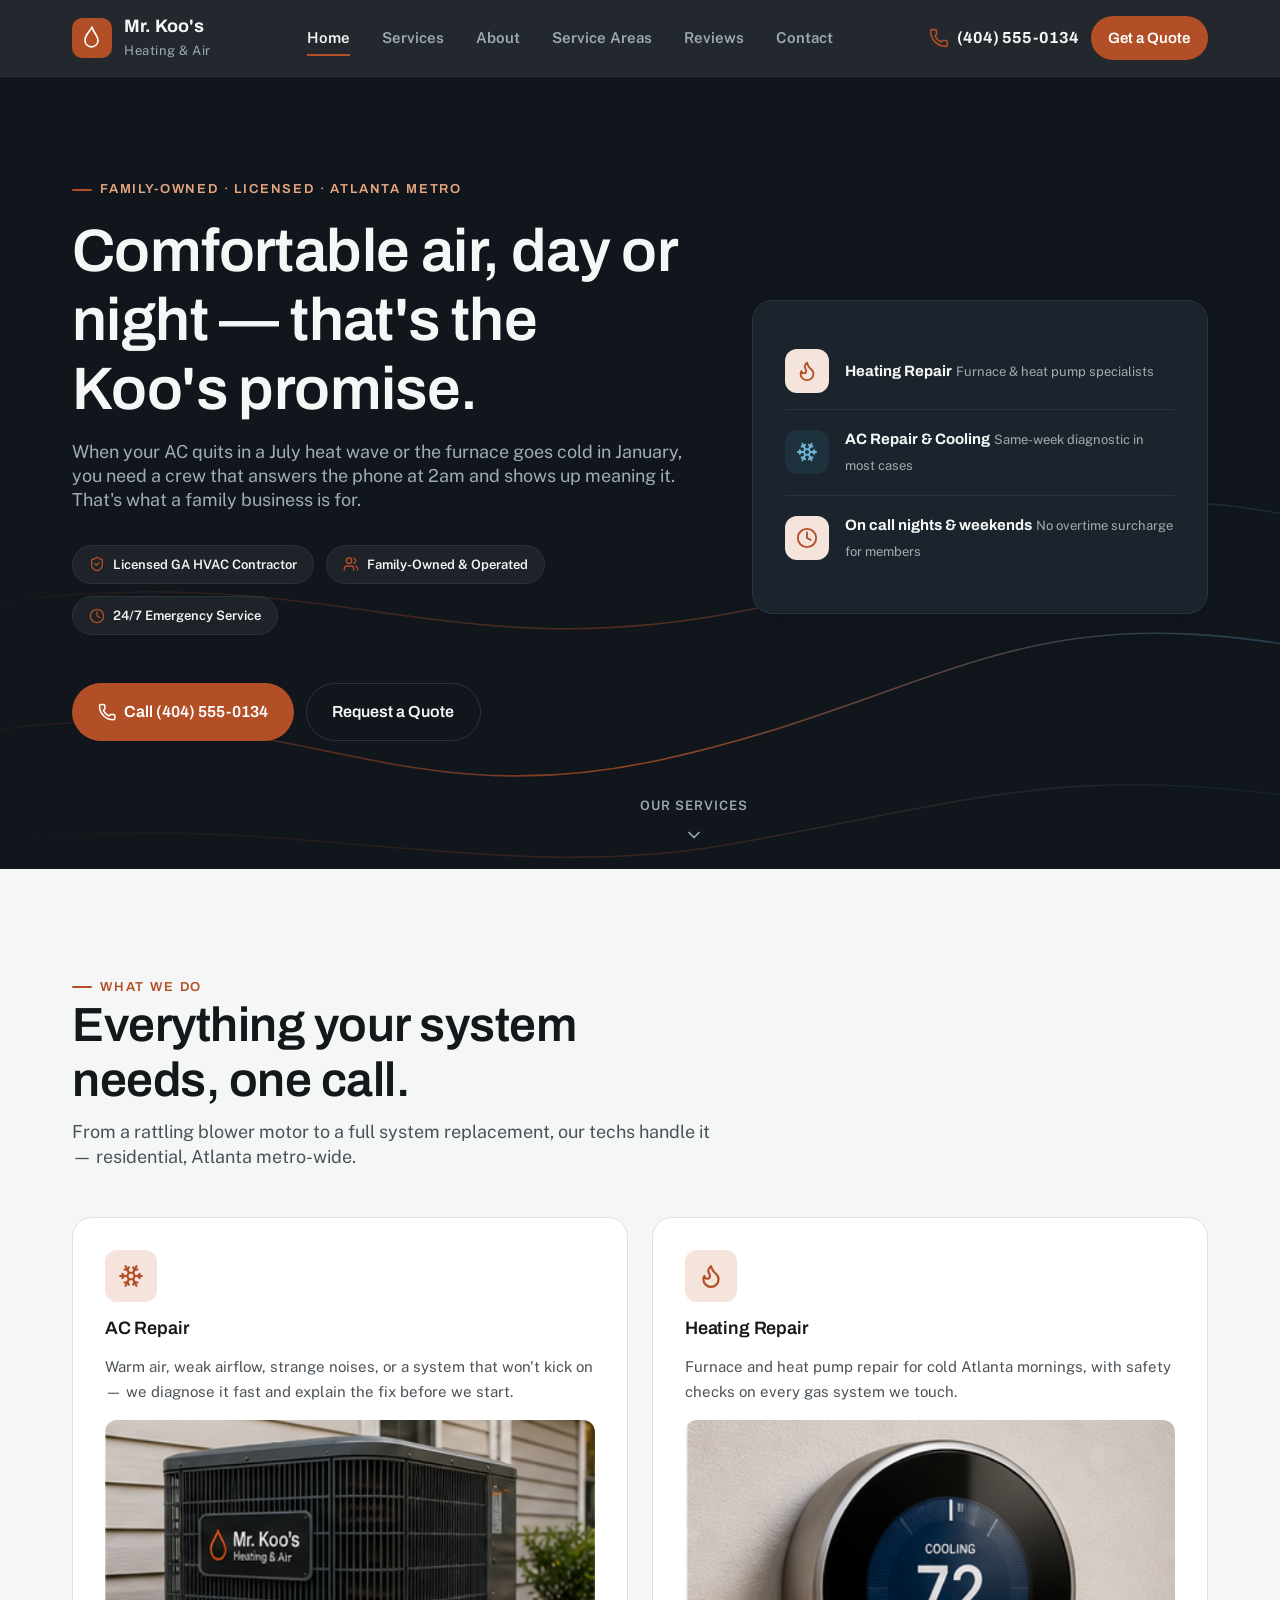
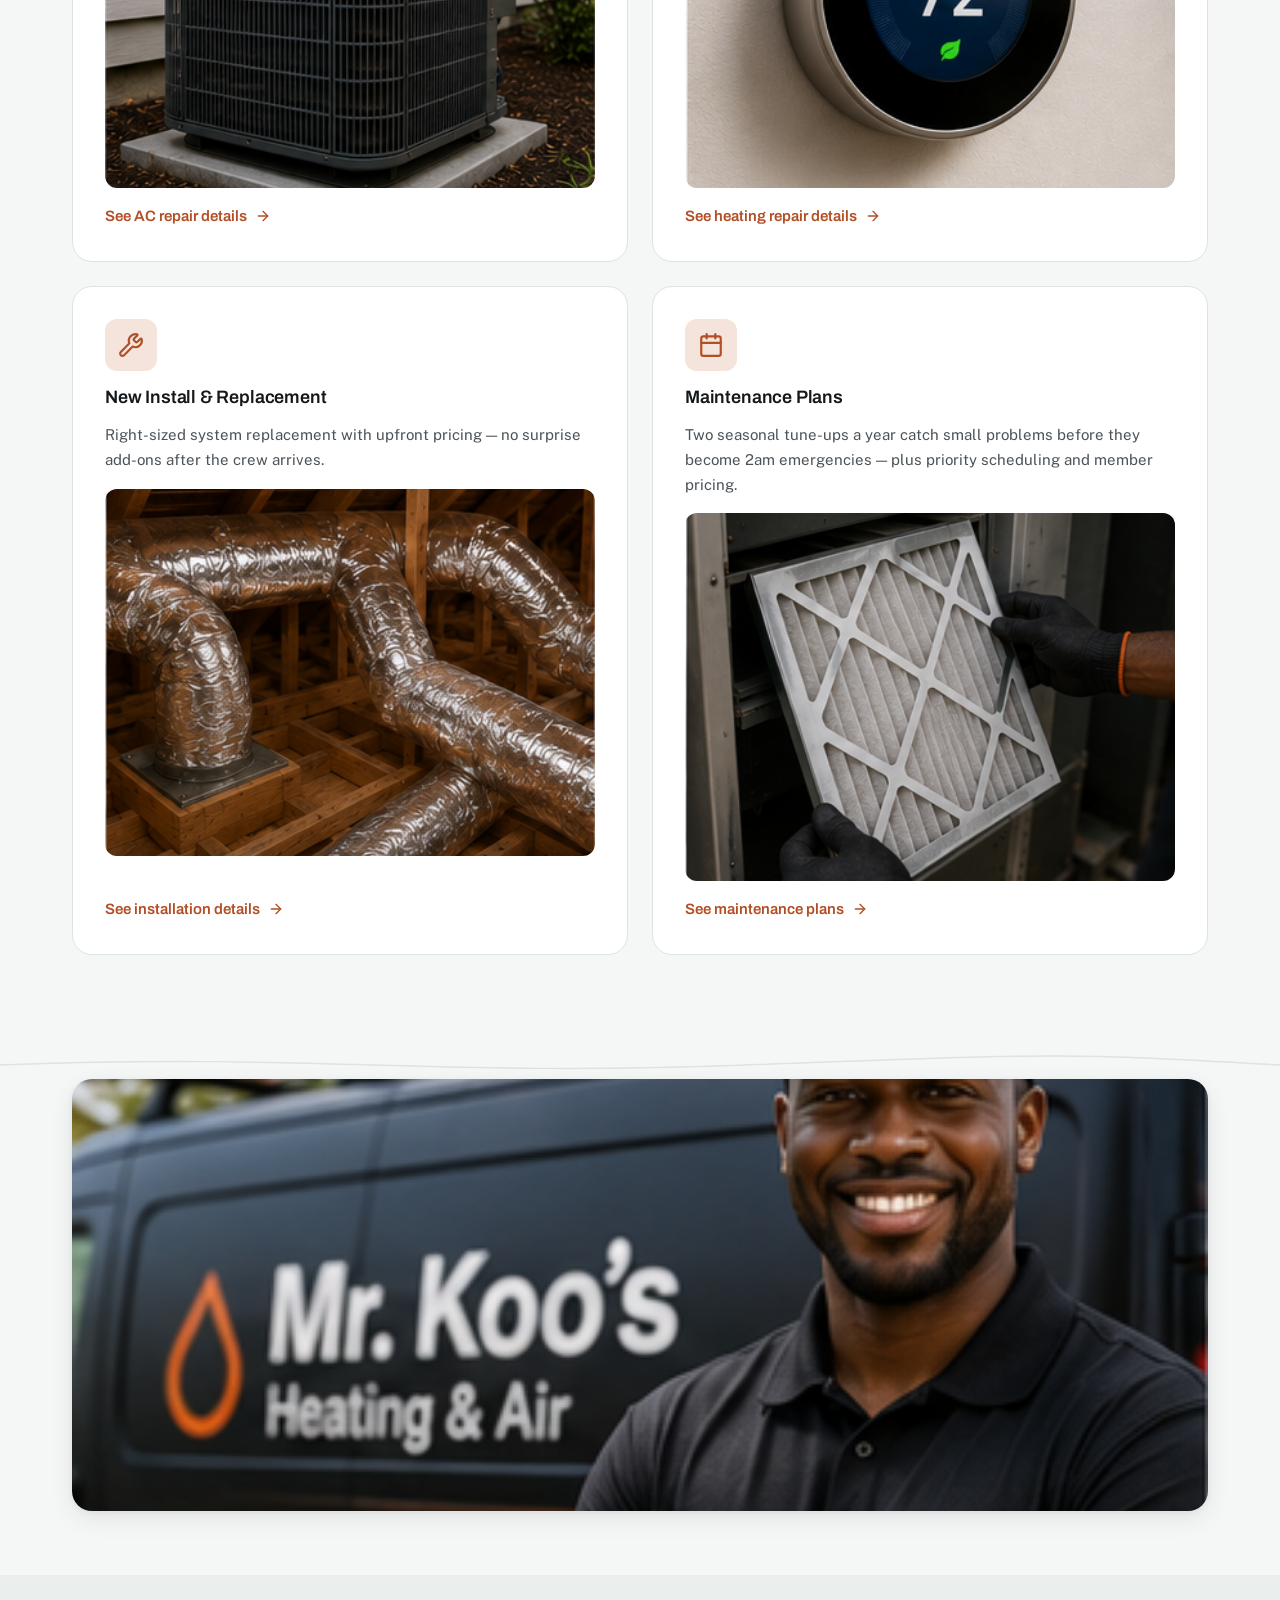
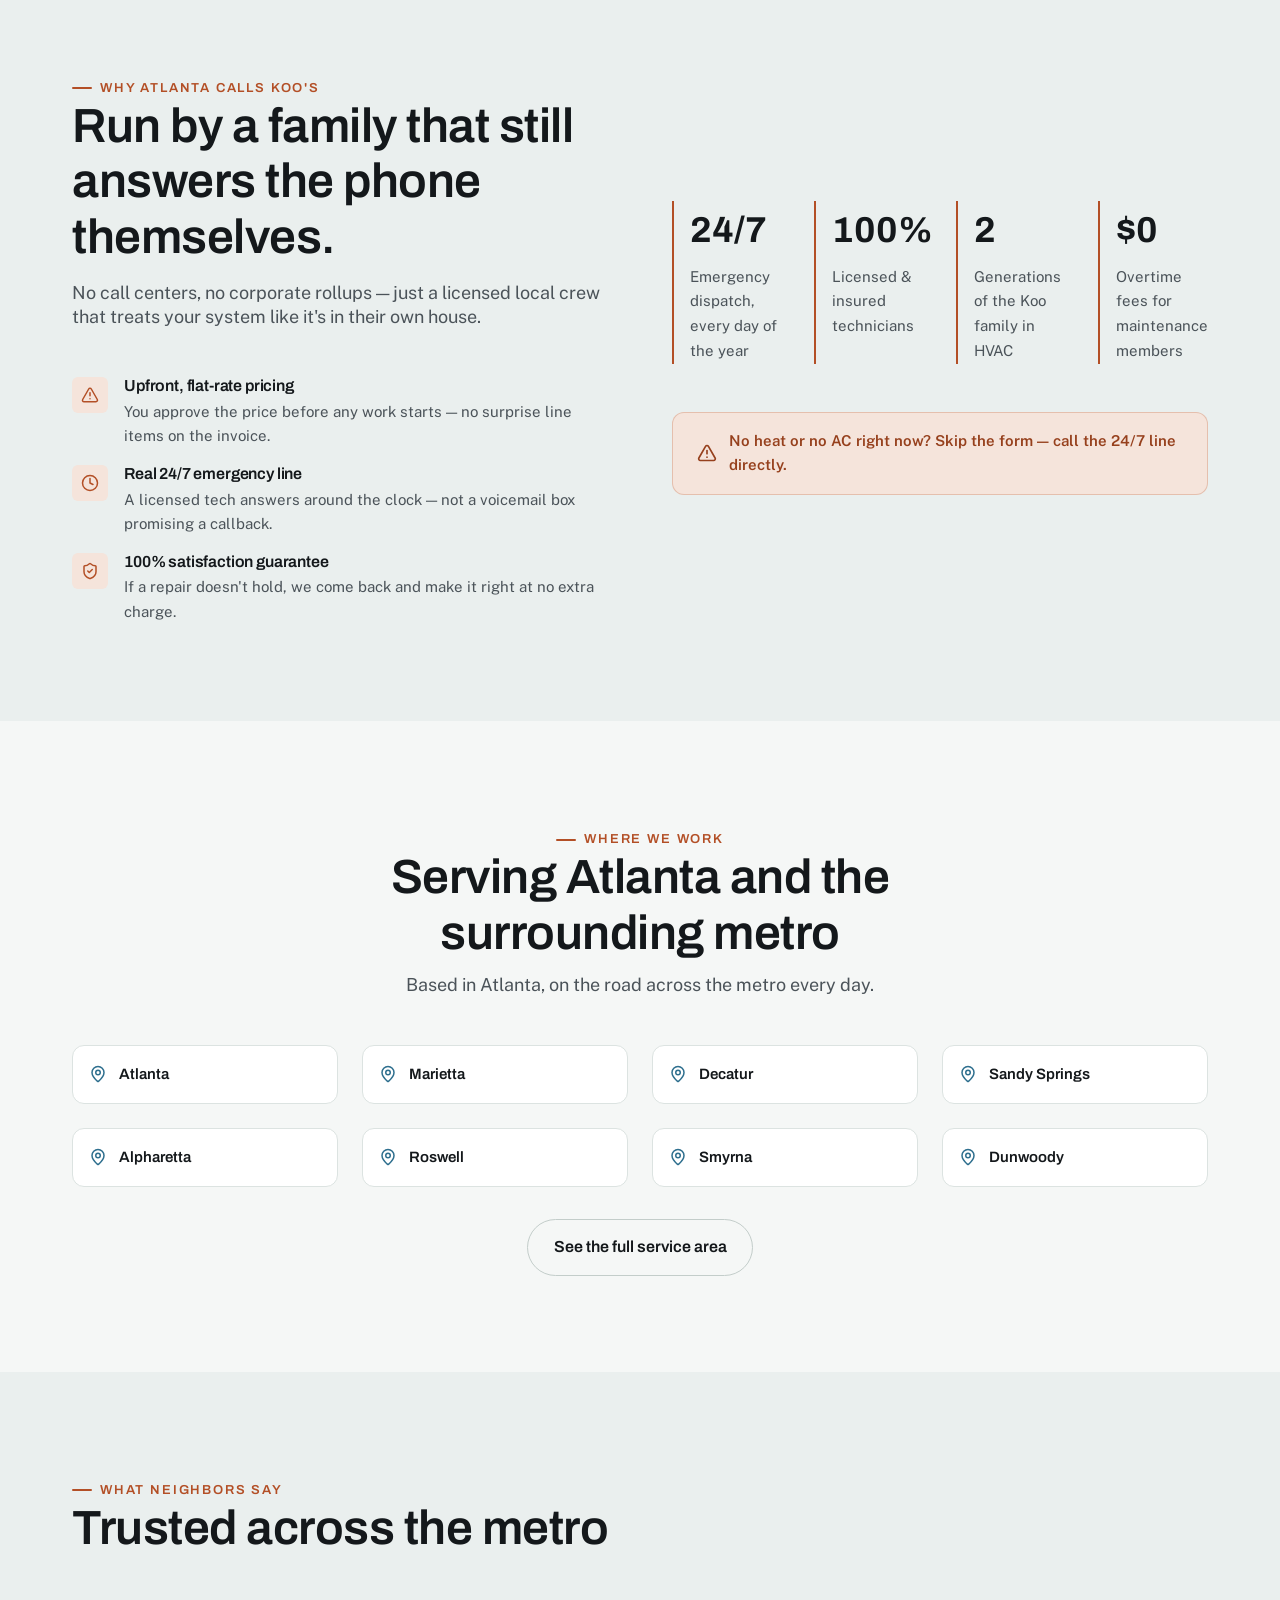
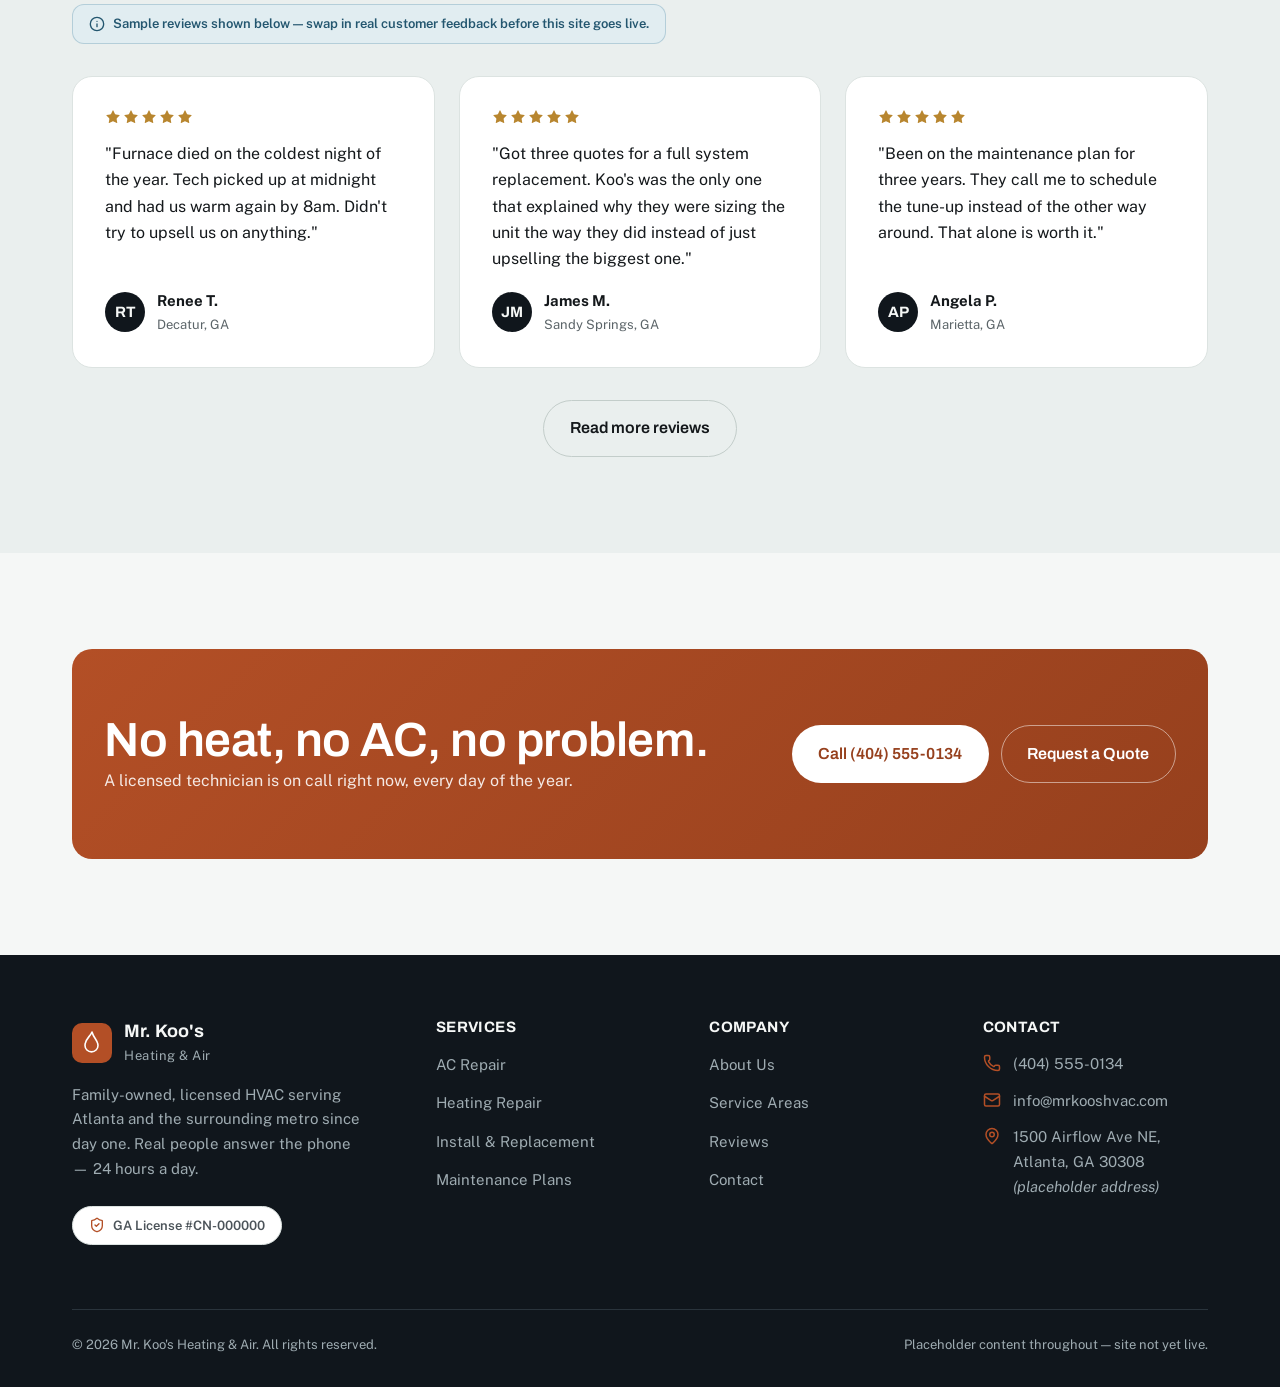
<file: index.html>
<!DOCTYPE html>
<html lang="en" class="no-js">
<head>
<meta charset="UTF-8" />
<script>document.documentElement.className = "js";</script>
<meta name="viewport" content="width=device-width, initial-scale=1" />
<title>Mr. Koo's Heating &amp; Air | Family-Owned HVAC in Atlanta, GA</title>
<meta name="description" content="Family-owned, licensed HVAC company serving Atlanta and the surrounding metro. 24/7 emergency AC &amp; heating repair, installation, and maintenance plans." />
<link rel="icon" type="image/svg+xml" href="assets/favicon.svg" />
<link rel="canonical" href="https://afortenberry.github.io/mr-koos-hvac/" />
<meta property="og:type" content="website" />
<meta property="og:site_name" content="Mr. Koo's Heating &amp; Air" />
<meta property="og:title" content="Mr. Koo's Heating &amp; Air | Family-Owned HVAC in Atlanta, GA" />
<meta property="og:description" content="Family-owned, licensed HVAC company serving Atlanta and the surrounding metro. 24/7 emergency AC &amp; heating repair, installation, and maintenance plans." />
<meta property="og:url" content="https://afortenberry.github.io/mr-koos-hvac/" />
<meta property="og:image" content="https://afortenberry.github.io/mr-koos-hvac/assets/Images/08_service_van_neighborhood.png" />
<meta name="twitter:card" content="summary_large_image" />
<meta name="twitter:title" content="Mr. Koo's Heating &amp; Air | Family-Owned HVAC in Atlanta, GA" />
<meta name="twitter:description" content="Family-owned, licensed HVAC company serving Atlanta and the surrounding metro. 24/7 emergency AC &amp; heating repair, installation, and maintenance plans." />
<link rel="preconnect" href="https://fonts.googleapis.com" />
<link rel="preconnect" href="https://fonts.gstatic.com" crossorigin />
<link href="https://fonts.googleapis.com/css2?family=Archivo:wght@600;700;800;900&family=Public+Sans:wght@400;500;600;700&display=swap" rel="stylesheet" />
<link rel="stylesheet" href="css/styles.css" />
<script type="application/ld+json">
{
  "@context": "https://schema.org",
  "@type": "HVACBusiness",
  "name": "Mr. Koo's Heating & Air",
  "image": "https://afortenberry.github.io/mr-koos-hvac/assets/Images/08_service_van_neighborhood.png",
  "telephone": "+1-404-555-0134",
  "email": "info@mrkooshvac.com",
  "priceRange": "$$",
  "address": {
    "@type": "PostalAddress",
    "streetAddress": "1500 Airflow Ave NE",
    "addressLocality": "Atlanta",
    "addressRegion": "GA",
    "postalCode": "30308",
    "addressCountry": "US"
  },
  "areaServed": ["Atlanta, GA","Marietta, GA","Sandy Springs, GA","Decatur, GA","Alpharetta, GA","Roswell, GA","Smyrna, GA","Dunwoody, GA"],
  "openingHoursSpecification": {
    "@type": "OpeningHoursSpecification",
    "dayOfWeek": ["Monday","Tuesday","Wednesday","Thursday","Friday","Saturday","Sunday"],
    "opens": "00:00",
    "closes": "23:59"
  },
  "url": "https://afortenberry.github.io/mr-koos-hvac/"
}
</script>
</head>
<body>
<a class="skip-link" href="#main">Skip to main content</a>

<header class="site-header">
  <div class="container header-inner">
    <a class="brand" href="index.html" aria-label="Mr. Koo's Heating & Air — home">
      <svg class="brand-mark" viewBox="0 0 40 40" fill="none" aria-hidden="true">
        <rect width="40" height="40" rx="10" fill="#B34F26"/>
        <path d="M20 9c1.6 6.2 6 8.4 6 13.4a6.5 6.5 0 1 1-13 0C13 15.9 18.4 13.5 20 9Z" stroke="#fff" stroke-width="1.6" stroke-linejoin="round"/>
      </svg>
      <span>
        <span class="brand-name">Mr. Koo's</span>
        <span class="brand-tag">Heating &amp; Air</span>
      </span>
    </a>

    <nav class="main-nav" aria-label="Primary">
      <ul>
        <li><a data-nav-link href="index.html" aria-current="page">Home</a></li>
        <li><a data-nav-link href="services/index.html">Services</a></li>
        <li><a data-nav-link href="about.html">About</a></li>
        <li><a data-nav-link href="service-areas.html">Service Areas</a></li>
        <li><a data-nav-link href="reviews.html">Reviews</a></li>
        <li><a data-nav-link href="contact.html">Contact</a></li>
      </ul>
    </nav>

    <div class="header-actions">
      <a class="header-phone" href="tel:+14045550134">
        <svg viewBox="0 0 24 24" fill="none" stroke="currentColor" stroke-width="2" stroke-linecap="round" stroke-linejoin="round" aria-hidden="true"><path d="M13.832 16.568a1 1 0 0 0 1.213-.303l.355-.465A2 2 0 0 1 17 15h3a2 2 0 0 1 2 2v3a2 2 0 0 1-2 2A18 18 0 0 1 2 4a2 2 0 0 1 2-2h3a2 2 0 0 1 2 2v3a2 2 0 0 1-.8 1.6l-.468.351a1 1 0 0 0-.292 1.233 14 14 0 0 0 6.392 6.384"/></svg>
        (404) 555-0134
      </a>
      <a class="btn btn-on-navy btn-sm" href="contact.html">Get a Quote</a>
      <button class="nav-toggle" aria-expanded="false" aria-controls="mobile-nav" aria-label="Open menu">
        <svg class="icon-open" viewBox="0 0 24 24" fill="none" stroke="currentColor" stroke-width="2" stroke-linecap="round" stroke-linejoin="round" aria-hidden="true"><path d="M4 5h16"/><path d="M4 12h16"/><path d="M4 19h16"/></svg>
        <svg class="icon-close" viewBox="0 0 24 24" fill="none" stroke="currentColor" stroke-width="2" stroke-linecap="round" stroke-linejoin="round" aria-hidden="true"><path d="M18 6 6 18"/><path d="m6 6 12 12"/></svg>
      </button>
    </div>
  </div>

  <div class="mobile-nav" id="mobile-nav">
    <nav aria-label="Mobile">
      <ul>
        <li><a href="index.html">Home</a></li>
        <li><a href="services/index.html">Services</a></li>
        <li><a href="about.html">About</a></li>
        <li><a href="service-areas.html">Service Areas</a></li>
        <li><a href="reviews.html">Reviews</a></li>
        <li><a href="contact.html">Contact</a></li>
      </ul>
    </nav>
    <a class="btn btn-primary btn-block" href="tel:+14045550134">Call (404) 555-0134</a>
  </div>
</header>

<main id="main">

  <!-- ================= HERO ================= -->
  <section class="hero">
    <svg class="hero-airflow" viewBox="0 0 1200 800" preserveAspectRatio="none" aria-hidden="true">
      <defs>
        <linearGradient id="airflowGradient" x1="0" y1="0" x2="1" y2="0">
          <stop offset="0%" stop-color="#B34F26" stop-opacity="0"/>
          <stop offset="50%" stop-color="#B34F26" stop-opacity="0.9"/>
          <stop offset="100%" stop-color="#2E6F8E" stop-opacity="0.5"/>
        </linearGradient>
      </defs>
      <path class="line-1" d="M-50 620 C 250 560, 350 700, 620 640 S 950 480, 1250 540" />
      <path class="line-2" d="M-50 500 C 300 440, 400 560, 700 500 S 1000 360, 1250 420" />
      <path class="line-3" d="M-50 720 C 250 680, 450 760, 680 720 S 1000 640, 1250 680" />
    </svg>

    <div class="container">
      <div class="hero-grid">
        <div class="hero-copy">
          <p class="eyebrow on-navy hero-enter hero-enter-1">Family-Owned &middot; Licensed &middot; Atlanta Metro</p>
          <h1 class="hero-enter hero-enter-2">Comfortable air, day or night &mdash; that's the Koo's promise.</h1>
          <p class="lede hero-enter hero-enter-3">When your AC quits in a July heat wave or the furnace goes cold in January, you need a crew that answers the phone at 2am and shows up meaning it. That's what a family business is for.</p>

          <div class="trust-row hero-enter hero-enter-4">
            <span class="trust-pill"><svg viewBox="0 0 24 24" fill="none" stroke="currentColor" stroke-width="2" stroke-linecap="round" stroke-linejoin="round" aria-hidden="true"><path d="M20 13c0 5-3.5 7.5-7.66 8.95a1 1 0 0 1-.67-.01C7.5 20.5 4 18 4 13V6a1 1 0 0 1 1-1c2 0 4.5-1.2 6.24-2.72a1.17 1.17 0 0 1 1.52 0C14.51 3.81 17 5 19 5a1 1 0 0 1 1 1z"/><path d="m9 12 2 2 4-4"/></svg> Licensed GA HVAC Contractor</span>
            <span class="trust-pill"><svg viewBox="0 0 24 24" fill="none" stroke="currentColor" stroke-width="2" stroke-linecap="round" stroke-linejoin="round" aria-hidden="true"><path d="M16 21v-2a4 4 0 0 0-4-4H6a4 4 0 0 0-4 4v2"/><path d="M16 3.128a4 4 0 0 1 0 7.744"/><path d="M22 21v-2a4 4 0 0 0-3-3.87"/><circle cx="9" cy="7" r="4"/></svg> Family-Owned &amp; Operated</span>
            <span class="trust-pill"><svg viewBox="0 0 24 24" fill="none" stroke="currentColor" stroke-width="2" stroke-linecap="round" stroke-linejoin="round" aria-hidden="true"><circle cx="12" cy="12" r="10"/><path d="M12 6v6l4 2"/></svg> 24/7 Emergency Service</span>
          </div>

          <div class="hero-cta-row hero-enter hero-enter-5">
            <a class="btn btn-primary" href="tel:+14045550134">
              <svg viewBox="0 0 24 24" fill="none" stroke="currentColor" stroke-width="2" stroke-linecap="round" stroke-linejoin="round" aria-hidden="true"><path d="M13.832 16.568a1 1 0 0 0 1.213-.303l.355-.465A2 2 0 0 1 17 15h3a2 2 0 0 1 2 2v3a2 2 0 0 1-2 2A18 18 0 0 1 2 4a2 2 0 0 1 2-2h3a2 2 0 0 1 2 2v3a2 2 0 0 1-.8 1.6l-.468.351a1 1 0 0 0-.292 1.233 14 14 0 0 0 6.392 6.384"/></svg>
              Call (404) 555-0134
            </a>
            <a class="btn btn-ghost-on-navy" href="contact.html">Request a Quote</a>
          </div>
        </div>

        <div class="hero-panel hero-enter">
          <div class="hero-panel-row">
            <span class="hero-panel-icon"><svg viewBox="0 0 24 24" fill="none" stroke="currentColor" stroke-width="2" stroke-linecap="round" stroke-linejoin="round" aria-hidden="true"><path d="M12 3q1 4 4 6.5t3 5.5a1 1 0 0 1-14 0 5 5 0 0 1 1-3 1 1 0 0 0 5 0c0-2-1.5-3-1.5-5q0-2 2.5-4"/></svg></span>
            <span>
              <span class="hero-panel-title">Heating Repair</span>
              <span class="hero-panel-sub">Furnace &amp; heat pump specialists</span>
            </span>
          </div>
          <div class="hero-panel-row coil">
            <span class="hero-panel-icon"><svg viewBox="0 0 24 24" fill="none" stroke="currentColor" stroke-width="2" stroke-linecap="round" stroke-linejoin="round" aria-hidden="true"><path d="m10 20-1.25-2.5L6 18"/><path d="M10 4 8.75 6.5 6 6"/><path d="m14 20 1.25-2.5L18 18"/><path d="m14 4 1.25 2.5L18 6"/><path d="m17 21-3-6h-4"/><path d="m17 3-3 6 1.5 3"/><path d="M2 12h6.5L10 9"/><path d="m20 10-1.5 2 1.5 2"/><path d="M22 12h-6.5L14 15"/><path d="m4 10 1.5 2L4 14"/><path d="m7 21 3-6-1.5-3"/><path d="m7 3 3 6h4"/></svg></span>
            <span>
              <span class="hero-panel-title">AC Repair &amp; Cooling</span>
              <span class="hero-panel-sub">Same-week diagnostic in most cases</span>
            </span>
          </div>
          <div class="hero-panel-row">
            <span class="hero-panel-icon"><svg viewBox="0 0 24 24" fill="none" stroke="currentColor" stroke-width="2" stroke-linecap="round" stroke-linejoin="round" aria-hidden="true"><circle cx="12" cy="12" r="10"/><path d="M12 6v6l4 2"/></svg></span>
            <span>
              <span class="hero-panel-title">On call nights &amp; weekends</span>
              <span class="hero-panel-sub">No overtime surcharge for members</span>
            </span>
          </div>
        </div>
      </div>
    </div>

    <div class="hero-scroll-cue" aria-hidden="true">
      <span>Our Services</span>
      <svg viewBox="0 0 24 24" fill="none" stroke="currentColor" stroke-width="2" stroke-linecap="round" stroke-linejoin="round"><path d="m6 9 6 6 6-6"/></svg>
    </div>
  </section>

  <!-- ================= SERVICES (bento) ================= -->
  <section class="section">
    <div class="container">
      <div class="section-head">
        <p class="eyebrow">What we do</p>
        <h2>Everything your system needs, one call.</h2>
        <p class="lede">From a rattling blower motor to a full system replacement, our techs handle it &mdash; residential, Atlanta metro-wide.</p>
      </div>

      <div class="grid grid-2">
        <article class="service-card reveal">
          <span class="service-card-icon"><svg viewBox="0 0 24 24" fill="none" stroke="currentColor" stroke-width="2" stroke-linecap="round" stroke-linejoin="round" aria-hidden="true"><path d="m10 20-1.25-2.5L6 18"/><path d="M10 4 8.75 6.5 6 6"/><path d="m14 20 1.25-2.5L18 18"/><path d="m14 4 1.25 2.5L18 6"/><path d="m17 21-3-6h-4"/><path d="m17 3-3 6 1.5 3"/><path d="M2 12h6.5L10 9"/><path d="m20 10-1.5 2 1.5 2"/><path d="M22 12h-6.5L14 15"/><path d="m4 10 1.5 2L4 14"/><path d="m7 21 3-6-1.5-3"/><path d="m7 3 3 6h4"/></svg></span>
          <h3>AC Repair</h3>
          <p>Warm air, weak airflow, strange noises, or a system that won't kick on &mdash; we diagnose it fast and explain the fix before we start.</p>
          <div class="service-card-photo"><img src="assets/Images/03_ac_condenser_unit.png" alt="" loading="lazy" width="400" height="300"></div>
          <a class="service-card-link" href="services/ac-repair.html">See AC repair details <svg viewBox="0 0 24 24" fill="none" stroke="currentColor" stroke-width="2" stroke-linecap="round" stroke-linejoin="round" aria-hidden="true"><path d="M5 12h14"/><path d="m12 5 7 7-7 7"/></svg></a>
        </article>

        <article class="service-card reveal">
          <span class="service-card-icon"><svg viewBox="0 0 24 24" fill="none" stroke="currentColor" stroke-width="2" stroke-linecap="round" stroke-linejoin="round" aria-hidden="true"><path d="M12 3q1 4 4 6.5t3 5.5a1 1 0 0 1-14 0 5 5 0 0 1 1-3 1 1 0 0 0 5 0c0-2-1.5-3-1.5-5q0-2 2.5-4"/></svg></span>
          <h3>Heating Repair</h3>
          <p>Furnace and heat pump repair for cold Atlanta mornings, with safety checks on every gas system we touch.</p>
          <div class="service-card-photo"><img src="assets/Images/04_smart_thermostat.png" alt="" loading="lazy" width="400" height="300"></div>
          <a class="service-card-link" href="services/heating-repair.html">See heating repair details <svg viewBox="0 0 24 24" fill="none" stroke="currentColor" stroke-width="2" stroke-linecap="round" stroke-linejoin="round" aria-hidden="true"><path d="M5 12h14"/><path d="m12 5 7 7-7 7"/></svg></a>
        </article>

        <article class="service-card reveal">
          <span class="service-card-icon"><svg viewBox="0 0 24 24" fill="none" stroke="currentColor" stroke-width="2" stroke-linecap="round" stroke-linejoin="round" aria-hidden="true"><path d="M14.7 6.3a1 1 0 0 0 0 1.4l1.6 1.6a1 1 0 0 0 1.4 0l3.106-3.105c.32-.322.863-.22.983.218a6 6 0 0 1-8.259 7.057l-7.91 7.91a1 1 0 0 1-2.999-3l7.91-7.91a6 6 0 0 1 7.057-8.259c.438.12.54.662.219.984z"/></svg></span>
          <h3>New Install &amp; Replacement</h3>
          <p>Right-sized system replacement with upfront pricing &mdash; no surprise add-ons after the crew arrives.</p>
          <div class="service-card-photo"><img src="assets/Images/10_attic_ductwork.png" alt="" loading="lazy" width="400" height="300"></div>
          <a class="service-card-link" href="services/installation.html">See installation details <svg viewBox="0 0 24 24" fill="none" stroke="currentColor" stroke-width="2" stroke-linecap="round" stroke-linejoin="round" aria-hidden="true"><path d="M5 12h14"/><path d="m12 5 7 7-7 7"/></svg></a>
        </article>

        <article class="service-card reveal">
          <span class="service-card-icon"><svg viewBox="0 0 24 24" fill="none" stroke="currentColor" stroke-width="2" stroke-linecap="round" stroke-linejoin="round" aria-hidden="true"><path d="M8 2v4"/><path d="M16 2v4"/><rect width="18" height="18" x="3" y="4" rx="2"/><path d="M3 10h18"/></svg></span>
          <h3>Maintenance Plans</h3>
          <p>Two seasonal tune-ups a year catch small problems before they become 2am emergencies &mdash; plus priority scheduling and member pricing.</p>
          <div class="service-card-photo"><img src="assets/Images/12_air_filter_replacement.png" alt="" loading="lazy" width="400" height="300"></div>
          <a class="service-card-link" href="services/maintenance-plans.html">See maintenance plans <svg viewBox="0 0 24 24" fill="none" stroke="currentColor" stroke-width="2" stroke-linecap="round" stroke-linejoin="round" aria-hidden="true"><path d="M5 12h14"/><path d="m12 5 7 7-7 7"/></svg></a>
        </article>
      </div>
    </div>
  </section>

  <svg class="duct-divider" viewBox="0 0 1200 28" preserveAspectRatio="none" aria-hidden="true"><path d="M0 14 C 300 2, 400 26, 700 14 S 1000 2, 1200 14"/></svg>

  <section class="section" style="padding-block: 0 var(--space-8);">
    <div class="container">
      <figure class="feature-photo reveal">
        <img src="assets/Images/01_branded_van_technician.png" alt="A Mr. Koo's Heating & Air technician with a branded service van" width="1600" height="610" loading="lazy">
      </figure>
    </div>
  </section>

  <!-- ================= WHY US ================= -->
  <section class="section section-alt">
    <div class="container">
      <div class="grid grid-2" style="align-items:center; gap: var(--space-8);">
        <div class="reveal">
          <p class="eyebrow">Why Atlanta calls Koo's</p>
          <h2>Run by a family that still answers the phone themselves.</h2>
          <p class="lede" style="margin-top: var(--space-4);">No call centers, no corporate rollups &mdash; just a licensed local crew that treats your system like it's in their own house.</p>

          <div class="feature-list" style="margin-top: var(--space-7);">
            <div class="feature-item">
              <span class="feature-icon"><svg viewBox="0 0 24 24" fill="none" stroke="currentColor" stroke-width="2" stroke-linecap="round" stroke-linejoin="round" aria-hidden="true"><path d="m21.73 18-8-14a2 2 0 0 0-3.48 0l-8 14A2 2 0 0 0 4 21h16a2 2 0 0 0 1.73-3"/><path d="M12 9v4"/><path d="M12 17h.01"/></svg></span>
              <div>
                <h4>Upfront, flat-rate pricing</h4>
                <p>You approve the price before any work starts &mdash; no surprise line items on the invoice.</p>
              </div>
            </div>
            <div class="feature-item">
              <span class="feature-icon"><svg viewBox="0 0 24 24" fill="none" stroke="currentColor" stroke-width="2" stroke-linecap="round" stroke-linejoin="round" aria-hidden="true"><circle cx="12" cy="12" r="10"/><path d="M12 6v6l4 2"/></svg></span>
              <div>
                <h4>Real 24/7 emergency line</h4>
                <p>A licensed tech answers around the clock &mdash; not a voicemail box promising a callback.</p>
              </div>
            </div>
            <div class="feature-item">
              <span class="feature-icon"><svg viewBox="0 0 24 24" fill="none" stroke="currentColor" stroke-width="2" stroke-linecap="round" stroke-linejoin="round" aria-hidden="true"><path d="M20 13c0 5-3.5 7.5-7.66 8.95a1 1 0 0 1-.67-.01C7.5 20.5 4 18 4 13V6a1 1 0 0 1 1-1c2 0 4.5-1.2 6.24-2.72a1.17 1.17 0 0 1 1.52 0C14.51 3.81 17 5 19 5a1 1 0 0 1 1 1z"/><path d="m9 12 2 2 4-4"/></svg></span>
              <div>
                <h4>100% satisfaction guarantee</h4>
                <p>If a repair doesn't hold, we come back and make it right at no extra charge.</p>
              </div>
            </div>
          </div>
        </div>

        <div class="reveal">
          <div class="stat-row">
            <div class="stat"><div class="stat-num">24/7</div><div class="stat-label">Emergency dispatch, every day of the year</div></div>
            <div class="stat"><div class="stat-num">100%</div><div class="stat-label">Licensed &amp; insured technicians</div></div>
            <div class="stat"><div class="stat-num">2</div><div class="stat-label">Generations of the Koo family in HVAC</div></div>
            <div class="stat"><div class="stat-num">$0</div><div class="stat-label">Overtime fees for maintenance members</div></div>
          </div>

          <div class="emergency-strip" style="margin-top: var(--space-7);">
            <svg viewBox="0 0 24 24" fill="none" stroke="currentColor" stroke-width="2" stroke-linecap="round" stroke-linejoin="round" aria-hidden="true"><path d="m21.73 18-8-14a2 2 0 0 0-3.48 0l-8 14A2 2 0 0 0 4 21h16a2 2 0 0 0 1.73-3"/><path d="M12 9v4"/><path d="M12 17h.01"/></svg>
            No heat or no AC right now? Skip the form &mdash; call the 24/7 line directly.
          </div>
        </div>
      </div>
    </div>
  </section>

  <!-- ================= SERVICE AREA TEASER ================= -->
  <section class="section">
    <div class="container">
      <div class="section-head center mx-auto">
        <p class="eyebrow" style="justify-content:center;">Where we work</p>
        <h2>Serving Atlanta and the surrounding metro</h2>
        <p class="lede mx-auto" style="text-align:center;">Based in Atlanta, on the road across the metro every day.</p>
      </div>

      <div class="grid grid-4">
        <a class="area-chip reveal" href="service-areas.html"><svg viewBox="0 0 24 24" fill="none" stroke="currentColor" stroke-width="2" stroke-linecap="round" stroke-linejoin="round" aria-hidden="true"><path d="M20 10c0 4.993-5.539 10.193-7.399 11.799a1 1 0 0 1-1.202 0C9.539 20.193 4 14.993 4 10a8 8 0 0 1 16 0"/><circle cx="12" cy="10" r="3"/></svg> Atlanta</a>
        <a class="area-chip reveal" href="service-areas.html"><svg viewBox="0 0 24 24" fill="none" stroke="currentColor" stroke-width="2" stroke-linecap="round" stroke-linejoin="round" aria-hidden="true"><path d="M20 10c0 4.993-5.539 10.193-7.399 11.799a1 1 0 0 1-1.202 0C9.539 20.193 4 14.993 4 10a8 8 0 0 1 16 0"/><circle cx="12" cy="10" r="3"/></svg> Marietta</a>
        <a class="area-chip reveal" href="service-areas.html"><svg viewBox="0 0 24 24" fill="none" stroke="currentColor" stroke-width="2" stroke-linecap="round" stroke-linejoin="round" aria-hidden="true"><path d="M20 10c0 4.993-5.539 10.193-7.399 11.799a1 1 0 0 1-1.202 0C9.539 20.193 4 14.993 4 10a8 8 0 0 1 16 0"/><circle cx="12" cy="10" r="3"/></svg> Decatur</a>
        <a class="area-chip reveal" href="service-areas.html"><svg viewBox="0 0 24 24" fill="none" stroke="currentColor" stroke-width="2" stroke-linecap="round" stroke-linejoin="round" aria-hidden="true"><path d="M20 10c0 4.993-5.539 10.193-7.399 11.799a1 1 0 0 1-1.202 0C9.539 20.193 4 14.993 4 10a8 8 0 0 1 16 0"/><circle cx="12" cy="10" r="3"/></svg> Sandy Springs</a>
        <a class="area-chip reveal" href="service-areas.html"><svg viewBox="0 0 24 24" fill="none" stroke="currentColor" stroke-width="2" stroke-linecap="round" stroke-linejoin="round" aria-hidden="true"><path d="M20 10c0 4.993-5.539 10.193-7.399 11.799a1 1 0 0 1-1.202 0C9.539 20.193 4 14.993 4 10a8 8 0 0 1 16 0"/><circle cx="12" cy="10" r="3"/></svg> Alpharetta</a>
        <a class="area-chip reveal" href="service-areas.html"><svg viewBox="0 0 24 24" fill="none" stroke="currentColor" stroke-width="2" stroke-linecap="round" stroke-linejoin="round" aria-hidden="true"><path d="M20 10c0 4.993-5.539 10.193-7.399 11.799a1 1 0 0 1-1.202 0C9.539 20.193 4 14.993 4 10a8 8 0 0 1 16 0"/><circle cx="12" cy="10" r="3"/></svg> Roswell</a>
        <a class="area-chip reveal" href="service-areas.html"><svg viewBox="0 0 24 24" fill="none" stroke="currentColor" stroke-width="2" stroke-linecap="round" stroke-linejoin="round" aria-hidden="true"><path d="M20 10c0 4.993-5.539 10.193-7.399 11.799a1 1 0 0 1-1.202 0C9.539 20.193 4 14.993 4 10a8 8 0 0 1 16 0"/><circle cx="12" cy="10" r="3"/></svg> Smyrna</a>
        <a class="area-chip reveal" href="service-areas.html"><svg viewBox="0 0 24 24" fill="none" stroke="currentColor" stroke-width="2" stroke-linecap="round" stroke-linejoin="round" aria-hidden="true"><path d="M20 10c0 4.993-5.539 10.193-7.399 11.799a1 1 0 0 1-1.202 0C9.539 20.193 4 14.993 4 10a8 8 0 0 1 16 0"/><circle cx="12" cy="10" r="3"/></svg> Dunwoody</a>
      </div>
      <p class="text-center" style="margin-top: var(--space-6);"><a class="btn btn-secondary" href="service-areas.html">See the full service area</a></p>
    </div>
  </section>

  <!-- ================= TESTIMONIALS ================= -->
  <section class="section section-alt">
    <div class="container">
      <div class="section-head">
        <p class="eyebrow">What neighbors say</p>
        <h2>Trusted across the metro</h2>
      </div>

      <div class="placeholder-flag">
        <svg viewBox="0 0 24 24" fill="none" stroke="currentColor" stroke-width="2" stroke-linecap="round" stroke-linejoin="round" aria-hidden="true"><circle cx="12" cy="12" r="10"/><path d="M12 16v-4"/><path d="M12 8h.01"/></svg>
        Sample reviews shown below &mdash; swap in real customer feedback before this site goes live.
      </div>

      <div class="grid grid-3">
        <div class="testimonial-card reveal">
          <div class="stars" aria-label="5 out of 5 stars">
            <svg viewBox="0 0 24 24" fill="currentColor" aria-hidden="true"><path d="M11.525 2.295a.53.53 0 0 1 .95 0l2.31 4.679a2.123 2.123 0 0 0 1.595 1.16l5.166.756a.53.53 0 0 1 .294.904l-3.736 3.638a2.123 2.123 0 0 0-.611 1.878l.882 5.14a.53.53 0 0 1-.771.56l-4.618-2.428a2.122 2.122 0 0 0-1.973 0L6.396 21.01a.53.53 0 0 1-.77-.56l.881-5.139a2.122 2.122 0 0 0-.611-1.879L2.16 9.795a.53.53 0 0 1 .294-.906l5.165-.755a2.122 2.122 0 0 0 1.597-1.16z"/></svg>
            <svg viewBox="0 0 24 24" fill="currentColor" aria-hidden="true"><path d="M11.525 2.295a.53.53 0 0 1 .95 0l2.31 4.679a2.123 2.123 0 0 0 1.595 1.16l5.166.756a.53.53 0 0 1 .294.904l-3.736 3.638a2.123 2.123 0 0 0-.611 1.878l.882 5.14a.53.53 0 0 1-.771.56l-4.618-2.428a2.122 2.122 0 0 0-1.973 0L6.396 21.01a.53.53 0 0 1-.77-.56l.881-5.139a2.122 2.122 0 0 0-.611-1.879L2.16 9.795a.53.53 0 0 1 .294-.906l5.165-.755a2.122 2.122 0 0 0 1.597-1.16z"/></svg>
            <svg viewBox="0 0 24 24" fill="currentColor" aria-hidden="true"><path d="M11.525 2.295a.53.53 0 0 1 .95 0l2.31 4.679a2.123 2.123 0 0 0 1.595 1.16l5.166.756a.53.53 0 0 1 .294.904l-3.736 3.638a2.123 2.123 0 0 0-.611 1.878l.882 5.14a.53.53 0 0 1-.771.56l-4.618-2.428a2.122 2.122 0 0 0-1.973 0L6.396 21.01a.53.53 0 0 1-.77-.56l.881-5.139a2.122 2.122 0 0 0-.611-1.879L2.16 9.795a.53.53 0 0 1 .294-.906l5.165-.755a2.122 2.122 0 0 0 1.597-1.16z"/></svg>
            <svg viewBox="0 0 24 24" fill="currentColor" aria-hidden="true"><path d="M11.525 2.295a.53.53 0 0 1 .95 0l2.31 4.679a2.123 2.123 0 0 0 1.595 1.16l5.166.756a.53.53 0 0 1 .294.904l-3.736 3.638a2.123 2.123 0 0 0-.611 1.878l.882 5.14a.53.53 0 0 1-.771.56l-4.618-2.428a2.122 2.122 0 0 0-1.973 0L6.396 21.01a.53.53 0 0 1-.77-.56l.881-5.139a2.122 2.122 0 0 0-.611-1.879L2.16 9.795a.53.53 0 0 1 .294-.906l5.165-.755a2.122 2.122 0 0 0 1.597-1.16z"/></svg>
            <svg viewBox="0 0 24 24" fill="currentColor" aria-hidden="true"><path d="M11.525 2.295a.53.53 0 0 1 .95 0l2.31 4.679a2.123 2.123 0 0 0 1.595 1.16l5.166.756a.53.53 0 0 1 .294.904l-3.736 3.638a2.123 2.123 0 0 0-.611 1.878l.882 5.14a.53.53 0 0 1-.771.56l-4.618-2.428a2.122 2.122 0 0 0-1.973 0L6.396 21.01a.53.53 0 0 1-.77-.56l.881-5.139a2.122 2.122 0 0 0-.611-1.879L2.16 9.795a.53.53 0 0 1 .294-.906l5.165-.755a2.122 2.122 0 0 0 1.597-1.16z"/></svg>
          </div>
          <p class="testimonial-quote">"Furnace died on the coldest night of the year. Tech picked up at midnight and had us warm again by 8am. Didn't try to upsell us on anything."</p>
          <div class="testimonial-meta">
            <span class="avatar">RT</span>
            <div><div class="testimonial-name">Renee T.</div><div class="testimonial-loc">Decatur, GA</div></div>
          </div>
        </div>

        <div class="testimonial-card reveal">
          <div class="stars" aria-label="5 out of 5 stars">
            <svg viewBox="0 0 24 24" fill="currentColor" aria-hidden="true"><path d="M11.525 2.295a.53.53 0 0 1 .95 0l2.31 4.679a2.123 2.123 0 0 0 1.595 1.16l5.166.756a.53.53 0 0 1 .294.904l-3.736 3.638a2.123 2.123 0 0 0-.611 1.878l.882 5.14a.53.53 0 0 1-.771.56l-4.618-2.428a2.122 2.122 0 0 0-1.973 0L6.396 21.01a.53.53 0 0 1-.77-.56l.881-5.139a2.122 2.122 0 0 0-.611-1.879L2.16 9.795a.53.53 0 0 1 .294-.906l5.165-.755a2.122 2.122 0 0 0 1.597-1.16z"/></svg>
            <svg viewBox="0 0 24 24" fill="currentColor" aria-hidden="true"><path d="M11.525 2.295a.53.53 0 0 1 .95 0l2.31 4.679a2.123 2.123 0 0 0 1.595 1.16l5.166.756a.53.53 0 0 1 .294.904l-3.736 3.638a2.123 2.123 0 0 0-.611 1.878l.882 5.14a.53.53 0 0 1-.771.56l-4.618-2.428a2.122 2.122 0 0 0-1.973 0L6.396 21.01a.53.53 0 0 1-.77-.56l.881-5.139a2.122 2.122 0 0 0-.611-1.879L2.16 9.795a.53.53 0 0 1 .294-.906l5.165-.755a2.122 2.122 0 0 0 1.597-1.16z"/></svg>
            <svg viewBox="0 0 24 24" fill="currentColor" aria-hidden="true"><path d="M11.525 2.295a.53.53 0 0 1 .95 0l2.31 4.679a2.123 2.123 0 0 0 1.595 1.16l5.166.756a.53.53 0 0 1 .294.904l-3.736 3.638a2.123 2.123 0 0 0-.611 1.878l.882 5.14a.53.53 0 0 1-.771.56l-4.618-2.428a2.122 2.122 0 0 0-1.973 0L6.396 21.01a.53.53 0 0 1-.77-.56l.881-5.139a2.122 2.122 0 0 0-.611-1.879L2.16 9.795a.53.53 0 0 1 .294-.906l5.165-.755a2.122 2.122 0 0 0 1.597-1.16z"/></svg>
            <svg viewBox="0 0 24 24" fill="currentColor" aria-hidden="true"><path d="M11.525 2.295a.53.53 0 0 1 .95 0l2.31 4.679a2.123 2.123 0 0 0 1.595 1.16l5.166.756a.53.53 0 0 1 .294.904l-3.736 3.638a2.123 2.123 0 0 0-.611 1.878l.882 5.14a.53.53 0 0 1-.771.56l-4.618-2.428a2.122 2.122 0 0 0-1.973 0L6.396 21.01a.53.53 0 0 1-.77-.56l.881-5.139a2.122 2.122 0 0 0-.611-1.879L2.16 9.795a.53.53 0 0 1 .294-.906l5.165-.755a2.122 2.122 0 0 0 1.597-1.16z"/></svg>
            <svg viewBox="0 0 24 24" fill="currentColor" aria-hidden="true"><path d="M11.525 2.295a.53.53 0 0 1 .95 0l2.31 4.679a2.123 2.123 0 0 0 1.595 1.16l5.166.756a.53.53 0 0 1 .294.904l-3.736 3.638a2.123 2.123 0 0 0-.611 1.878l.882 5.14a.53.53 0 0 1-.771.56l-4.618-2.428a2.122 2.122 0 0 0-1.973 0L6.396 21.01a.53.53 0 0 1-.77-.56l.881-5.139a2.122 2.122 0 0 0-.611-1.879L2.16 9.795a.53.53 0 0 1 .294-.906l5.165-.755a2.122 2.122 0 0 0 1.597-1.16z"/></svg>
          </div>
          <p class="testimonial-quote">"Got three quotes for a full system replacement. Koo's was the only one that explained why they were sizing the unit the way they did instead of just upselling the biggest one."</p>
          <div class="testimonial-meta">
            <span class="avatar">JM</span>
            <div><div class="testimonial-name">James M.</div><div class="testimonial-loc">Sandy Springs, GA</div></div>
          </div>
        </div>

        <div class="testimonial-card reveal">
          <div class="stars" aria-label="5 out of 5 stars">
            <svg viewBox="0 0 24 24" fill="currentColor" aria-hidden="true"><path d="M11.525 2.295a.53.53 0 0 1 .95 0l2.31 4.679a2.123 2.123 0 0 0 1.595 1.16l5.166.756a.53.53 0 0 1 .294.904l-3.736 3.638a2.123 2.123 0 0 0-.611 1.878l.882 5.14a.53.53 0 0 1-.771.56l-4.618-2.428a2.122 2.122 0 0 0-1.973 0L6.396 21.01a.53.53 0 0 1-.77-.56l.881-5.139a2.122 2.122 0 0 0-.611-1.879L2.16 9.795a.53.53 0 0 1 .294-.906l5.165-.755a2.122 2.122 0 0 0 1.597-1.16z"/></svg>
            <svg viewBox="0 0 24 24" fill="currentColor" aria-hidden="true"><path d="M11.525 2.295a.53.53 0 0 1 .95 0l2.31 4.679a2.123 2.123 0 0 0 1.595 1.16l5.166.756a.53.53 0 0 1 .294.904l-3.736 3.638a2.123 2.123 0 0 0-.611 1.878l.882 5.14a.53.53 0 0 1-.771.56l-4.618-2.428a2.122 2.122 0 0 0-1.973 0L6.396 21.01a.53.53 0 0 1-.77-.56l.881-5.139a2.122 2.122 0 0 0-.611-1.879L2.16 9.795a.53.53 0 0 1 .294-.906l5.165-.755a2.122 2.122 0 0 0 1.597-1.16z"/></svg>
            <svg viewBox="0 0 24 24" fill="currentColor" aria-hidden="true"><path d="M11.525 2.295a.53.53 0 0 1 .95 0l2.31 4.679a2.123 2.123 0 0 0 1.595 1.16l5.166.756a.53.53 0 0 1 .294.904l-3.736 3.638a2.123 2.123 0 0 0-.611 1.878l.882 5.14a.53.53 0 0 1-.771.56l-4.618-2.428a2.122 2.122 0 0 0-1.973 0L6.396 21.01a.53.53 0 0 1-.77-.56l.881-5.139a2.122 2.122 0 0 0-.611-1.879L2.16 9.795a.53.53 0 0 1 .294-.906l5.165-.755a2.122 2.122 0 0 0 1.597-1.16z"/></svg>
            <svg viewBox="0 0 24 24" fill="currentColor" aria-hidden="true"><path d="M11.525 2.295a.53.53 0 0 1 .95 0l2.31 4.679a2.123 2.123 0 0 0 1.595 1.16l5.166.756a.53.53 0 0 1 .294.904l-3.736 3.638a2.123 2.123 0 0 0-.611 1.878l.882 5.14a.53.53 0 0 1-.771.56l-4.618-2.428a2.122 2.122 0 0 0-1.973 0L6.396 21.01a.53.53 0 0 1-.77-.56l.881-5.139a2.122 2.122 0 0 0-.611-1.879L2.16 9.795a.53.53 0 0 1 .294-.906l5.165-.755a2.122 2.122 0 0 0 1.597-1.16z"/></svg>
            <svg viewBox="0 0 24 24" fill="currentColor" aria-hidden="true"><path d="M11.525 2.295a.53.53 0 0 1 .95 0l2.31 4.679a2.123 2.123 0 0 0 1.595 1.16l5.166.756a.53.53 0 0 1 .294.904l-3.736 3.638a2.123 2.123 0 0 0-.611 1.878l.882 5.14a.53.53 0 0 1-.771.56l-4.618-2.428a2.122 2.122 0 0 0-1.973 0L6.396 21.01a.53.53 0 0 1-.77-.56l.881-5.139a2.122 2.122 0 0 0-.611-1.879L2.16 9.795a.53.53 0 0 1 .294-.906l5.165-.755a2.122 2.122 0 0 0 1.597-1.16z"/></svg>
          </div>
          <p class="testimonial-quote">"Been on the maintenance plan for three years. They call me to schedule the tune-up instead of the other way around. That alone is worth it."</p>
          <div class="testimonial-meta">
            <span class="avatar">AP</span>
            <div><div class="testimonial-name">Angela P.</div><div class="testimonial-loc">Marietta, GA</div></div>
          </div>
        </div>
      </div>
      <p class="text-center" style="margin-top: var(--space-6);"><a class="btn btn-secondary" href="reviews.html">Read more reviews</a></p>
    </div>
  </section>

  <!-- ================= FINAL CTA ================= -->
  <section class="section">
    <div class="container">
      <div class="cta-band reveal">
        <div>
          <h2>No heat, no AC, no problem.</h2>
          <p>A licensed technician is on call right now, every day of the year.</p>
        </div>
        <div class="cta-band-actions">
          <a class="btn btn-secondary" href="tel:+14045550134">Call (404) 555-0134</a>
          <a class="btn btn-ghost-on-navy" style="border-color:rgba(255,255,255,0.5); color:#fff;" href="contact.html">Request a Quote</a>
        </div>
      </div>
    </div>
  </section>

</main>

<footer class="site-footer">
  <div class="container">
    <div class="footer-grid">
      <div class="footer-brand">
        <a class="brand" href="index.html" aria-label="Mr. Koo's Heating & Air — home">
          <svg class="brand-mark" viewBox="0 0 40 40" fill="none" aria-hidden="true">
        <rect width="40" height="40" rx="10" fill="#B34F26"/>
        <path d="M20 9c1.6 6.2 6 8.4 6 13.4a6.5 6.5 0 1 1-13 0C13 15.9 18.4 13.5 20 9Z" stroke="#fff" stroke-width="1.6" stroke-linejoin="round"/>
      </svg>
      <span>
        <span class="brand-name">Mr. Koo's</span>
        <span class="brand-tag">Heating &amp; Air</span>
      </span>
        </a>
        <p>Family-owned, licensed HVAC serving Atlanta and the surrounding metro since day one. Real people answer the phone &mdash; 24 hours a day.</p>
        <div class="badge-row" style="margin-top: var(--space-5);">
          <span class="badge"><svg viewBox="0 0 24 24" fill="none" stroke="currentColor" stroke-width="2" stroke-linecap="round" stroke-linejoin="round" aria-hidden="true"><path d="M20 13c0 5-3.5 7.5-7.66 8.95a1 1 0 0 1-.67-.01C7.5 20.5 4 18 4 13V6a1 1 0 0 1 1-1c2 0 4.5-1.2 6.24-2.72a1.17 1.17 0 0 1 1.52 0C14.51 3.81 17 5 19 5a1 1 0 0 1 1 1z"/><path d="m9 12 2 2 4-4"/></svg> GA License #CN-000000</span>
        </div>
      </div>

      <nav class="footer-col" aria-label="Services">
        <h3 class="footer-heading">Services</h3>
        <ul>
          <li><a href="services/ac-repair.html">AC Repair</a></li>
          <li><a href="services/heating-repair.html">Heating Repair</a></li>
          <li><a href="services/installation.html">Install &amp; Replacement</a></li>
          <li><a href="services/maintenance-plans.html">Maintenance Plans</a></li>
        </ul>
      </nav>

      <nav class="footer-col" aria-label="Company">
        <h3 class="footer-heading">Company</h3>
        <ul>
          <li><a href="about.html">About Us</a></li>
          <li><a href="service-areas.html">Service Areas</a></li>
          <li><a href="reviews.html">Reviews</a></li>
          <li><a href="contact.html">Contact</a></li>
        </ul>
      </nav>

      <div class="footer-col">
        <h3 class="footer-heading">Contact</h3>
        <ul class="footer-contact">
          <li><svg viewBox="0 0 24 24" fill="none" stroke="currentColor" stroke-width="2" stroke-linecap="round" stroke-linejoin="round" aria-hidden="true"><path d="M13.832 16.568a1 1 0 0 0 1.213-.303l.355-.465A2 2 0 0 1 17 15h3a2 2 0 0 1 2 2v3a2 2 0 0 1-2 2A18 18 0 0 1 2 4a2 2 0 0 1 2-2h3a2 2 0 0 1 2 2v3a2 2 0 0 1-.8 1.6l-.468.351a1 1 0 0 0-.292 1.233 14 14 0 0 0 6.392 6.384"/></svg><a href="tel:+14045550134">(404) 555-0134</a></li>
          <li><svg viewBox="0 0 24 24" fill="none" stroke="currentColor" stroke-width="2" stroke-linecap="round" stroke-linejoin="round" aria-hidden="true"><path d="m22 7-8.991 5.727a2 2 0 0 1-2.009 0L2 7"/><rect x="2" y="4" width="20" height="16" rx="2"/></svg><a href="mailto:info@mrkooshvac.com">info@mrkooshvac.com</a></li>
          <li><svg viewBox="0 0 24 24" fill="none" stroke="currentColor" stroke-width="2" stroke-linecap="round" stroke-linejoin="round" aria-hidden="true"><path d="M20 10c0 4.993-5.539 10.193-7.399 11.799a1 1 0 0 1-1.202 0C9.539 20.193 4 14.993 4 10a8 8 0 0 1 16 0"/><circle cx="12" cy="10" r="3"/></svg><span>1500 Airflow Ave NE, Atlanta, GA 30308<br><em>(placeholder address)</em></span></li>
        </ul>
      </div>
    </div>

    <div class="footer-bottom">
      <span>&copy; <span data-year>2026</span> Mr. Koo's Heating &amp; Air. All rights reserved.</span>
      <span>Placeholder content throughout &mdash; site not yet live.</span>
    </div>
  </div>
</footer>

<div class="call-bar">
  <a class="btn btn-primary" href="tel:+14045550134">
    <svg viewBox="0 0 24 24" fill="none" stroke="currentColor" stroke-width="2" stroke-linecap="round" stroke-linejoin="round" aria-hidden="true"><path d="M13.832 16.568a1 1 0 0 0 1.213-.303l.355-.465A2 2 0 0 1 17 15h3a2 2 0 0 1 2 2v3a2 2 0 0 1-2 2A18 18 0 0 1 2 4a2 2 0 0 1 2-2h3a2 2 0 0 1 2 2v3a2 2 0 0 1-.8 1.6l-.468.351a1 1 0 0 0-.292 1.233 14 14 0 0 0 6.392 6.384"/></svg>
    Call Now
  </a>
  <a class="btn btn-secondary" href="contact.html">Get a Quote</a>
</div>

<script src="js/main.js"></script>
</body>
</html>
</file>
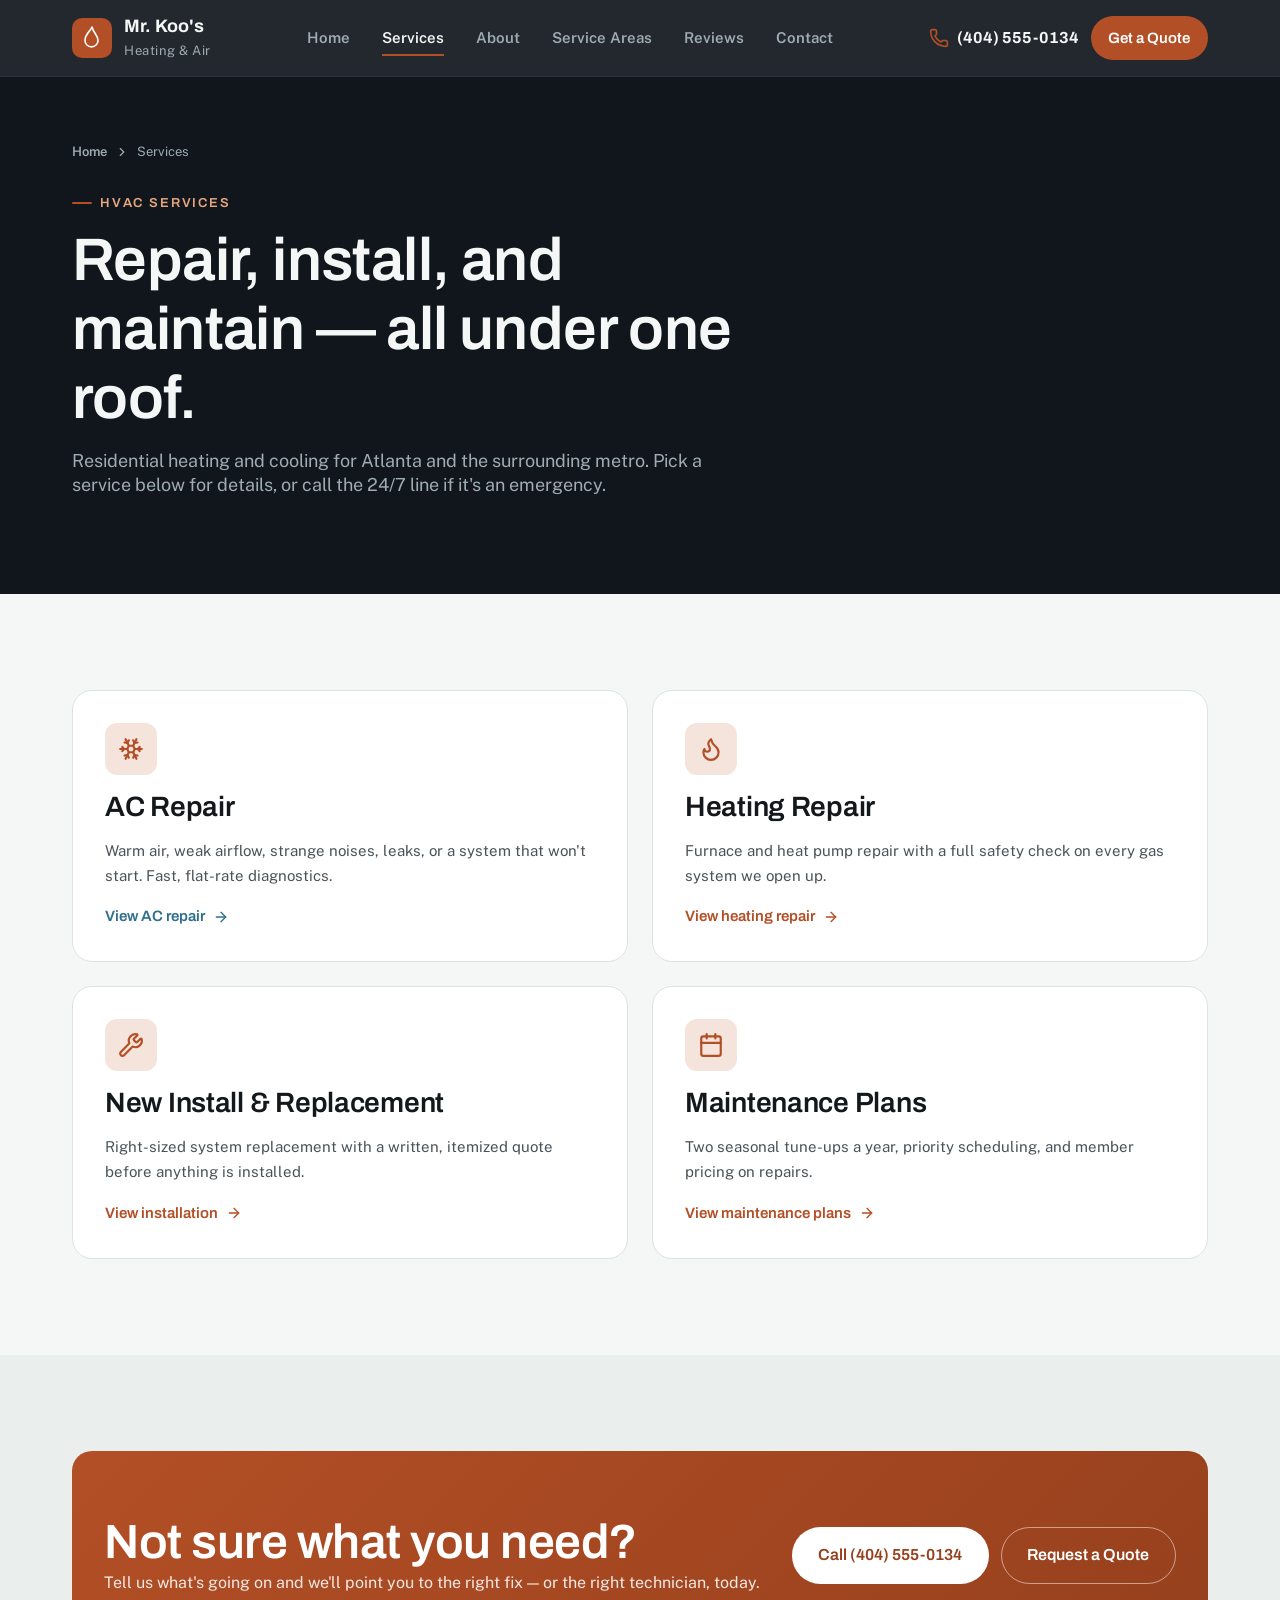
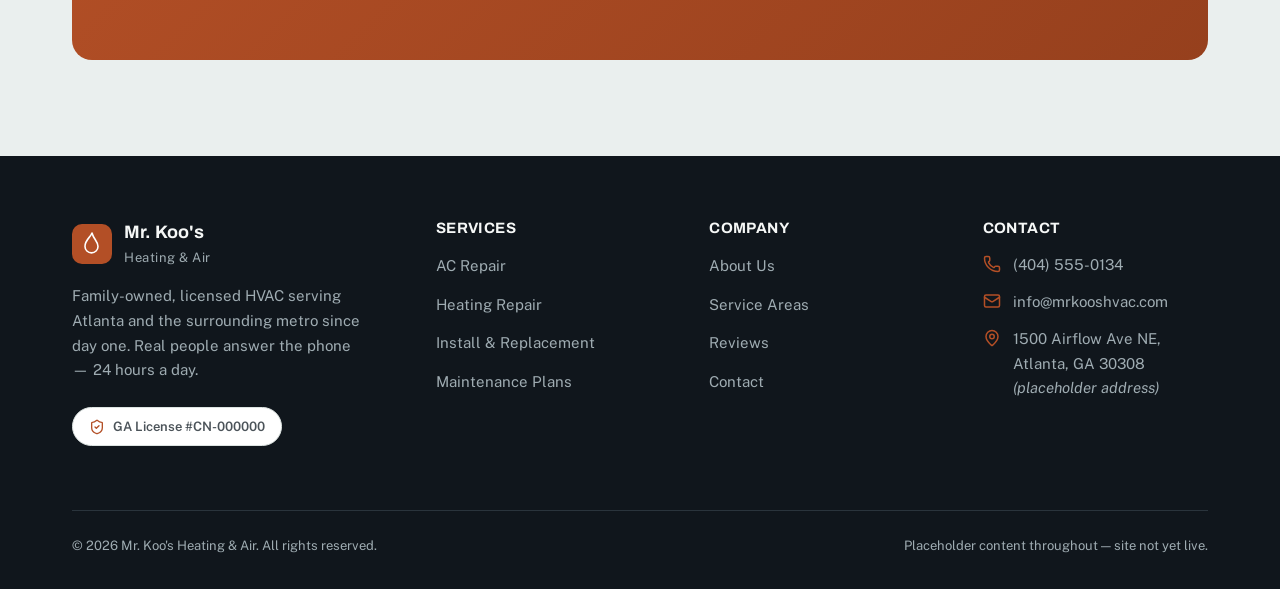
<file: services/index.html>
<!DOCTYPE html>
<html lang="en" class="no-js">
<head>
<meta charset="UTF-8" />
<script>document.documentElement.className = "js";</script>
<meta name="viewport" content="width=device-width, initial-scale=1" />
<title>HVAC Services | Mr. Koo's Heating &amp; Air, Atlanta GA</title>
<meta name="description" content="AC repair, heating repair, new system installation, and maintenance plans for Atlanta-area homes. Licensed, family-owned, 24/7 emergency service." />
<link rel="icon" type="image/svg+xml" href="../assets/favicon.svg" />
<link rel="canonical" href="https://afortenberry.github.io/mr-koos-hvac/services/" />
<meta property="og:type" content="website" />
<meta property="og:site_name" content="Mr. Koo's Heating &amp; Air" />
<meta property="og:title" content="HVAC Services | Mr. Koo's Heating &amp; Air, Atlanta GA" />
<meta property="og:description" content="AC repair, heating repair, new system installation, and maintenance plans for Atlanta-area homes. Licensed, family-owned, 24/7 emergency service." />
<meta property="og:url" content="https://afortenberry.github.io/mr-koos-hvac/services/" />
<meta property="og:image" content="https://afortenberry.github.io/mr-koos-hvac/assets/Images/08_service_van_neighborhood.png" />
<meta name="twitter:card" content="summary_large_image" />
<meta name="twitter:title" content="HVAC Services | Mr. Koo's Heating &amp; Air, Atlanta GA" />
<meta name="twitter:description" content="AC repair, heating repair, new system installation, and maintenance plans for Atlanta-area homes. Licensed, family-owned, 24/7 emergency service." />
<link rel="preconnect" href="https://fonts.googleapis.com" />
<link rel="preconnect" href="https://fonts.gstatic.com" crossorigin />
<link href="https://fonts.googleapis.com/css2?family=Archivo:wght@600;700;800;900&family=Public+Sans:wght@400;500;600;700&display=swap" rel="stylesheet" />
<link rel="stylesheet" href="../css/styles.css" />
<script type="application/ld+json">
{
  "@context": "https://schema.org",
  "@type": "HVACBusiness",
  "name": "Mr. Koo's Heating & Air",
  "image": "https://afortenberry.github.io/mr-koos-hvac/assets/Images/08_service_van_neighborhood.png",
  "telephone": "+1-404-555-0134",
  "email": "info@mrkooshvac.com",
  "priceRange": "$$",
  "address": {
    "@type": "PostalAddress",
    "streetAddress": "1500 Airflow Ave NE",
    "addressLocality": "Atlanta",
    "addressRegion": "GA",
    "postalCode": "30308",
    "addressCountry": "US"
  },
  "areaServed": ["Atlanta, GA","Marietta, GA","Sandy Springs, GA","Decatur, GA","Alpharetta, GA","Roswell, GA","Smyrna, GA","Dunwoody, GA"],
  "openingHoursSpecification": {
    "@type": "OpeningHoursSpecification",
    "dayOfWeek": ["Monday","Tuesday","Wednesday","Thursday","Friday","Saturday","Sunday"],
    "opens": "00:00",
    "closes": "23:59"
  },
  "url": "https://afortenberry.github.io/mr-koos-hvac/"
}
</script>
</head>
<body>
<a class="skip-link" href="#main">Skip to main content</a>

<header class="site-header">
  <div class="container header-inner">
    <a class="brand" href="../index.html" aria-label="Mr. Koo's Heating & Air — home">
      <svg class="brand-mark" viewBox="0 0 40 40" fill="none" aria-hidden="true">
        <rect width="40" height="40" rx="10" fill="#B34F26"/>
        <path d="M20 9c1.6 6.2 6 8.4 6 13.4a6.5 6.5 0 1 1-13 0C13 15.9 18.4 13.5 20 9Z" stroke="#fff" stroke-width="1.6" stroke-linejoin="round"/>
      </svg>
      <span>
        <span class="brand-name">Mr. Koo's</span>
        <span class="brand-tag">Heating &amp; Air</span>
      </span>
    </a>

    <nav class="main-nav" aria-label="Primary">
      <ul>
        <li><a data-nav-link href="../index.html">Home</a></li>
        <li><a data-nav-link href="index.html" aria-current="page">Services</a></li>
        <li><a data-nav-link href="../about.html">About</a></li>
        <li><a data-nav-link href="../service-areas.html">Service Areas</a></li>
        <li><a data-nav-link href="../reviews.html">Reviews</a></li>
        <li><a data-nav-link href="../contact.html">Contact</a></li>
      </ul>
    </nav>

    <div class="header-actions">
      <a class="header-phone" href="tel:+14045550134">
        <svg viewBox="0 0 24 24" fill="none" stroke="currentColor" stroke-width="2" stroke-linecap="round" stroke-linejoin="round" aria-hidden="true"><path d="M13.832 16.568a1 1 0 0 0 1.213-.303l.355-.465A2 2 0 0 1 17 15h3a2 2 0 0 1 2 2v3a2 2 0 0 1-2 2A18 18 0 0 1 2 4a2 2 0 0 1 2-2h3a2 2 0 0 1 2 2v3a2 2 0 0 1-.8 1.6l-.468.351a1 1 0 0 0-.292 1.233 14 14 0 0 0 6.392 6.384"/></svg>
        (404) 555-0134
      </a>
      <a class="btn btn-on-navy btn-sm" href="../contact.html">Get a Quote</a>
      <button class="nav-toggle" aria-expanded="false" aria-controls="mobile-nav" aria-label="Open menu">
        <svg class="icon-open" viewBox="0 0 24 24" fill="none" stroke="currentColor" stroke-width="2" stroke-linecap="round" stroke-linejoin="round" aria-hidden="true"><path d="M4 5h16"/><path d="M4 12h16"/><path d="M4 19h16"/></svg>
        <svg class="icon-close" viewBox="0 0 24 24" fill="none" stroke="currentColor" stroke-width="2" stroke-linecap="round" stroke-linejoin="round" aria-hidden="true"><path d="M18 6 6 18"/><path d="m6 6 12 12"/></svg>
      </button>
    </div>
  </div>

  <div class="mobile-nav" id="mobile-nav">
    <nav aria-label="Mobile">
      <ul>
        <li><a href="../index.html">Home</a></li>
        <li><a href="index.html">Services</a></li>
        <li><a href="../about.html">About</a></li>
        <li><a href="../service-areas.html">Service Areas</a></li>
        <li><a href="../reviews.html">Reviews</a></li>
        <li><a href="../contact.html">Contact</a></li>
      </ul>
    </nav>
    <a class="btn btn-primary btn-block" href="tel:+14045550134">Call (404) 555-0134</a>
  </div>
</header>

<main id="main">

  <div class="page-header">
    <div class="container">
      <nav class="breadcrumbs" aria-label="Breadcrumb">
        <a href="../index.html">Home</a>
        <svg viewBox="0 0 24 24" fill="none" stroke="currentColor" stroke-width="2" stroke-linecap="round" stroke-linejoin="round" aria-hidden="true"><path d="m9 18 6-6-6-6"/></svg>
        <span aria-current="page">Services</span>
      </nav>
      <p class="eyebrow on-navy">HVAC Services</p>
      <h1>Repair, install, and maintain &mdash; all under one roof.</h1>
      <p class="lede">Residential heating and cooling for Atlanta and the surrounding metro. Pick a service below for details, or call the 24/7 line if it's an emergency.</p>
    </div>
  </div>

  <section class="section">
    <div class="container">
      <div class="grid grid-2">
        <article class="service-card reveal">
          <span class="service-card-icon coil"><svg viewBox="0 0 24 24" fill="none" stroke="currentColor" stroke-width="2" stroke-linecap="round" stroke-linejoin="round" aria-hidden="true"><path d="m10 20-1.25-2.5L6 18"/><path d="M10 4 8.75 6.5 6 6"/><path d="m14 20 1.25-2.5L18 18"/><path d="m14 4 1.25 2.5L18 6"/><path d="m17 21-3-6h-4"/><path d="m17 3-3 6 1.5 3"/><path d="M2 12h6.5L10 9"/><path d="m20 10-1.5 2 1.5 2"/><path d="M22 12h-6.5L14 15"/><path d="m4 10 1.5 2L4 14"/><path d="m7 21 3-6-1.5-3"/><path d="m7 3 3 6h4"/></svg></span>
          <h3 class="h2" style="font-size:var(--text-2xl);">AC Repair</h3>
          <p>Warm air, weak airflow, strange noises, leaks, or a system that won't start. Fast, flat-rate diagnostics.</p>
          <a class="service-card-link" style="color:var(--coil);" href="ac-repair.html">View AC repair <svg viewBox="0 0 24 24" fill="none" stroke="currentColor" stroke-width="2" stroke-linecap="round" stroke-linejoin="round" aria-hidden="true"><path d="M5 12h14"/><path d="m12 5 7 7-7 7"/></svg></a>
        </article>

        <article class="service-card reveal">
          <span class="service-card-icon"><svg viewBox="0 0 24 24" fill="none" stroke="currentColor" stroke-width="2" stroke-linecap="round" stroke-linejoin="round" aria-hidden="true"><path d="M12 3q1 4 4 6.5t3 5.5a1 1 0 0 1-14 0 5 5 0 0 1 1-3 1 1 0 0 0 5 0c0-2-1.5-3-1.5-5q0-2 2.5-4"/></svg></span>
          <h3 class="h2" style="font-size:var(--text-2xl);">Heating Repair</h3>
          <p>Furnace and heat pump repair with a full safety check on every gas system we open up.</p>
          <a class="service-card-link" href="heating-repair.html">View heating repair <svg viewBox="0 0 24 24" fill="none" stroke="currentColor" stroke-width="2" stroke-linecap="round" stroke-linejoin="round" aria-hidden="true"><path d="M5 12h14"/><path d="m12 5 7 7-7 7"/></svg></a>
        </article>

        <article class="service-card reveal">
          <span class="service-card-icon"><svg viewBox="0 0 24 24" fill="none" stroke="currentColor" stroke-width="2" stroke-linecap="round" stroke-linejoin="round" aria-hidden="true"><path d="M14.7 6.3a1 1 0 0 0 0 1.4l1.6 1.6a1 1 0 0 0 1.4 0l3.106-3.105c.32-.322.863-.22.983.218a6 6 0 0 1-8.259 7.057l-7.91 7.91a1 1 0 0 1-2.999-3l7.91-7.91a6 6 0 0 1 7.057-8.259c.438.12.54.662.219.984z"/></svg></span>
          <h3 class="h2" style="font-size:var(--text-2xl);">New Install &amp; Replacement</h3>
          <p>Right-sized system replacement with a written, itemized quote before anything is installed.</p>
          <a class="service-card-link" href="installation.html">View installation <svg viewBox="0 0 24 24" fill="none" stroke="currentColor" stroke-width="2" stroke-linecap="round" stroke-linejoin="round" aria-hidden="true"><path d="M5 12h14"/><path d="m12 5 7 7-7 7"/></svg></a>
        </article>

        <article class="service-card reveal">
          <span class="service-card-icon"><svg viewBox="0 0 24 24" fill="none" stroke="currentColor" stroke-width="2" stroke-linecap="round" stroke-linejoin="round" aria-hidden="true"><path d="M8 2v4"/><path d="M16 2v4"/><rect width="18" height="18" x="3" y="4" rx="2"/><path d="M3 10h18"/></svg></span>
          <h3 class="h2" style="font-size:var(--text-2xl);">Maintenance Plans</h3>
          <p>Two seasonal tune-ups a year, priority scheduling, and member pricing on repairs.</p>
          <a class="service-card-link" href="maintenance-plans.html">View maintenance plans <svg viewBox="0 0 24 24" fill="none" stroke="currentColor" stroke-width="2" stroke-linecap="round" stroke-linejoin="round" aria-hidden="true"><path d="M5 12h14"/><path d="m12 5 7 7-7 7"/></svg></a>
        </article>
      </div>
    </div>
  </section>

  <section class="section section-alt">
    <div class="container">
      <div class="cta-band reveal">
        <div>
          <h2>Not sure what you need?</h2>
          <p>Tell us what's going on and we'll point you to the right fix &mdash; or the right technician, today.</p>
        </div>
        <div class="cta-band-actions">
          <a class="btn btn-secondary" href="tel:+14045550134">Call (404) 555-0134</a>
          <a class="btn btn-ghost-on-navy" style="border-color:rgba(255,255,255,0.5); color:#fff;" href="../contact.html">Request a Quote</a>
        </div>
      </div>
    </div>
  </section>

</main>

<footer class="site-footer">
  <div class="container">
    <div class="footer-grid">
      <div class="footer-brand">
        <a class="brand" href="../index.html" aria-label="Mr. Koo's Heating & Air — home">
          <svg class="brand-mark" viewBox="0 0 40 40" fill="none" aria-hidden="true">
        <rect width="40" height="40" rx="10" fill="#B34F26"/>
        <path d="M20 9c1.6 6.2 6 8.4 6 13.4a6.5 6.5 0 1 1-13 0C13 15.9 18.4 13.5 20 9Z" stroke="#fff" stroke-width="1.6" stroke-linejoin="round"/>
      </svg>
      <span>
        <span class="brand-name">Mr. Koo's</span>
        <span class="brand-tag">Heating &amp; Air</span>
      </span>
        </a>
        <p>Family-owned, licensed HVAC serving Atlanta and the surrounding metro since day one. Real people answer the phone &mdash; 24 hours a day.</p>
        <div class="badge-row" style="margin-top: var(--space-5);">
          <span class="badge"><svg viewBox="0 0 24 24" fill="none" stroke="currentColor" stroke-width="2" stroke-linecap="round" stroke-linejoin="round" aria-hidden="true"><path d="M20 13c0 5-3.5 7.5-7.66 8.95a1 1 0 0 1-.67-.01C7.5 20.5 4 18 4 13V6a1 1 0 0 1 1-1c2 0 4.5-1.2 6.24-2.72a1.17 1.17 0 0 1 1.52 0C14.51 3.81 17 5 19 5a1 1 0 0 1 1 1z"/><path d="m9 12 2 2 4-4"/></svg> GA License #CN-000000</span>
        </div>
      </div>

      <nav class="footer-col" aria-label="Services">
        <h3 class="footer-heading">Services</h3>
        <ul>
          <li><a href="ac-repair.html">AC Repair</a></li>
          <li><a href="heating-repair.html">Heating Repair</a></li>
          <li><a href="installation.html">Install &amp; Replacement</a></li>
          <li><a href="maintenance-plans.html">Maintenance Plans</a></li>
        </ul>
      </nav>

      <nav class="footer-col" aria-label="Company">
        <h3 class="footer-heading">Company</h3>
        <ul>
          <li><a href="../about.html">About Us</a></li>
          <li><a href="../service-areas.html">Service Areas</a></li>
          <li><a href="../reviews.html">Reviews</a></li>
          <li><a href="../contact.html">Contact</a></li>
        </ul>
      </nav>

      <div class="footer-col">
        <h3 class="footer-heading">Contact</h3>
        <ul class="footer-contact">
          <li><svg viewBox="0 0 24 24" fill="none" stroke="currentColor" stroke-width="2" stroke-linecap="round" stroke-linejoin="round" aria-hidden="true"><path d="M13.832 16.568a1 1 0 0 0 1.213-.303l.355-.465A2 2 0 0 1 17 15h3a2 2 0 0 1 2 2v3a2 2 0 0 1-2 2A18 18 0 0 1 2 4a2 2 0 0 1 2-2h3a2 2 0 0 1 2 2v3a2 2 0 0 1-.8 1.6l-.468.351a1 1 0 0 0-.292 1.233 14 14 0 0 0 6.392 6.384"/></svg><a href="tel:+14045550134">(404) 555-0134</a></li>
          <li><svg viewBox="0 0 24 24" fill="none" stroke="currentColor" stroke-width="2" stroke-linecap="round" stroke-linejoin="round" aria-hidden="true"><path d="m22 7-8.991 5.727a2 2 0 0 1-2.009 0L2 7"/><rect x="2" y="4" width="20" height="16" rx="2"/></svg><a href="mailto:info@mrkooshvac.com">info@mrkooshvac.com</a></li>
          <li><svg viewBox="0 0 24 24" fill="none" stroke="currentColor" stroke-width="2" stroke-linecap="round" stroke-linejoin="round" aria-hidden="true"><path d="M20 10c0 4.993-5.539 10.193-7.399 11.799a1 1 0 0 1-1.202 0C9.539 20.193 4 14.993 4 10a8 8 0 0 1 16 0"/><circle cx="12" cy="10" r="3"/></svg><span>1500 Airflow Ave NE, Atlanta, GA 30308<br><em>(placeholder address)</em></span></li>
        </ul>
      </div>
    </div>

    <div class="footer-bottom">
      <span>&copy; <span data-year>2026</span> Mr. Koo's Heating &amp; Air. All rights reserved.</span>
      <span>Placeholder content throughout &mdash; site not yet live.</span>
    </div>
  </div>
</footer>

<div class="call-bar">
  <a class="btn btn-primary" href="tel:+14045550134">
    <svg viewBox="0 0 24 24" fill="none" stroke="currentColor" stroke-width="2" stroke-linecap="round" stroke-linejoin="round" aria-hidden="true"><path d="M13.832 16.568a1 1 0 0 0 1.213-.303l.355-.465A2 2 0 0 1 17 15h3a2 2 0 0 1 2 2v3a2 2 0 0 1-2 2A18 18 0 0 1 2 4a2 2 0 0 1 2-2h3a2 2 0 0 1 2 2v3a2 2 0 0 1-.8 1.6l-.468.351a1 1 0 0 0-.292 1.233 14 14 0 0 0 6.392 6.384"/></svg>
    Call Now
  </a>
  <a class="btn btn-secondary" href="../contact.html">Get a Quote</a>
</div>

<script src="../js/main.js"></script>
</body>
</html>
</file>
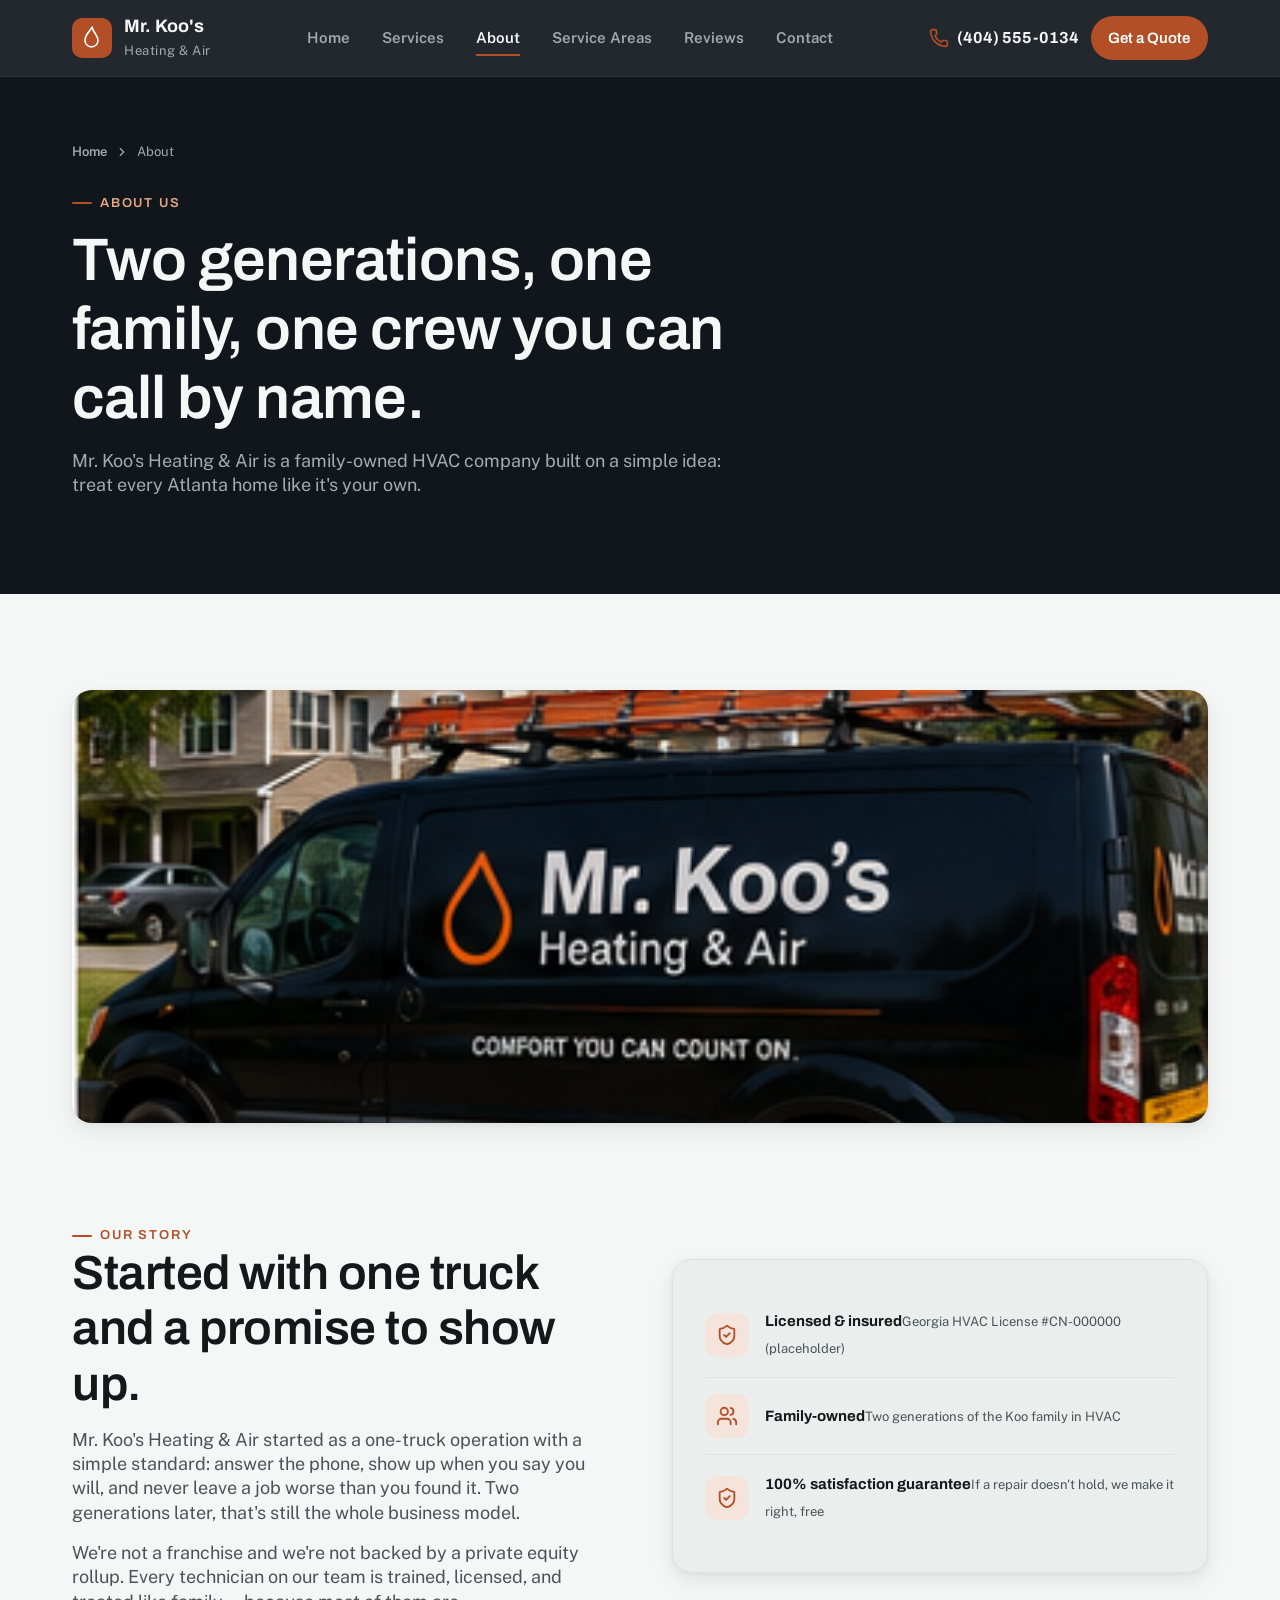
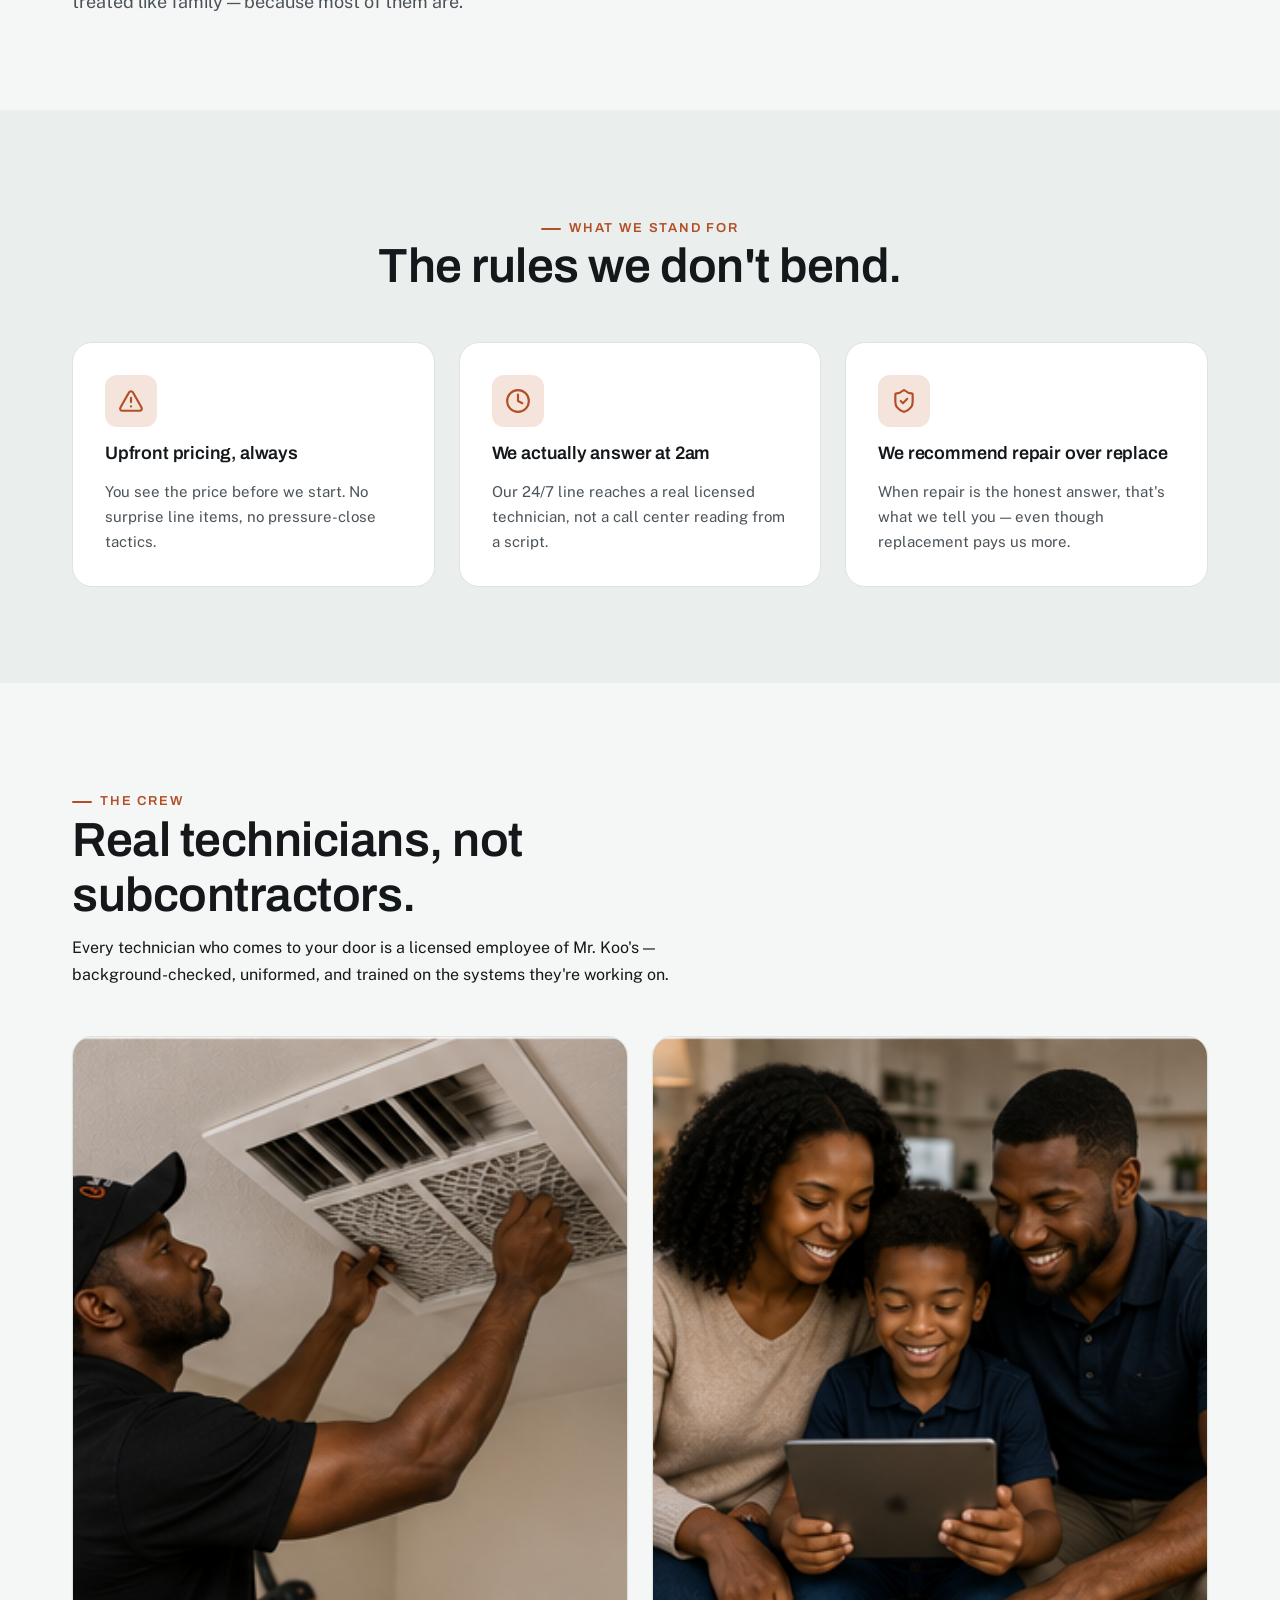
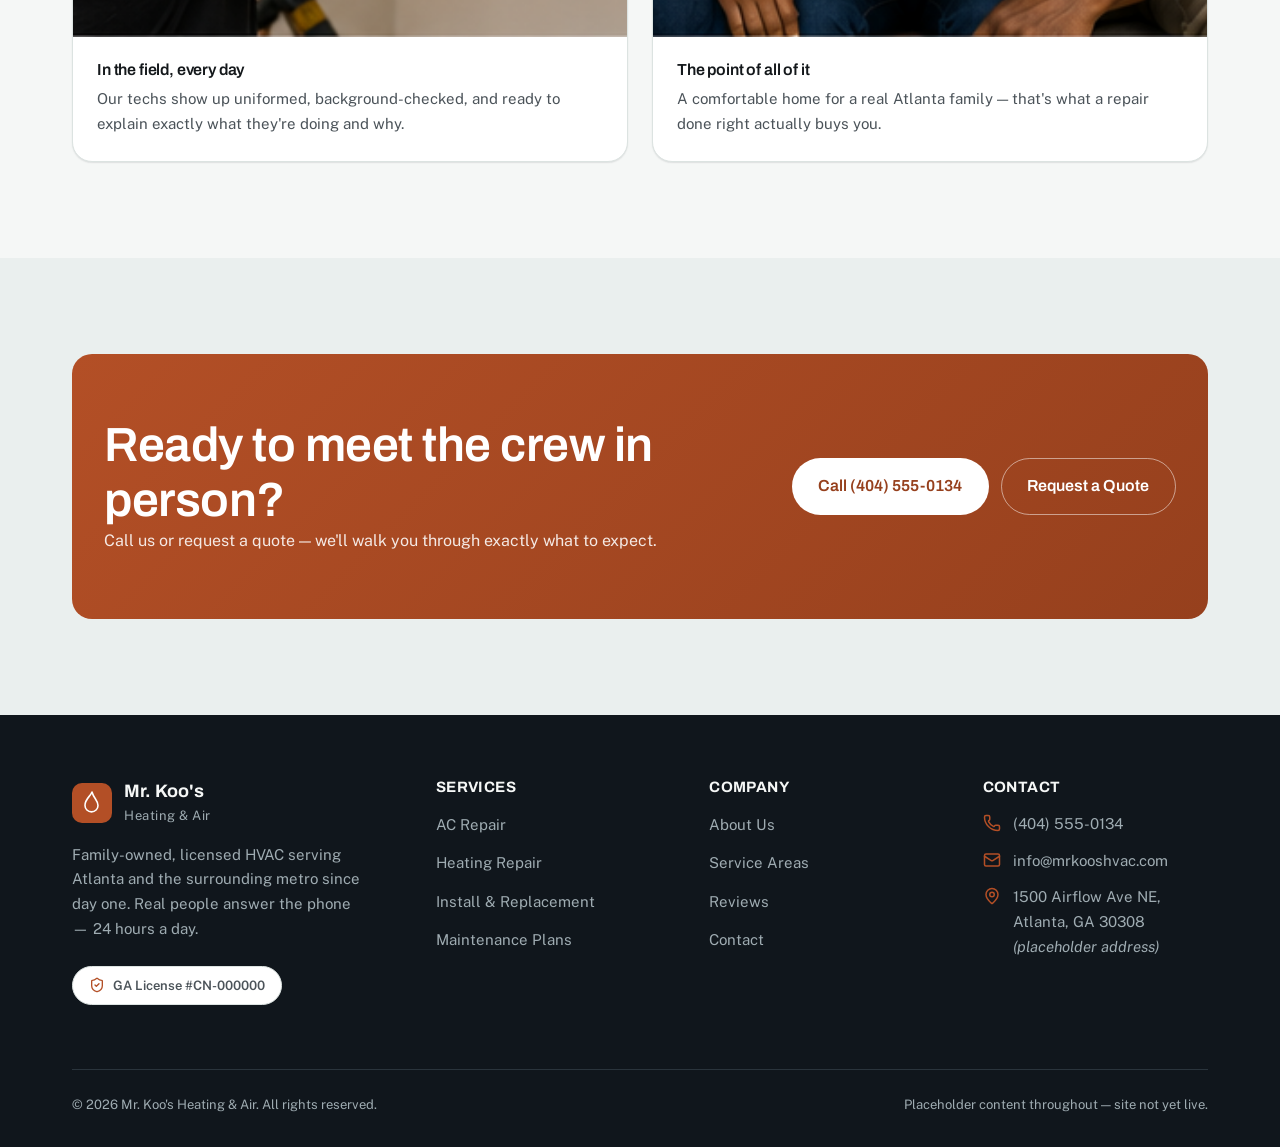
<file: about.html>
<!DOCTYPE html>
<html lang="en" class="no-js">
<head>
<meta charset="UTF-8" />
<script>document.documentElement.className = "js";</script>
<meta name="viewport" content="width=device-width, initial-scale=1" />
<title>About Us | Mr. Koo's Heating &amp; Air, Atlanta GA</title>
<meta name="description" content="Family-owned, licensed HVAC company serving Atlanta since day one. Meet the crew behind Mr. Koo's Heating & Air and see our credentials and guarantee." />
<link rel="icon" type="image/svg+xml" href="assets/favicon.svg" />
<link rel="canonical" href="https://afortenberry.github.io/mr-koos-hvac/about.html" />
<meta property="og:type" content="website" />
<meta property="og:site_name" content="Mr. Koo's Heating &amp; Air" />
<meta property="og:title" content="About Us | Mr. Koo's Heating &amp; Air, Atlanta GA" />
<meta property="og:description" content="Family-owned, licensed HVAC company serving Atlanta since day one. Meet the crew behind Mr. Koo's Heating & Air and see our credentials and guarantee." />
<meta property="og:url" content="https://afortenberry.github.io/mr-koos-hvac/about.html" />
<meta property="og:image" content="https://afortenberry.github.io/mr-koos-hvac/assets/Images/08_service_van_neighborhood.png" />
<meta name="twitter:card" content="summary_large_image" />
<meta name="twitter:title" content="About Us | Mr. Koo's Heating &amp; Air, Atlanta GA" />
<meta name="twitter:description" content="Family-owned, licensed HVAC company serving Atlanta since day one. Meet the crew behind Mr. Koo's Heating & Air and see our credentials and guarantee." />
<link rel="preconnect" href="https://fonts.googleapis.com" />
<link rel="preconnect" href="https://fonts.gstatic.com" crossorigin />
<link href="https://fonts.googleapis.com/css2?family=Archivo:wght@600;700;800;900&family=Public+Sans:wght@400;500;600;700&display=swap" rel="stylesheet" />
<link rel="stylesheet" href="css/styles.css" />
<script type="application/ld+json">
{
  "@context": "https://schema.org",
  "@type": "HVACBusiness",
  "name": "Mr. Koo's Heating & Air",
  "image": "https://afortenberry.github.io/mr-koos-hvac/assets/Images/08_service_van_neighborhood.png",
  "telephone": "+1-404-555-0134",
  "email": "info@mrkooshvac.com",
  "priceRange": "$$",
  "address": {
    "@type": "PostalAddress",
    "streetAddress": "1500 Airflow Ave NE",
    "addressLocality": "Atlanta",
    "addressRegion": "GA",
    "postalCode": "30308",
    "addressCountry": "US"
  },
  "areaServed": ["Atlanta, GA","Marietta, GA","Sandy Springs, GA","Decatur, GA","Alpharetta, GA","Roswell, GA","Smyrna, GA","Dunwoody, GA"],
  "openingHoursSpecification": {
    "@type": "OpeningHoursSpecification",
    "dayOfWeek": ["Monday","Tuesday","Wednesday","Thursday","Friday","Saturday","Sunday"],
    "opens": "00:00",
    "closes": "23:59"
  },
  "url": "https://afortenberry.github.io/mr-koos-hvac/"
}
</script>
</head>
<body>
<a class="skip-link" href="#main">Skip to main content</a>

<header class="site-header">
  <div class="container header-inner">
    <a class="brand" href="index.html" aria-label="Mr. Koo's Heating & Air — home">
      <svg class="brand-mark" viewBox="0 0 40 40" fill="none" aria-hidden="true">
        <rect width="40" height="40" rx="10" fill="#B34F26"/>
        <path d="M20 9c1.6 6.2 6 8.4 6 13.4a6.5 6.5 0 1 1-13 0C13 15.9 18.4 13.5 20 9Z" stroke="#fff" stroke-width="1.6" stroke-linejoin="round"/>
      </svg>
      <span>
        <span class="brand-name">Mr. Koo's</span>
        <span class="brand-tag">Heating &amp; Air</span>
      </span>
    </a>

    <nav class="main-nav" aria-label="Primary">
      <ul>
        <li><a data-nav-link href="index.html">Home</a></li>
        <li><a data-nav-link href="services/index.html">Services</a></li>
        <li><a data-nav-link href="about.html" aria-current="page">About</a></li>
        <li><a data-nav-link href="service-areas.html">Service Areas</a></li>
        <li><a data-nav-link href="reviews.html">Reviews</a></li>
        <li><a data-nav-link href="contact.html">Contact</a></li>
      </ul>
    </nav>

    <div class="header-actions">
      <a class="header-phone" href="tel:+14045550134">
        <svg viewBox="0 0 24 24" fill="none" stroke="currentColor" stroke-width="2" stroke-linecap="round" stroke-linejoin="round" aria-hidden="true"><path d="M13.832 16.568a1 1 0 0 0 1.213-.303l.355-.465A2 2 0 0 1 17 15h3a2 2 0 0 1 2 2v3a2 2 0 0 1-2 2A18 18 0 0 1 2 4a2 2 0 0 1 2-2h3a2 2 0 0 1 2 2v3a2 2 0 0 1-.8 1.6l-.468.351a1 1 0 0 0-.292 1.233 14 14 0 0 0 6.392 6.384"/></svg>
        (404) 555-0134
      </a>
      <a class="btn btn-on-navy btn-sm" href="contact.html">Get a Quote</a>
      <button class="nav-toggle" aria-expanded="false" aria-controls="mobile-nav" aria-label="Open menu">
        <svg class="icon-open" viewBox="0 0 24 24" fill="none" stroke="currentColor" stroke-width="2" stroke-linecap="round" stroke-linejoin="round" aria-hidden="true"><path d="M4 5h16"/><path d="M4 12h16"/><path d="M4 19h16"/></svg>
        <svg class="icon-close" viewBox="0 0 24 24" fill="none" stroke="currentColor" stroke-width="2" stroke-linecap="round" stroke-linejoin="round" aria-hidden="true"><path d="M18 6 6 18"/><path d="m6 6 12 12"/></svg>
      </button>
    </div>
  </div>

  <div class="mobile-nav" id="mobile-nav">
    <nav aria-label="Mobile">
      <ul>
        <li><a href="index.html">Home</a></li>
        <li><a href="services/index.html">Services</a></li>
        <li><a href="about.html">About</a></li>
        <li><a href="service-areas.html">Service Areas</a></li>
        <li><a href="reviews.html">Reviews</a></li>
        <li><a href="contact.html">Contact</a></li>
      </ul>
    </nav>
    <a class="btn btn-primary btn-block" href="tel:+14045550134">Call (404) 555-0134</a>
  </div>
</header>

<main id="main">

  <div class="page-header">
    <div class="container">
      <nav class="breadcrumbs" aria-label="Breadcrumb">
        <a href="index.html">Home</a>
        <svg viewBox="0 0 24 24" fill="none" stroke="currentColor" stroke-width="2" stroke-linecap="round" stroke-linejoin="round" aria-hidden="true"><path d="m9 18 6-6-6-6"/></svg>
        <span aria-current="page">About</span>
      </nav>
      <p class="eyebrow on-navy">About Us</p>
      <h1>Two generations, one family, one crew you can call by name.</h1>
      <p class="lede">Mr. Koo's Heating &amp; Air is a family-owned HVAC company built on a simple idea: treat every Atlanta home like it's your own.</p>
    </div>
  </div>

  <section class="section" style="padding-bottom: 0;">
    <div class="container">
      <figure class="feature-photo reveal">
        <img src="assets/Images/08_service_van_neighborhood.png" alt="A Mr. Koo's Heating &amp; Air service van parked in an Atlanta neighborhood" width="1600" height="610" loading="lazy">
      </figure>
    </div>
  </section>

  <section class="section">
    <div class="container">
      <div class="grid grid-2" style="align-items:center; gap: var(--space-8);">
        <div class="reveal">
          <p class="eyebrow">Our story</p>
          <h2>Started with one truck and a promise to show up.</h2>
          <!-- Replace with the real founding story, year established, and what makes your family's approach different. -->
          <p class="lede" style="margin-top: var(--space-4); color: var(--ink-soft);">
            Mr. Koo's Heating &amp; Air started as a one-truck operation with a simple standard: answer the phone, show up when you say you will, and never leave a job worse than you found it. Two generations later, that's still the whole business model.
          </p>
          <p class="lede" style="margin-top: var(--space-4); color: var(--ink-soft);">
            We're not a franchise and we're not backed by a private equity rollup. Every technician on our team is trained, licensed, and treated like family &mdash; because most of them are.
          </p>
        </div>
        <div class="reveal">
          <div class="hero-panel" style="background:var(--bg-alt); border-color:var(--border); box-shadow:var(--shadow-md);">
            <div class="hero-panel-row" style="border-color:var(--border);">
              <span class="hero-panel-icon"><svg viewBox="0 0 24 24" fill="none" stroke="currentColor" stroke-width="2" stroke-linecap="round" stroke-linejoin="round" aria-hidden="true"><path d="M20 13c0 5-3.5 7.5-7.66 8.95a1 1 0 0 1-.67-.01C7.5 20.5 4 18 4 13V6a1 1 0 0 1 1-1c2 0 4.5-1.2 6.24-2.72a1.17 1.17 0 0 1 1.52 0C14.51 3.81 17 5 19 5a1 1 0 0 1 1 1z"/><path d="m9 12 2 2 4-4"/></svg></span>
              <span><span class="hero-panel-title" style="color:var(--ink);">Licensed &amp; insured</span><span class="hero-panel-sub" style="color:var(--ink-soft);">Georgia HVAC License #CN-000000 (placeholder)</span></span>
            </div>
            <div class="hero-panel-row" style="border-color:var(--border);">
              <span class="hero-panel-icon"><svg viewBox="0 0 24 24" fill="none" stroke="currentColor" stroke-width="2" stroke-linecap="round" stroke-linejoin="round" aria-hidden="true"><path d="M16 21v-2a4 4 0 0 0-4-4H6a4 4 0 0 0-4 4v2"/><path d="M16 3.128a4 4 0 0 1 0 7.744"/><path d="M22 21v-2a4 4 0 0 0-3-3.87"/><circle cx="9" cy="7" r="4"/></svg></span>
              <span><span class="hero-panel-title" style="color:var(--ink);">Family-owned</span><span class="hero-panel-sub" style="color:var(--ink-soft);">Two generations of the Koo family in HVAC</span></span>
            </div>
            <div class="hero-panel-row" style="border-color:var(--border);">
              <span class="hero-panel-icon"><svg viewBox="0 0 24 24" fill="none" stroke="currentColor" stroke-width="2" stroke-linecap="round" stroke-linejoin="round" aria-hidden="true"><path d="M20 13c0 5-3.5 7.5-7.66 8.95a1 1 0 0 1-.67-.01C7.5 20.5 4 18 4 13V6a1 1 0 0 1 1-1c2 0 4.5-1.2 6.24-2.72a1.17 1.17 0 0 1 1.52 0C14.51 3.81 17 5 19 5a1 1 0 0 1 1 1z"/><path d="m9 12 2 2 4-4"/></svg></span>
              <span><span class="hero-panel-title" style="color:var(--ink);">100% satisfaction guarantee</span><span class="hero-panel-sub" style="color:var(--ink-soft);">If a repair doesn't hold, we make it right, free</span></span>
            </div>
          </div>
        </div>
      </div>
    </div>
  </section>

  <section class="section section-alt">
    <div class="container">
      <div class="section-head center mx-auto">
        <p class="eyebrow" style="justify-content:center;">What we stand for</p>
        <h2>The rules we don't bend.</h2>
      </div>
      <div class="grid grid-3">
        <article class="service-card reveal">
          <span class="service-card-icon"><svg viewBox="0 0 24 24" fill="none" stroke="currentColor" stroke-width="2" stroke-linecap="round" stroke-linejoin="round" aria-hidden="true"><path d="m21.73 18-8-14a2 2 0 0 0-3.48 0l-8 14A2 2 0 0 0 4 21h16a2 2 0 0 0 1.73-3"/><path d="M12 9v4"/><path d="M12 17h.01"/></svg></span>
          <h3>Upfront pricing, always</h3>
          <p>You see the price before we start. No surprise line items, no pressure-close tactics.</p>
        </article>
        <article class="service-card reveal">
          <span class="service-card-icon"><svg viewBox="0 0 24 24" fill="none" stroke="currentColor" stroke-width="2" stroke-linecap="round" stroke-linejoin="round" aria-hidden="true"><circle cx="12" cy="12" r="10"/><path d="M12 6v6l4 2"/></svg></span>
          <h3>We actually answer at 2am</h3>
          <p>Our 24/7 line reaches a real licensed technician, not a call center reading from a script.</p>
        </article>
        <article class="service-card reveal">
          <span class="service-card-icon"><svg viewBox="0 0 24 24" fill="none" stroke="currentColor" stroke-width="2" stroke-linecap="round" stroke-linejoin="round" aria-hidden="true"><path d="M20 13c0 5-3.5 7.5-7.66 8.95a1 1 0 0 1-.67-.01C7.5 20.5 4 18 4 13V6a1 1 0 0 1 1-1c2 0 4.5-1.2 6.24-2.72a1.17 1.17 0 0 1 1.52 0C14.51 3.81 17 5 19 5a1 1 0 0 1 1 1z"/><path d="m9 12 2 2 4-4"/></svg></span>
          <h3>We recommend repair over replace</h3>
          <p>When repair is the honest answer, that's what we tell you &mdash; even though replacement pays us more.</p>
        </article>
      </div>
    </div>
  </section>

  <section class="section">
    <div class="container">
      <div class="section-head">
        <p class="eyebrow">The crew</p>
        <h2>Real technicians, not subcontractors.</h2>
        <p>Every technician who comes to your door is a licensed employee of Mr. Koo's &mdash; background-checked, uniformed, and trained on the systems they're working on.</p>
      </div>
      <!-- Swap the two photos below for real team photos and named bios when available. -->
      <div class="grid grid-2">
        <figure class="photo-card reveal">
          <img src="assets/Images/07_ceiling_vent_service.png" alt="A Mr. Koo's technician servicing a ceiling return vent" width="800" height="600" loading="lazy">
          <figcaption class="photo-card-caption">
            <h4>In the field, every day</h4>
            <p>Our techs show up uniformed, background-checked, and ready to explain exactly what they're doing and why.</p>
          </figcaption>
        </figure>
        <figure class="photo-card reveal">
          <img src="assets/Images/05_happy_family_tablet.png" alt="A family relaxing comfortably at home" width="800" height="600" loading="lazy">
          <figcaption class="photo-card-caption">
            <h4>The point of all of it</h4>
            <p>A comfortable home for a real Atlanta family &mdash; that's what a repair done right actually buys you.</p>
          </figcaption>
        </figure>
      </div>
    </div>
  </section>

  <section class="section section-alt">
    <div class="container">
      <div class="cta-band reveal">
        <div>
          <h2>Ready to meet the crew in person?</h2>
          <p>Call us or request a quote &mdash; we'll walk you through exactly what to expect.</p>
        </div>
        <div class="cta-band-actions">
          <a class="btn btn-secondary" href="tel:+14045550134">Call (404) 555-0134</a>
          <a class="btn btn-ghost-on-navy" style="border-color:rgba(255,255,255,0.5); color:#fff;" href="contact.html">Request a Quote</a>
        </div>
      </div>
    </div>
  </section>

</main>

<footer class="site-footer">
  <div class="container">
    <div class="footer-grid">
      <div class="footer-brand">
        <a class="brand" href="index.html" aria-label="Mr. Koo's Heating & Air — home">
          <svg class="brand-mark" viewBox="0 0 40 40" fill="none" aria-hidden="true">
        <rect width="40" height="40" rx="10" fill="#B34F26"/>
        <path d="M20 9c1.6 6.2 6 8.4 6 13.4a6.5 6.5 0 1 1-13 0C13 15.9 18.4 13.5 20 9Z" stroke="#fff" stroke-width="1.6" stroke-linejoin="round"/>
      </svg>
      <span>
        <span class="brand-name">Mr. Koo's</span>
        <span class="brand-tag">Heating &amp; Air</span>
      </span>
        </a>
        <p>Family-owned, licensed HVAC serving Atlanta and the surrounding metro since day one. Real people answer the phone &mdash; 24 hours a day.</p>
        <div class="badge-row" style="margin-top: var(--space-5);">
          <span class="badge"><svg viewBox="0 0 24 24" fill="none" stroke="currentColor" stroke-width="2" stroke-linecap="round" stroke-linejoin="round" aria-hidden="true"><path d="M20 13c0 5-3.5 7.5-7.66 8.95a1 1 0 0 1-.67-.01C7.5 20.5 4 18 4 13V6a1 1 0 0 1 1-1c2 0 4.5-1.2 6.24-2.72a1.17 1.17 0 0 1 1.52 0C14.51 3.81 17 5 19 5a1 1 0 0 1 1 1z"/><path d="m9 12 2 2 4-4"/></svg> GA License #CN-000000</span>
        </div>
      </div>

      <nav class="footer-col" aria-label="Services">
        <h3 class="footer-heading">Services</h3>
        <ul>
          <li><a href="services/ac-repair.html">AC Repair</a></li>
          <li><a href="services/heating-repair.html">Heating Repair</a></li>
          <li><a href="services/installation.html">Install &amp; Replacement</a></li>
          <li><a href="services/maintenance-plans.html">Maintenance Plans</a></li>
        </ul>
      </nav>

      <nav class="footer-col" aria-label="Company">
        <h3 class="footer-heading">Company</h3>
        <ul>
          <li><a href="about.html">About Us</a></li>
          <li><a href="service-areas.html">Service Areas</a></li>
          <li><a href="reviews.html">Reviews</a></li>
          <li><a href="contact.html">Contact</a></li>
        </ul>
      </nav>

      <div class="footer-col">
        <h3 class="footer-heading">Contact</h3>
        <ul class="footer-contact">
          <li><svg viewBox="0 0 24 24" fill="none" stroke="currentColor" stroke-width="2" stroke-linecap="round" stroke-linejoin="round" aria-hidden="true"><path d="M13.832 16.568a1 1 0 0 0 1.213-.303l.355-.465A2 2 0 0 1 17 15h3a2 2 0 0 1 2 2v3a2 2 0 0 1-2 2A18 18 0 0 1 2 4a2 2 0 0 1 2-2h3a2 2 0 0 1 2 2v3a2 2 0 0 1-.8 1.6l-.468.351a1 1 0 0 0-.292 1.233 14 14 0 0 0 6.392 6.384"/></svg><a href="tel:+14045550134">(404) 555-0134</a></li>
          <li><svg viewBox="0 0 24 24" fill="none" stroke="currentColor" stroke-width="2" stroke-linecap="round" stroke-linejoin="round" aria-hidden="true"><path d="m22 7-8.991 5.727a2 2 0 0 1-2.009 0L2 7"/><rect x="2" y="4" width="20" height="16" rx="2"/></svg><a href="mailto:info@mrkooshvac.com">info@mrkooshvac.com</a></li>
          <li><svg viewBox="0 0 24 24" fill="none" stroke="currentColor" stroke-width="2" stroke-linecap="round" stroke-linejoin="round" aria-hidden="true"><path d="M20 10c0 4.993-5.539 10.193-7.399 11.799a1 1 0 0 1-1.202 0C9.539 20.193 4 14.993 4 10a8 8 0 0 1 16 0"/><circle cx="12" cy="10" r="3"/></svg><span>1500 Airflow Ave NE, Atlanta, GA 30308<br><em>(placeholder address)</em></span></li>
        </ul>
      </div>
    </div>

    <div class="footer-bottom">
      <span>&copy; <span data-year>2026</span> Mr. Koo's Heating &amp; Air. All rights reserved.</span>
      <span>Placeholder content throughout &mdash; site not yet live.</span>
    </div>
  </div>
</footer>

<div class="call-bar">
  <a class="btn btn-primary" href="tel:+14045550134">
    <svg viewBox="0 0 24 24" fill="none" stroke="currentColor" stroke-width="2" stroke-linecap="round" stroke-linejoin="round" aria-hidden="true"><path d="M13.832 16.568a1 1 0 0 0 1.213-.303l.355-.465A2 2 0 0 1 17 15h3a2 2 0 0 1 2 2v3a2 2 0 0 1-2 2A18 18 0 0 1 2 4a2 2 0 0 1 2-2h3a2 2 0 0 1 2 2v3a2 2 0 0 1-.8 1.6l-.468.351a1 1 0 0 0-.292 1.233 14 14 0 0 0 6.392 6.384"/></svg>
    Call Now
  </a>
  <a class="btn btn-secondary" href="contact.html">Get a Quote</a>
</div>

<script src="js/main.js"></script>
</body>
</html>
</file>
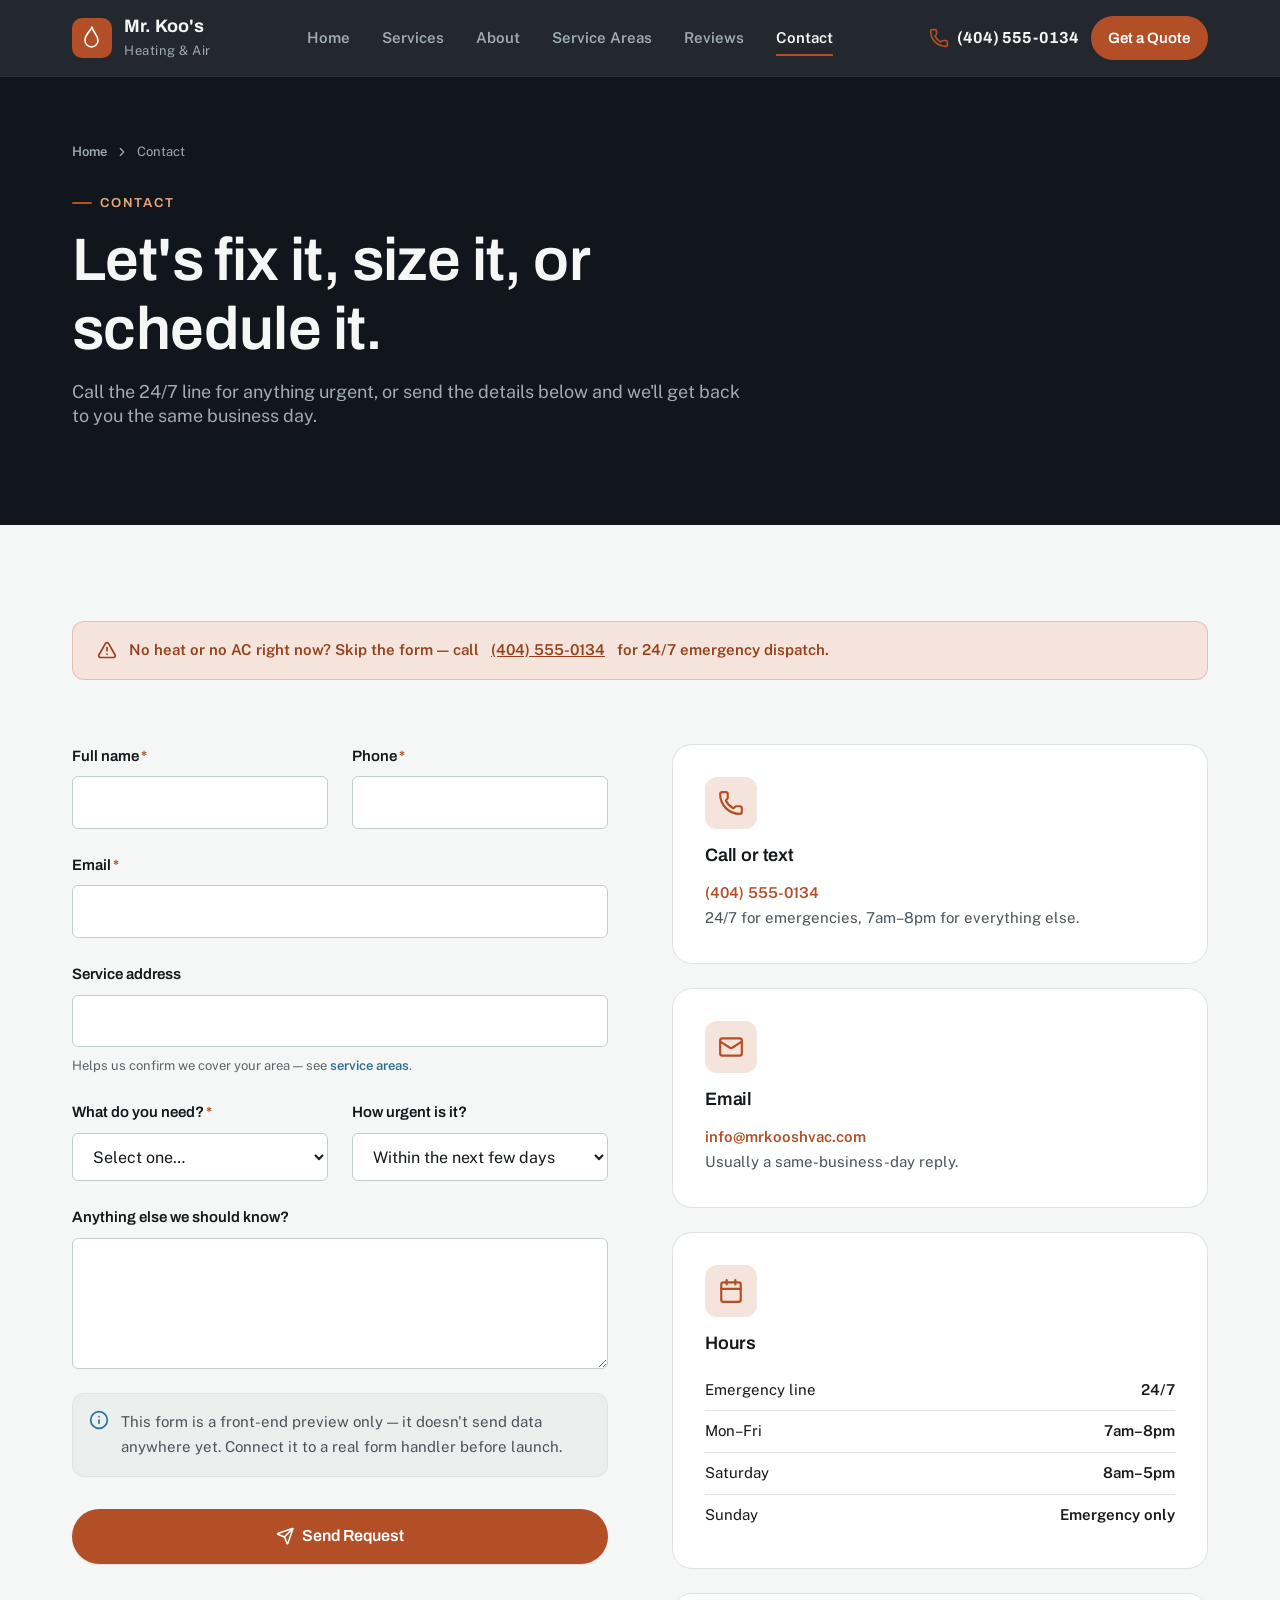
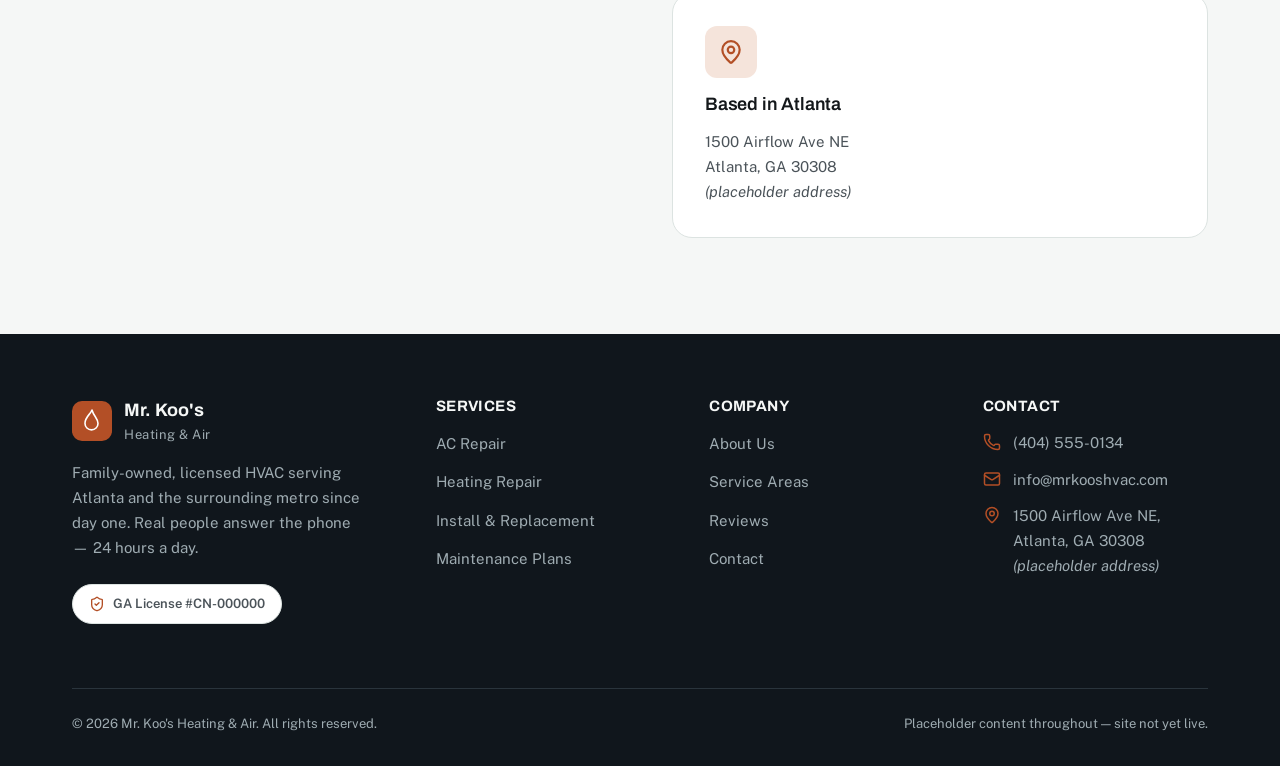
<file: contact.html>
<!DOCTYPE html>
<html lang="en" class="no-js">
<head>
<meta charset="UTF-8" />
<script>document.documentElement.className = "js";</script>
<meta name="viewport" content="width=device-width, initial-scale=1" />
<title>Contact &amp; Free Quote | Mr. Koo's Heating &amp; Air, Atlanta GA</title>
<meta name="description" content="Request a free HVAC quote or reach Mr. Koo's Heating & Air 24/7 for emergency AC and heating repair in Atlanta, GA." />
<link rel="icon" type="image/svg+xml" href="assets/favicon.svg" />
<link rel="canonical" href="https://afortenberry.github.io/mr-koos-hvac/contact.html" />
<meta property="og:type" content="website" />
<meta property="og:site_name" content="Mr. Koo's Heating &amp; Air" />
<meta property="og:title" content="Contact &amp; Free Quote | Mr. Koo's Heating &amp; Air, Atlanta GA" />
<meta property="og:description" content="Request a free HVAC quote or reach Mr. Koo's Heating & Air 24/7 for emergency AC and heating repair in Atlanta, GA." />
<meta property="og:url" content="https://afortenberry.github.io/mr-koos-hvac/contact.html" />
<meta property="og:image" content="https://afortenberry.github.io/mr-koos-hvac/assets/Images/08_service_van_neighborhood.png" />
<meta name="twitter:card" content="summary_large_image" />
<meta name="twitter:title" content="Contact &amp; Free Quote | Mr. Koo's Heating &amp; Air, Atlanta GA" />
<meta name="twitter:description" content="Request a free HVAC quote or reach Mr. Koo's Heating & Air 24/7 for emergency AC and heating repair in Atlanta, GA." />
<link rel="preconnect" href="https://fonts.googleapis.com" />
<link rel="preconnect" href="https://fonts.gstatic.com" crossorigin />
<link href="https://fonts.googleapis.com/css2?family=Archivo:wght@600;700;800;900&family=Public+Sans:wght@400;500;600;700&display=swap" rel="stylesheet" />
<link rel="stylesheet" href="css/styles.css" />
<script type="application/ld+json">
{
  "@context": "https://schema.org",
  "@type": "HVACBusiness",
  "name": "Mr. Koo's Heating & Air",
  "image": "https://afortenberry.github.io/mr-koos-hvac/assets/Images/08_service_van_neighborhood.png",
  "telephone": "+1-404-555-0134",
  "email": "info@mrkooshvac.com",
  "priceRange": "$$",
  "address": {
    "@type": "PostalAddress",
    "streetAddress": "1500 Airflow Ave NE",
    "addressLocality": "Atlanta",
    "addressRegion": "GA",
    "postalCode": "30308",
    "addressCountry": "US"
  },
  "areaServed": ["Atlanta, GA","Marietta, GA","Sandy Springs, GA","Decatur, GA","Alpharetta, GA","Roswell, GA","Smyrna, GA","Dunwoody, GA"],
  "openingHoursSpecification": {
    "@type": "OpeningHoursSpecification",
    "dayOfWeek": ["Monday","Tuesday","Wednesday","Thursday","Friday","Saturday","Sunday"],
    "opens": "00:00",
    "closes": "23:59"
  },
  "url": "https://afortenberry.github.io/mr-koos-hvac/"
}
</script>
</head>
<body>
<a class="skip-link" href="#main">Skip to main content</a>

<header class="site-header">
  <div class="container header-inner">
    <a class="brand" href="index.html" aria-label="Mr. Koo's Heating & Air — home">
      <svg class="brand-mark" viewBox="0 0 40 40" fill="none" aria-hidden="true">
        <rect width="40" height="40" rx="10" fill="#B34F26"/>
        <path d="M20 9c1.6 6.2 6 8.4 6 13.4a6.5 6.5 0 1 1-13 0C13 15.9 18.4 13.5 20 9Z" stroke="#fff" stroke-width="1.6" stroke-linejoin="round"/>
      </svg>
      <span>
        <span class="brand-name">Mr. Koo's</span>
        <span class="brand-tag">Heating &amp; Air</span>
      </span>
    </a>

    <nav class="main-nav" aria-label="Primary">
      <ul>
        <li><a data-nav-link href="index.html">Home</a></li>
        <li><a data-nav-link href="services/index.html">Services</a></li>
        <li><a data-nav-link href="about.html">About</a></li>
        <li><a data-nav-link href="service-areas.html">Service Areas</a></li>
        <li><a data-nav-link href="reviews.html">Reviews</a></li>
        <li><a data-nav-link href="contact.html" aria-current="page">Contact</a></li>
      </ul>
    </nav>

    <div class="header-actions">
      <a class="header-phone" href="tel:+14045550134">
        <svg viewBox="0 0 24 24" fill="none" stroke="currentColor" stroke-width="2" stroke-linecap="round" stroke-linejoin="round" aria-hidden="true"><path d="M13.832 16.568a1 1 0 0 0 1.213-.303l.355-.465A2 2 0 0 1 17 15h3a2 2 0 0 1 2 2v3a2 2 0 0 1-2 2A18 18 0 0 1 2 4a2 2 0 0 1 2-2h3a2 2 0 0 1 2 2v3a2 2 0 0 1-.8 1.6l-.468.351a1 1 0 0 0-.292 1.233 14 14 0 0 0 6.392 6.384"/></svg>
        (404) 555-0134
      </a>
      <a class="btn btn-on-navy btn-sm" href="contact.html">Get a Quote</a>
      <button class="nav-toggle" aria-expanded="false" aria-controls="mobile-nav" aria-label="Open menu">
        <svg class="icon-open" viewBox="0 0 24 24" fill="none" stroke="currentColor" stroke-width="2" stroke-linecap="round" stroke-linejoin="round" aria-hidden="true"><path d="M4 5h16"/><path d="M4 12h16"/><path d="M4 19h16"/></svg>
        <svg class="icon-close" viewBox="0 0 24 24" fill="none" stroke="currentColor" stroke-width="2" stroke-linecap="round" stroke-linejoin="round" aria-hidden="true"><path d="M18 6 6 18"/><path d="m6 6 12 12"/></svg>
      </button>
    </div>
  </div>

  <div class="mobile-nav" id="mobile-nav">
    <nav aria-label="Mobile">
      <ul>
        <li><a href="index.html">Home</a></li>
        <li><a href="services/index.html">Services</a></li>
        <li><a href="about.html">About</a></li>
        <li><a href="service-areas.html">Service Areas</a></li>
        <li><a href="reviews.html">Reviews</a></li>
        <li><a href="contact.html">Contact</a></li>
      </ul>
    </nav>
    <a class="btn btn-primary btn-block" href="tel:+14045550134">Call (404) 555-0134</a>
  </div>
</header>

<main id="main">

  <div class="page-header">
    <div class="container">
      <nav class="breadcrumbs" aria-label="Breadcrumb">
        <a href="index.html">Home</a>
        <svg viewBox="0 0 24 24" fill="none" stroke="currentColor" stroke-width="2" stroke-linecap="round" stroke-linejoin="round" aria-hidden="true"><path d="m9 18 6-6-6-6"/></svg>
        <span aria-current="page">Contact</span>
      </nav>
      <p class="eyebrow on-navy">Contact</p>
      <h1>Let's fix it, size it, or schedule it.</h1>
      <p class="lede">Call the 24/7 line for anything urgent, or send the details below and we'll get back to you the same business day.</p>
    </div>
  </div>

  <section class="section">
    <div class="container">
      <div class="emergency-strip" style="margin-bottom: var(--space-8);">
        <svg viewBox="0 0 24 24" fill="none" stroke="currentColor" stroke-width="2" stroke-linecap="round" stroke-linejoin="round" aria-hidden="true"><path d="m21.73 18-8-14a2 2 0 0 0-3.48 0l-8 14A2 2 0 0 0 4 21h16a2 2 0 0 0 1.73-3"/><path d="M12 9v4"/><path d="M12 17h.01"/></svg>
        No heat or no AC right now? Skip the form &mdash; call <a href="tel:+14045550134" style="color:inherit; text-decoration:underline;">(404) 555-0134</a> for 24/7 emergency dispatch.
      </div>

      <div class="grid grid-2" style="align-items:start; gap: var(--space-8);">
        <div class="reveal">
          <div id="form-success" class="form-success" tabindex="-1">
            <svg viewBox="0 0 24 24" fill="none" stroke="currentColor" stroke-width="2" stroke-linecap="round" stroke-linejoin="round" aria-hidden="true"><path d="M21.801 10A10 10 0 1 1 17 3.335"/><path d="m9 11 3 3L22 4"/></svg>
            <div>
              <strong>Thanks &mdash; that's a front-end preview only.</strong>
              <p style="margin-top:var(--space-2); font-size:var(--text-sm);">This form doesn't send anywhere yet. Wire it up to a real form handler (email service, CRM, etc.) before launch.</p>
            </div>
          </div>

          <form id="contact-form" novalidate>
            <div class="form-grid cols-2">
              <div class="field">
                <label for="name">Full name<span class="req">*</span></label>
                <input type="text" id="name" name="name" data-required autocomplete="name" />
                <span class="field-error">Please enter your name.</span>
              </div>
              <div class="field">
                <label for="phone">Phone<span class="req">*</span></label>
                <input type="tel" id="phone" name="phone" data-required autocomplete="tel" />
                <span class="field-error">Please enter a phone number.</span>
              </div>
              <div class="field" style="grid-column: 1 / -1;">
                <label for="email">Email<span class="req">*</span></label>
                <input type="email" id="email" name="email" data-required autocomplete="email" />
                <span class="field-error">Please enter a valid email address.</span>
              </div>
              <div class="field" style="grid-column: 1 / -1;">
                <label for="address">Service address</label>
                <input type="text" id="address" name="address" autocomplete="street-address" />
                <span class="field-help">Helps us confirm we cover your area &mdash; see <a href="service-areas.html" style="color:var(--coil); font-weight:600;">service areas</a>.</span>
              </div>
              <div class="field">
                <label for="service">What do you need?<span class="req">*</span></label>
                <select id="service" name="service" data-required>
                  <option value="">Select one&hellip;</option>
                  <option value="ac-repair">AC Repair</option>
                  <option value="heating-repair">Heating Repair</option>
                  <option value="installation">New Install / Replacement</option>
                  <option value="maintenance">Maintenance Plan</option>
                  <option value="other">Something else</option>
                </select>
                <span class="field-error">Please select a service.</span>
              </div>
              <div class="field">
                <label for="urgency">How urgent is it?</label>
                <select id="urgency" name="urgency">
                  <option value="emergency">No heat / no AC right now</option>
                  <option value="soon" selected>Within the next few days</option>
                  <option value="planning">Just planning ahead</option>
                </select>
              </div>
              <div class="field" style="grid-column: 1 / -1;">
                <label for="message">Anything else we should know?</label>
                <textarea id="message" name="message" rows="4"></textarea>
              </div>
            </div>

            <div class="form-note">
              <svg viewBox="0 0 24 24" fill="none" stroke="currentColor" stroke-width="2" stroke-linecap="round" stroke-linejoin="round" aria-hidden="true"><circle cx="12" cy="12" r="10"/><path d="M12 16v-4"/><path d="M12 8h.01"/></svg>
              <span>This form is a front-end preview only &mdash; it doesn't send data anywhere yet. Connect it to a real form handler before launch.</span>
            </div>

            <button type="submit" class="btn btn-primary btn-block" style="margin-top: var(--space-6);">
              <svg viewBox="0 0 24 24" fill="none" stroke="currentColor" stroke-width="2" stroke-linecap="round" stroke-linejoin="round" aria-hidden="true"><path d="M14.536 21.686a.5.5 0 0 0 .937-.024l6.5-19a.496.496 0 0 0-.635-.635l-19 6.5a.5.5 0 0 0-.024.937l7.93 3.18a2 2 0 0 1 1.112 1.11z"/><path d="m21.854 2.147-10.94 10.939"/></svg>
              Send Request
            </button>
          </form>
        </div>

        <div class="reveal" style="display:flex; flex-direction:column; gap:var(--space-5);">
          <div class="service-card">
            <span class="service-card-icon"><svg viewBox="0 0 24 24" fill="none" stroke="currentColor" stroke-width="2" stroke-linecap="round" stroke-linejoin="round" aria-hidden="true"><path d="M13.832 16.568a1 1 0 0 0 1.213-.303l.355-.465A2 2 0 0 1 17 15h3a2 2 0 0 1 2 2v3a2 2 0 0 1-2 2A18 18 0 0 1 2 4a2 2 0 0 1 2-2h3a2 2 0 0 1 2 2v3a2 2 0 0 1-.8 1.6l-.468.351a1 1 0 0 0-.292 1.233 14 14 0 0 0 6.392 6.384"/></svg></span>
            <h3>Call or text</h3>
            <p><a href="tel:+14045550134" style="color:var(--clay); font-weight:600;">(404) 555-0134</a><br>24/7 for emergencies, 7am&ndash;8pm for everything else.</p>
          </div>
          <div class="service-card">
            <span class="service-card-icon"><svg viewBox="0 0 24 24" fill="none" stroke="currentColor" stroke-width="2" stroke-linecap="round" stroke-linejoin="round" aria-hidden="true"><path d="m22 7-8.991 5.727a2 2 0 0 1-2.009 0L2 7"/><rect x="2" y="4" width="20" height="16" rx="2"/></svg></span>
            <h3>Email</h3>
            <p><a href="mailto:info@mrkooshvac.com" style="color:var(--clay); font-weight:600;">info@mrkooshvac.com</a><br>Usually a same-business-day reply.</p>
          </div>
          <div class="service-card">
            <span class="service-card-icon"><svg viewBox="0 0 24 24" fill="none" stroke="currentColor" stroke-width="2" stroke-linecap="round" stroke-linejoin="round" aria-hidden="true"><path d="M8 2v4"/><path d="M16 2v4"/><rect width="18" height="18" x="3" y="4" rx="2"/><path d="M3 10h18"/></svg></span>
            <h3>Hours</h3>
            <table class="hours-table">
              <tbody>
                <tr><td>Emergency line</td><td>24/7</td></tr>
                <tr><td>Mon&ndash;Fri</td><td>7am&ndash;8pm</td></tr>
                <tr><td>Saturday</td><td>8am&ndash;5pm</td></tr>
                <tr><td>Sunday</td><td>Emergency only</td></tr>
              </tbody>
            </table>
          </div>
          <div class="service-card">
            <span class="service-card-icon"><svg viewBox="0 0 24 24" fill="none" stroke="currentColor" stroke-width="2" stroke-linecap="round" stroke-linejoin="round" aria-hidden="true"><path d="M20 10c0 4.993-5.539 10.193-7.399 11.799a1 1 0 0 1-1.202 0C9.539 20.193 4 14.993 4 10a8 8 0 0 1 16 0"/><circle cx="12" cy="10" r="3"/></svg></span>
            <h3>Based in Atlanta</h3>
            <p>1500 Airflow Ave NE<br>Atlanta, GA 30308<br><em>(placeholder address)</em></p>
          </div>
        </div>
      </div>
    </div>
  </section>

</main>

<footer class="site-footer">
  <div class="container">
    <div class="footer-grid">
      <div class="footer-brand">
        <a class="brand" href="index.html" aria-label="Mr. Koo's Heating & Air — home">
          <svg class="brand-mark" viewBox="0 0 40 40" fill="none" aria-hidden="true">
        <rect width="40" height="40" rx="10" fill="#B34F26"/>
        <path d="M20 9c1.6 6.2 6 8.4 6 13.4a6.5 6.5 0 1 1-13 0C13 15.9 18.4 13.5 20 9Z" stroke="#fff" stroke-width="1.6" stroke-linejoin="round"/>
      </svg>
      <span>
        <span class="brand-name">Mr. Koo's</span>
        <span class="brand-tag">Heating &amp; Air</span>
      </span>
        </a>
        <p>Family-owned, licensed HVAC serving Atlanta and the surrounding metro since day one. Real people answer the phone &mdash; 24 hours a day.</p>
        <div class="badge-row" style="margin-top: var(--space-5);">
          <span class="badge"><svg viewBox="0 0 24 24" fill="none" stroke="currentColor" stroke-width="2" stroke-linecap="round" stroke-linejoin="round" aria-hidden="true"><path d="M20 13c0 5-3.5 7.5-7.66 8.95a1 1 0 0 1-.67-.01C7.5 20.5 4 18 4 13V6a1 1 0 0 1 1-1c2 0 4.5-1.2 6.24-2.72a1.17 1.17 0 0 1 1.52 0C14.51 3.81 17 5 19 5a1 1 0 0 1 1 1z"/><path d="m9 12 2 2 4-4"/></svg> GA License #CN-000000</span>
        </div>
      </div>

      <nav class="footer-col" aria-label="Services">
        <h3 class="footer-heading">Services</h3>
        <ul>
          <li><a href="services/ac-repair.html">AC Repair</a></li>
          <li><a href="services/heating-repair.html">Heating Repair</a></li>
          <li><a href="services/installation.html">Install &amp; Replacement</a></li>
          <li><a href="services/maintenance-plans.html">Maintenance Plans</a></li>
        </ul>
      </nav>

      <nav class="footer-col" aria-label="Company">
        <h3 class="footer-heading">Company</h3>
        <ul>
          <li><a href="about.html">About Us</a></li>
          <li><a href="service-areas.html">Service Areas</a></li>
          <li><a href="reviews.html">Reviews</a></li>
          <li><a href="contact.html">Contact</a></li>
        </ul>
      </nav>

      <div class="footer-col">
        <h3 class="footer-heading">Contact</h3>
        <ul class="footer-contact">
          <li><svg viewBox="0 0 24 24" fill="none" stroke="currentColor" stroke-width="2" stroke-linecap="round" stroke-linejoin="round" aria-hidden="true"><path d="M13.832 16.568a1 1 0 0 0 1.213-.303l.355-.465A2 2 0 0 1 17 15h3a2 2 0 0 1 2 2v3a2 2 0 0 1-2 2A18 18 0 0 1 2 4a2 2 0 0 1 2-2h3a2 2 0 0 1 2 2v3a2 2 0 0 1-.8 1.6l-.468.351a1 1 0 0 0-.292 1.233 14 14 0 0 0 6.392 6.384"/></svg><a href="tel:+14045550134">(404) 555-0134</a></li>
          <li><svg viewBox="0 0 24 24" fill="none" stroke="currentColor" stroke-width="2" stroke-linecap="round" stroke-linejoin="round" aria-hidden="true"><path d="m22 7-8.991 5.727a2 2 0 0 1-2.009 0L2 7"/><rect x="2" y="4" width="20" height="16" rx="2"/></svg><a href="mailto:info@mrkooshvac.com">info@mrkooshvac.com</a></li>
          <li><svg viewBox="0 0 24 24" fill="none" stroke="currentColor" stroke-width="2" stroke-linecap="round" stroke-linejoin="round" aria-hidden="true"><path d="M20 10c0 4.993-5.539 10.193-7.399 11.799a1 1 0 0 1-1.202 0C9.539 20.193 4 14.993 4 10a8 8 0 0 1 16 0"/><circle cx="12" cy="10" r="3"/></svg><span>1500 Airflow Ave NE, Atlanta, GA 30308<br><em>(placeholder address)</em></span></li>
        </ul>
      </div>
    </div>

    <div class="footer-bottom">
      <span>&copy; <span data-year>2026</span> Mr. Koo's Heating &amp; Air. All rights reserved.</span>
      <span>Placeholder content throughout &mdash; site not yet live.</span>
    </div>
  </div>
</footer>

<div class="call-bar">
  <a class="btn btn-primary" href="tel:+14045550134">
    <svg viewBox="0 0 24 24" fill="none" stroke="currentColor" stroke-width="2" stroke-linecap="round" stroke-linejoin="round" aria-hidden="true"><path d="M13.832 16.568a1 1 0 0 0 1.213-.303l.355-.465A2 2 0 0 1 17 15h3a2 2 0 0 1 2 2v3a2 2 0 0 1-2 2A18 18 0 0 1 2 4a2 2 0 0 1 2-2h3a2 2 0 0 1 2 2v3a2 2 0 0 1-.8 1.6l-.468.351a1 1 0 0 0-.292 1.233 14 14 0 0 0 6.392 6.384"/></svg>
    Call Now
  </a>
</div>

<script src="js/main.js"></script>
</body>
</html>
</file>
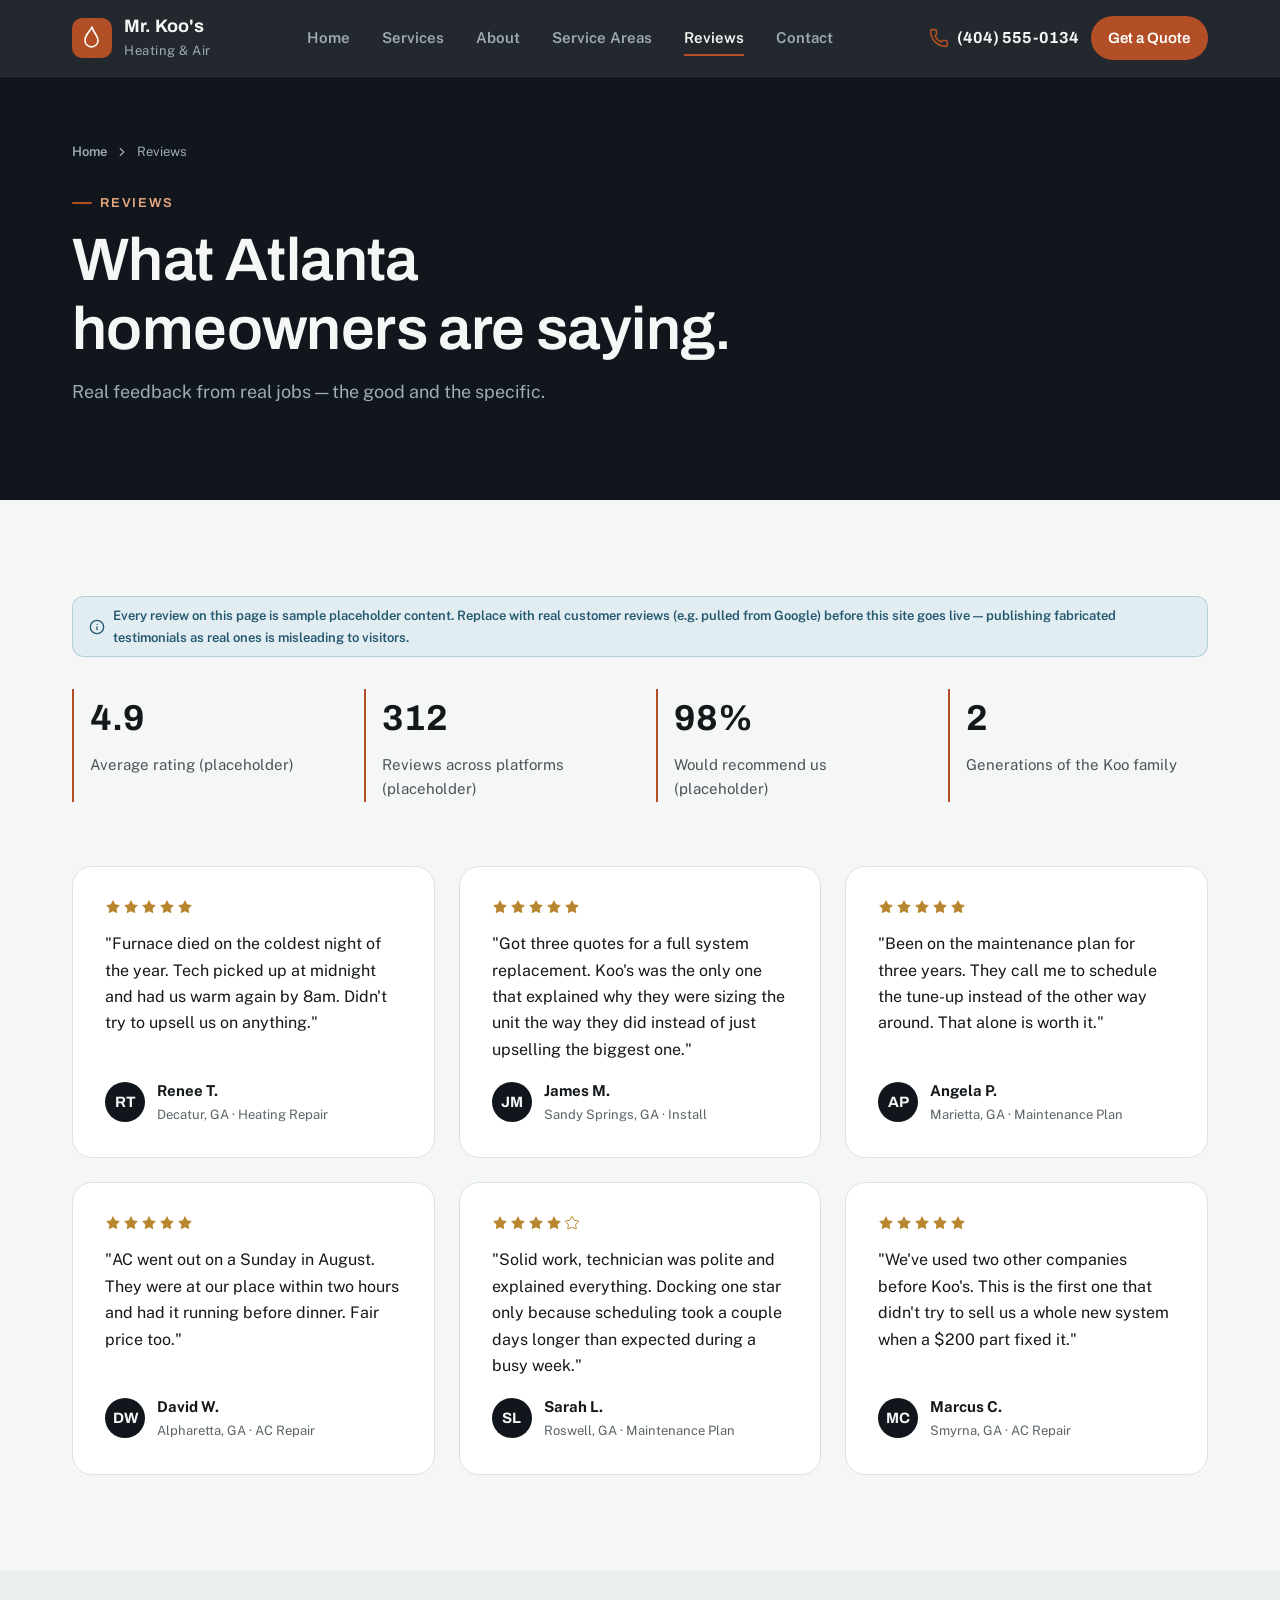
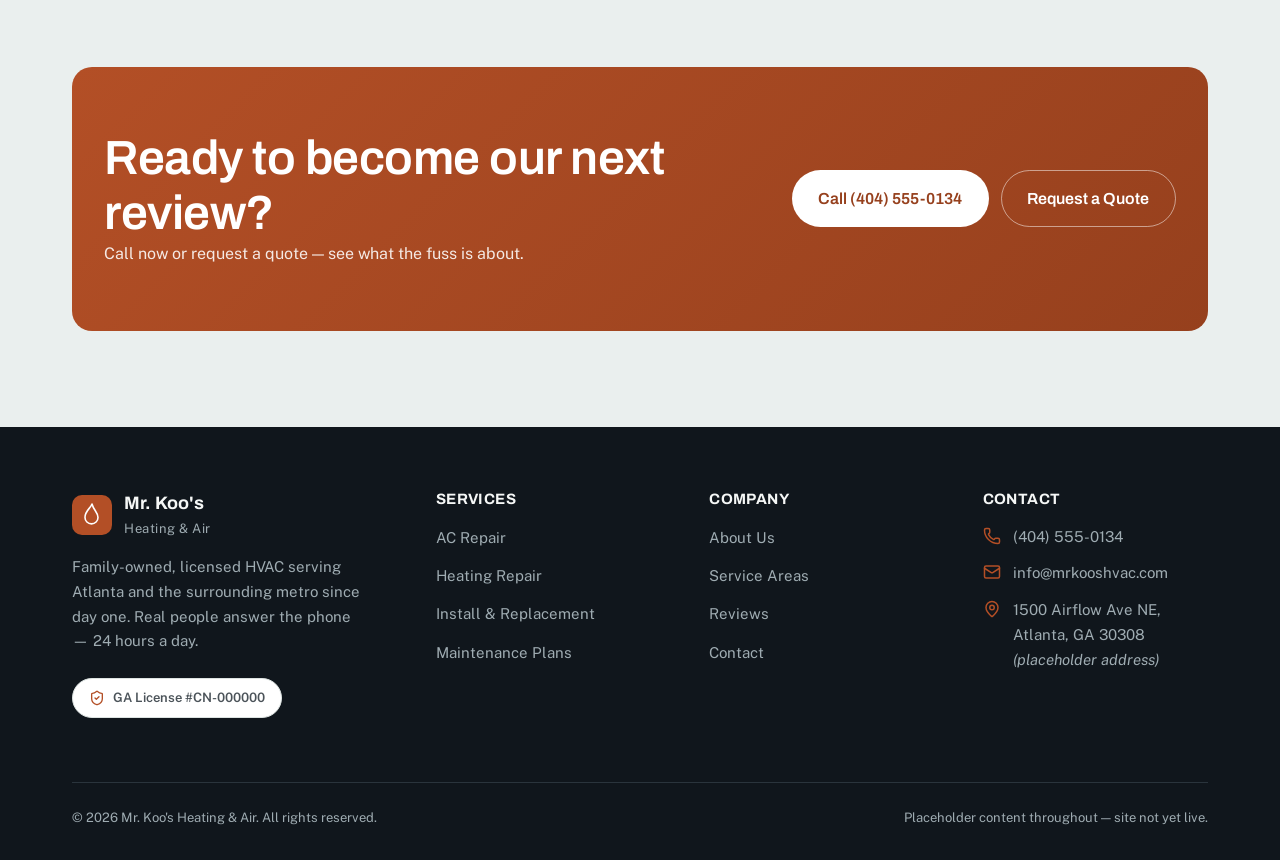
<file: reviews.html>
<!DOCTYPE html>
<html lang="en" class="no-js">
<head>
<meta charset="UTF-8" />
<script>document.documentElement.className = "js";</script>
<meta name="viewport" content="width=device-width, initial-scale=1" />
<title>Customer Reviews | Mr. Koo's Heating &amp; Air, Atlanta GA</title>
<meta name="description" content="See what Atlanta homeowners say about Mr. Koo's Heating & Air — honest pricing, real 24/7 emergency service, and licensed technicians." />
<link rel="icon" type="image/svg+xml" href="assets/favicon.svg" />
<link rel="canonical" href="https://afortenberry.github.io/mr-koos-hvac/reviews.html" />
<meta property="og:type" content="website" />
<meta property="og:site_name" content="Mr. Koo's Heating &amp; Air" />
<meta property="og:title" content="Customer Reviews | Mr. Koo's Heating &amp; Air, Atlanta GA" />
<meta property="og:description" content="See what Atlanta homeowners say about Mr. Koo's Heating & Air — honest pricing, real 24/7 emergency service, and licensed technicians." />
<meta property="og:url" content="https://afortenberry.github.io/mr-koos-hvac/reviews.html" />
<meta property="og:image" content="https://afortenberry.github.io/mr-koos-hvac/assets/Images/08_service_van_neighborhood.png" />
<meta name="twitter:card" content="summary_large_image" />
<meta name="twitter:title" content="Customer Reviews | Mr. Koo's Heating &amp; Air, Atlanta GA" />
<meta name="twitter:description" content="See what Atlanta homeowners say about Mr. Koo's Heating & Air — honest pricing, real 24/7 emergency service, and licensed technicians." />
<link rel="preconnect" href="https://fonts.googleapis.com" />
<link rel="preconnect" href="https://fonts.gstatic.com" crossorigin />
<link href="https://fonts.googleapis.com/css2?family=Archivo:wght@600;700;800;900&family=Public+Sans:wght@400;500;600;700&display=swap" rel="stylesheet" />
<link rel="stylesheet" href="css/styles.css" />
<script type="application/ld+json">
{
  "@context": "https://schema.org",
  "@type": "HVACBusiness",
  "name": "Mr. Koo's Heating & Air",
  "image": "https://afortenberry.github.io/mr-koos-hvac/assets/Images/08_service_van_neighborhood.png",
  "telephone": "+1-404-555-0134",
  "email": "info@mrkooshvac.com",
  "priceRange": "$$",
  "address": {
    "@type": "PostalAddress",
    "streetAddress": "1500 Airflow Ave NE",
    "addressLocality": "Atlanta",
    "addressRegion": "GA",
    "postalCode": "30308",
    "addressCountry": "US"
  },
  "areaServed": ["Atlanta, GA","Marietta, GA","Sandy Springs, GA","Decatur, GA","Alpharetta, GA","Roswell, GA","Smyrna, GA","Dunwoody, GA"],
  "openingHoursSpecification": {
    "@type": "OpeningHoursSpecification",
    "dayOfWeek": ["Monday","Tuesday","Wednesday","Thursday","Friday","Saturday","Sunday"],
    "opens": "00:00",
    "closes": "23:59"
  },
  "url": "https://afortenberry.github.io/mr-koos-hvac/"
}
</script>
</head>
<body>
<a class="skip-link" href="#main">Skip to main content</a>

<header class="site-header">
  <div class="container header-inner">
    <a class="brand" href="index.html" aria-label="Mr. Koo's Heating & Air — home">
      <svg class="brand-mark" viewBox="0 0 40 40" fill="none" aria-hidden="true">
        <rect width="40" height="40" rx="10" fill="#B34F26"/>
        <path d="M20 9c1.6 6.2 6 8.4 6 13.4a6.5 6.5 0 1 1-13 0C13 15.9 18.4 13.5 20 9Z" stroke="#fff" stroke-width="1.6" stroke-linejoin="round"/>
      </svg>
      <span>
        <span class="brand-name">Mr. Koo's</span>
        <span class="brand-tag">Heating &amp; Air</span>
      </span>
    </a>

    <nav class="main-nav" aria-label="Primary">
      <ul>
        <li><a data-nav-link href="index.html">Home</a></li>
        <li><a data-nav-link href="services/index.html">Services</a></li>
        <li><a data-nav-link href="about.html">About</a></li>
        <li><a data-nav-link href="service-areas.html">Service Areas</a></li>
        <li><a data-nav-link href="reviews.html" aria-current="page">Reviews</a></li>
        <li><a data-nav-link href="contact.html">Contact</a></li>
      </ul>
    </nav>

    <div class="header-actions">
      <a class="header-phone" href="tel:+14045550134">
        <svg viewBox="0 0 24 24" fill="none" stroke="currentColor" stroke-width="2" stroke-linecap="round" stroke-linejoin="round" aria-hidden="true"><path d="M13.832 16.568a1 1 0 0 0 1.213-.303l.355-.465A2 2 0 0 1 17 15h3a2 2 0 0 1 2 2v3a2 2 0 0 1-2 2A18 18 0 0 1 2 4a2 2 0 0 1 2-2h3a2 2 0 0 1 2 2v3a2 2 0 0 1-.8 1.6l-.468.351a1 1 0 0 0-.292 1.233 14 14 0 0 0 6.392 6.384"/></svg>
        (404) 555-0134
      </a>
      <a class="btn btn-on-navy btn-sm" href="contact.html">Get a Quote</a>
      <button class="nav-toggle" aria-expanded="false" aria-controls="mobile-nav" aria-label="Open menu">
        <svg class="icon-open" viewBox="0 0 24 24" fill="none" stroke="currentColor" stroke-width="2" stroke-linecap="round" stroke-linejoin="round" aria-hidden="true"><path d="M4 5h16"/><path d="M4 12h16"/><path d="M4 19h16"/></svg>
        <svg class="icon-close" viewBox="0 0 24 24" fill="none" stroke="currentColor" stroke-width="2" stroke-linecap="round" stroke-linejoin="round" aria-hidden="true"><path d="M18 6 6 18"/><path d="m6 6 12 12"/></svg>
      </button>
    </div>
  </div>

  <div class="mobile-nav" id="mobile-nav">
    <nav aria-label="Mobile">
      <ul>
        <li><a href="index.html">Home</a></li>
        <li><a href="services/index.html">Services</a></li>
        <li><a href="about.html">About</a></li>
        <li><a href="service-areas.html">Service Areas</a></li>
        <li><a href="reviews.html">Reviews</a></li>
        <li><a href="contact.html">Contact</a></li>
      </ul>
    </nav>
    <a class="btn btn-primary btn-block" href="tel:+14045550134">Call (404) 555-0134</a>
  </div>
</header>

<main id="main">

  <div class="page-header">
    <div class="container">
      <nav class="breadcrumbs" aria-label="Breadcrumb">
        <a href="index.html">Home</a>
        <svg viewBox="0 0 24 24" fill="none" stroke="currentColor" stroke-width="2" stroke-linecap="round" stroke-linejoin="round" aria-hidden="true"><path d="m9 18 6-6-6-6"/></svg>
        <span aria-current="page">Reviews</span>
      </nav>
      <p class="eyebrow on-navy">Reviews</p>
      <h1>What Atlanta homeowners are saying.</h1>
      <p class="lede">Real feedback from real jobs &mdash; the good and the specific.</p>
    </div>
  </div>

  <section class="section">
    <div class="container">
      <div class="placeholder-flag">
        <svg viewBox="0 0 24 24" fill="none" stroke="currentColor" stroke-width="2" stroke-linecap="round" stroke-linejoin="round" aria-hidden="true"><circle cx="12" cy="12" r="10"/><path d="M12 16v-4"/><path d="M12 8h.01"/></svg>
        Every review on this page is sample placeholder content. Replace with real customer reviews (e.g. pulled from Google) before this site goes live &mdash; publishing fabricated testimonials as real ones is misleading to visitors.
      </div>

      <div class="stat-row" style="margin-bottom: var(--space-8);">
        <div class="stat"><div class="stat-num">4.9</div><div class="stat-label">Average rating (placeholder)</div></div>
        <div class="stat"><div class="stat-num">312</div><div class="stat-label">Reviews across platforms (placeholder)</div></div>
        <div class="stat"><div class="stat-num">98%</div><div class="stat-label">Would recommend us (placeholder)</div></div>
        <div class="stat"><div class="stat-num">2</div><div class="stat-label">Generations of the Koo family</div></div>
      </div>

      <div class="grid grid-3" id="reviews-grid">
        <!-- Review 1 -->
        <div class="testimonial-card reveal">
          <div class="stars" aria-label="5 out of 5 stars">
            <svg viewBox="0 0 24 24" fill="currentColor" aria-hidden="true"><path d="M11.525 2.295a.53.53 0 0 1 .95 0l2.31 4.679a2.123 2.123 0 0 0 1.595 1.16l5.166.756a.53.53 0 0 1 .294.904l-3.736 3.638a2.123 2.123 0 0 0-.611 1.878l.882 5.14a.53.53 0 0 1-.771.56l-4.618-2.428a2.122 2.122 0 0 0-1.973 0L6.396 21.01a.53.53 0 0 1-.77-.56l.881-5.139a2.122 2.122 0 0 0-.611-1.879L2.16 9.795a.53.53 0 0 1 .294-.906l5.165-.755a2.122 2.122 0 0 0 1.597-1.16z"/></svg><svg viewBox="0 0 24 24" fill="currentColor" aria-hidden="true"><path d="M11.525 2.295a.53.53 0 0 1 .95 0l2.31 4.679a2.123 2.123 0 0 0 1.595 1.16l5.166.756a.53.53 0 0 1 .294.904l-3.736 3.638a2.123 2.123 0 0 0-.611 1.878l.882 5.14a.53.53 0 0 1-.771.56l-4.618-2.428a2.122 2.122 0 0 0-1.973 0L6.396 21.01a.53.53 0 0 1-.77-.56l.881-5.139a2.122 2.122 0 0 0-.611-1.879L2.16 9.795a.53.53 0 0 1 .294-.906l5.165-.755a2.122 2.122 0 0 0 1.597-1.16z"/></svg><svg viewBox="0 0 24 24" fill="currentColor" aria-hidden="true"><path d="M11.525 2.295a.53.53 0 0 1 .95 0l2.31 4.679a2.123 2.123 0 0 0 1.595 1.16l5.166.756a.53.53 0 0 1 .294.904l-3.736 3.638a2.123 2.123 0 0 0-.611 1.878l.882 5.14a.53.53 0 0 1-.771.56l-4.618-2.428a2.122 2.122 0 0 0-1.973 0L6.396 21.01a.53.53 0 0 1-.77-.56l.881-5.139a2.122 2.122 0 0 0-.611-1.879L2.16 9.795a.53.53 0 0 1 .294-.906l5.165-.755a2.122 2.122 0 0 0 1.597-1.16z"/></svg><svg viewBox="0 0 24 24" fill="currentColor" aria-hidden="true"><path d="M11.525 2.295a.53.53 0 0 1 .95 0l2.31 4.679a2.123 2.123 0 0 0 1.595 1.16l5.166.756a.53.53 0 0 1 .294.904l-3.736 3.638a2.123 2.123 0 0 0-.611 1.878l.882 5.14a.53.53 0 0 1-.771.56l-4.618-2.428a2.122 2.122 0 0 0-1.973 0L6.396 21.01a.53.53 0 0 1-.77-.56l.881-5.139a2.122 2.122 0 0 0-.611-1.879L2.16 9.795a.53.53 0 0 1 .294-.906l5.165-.755a2.122 2.122 0 0 0 1.597-1.16z"/></svg><svg viewBox="0 0 24 24" fill="currentColor" aria-hidden="true"><path d="M11.525 2.295a.53.53 0 0 1 .95 0l2.31 4.679a2.123 2.123 0 0 0 1.595 1.16l5.166.756a.53.53 0 0 1 .294.904l-3.736 3.638a2.123 2.123 0 0 0-.611 1.878l.882 5.14a.53.53 0 0 1-.771.56l-4.618-2.428a2.122 2.122 0 0 0-1.973 0L6.396 21.01a.53.53 0 0 1-.77-.56l.881-5.139a2.122 2.122 0 0 0-.611-1.879L2.16 9.795a.53.53 0 0 1 .294-.906l5.165-.755a2.122 2.122 0 0 0 1.597-1.16z"/></svg>
          </div>
          <p class="testimonial-quote">"Furnace died on the coldest night of the year. Tech picked up at midnight and had us warm again by 8am. Didn't try to upsell us on anything."</p>
          <div class="testimonial-meta"><span class="avatar">RT</span><div><div class="testimonial-name">Renee T.</div><div class="testimonial-loc">Decatur, GA &middot; Heating Repair</div></div></div>
        </div>
        <!-- Review 2 -->
        <div class="testimonial-card reveal">
          <div class="stars" aria-label="5 out of 5 stars">
            <svg viewBox="0 0 24 24" fill="currentColor" aria-hidden="true"><path d="M11.525 2.295a.53.53 0 0 1 .95 0l2.31 4.679a2.123 2.123 0 0 0 1.595 1.16l5.166.756a.53.53 0 0 1 .294.904l-3.736 3.638a2.123 2.123 0 0 0-.611 1.878l.882 5.14a.53.53 0 0 1-.771.56l-4.618-2.428a2.122 2.122 0 0 0-1.973 0L6.396 21.01a.53.53 0 0 1-.77-.56l.881-5.139a2.122 2.122 0 0 0-.611-1.879L2.16 9.795a.53.53 0 0 1 .294-.906l5.165-.755a2.122 2.122 0 0 0 1.597-1.16z"/></svg><svg viewBox="0 0 24 24" fill="currentColor" aria-hidden="true"><path d="M11.525 2.295a.53.53 0 0 1 .95 0l2.31 4.679a2.123 2.123 0 0 0 1.595 1.16l5.166.756a.53.53 0 0 1 .294.904l-3.736 3.638a2.123 2.123 0 0 0-.611 1.878l.882 5.14a.53.53 0 0 1-.771.56l-4.618-2.428a2.122 2.122 0 0 0-1.973 0L6.396 21.01a.53.53 0 0 1-.77-.56l.881-5.139a2.122 2.122 0 0 0-.611-1.879L2.16 9.795a.53.53 0 0 1 .294-.906l5.165-.755a2.122 2.122 0 0 0 1.597-1.16z"/></svg><svg viewBox="0 0 24 24" fill="currentColor" aria-hidden="true"><path d="M11.525 2.295a.53.53 0 0 1 .95 0l2.31 4.679a2.123 2.123 0 0 0 1.595 1.16l5.166.756a.53.53 0 0 1 .294.904l-3.736 3.638a2.123 2.123 0 0 0-.611 1.878l.882 5.14a.53.53 0 0 1-.771.56l-4.618-2.428a2.122 2.122 0 0 0-1.973 0L6.396 21.01a.53.53 0 0 1-.77-.56l.881-5.139a2.122 2.122 0 0 0-.611-1.879L2.16 9.795a.53.53 0 0 1 .294-.906l5.165-.755a2.122 2.122 0 0 0 1.597-1.16z"/></svg><svg viewBox="0 0 24 24" fill="currentColor" aria-hidden="true"><path d="M11.525 2.295a.53.53 0 0 1 .95 0l2.31 4.679a2.123 2.123 0 0 0 1.595 1.16l5.166.756a.53.53 0 0 1 .294.904l-3.736 3.638a2.123 2.123 0 0 0-.611 1.878l.882 5.14a.53.53 0 0 1-.771.56l-4.618-2.428a2.122 2.122 0 0 0-1.973 0L6.396 21.01a.53.53 0 0 1-.77-.56l.881-5.139a2.122 2.122 0 0 0-.611-1.879L2.16 9.795a.53.53 0 0 1 .294-.906l5.165-.755a2.122 2.122 0 0 0 1.597-1.16z"/></svg><svg viewBox="0 0 24 24" fill="currentColor" aria-hidden="true"><path d="M11.525 2.295a.53.53 0 0 1 .95 0l2.31 4.679a2.123 2.123 0 0 0 1.595 1.16l5.166.756a.53.53 0 0 1 .294.904l-3.736 3.638a2.123 2.123 0 0 0-.611 1.878l.882 5.14a.53.53 0 0 1-.771.56l-4.618-2.428a2.122 2.122 0 0 0-1.973 0L6.396 21.01a.53.53 0 0 1-.77-.56l.881-5.139a2.122 2.122 0 0 0-.611-1.879L2.16 9.795a.53.53 0 0 1 .294-.906l5.165-.755a2.122 2.122 0 0 0 1.597-1.16z"/></svg>
          </div>
          <p class="testimonial-quote">"Got three quotes for a full system replacement. Koo's was the only one that explained why they were sizing the unit the way they did instead of just upselling the biggest one."</p>
          <div class="testimonial-meta"><span class="avatar">JM</span><div><div class="testimonial-name">James M.</div><div class="testimonial-loc">Sandy Springs, GA &middot; Install</div></div></div>
        </div>
        <!-- Review 3 -->
        <div class="testimonial-card reveal">
          <div class="stars" aria-label="5 out of 5 stars">
            <svg viewBox="0 0 24 24" fill="currentColor" aria-hidden="true"><path d="M11.525 2.295a.53.53 0 0 1 .95 0l2.31 4.679a2.123 2.123 0 0 0 1.595 1.16l5.166.756a.53.53 0 0 1 .294.904l-3.736 3.638a2.123 2.123 0 0 0-.611 1.878l.882 5.14a.53.53 0 0 1-.771.56l-4.618-2.428a2.122 2.122 0 0 0-1.973 0L6.396 21.01a.53.53 0 0 1-.77-.56l.881-5.139a2.122 2.122 0 0 0-.611-1.879L2.16 9.795a.53.53 0 0 1 .294-.906l5.165-.755a2.122 2.122 0 0 0 1.597-1.16z"/></svg><svg viewBox="0 0 24 24" fill="currentColor" aria-hidden="true"><path d="M11.525 2.295a.53.53 0 0 1 .95 0l2.31 4.679a2.123 2.123 0 0 0 1.595 1.16l5.166.756a.53.53 0 0 1 .294.904l-3.736 3.638a2.123 2.123 0 0 0-.611 1.878l.882 5.14a.53.53 0 0 1-.771.56l-4.618-2.428a2.122 2.122 0 0 0-1.973 0L6.396 21.01a.53.53 0 0 1-.77-.56l.881-5.139a2.122 2.122 0 0 0-.611-1.879L2.16 9.795a.53.53 0 0 1 .294-.906l5.165-.755a2.122 2.122 0 0 0 1.597-1.16z"/></svg><svg viewBox="0 0 24 24" fill="currentColor" aria-hidden="true"><path d="M11.525 2.295a.53.53 0 0 1 .95 0l2.31 4.679a2.123 2.123 0 0 0 1.595 1.16l5.166.756a.53.53 0 0 1 .294.904l-3.736 3.638a2.123 2.123 0 0 0-.611 1.878l.882 5.14a.53.53 0 0 1-.771.56l-4.618-2.428a2.122 2.122 0 0 0-1.973 0L6.396 21.01a.53.53 0 0 1-.77-.56l.881-5.139a2.122 2.122 0 0 0-.611-1.879L2.16 9.795a.53.53 0 0 1 .294-.906l5.165-.755a2.122 2.122 0 0 0 1.597-1.16z"/></svg><svg viewBox="0 0 24 24" fill="currentColor" aria-hidden="true"><path d="M11.525 2.295a.53.53 0 0 1 .95 0l2.31 4.679a2.123 2.123 0 0 0 1.595 1.16l5.166.756a.53.53 0 0 1 .294.904l-3.736 3.638a2.123 2.123 0 0 0-.611 1.878l.882 5.14a.53.53 0 0 1-.771.56l-4.618-2.428a2.122 2.122 0 0 0-1.973 0L6.396 21.01a.53.53 0 0 1-.77-.56l.881-5.139a2.122 2.122 0 0 0-.611-1.879L2.16 9.795a.53.53 0 0 1 .294-.906l5.165-.755a2.122 2.122 0 0 0 1.597-1.16z"/></svg><svg viewBox="0 0 24 24" fill="currentColor" aria-hidden="true"><path d="M11.525 2.295a.53.53 0 0 1 .95 0l2.31 4.679a2.123 2.123 0 0 0 1.595 1.16l5.166.756a.53.53 0 0 1 .294.904l-3.736 3.638a2.123 2.123 0 0 0-.611 1.878l.882 5.14a.53.53 0 0 1-.771.56l-4.618-2.428a2.122 2.122 0 0 0-1.973 0L6.396 21.01a.53.53 0 0 1-.77-.56l.881-5.139a2.122 2.122 0 0 0-.611-1.879L2.16 9.795a.53.53 0 0 1 .294-.906l5.165-.755a2.122 2.122 0 0 0 1.597-1.16z"/></svg>
          </div>
          <p class="testimonial-quote">"Been on the maintenance plan for three years. They call me to schedule the tune-up instead of the other way around. That alone is worth it."</p>
          <div class="testimonial-meta"><span class="avatar">AP</span><div><div class="testimonial-name">Angela P.</div><div class="testimonial-loc">Marietta, GA &middot; Maintenance Plan</div></div></div>
        </div>
        <!-- Review 4 -->
        <div class="testimonial-card reveal">
          <div class="stars" aria-label="5 out of 5 stars">
            <svg viewBox="0 0 24 24" fill="currentColor" aria-hidden="true"><path d="M11.525 2.295a.53.53 0 0 1 .95 0l2.31 4.679a2.123 2.123 0 0 0 1.595 1.16l5.166.756a.53.53 0 0 1 .294.904l-3.736 3.638a2.123 2.123 0 0 0-.611 1.878l.882 5.14a.53.53 0 0 1-.771.56l-4.618-2.428a2.122 2.122 0 0 0-1.973 0L6.396 21.01a.53.53 0 0 1-.77-.56l.881-5.139a2.122 2.122 0 0 0-.611-1.879L2.16 9.795a.53.53 0 0 1 .294-.906l5.165-.755a2.122 2.122 0 0 0 1.597-1.16z"/></svg><svg viewBox="0 0 24 24" fill="currentColor" aria-hidden="true"><path d="M11.525 2.295a.53.53 0 0 1 .95 0l2.31 4.679a2.123 2.123 0 0 0 1.595 1.16l5.166.756a.53.53 0 0 1 .294.904l-3.736 3.638a2.123 2.123 0 0 0-.611 1.878l.882 5.14a.53.53 0 0 1-.771.56l-4.618-2.428a2.122 2.122 0 0 0-1.973 0L6.396 21.01a.53.53 0 0 1-.77-.56l.881-5.139a2.122 2.122 0 0 0-.611-1.879L2.16 9.795a.53.53 0 0 1 .294-.906l5.165-.755a2.122 2.122 0 0 0 1.597-1.16z"/></svg><svg viewBox="0 0 24 24" fill="currentColor" aria-hidden="true"><path d="M11.525 2.295a.53.53 0 0 1 .95 0l2.31 4.679a2.123 2.123 0 0 0 1.595 1.16l5.166.756a.53.53 0 0 1 .294.904l-3.736 3.638a2.123 2.123 0 0 0-.611 1.878l.882 5.14a.53.53 0 0 1-.771.56l-4.618-2.428a2.122 2.122 0 0 0-1.973 0L6.396 21.01a.53.53 0 0 1-.77-.56l.881-5.139a2.122 2.122 0 0 0-.611-1.879L2.16 9.795a.53.53 0 0 1 .294-.906l5.165-.755a2.122 2.122 0 0 0 1.597-1.16z"/></svg><svg viewBox="0 0 24 24" fill="currentColor" aria-hidden="true"><path d="M11.525 2.295a.53.53 0 0 1 .95 0l2.31 4.679a2.123 2.123 0 0 0 1.595 1.16l5.166.756a.53.53 0 0 1 .294.904l-3.736 3.638a2.123 2.123 0 0 0-.611 1.878l.882 5.14a.53.53 0 0 1-.771.56l-4.618-2.428a2.122 2.122 0 0 0-1.973 0L6.396 21.01a.53.53 0 0 1-.77-.56l.881-5.139a2.122 2.122 0 0 0-.611-1.879L2.16 9.795a.53.53 0 0 1 .294-.906l5.165-.755a2.122 2.122 0 0 0 1.597-1.16z"/></svg><svg viewBox="0 0 24 24" fill="currentColor" aria-hidden="true"><path d="M11.525 2.295a.53.53 0 0 1 .95 0l2.31 4.679a2.123 2.123 0 0 0 1.595 1.16l5.166.756a.53.53 0 0 1 .294.904l-3.736 3.638a2.123 2.123 0 0 0-.611 1.878l.882 5.14a.53.53 0 0 1-.771.56l-4.618-2.428a2.122 2.122 0 0 0-1.973 0L6.396 21.01a.53.53 0 0 1-.77-.56l.881-5.139a2.122 2.122 0 0 0-.611-1.879L2.16 9.795a.53.53 0 0 1 .294-.906l5.165-.755a2.122 2.122 0 0 0 1.597-1.16z"/></svg>
          </div>
          <p class="testimonial-quote">"AC went out on a Sunday in August. They were at our place within two hours and had it running before dinner. Fair price too."</p>
          <div class="testimonial-meta"><span class="avatar">DW</span><div><div class="testimonial-name">David W.</div><div class="testimonial-loc">Alpharetta, GA &middot; AC Repair</div></div></div>
        </div>
        <!-- Review 5 -->
        <div class="testimonial-card reveal">
          <div class="stars" aria-label="4 out of 5 stars">
            <svg viewBox="0 0 24 24" fill="currentColor" aria-hidden="true"><path d="M11.525 2.295a.53.53 0 0 1 .95 0l2.31 4.679a2.123 2.123 0 0 0 1.595 1.16l5.166.756a.53.53 0 0 1 .294.904l-3.736 3.638a2.123 2.123 0 0 0-.611 1.878l.882 5.14a.53.53 0 0 1-.771.56l-4.618-2.428a2.122 2.122 0 0 0-1.973 0L6.396 21.01a.53.53 0 0 1-.77-.56l.881-5.139a2.122 2.122 0 0 0-.611-1.879L2.16 9.795a.53.53 0 0 1 .294-.906l5.165-.755a2.122 2.122 0 0 0 1.597-1.16z"/></svg><svg viewBox="0 0 24 24" fill="currentColor" aria-hidden="true"><path d="M11.525 2.295a.53.53 0 0 1 .95 0l2.31 4.679a2.123 2.123 0 0 0 1.595 1.16l5.166.756a.53.53 0 0 1 .294.904l-3.736 3.638a2.123 2.123 0 0 0-.611 1.878l.882 5.14a.53.53 0 0 1-.771.56l-4.618-2.428a2.122 2.122 0 0 0-1.973 0L6.396 21.01a.53.53 0 0 1-.77-.56l.881-5.139a2.122 2.122 0 0 0-.611-1.879L2.16 9.795a.53.53 0 0 1 .294-.906l5.165-.755a2.122 2.122 0 0 0 1.597-1.16z"/></svg><svg viewBox="0 0 24 24" fill="currentColor" aria-hidden="true"><path d="M11.525 2.295a.53.53 0 0 1 .95 0l2.31 4.679a2.123 2.123 0 0 0 1.595 1.16l5.166.756a.53.53 0 0 1 .294.904l-3.736 3.638a2.123 2.123 0 0 0-.611 1.878l.882 5.14a.53.53 0 0 1-.771.56l-4.618-2.428a2.122 2.122 0 0 0-1.973 0L6.396 21.01a.53.53 0 0 1-.77-.56l.881-5.139a2.122 2.122 0 0 0-.611-1.879L2.16 9.795a.53.53 0 0 1 .294-.906l5.165-.755a2.122 2.122 0 0 0 1.597-1.16z"/></svg><svg viewBox="0 0 24 24" fill="currentColor" aria-hidden="true"><path d="M11.525 2.295a.53.53 0 0 1 .95 0l2.31 4.679a2.123 2.123 0 0 0 1.595 1.16l5.166.756a.53.53 0 0 1 .294.904l-3.736 3.638a2.123 2.123 0 0 0-.611 1.878l.882 5.14a.53.53 0 0 1-.771.56l-4.618-2.428a2.122 2.122 0 0 0-1.973 0L6.396 21.01a.53.53 0 0 1-.77-.56l.881-5.139a2.122 2.122 0 0 0-.611-1.879L2.16 9.795a.53.53 0 0 1 .294-.906l5.165-.755a2.122 2.122 0 0 0 1.597-1.16z"/></svg><svg viewBox="0 0 24 24" fill="none" stroke="currentColor" stroke-width="1.5" aria-hidden="true"><path d="M11.525 2.295a.53.53 0 0 1 .95 0l2.31 4.679a2.123 2.123 0 0 0 1.595 1.16l5.166.756a.53.53 0 0 1 .294.904l-3.736 3.638a2.123 2.123 0 0 0-.611 1.878l.882 5.14a.53.53 0 0 1-.771.56l-4.618-2.428a2.122 2.122 0 0 0-1.973 0L6.396 21.01a.53.53 0 0 1-.77-.56l.881-5.139a2.122 2.122 0 0 0-.611-1.879L2.16 9.795a.53.53 0 0 1 .294-.906l5.165-.755a2.122 2.122 0 0 0 1.597-1.16z"/></svg>
          </div>
          <p class="testimonial-quote">"Solid work, technician was polite and explained everything. Docking one star only because scheduling took a couple days longer than expected during a busy week."</p>
          <div class="testimonial-meta"><span class="avatar">SL</span><div><div class="testimonial-name">Sarah L.</div><div class="testimonial-loc">Roswell, GA &middot; Maintenance Plan</div></div></div>
        </div>
        <!-- Review 6 -->
        <div class="testimonial-card reveal">
          <div class="stars" aria-label="5 out of 5 stars">
            <svg viewBox="0 0 24 24" fill="currentColor" aria-hidden="true"><path d="M11.525 2.295a.53.53 0 0 1 .95 0l2.31 4.679a2.123 2.123 0 0 0 1.595 1.16l5.166.756a.53.53 0 0 1 .294.904l-3.736 3.638a2.123 2.123 0 0 0-.611 1.878l.882 5.14a.53.53 0 0 1-.771.56l-4.618-2.428a2.122 2.122 0 0 0-1.973 0L6.396 21.01a.53.53 0 0 1-.77-.56l.881-5.139a2.122 2.122 0 0 0-.611-1.879L2.16 9.795a.53.53 0 0 1 .294-.906l5.165-.755a2.122 2.122 0 0 0 1.597-1.16z"/></svg><svg viewBox="0 0 24 24" fill="currentColor" aria-hidden="true"><path d="M11.525 2.295a.53.53 0 0 1 .95 0l2.31 4.679a2.123 2.123 0 0 0 1.595 1.16l5.166.756a.53.53 0 0 1 .294.904l-3.736 3.638a2.123 2.123 0 0 0-.611 1.878l.882 5.14a.53.53 0 0 1-.771.56l-4.618-2.428a2.122 2.122 0 0 0-1.973 0L6.396 21.01a.53.53 0 0 1-.77-.56l.881-5.139a2.122 2.122 0 0 0-.611-1.879L2.16 9.795a.53.53 0 0 1 .294-.906l5.165-.755a2.122 2.122 0 0 0 1.597-1.16z"/></svg><svg viewBox="0 0 24 24" fill="currentColor" aria-hidden="true"><path d="M11.525 2.295a.53.53 0 0 1 .95 0l2.31 4.679a2.123 2.123 0 0 0 1.595 1.16l5.166.756a.53.53 0 0 1 .294.904l-3.736 3.638a2.123 2.123 0 0 0-.611 1.878l.882 5.14a.53.53 0 0 1-.771.56l-4.618-2.428a2.122 2.122 0 0 0-1.973 0L6.396 21.01a.53.53 0 0 1-.77-.56l.881-5.139a2.122 2.122 0 0 0-.611-1.879L2.16 9.795a.53.53 0 0 1 .294-.906l5.165-.755a2.122 2.122 0 0 0 1.597-1.16z"/></svg><svg viewBox="0 0 24 24" fill="currentColor" aria-hidden="true"><path d="M11.525 2.295a.53.53 0 0 1 .95 0l2.31 4.679a2.123 2.123 0 0 0 1.595 1.16l5.166.756a.53.53 0 0 1 .294.904l-3.736 3.638a2.123 2.123 0 0 0-.611 1.878l.882 5.14a.53.53 0 0 1-.771.56l-4.618-2.428a2.122 2.122 0 0 0-1.973 0L6.396 21.01a.53.53 0 0 1-.77-.56l.881-5.139a2.122 2.122 0 0 0-.611-1.879L2.16 9.795a.53.53 0 0 1 .294-.906l5.165-.755a2.122 2.122 0 0 0 1.597-1.16z"/></svg><svg viewBox="0 0 24 24" fill="currentColor" aria-hidden="true"><path d="M11.525 2.295a.53.53 0 0 1 .95 0l2.31 4.679a2.123 2.123 0 0 0 1.595 1.16l5.166.756a.53.53 0 0 1 .294.904l-3.736 3.638a2.123 2.123 0 0 0-.611 1.878l.882 5.14a.53.53 0 0 1-.771.56l-4.618-2.428a2.122 2.122 0 0 0-1.973 0L6.396 21.01a.53.53 0 0 1-.77-.56l.881-5.139a2.122 2.122 0 0 0-.611-1.879L2.16 9.795a.53.53 0 0 1 .294-.906l5.165-.755a2.122 2.122 0 0 0 1.597-1.16z"/></svg>
          </div>
          <p class="testimonial-quote">"We've used two other companies before Koo's. This is the first one that didn't try to sell us a whole new system when a $200 part fixed it."</p>
          <div class="testimonial-meta"><span class="avatar">MC</span><div><div class="testimonial-name">Marcus C.</div><div class="testimonial-loc">Smyrna, GA &middot; AC Repair</div></div></div>
        </div>
      </div>
    </div>
  </section>

  <section class="section section-alt">
    <div class="container">
      <div class="cta-band reveal">
        <div>
          <h2>Ready to become our next review?</h2>
          <p>Call now or request a quote &mdash; see what the fuss is about.</p>
        </div>
        <div class="cta-band-actions">
          <a class="btn btn-secondary" href="tel:+14045550134">Call (404) 555-0134</a>
          <a class="btn btn-ghost-on-navy" style="border-color:rgba(255,255,255,0.5); color:#fff;" href="contact.html">Request a Quote</a>
        </div>
      </div>
    </div>
  </section>

</main>

<footer class="site-footer">
  <div class="container">
    <div class="footer-grid">
      <div class="footer-brand">
        <a class="brand" href="index.html" aria-label="Mr. Koo's Heating & Air — home">
          <svg class="brand-mark" viewBox="0 0 40 40" fill="none" aria-hidden="true">
        <rect width="40" height="40" rx="10" fill="#B34F26"/>
        <path d="M20 9c1.6 6.2 6 8.4 6 13.4a6.5 6.5 0 1 1-13 0C13 15.9 18.4 13.5 20 9Z" stroke="#fff" stroke-width="1.6" stroke-linejoin="round"/>
      </svg>
      <span>
        <span class="brand-name">Mr. Koo's</span>
        <span class="brand-tag">Heating &amp; Air</span>
      </span>
        </a>
        <p>Family-owned, licensed HVAC serving Atlanta and the surrounding metro since day one. Real people answer the phone &mdash; 24 hours a day.</p>
        <div class="badge-row" style="margin-top: var(--space-5);">
          <span class="badge"><svg viewBox="0 0 24 24" fill="none" stroke="currentColor" stroke-width="2" stroke-linecap="round" stroke-linejoin="round" aria-hidden="true"><path d="M20 13c0 5-3.5 7.5-7.66 8.95a1 1 0 0 1-.67-.01C7.5 20.5 4 18 4 13V6a1 1 0 0 1 1-1c2 0 4.5-1.2 6.24-2.72a1.17 1.17 0 0 1 1.52 0C14.51 3.81 17 5 19 5a1 1 0 0 1 1 1z"/><path d="m9 12 2 2 4-4"/></svg> GA License #CN-000000</span>
        </div>
      </div>

      <nav class="footer-col" aria-label="Services">
        <h3 class="footer-heading">Services</h3>
        <ul>
          <li><a href="services/ac-repair.html">AC Repair</a></li>
          <li><a href="services/heating-repair.html">Heating Repair</a></li>
          <li><a href="services/installation.html">Install &amp; Replacement</a></li>
          <li><a href="services/maintenance-plans.html">Maintenance Plans</a></li>
        </ul>
      </nav>

      <nav class="footer-col" aria-label="Company">
        <h3 class="footer-heading">Company</h3>
        <ul>
          <li><a href="about.html">About Us</a></li>
          <li><a href="service-areas.html">Service Areas</a></li>
          <li><a href="reviews.html">Reviews</a></li>
          <li><a href="contact.html">Contact</a></li>
        </ul>
      </nav>

      <div class="footer-col">
        <h3 class="footer-heading">Contact</h3>
        <ul class="footer-contact">
          <li><svg viewBox="0 0 24 24" fill="none" stroke="currentColor" stroke-width="2" stroke-linecap="round" stroke-linejoin="round" aria-hidden="true"><path d="M13.832 16.568a1 1 0 0 0 1.213-.303l.355-.465A2 2 0 0 1 17 15h3a2 2 0 0 1 2 2v3a2 2 0 0 1-2 2A18 18 0 0 1 2 4a2 2 0 0 1 2-2h3a2 2 0 0 1 2 2v3a2 2 0 0 1-.8 1.6l-.468.351a1 1 0 0 0-.292 1.233 14 14 0 0 0 6.392 6.384"/></svg><a href="tel:+14045550134">(404) 555-0134</a></li>
          <li><svg viewBox="0 0 24 24" fill="none" stroke="currentColor" stroke-width="2" stroke-linecap="round" stroke-linejoin="round" aria-hidden="true"><path d="m22 7-8.991 5.727a2 2 0 0 1-2.009 0L2 7"/><rect x="2" y="4" width="20" height="16" rx="2"/></svg><a href="mailto:info@mrkooshvac.com">info@mrkooshvac.com</a></li>
          <li><svg viewBox="0 0 24 24" fill="none" stroke="currentColor" stroke-width="2" stroke-linecap="round" stroke-linejoin="round" aria-hidden="true"><path d="M20 10c0 4.993-5.539 10.193-7.399 11.799a1 1 0 0 1-1.202 0C9.539 20.193 4 14.993 4 10a8 8 0 0 1 16 0"/><circle cx="12" cy="10" r="3"/></svg><span>1500 Airflow Ave NE, Atlanta, GA 30308<br><em>(placeholder address)</em></span></li>
        </ul>
      </div>
    </div>

    <div class="footer-bottom">
      <span>&copy; <span data-year>2026</span> Mr. Koo's Heating &amp; Air. All rights reserved.</span>
      <span>Placeholder content throughout &mdash; site not yet live.</span>
    </div>
  </div>
</footer>

<div class="call-bar">
  <a class="btn btn-primary" href="tel:+14045550134">
    <svg viewBox="0 0 24 24" fill="none" stroke="currentColor" stroke-width="2" stroke-linecap="round" stroke-linejoin="round" aria-hidden="true"><path d="M13.832 16.568a1 1 0 0 0 1.213-.303l.355-.465A2 2 0 0 1 17 15h3a2 2 0 0 1 2 2v3a2 2 0 0 1-2 2A18 18 0 0 1 2 4a2 2 0 0 1 2-2h3a2 2 0 0 1 2 2v3a2 2 0 0 1-.8 1.6l-.468.351a1 1 0 0 0-.292 1.233 14 14 0 0 0 6.392 6.384"/></svg>
    Call Now
  </a>
  <a class="btn btn-secondary" href="contact.html">Get a Quote</a>
</div>

<script src="js/main.js"></script>
</body>
</html>
</file>
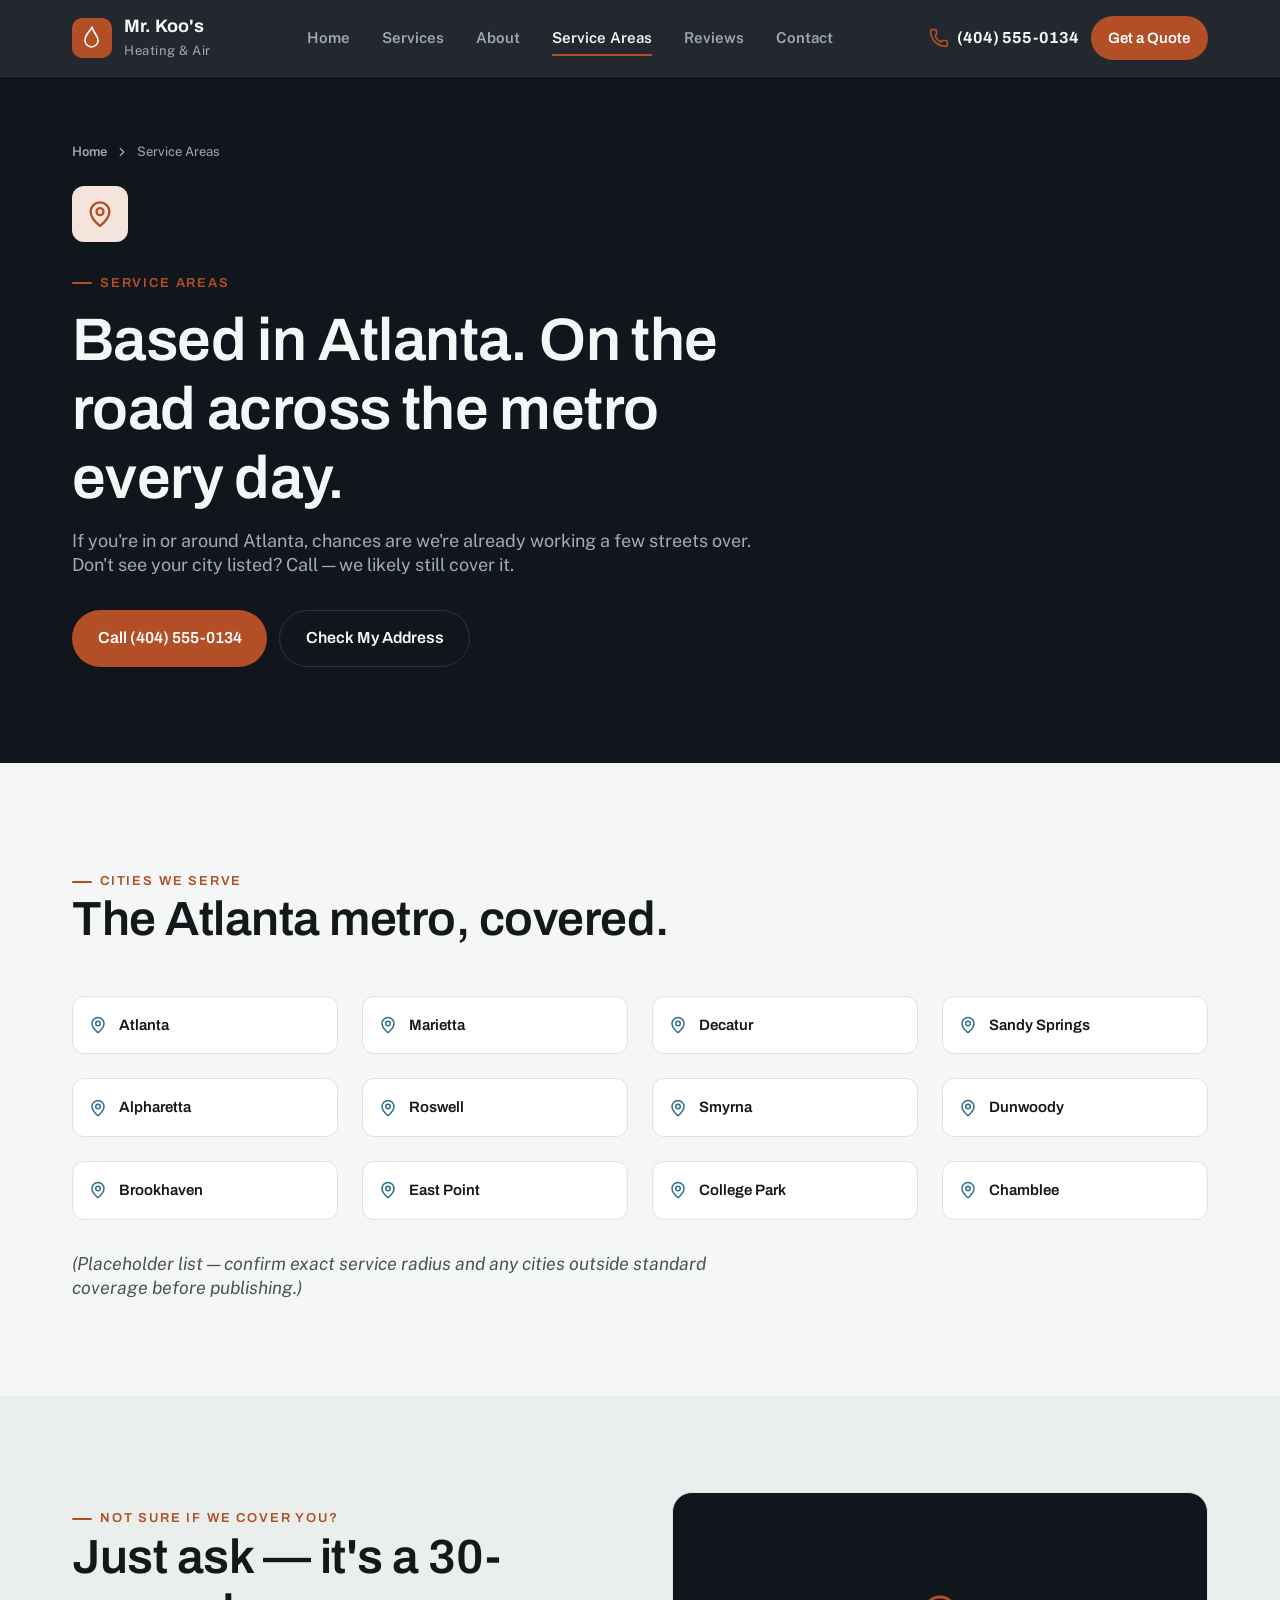
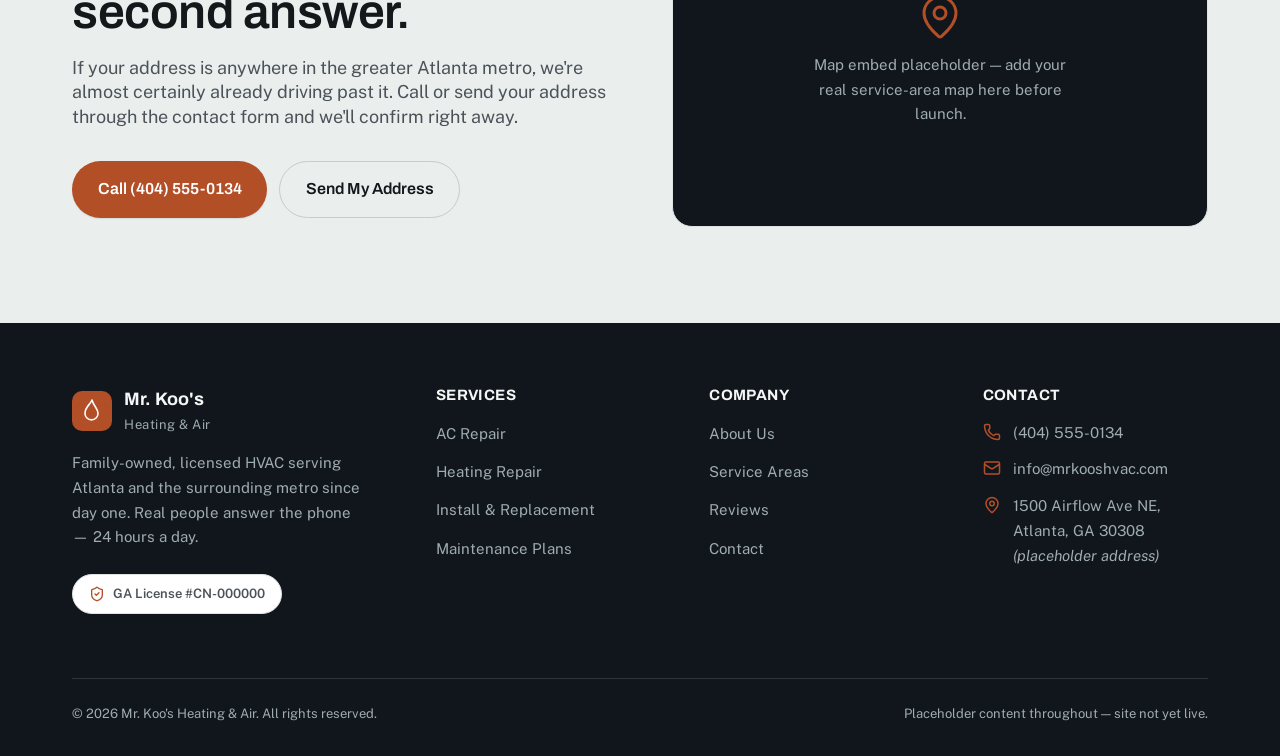
<file: service-areas.html>
<!DOCTYPE html>
<html lang="en" class="no-js">
<head>
<meta charset="UTF-8" />
<script>document.documentElement.className = "js";</script>
<meta name="viewport" content="width=device-width, initial-scale=1" />
<title>Service Areas | Mr. Koo's Heating &amp; Air, Atlanta Metro</title>
<meta name="description" content="Mr. Koo's Heating & Air serves Atlanta and the surrounding metro, including Marietta, Decatur, Sandy Springs, Alpharetta, Roswell, Smyrna, and Dunwoody." />
<link rel="icon" type="image/svg+xml" href="assets/favicon.svg" />
<link rel="canonical" href="https://afortenberry.github.io/mr-koos-hvac/service-areas.html" />
<meta property="og:type" content="website" />
<meta property="og:site_name" content="Mr. Koo's Heating &amp; Air" />
<meta property="og:title" content="Service Areas | Mr. Koo's Heating &amp; Air, Atlanta Metro" />
<meta property="og:description" content="Mr. Koo's Heating & Air serves Atlanta and the surrounding metro, including Marietta, Decatur, Sandy Springs, Alpharetta, Roswell, Smyrna, and Dunwoody." />
<meta property="og:url" content="https://afortenberry.github.io/mr-koos-hvac/service-areas.html" />
<meta property="og:image" content="https://afortenberry.github.io/mr-koos-hvac/assets/Images/08_service_van_neighborhood.png" />
<meta name="twitter:card" content="summary_large_image" />
<meta name="twitter:title" content="Service Areas | Mr. Koo's Heating &amp; Air, Atlanta Metro" />
<meta name="twitter:description" content="Mr. Koo's Heating & Air serves Atlanta and the surrounding metro, including Marietta, Decatur, Sandy Springs, Alpharetta, Roswell, Smyrna, and Dunwoody." />
<link rel="preconnect" href="https://fonts.googleapis.com" />
<link rel="preconnect" href="https://fonts.gstatic.com" crossorigin />
<link href="https://fonts.googleapis.com/css2?family=Archivo:wght@600;700;800;900&family=Public+Sans:wght@400;500;600;700&display=swap" rel="stylesheet" />
<link rel="stylesheet" href="css/styles.css" />
<script type="application/ld+json">
{
  "@context": "https://schema.org",
  "@type": "HVACBusiness",
  "name": "Mr. Koo's Heating & Air",
  "image": "https://afortenberry.github.io/mr-koos-hvac/assets/Images/08_service_van_neighborhood.png",
  "telephone": "+1-404-555-0134",
  "email": "info@mrkooshvac.com",
  "priceRange": "$$",
  "address": {
    "@type": "PostalAddress",
    "streetAddress": "1500 Airflow Ave NE",
    "addressLocality": "Atlanta",
    "addressRegion": "GA",
    "postalCode": "30308",
    "addressCountry": "US"
  },
  "areaServed": ["Atlanta, GA","Marietta, GA","Sandy Springs, GA","Decatur, GA","Alpharetta, GA","Roswell, GA","Smyrna, GA","Dunwoody, GA"],
  "openingHoursSpecification": {
    "@type": "OpeningHoursSpecification",
    "dayOfWeek": ["Monday","Tuesday","Wednesday","Thursday","Friday","Saturday","Sunday"],
    "opens": "00:00",
    "closes": "23:59"
  },
  "url": "https://afortenberry.github.io/mr-koos-hvac/"
}
</script>
</head>
<body>
<a class="skip-link" href="#main">Skip to main content</a>

<header class="site-header">
  <div class="container header-inner">
    <a class="brand" href="index.html" aria-label="Mr. Koo's Heating & Air — home">
      <svg class="brand-mark" viewBox="0 0 40 40" fill="none" aria-hidden="true">
        <rect width="40" height="40" rx="10" fill="#B34F26"/>
        <path d="M20 9c1.6 6.2 6 8.4 6 13.4a6.5 6.5 0 1 1-13 0C13 15.9 18.4 13.5 20 9Z" stroke="#fff" stroke-width="1.6" stroke-linejoin="round"/>
      </svg>
      <span>
        <span class="brand-name">Mr. Koo's</span>
        <span class="brand-tag">Heating &amp; Air</span>
      </span>
    </a>

    <nav class="main-nav" aria-label="Primary">
      <ul>
        <li><a data-nav-link href="index.html">Home</a></li>
        <li><a data-nav-link href="services/index.html">Services</a></li>
        <li><a data-nav-link href="about.html">About</a></li>
        <li><a data-nav-link href="service-areas.html" aria-current="page">Service Areas</a></li>
        <li><a data-nav-link href="reviews.html">Reviews</a></li>
        <li><a data-nav-link href="contact.html">Contact</a></li>
      </ul>
    </nav>

    <div class="header-actions">
      <a class="header-phone" href="tel:+14045550134">
        <svg viewBox="0 0 24 24" fill="none" stroke="currentColor" stroke-width="2" stroke-linecap="round" stroke-linejoin="round" aria-hidden="true"><path d="M13.832 16.568a1 1 0 0 0 1.213-.303l.355-.465A2 2 0 0 1 17 15h3a2 2 0 0 1 2 2v3a2 2 0 0 1-2 2A18 18 0 0 1 2 4a2 2 0 0 1 2-2h3a2 2 0 0 1 2 2v3a2 2 0 0 1-.8 1.6l-.468.351a1 1 0 0 0-.292 1.233 14 14 0 0 0 6.392 6.384"/></svg>
        (404) 555-0134
      </a>
      <a class="btn btn-on-navy btn-sm" href="contact.html">Get a Quote</a>
      <button class="nav-toggle" aria-expanded="false" aria-controls="mobile-nav" aria-label="Open menu">
        <svg class="icon-open" viewBox="0 0 24 24" fill="none" stroke="currentColor" stroke-width="2" stroke-linecap="round" stroke-linejoin="round" aria-hidden="true"><path d="M4 5h16"/><path d="M4 12h16"/><path d="M4 19h16"/></svg>
        <svg class="icon-close" viewBox="0 0 24 24" fill="none" stroke="currentColor" stroke-width="2" stroke-linecap="round" stroke-linejoin="round" aria-hidden="true"><path d="M18 6 6 18"/><path d="m6 6 12 12"/></svg>
      </button>
    </div>
  </div>

  <div class="mobile-nav" id="mobile-nav">
    <nav aria-label="Mobile">
      <ul>
        <li><a href="index.html">Home</a></li>
        <li><a href="services/index.html">Services</a></li>
        <li><a href="about.html">About</a></li>
        <li><a href="service-areas.html">Service Areas</a></li>
        <li><a href="reviews.html">Reviews</a></li>
        <li><a href="contact.html">Contact</a></li>
      </ul>
    </nav>
    <a class="btn btn-primary btn-block" href="tel:+14045550134">Call (404) 555-0134</a>
  </div>
</header>

<main id="main">

  <div class="page-header">
    <div class="container">
      <nav class="breadcrumbs" aria-label="Breadcrumb">
        <a href="index.html">Home</a>
        <svg viewBox="0 0 24 24" fill="none" stroke="currentColor" stroke-width="2" stroke-linecap="round" stroke-linejoin="round" aria-hidden="true"><path d="m9 18 6-6-6-6"/></svg>
        <span aria-current="page">Service Areas</span>
      </nav>
      <span class="page-header-icon"><svg viewBox="0 0 24 24" fill="none" stroke="currentColor" stroke-width="2" stroke-linecap="round" stroke-linejoin="round" aria-hidden="true"><path d="M20 10c0 4.993-5.539 10.193-7.399 11.799a1 1 0 0 1-1.202 0C9.539 20.193 4 14.993 4 10a8 8 0 0 1 16 0"/><circle cx="12" cy="10" r="3"/></svg></span>
      <p class="eyebrow">Service Areas</p>
      <h1>Based in Atlanta. On the road across the metro every day.</h1>
      <p class="lede">If you're in or around Atlanta, chances are we're already working a few streets over. Don't see your city listed? Call &mdash; we likely still cover it.</p>
      <div class="page-header-cta">
        <a class="btn btn-primary" href="tel:+14045550134">Call (404) 555-0134</a>
        <a class="btn btn-ghost-on-navy" href="contact.html">Check My Address</a>
      </div>
    </div>
  </div>

  <section class="section">
    <div class="container">
      <div class="section-head">
        <p class="eyebrow">Cities we serve</p>
        <h2>The Atlanta metro, covered.</h2>
      </div>
      <div class="grid grid-4">
        <a class="area-chip reveal" href="contact.html"><svg viewBox="0 0 24 24" fill="none" stroke="currentColor" stroke-width="2" stroke-linecap="round" stroke-linejoin="round" aria-hidden="true"><path d="M20 10c0 4.993-5.539 10.193-7.399 11.799a1 1 0 0 1-1.202 0C9.539 20.193 4 14.993 4 10a8 8 0 0 1 16 0"/><circle cx="12" cy="10" r="3"/></svg> Atlanta</a>
        <a class="area-chip reveal" href="contact.html"><svg viewBox="0 0 24 24" fill="none" stroke="currentColor" stroke-width="2" stroke-linecap="round" stroke-linejoin="round" aria-hidden="true"><path d="M20 10c0 4.993-5.539 10.193-7.399 11.799a1 1 0 0 1-1.202 0C9.539 20.193 4 14.993 4 10a8 8 0 0 1 16 0"/><circle cx="12" cy="10" r="3"/></svg> Marietta</a>
        <a class="area-chip reveal" href="contact.html"><svg viewBox="0 0 24 24" fill="none" stroke="currentColor" stroke-width="2" stroke-linecap="round" stroke-linejoin="round" aria-hidden="true"><path d="M20 10c0 4.993-5.539 10.193-7.399 11.799a1 1 0 0 1-1.202 0C9.539 20.193 4 14.993 4 10a8 8 0 0 1 16 0"/><circle cx="12" cy="10" r="3"/></svg> Decatur</a>
        <a class="area-chip reveal" href="contact.html"><svg viewBox="0 0 24 24" fill="none" stroke="currentColor" stroke-width="2" stroke-linecap="round" stroke-linejoin="round" aria-hidden="true"><path d="M20 10c0 4.993-5.539 10.193-7.399 11.799a1 1 0 0 1-1.202 0C9.539 20.193 4 14.993 4 10a8 8 0 0 1 16 0"/><circle cx="12" cy="10" r="3"/></svg> Sandy Springs</a>
        <a class="area-chip reveal" href="contact.html"><svg viewBox="0 0 24 24" fill="none" stroke="currentColor" stroke-width="2" stroke-linecap="round" stroke-linejoin="round" aria-hidden="true"><path d="M20 10c0 4.993-5.539 10.193-7.399 11.799a1 1 0 0 1-1.202 0C9.539 20.193 4 14.993 4 10a8 8 0 0 1 16 0"/><circle cx="12" cy="10" r="3"/></svg> Alpharetta</a>
        <a class="area-chip reveal" href="contact.html"><svg viewBox="0 0 24 24" fill="none" stroke="currentColor" stroke-width="2" stroke-linecap="round" stroke-linejoin="round" aria-hidden="true"><path d="M20 10c0 4.993-5.539 10.193-7.399 11.799a1 1 0 0 1-1.202 0C9.539 20.193 4 14.993 4 10a8 8 0 0 1 16 0"/><circle cx="12" cy="10" r="3"/></svg> Roswell</a>
        <a class="area-chip reveal" href="contact.html"><svg viewBox="0 0 24 24" fill="none" stroke="currentColor" stroke-width="2" stroke-linecap="round" stroke-linejoin="round" aria-hidden="true"><path d="M20 10c0 4.993-5.539 10.193-7.399 11.799a1 1 0 0 1-1.202 0C9.539 20.193 4 14.993 4 10a8 8 0 0 1 16 0"/><circle cx="12" cy="10" r="3"/></svg> Smyrna</a>
        <a class="area-chip reveal" href="contact.html"><svg viewBox="0 0 24 24" fill="none" stroke="currentColor" stroke-width="2" stroke-linecap="round" stroke-linejoin="round" aria-hidden="true"><path d="M20 10c0 4.993-5.539 10.193-7.399 11.799a1 1 0 0 1-1.202 0C9.539 20.193 4 14.993 4 10a8 8 0 0 1 16 0"/><circle cx="12" cy="10" r="3"/></svg> Dunwoody</a>
        <a class="area-chip reveal" href="contact.html"><svg viewBox="0 0 24 24" fill="none" stroke="currentColor" stroke-width="2" stroke-linecap="round" stroke-linejoin="round" aria-hidden="true"><path d="M20 10c0 4.993-5.539 10.193-7.399 11.799a1 1 0 0 1-1.202 0C9.539 20.193 4 14.993 4 10a8 8 0 0 1 16 0"/><circle cx="12" cy="10" r="3"/></svg> Brookhaven</a>
        <a class="area-chip reveal" href="contact.html"><svg viewBox="0 0 24 24" fill="none" stroke="currentColor" stroke-width="2" stroke-linecap="round" stroke-linejoin="round" aria-hidden="true"><path d="M20 10c0 4.993-5.539 10.193-7.399 11.799a1 1 0 0 1-1.202 0C9.539 20.193 4 14.993 4 10a8 8 0 0 1 16 0"/><circle cx="12" cy="10" r="3"/></svg> East Point</a>
        <a class="area-chip reveal" href="contact.html"><svg viewBox="0 0 24 24" fill="none" stroke="currentColor" stroke-width="2" stroke-linecap="round" stroke-linejoin="round" aria-hidden="true"><path d="M20 10c0 4.993-5.539 10.193-7.399 11.799a1 1 0 0 1-1.202 0C9.539 20.193 4 14.993 4 10a8 8 0 0 1 16 0"/><circle cx="12" cy="10" r="3"/></svg> College Park</a>
        <a class="area-chip reveal" href="contact.html"><svg viewBox="0 0 24 24" fill="none" stroke="currentColor" stroke-width="2" stroke-linecap="round" stroke-linejoin="round" aria-hidden="true"><path d="M20 10c0 4.993-5.539 10.193-7.399 11.799a1 1 0 0 1-1.202 0C9.539 20.193 4 14.993 4 10a8 8 0 0 1 16 0"/><circle cx="12" cy="10" r="3"/></svg> Chamblee</a>
      </div>
      <p class="lede" style="margin-top: var(--space-6);"><em>(Placeholder list &mdash; confirm exact service radius and any cities outside standard coverage before publishing.)</em></p>
    </div>
  </section>

  <section class="section section-alt">
    <div class="container">
      <div class="grid grid-2" style="align-items:center; gap: var(--space-8);">
        <div class="reveal">
          <p class="eyebrow">Not sure if we cover you?</p>
          <h2>Just ask &mdash; it's a 30-second answer.</h2>
          <p class="lede" style="margin-top: var(--space-4);">If your address is anywhere in the greater Atlanta metro, we're almost certainly already driving past it. Call or send your address through the contact form and we'll confirm right away.</p>
          <div class="hero-cta-row" style="margin-top: var(--space-6);">
            <a class="btn btn-primary" href="tel:+14045550134">Call (404) 555-0134</a>
            <a class="btn btn-secondary" href="contact.html">Send My Address</a>
          </div>
        </div>
        <div class="reveal map-frame" style="background:var(--navy); display:flex; align-items:center; justify-content:center; color:var(--on-navy-soft); flex-direction:column; gap:var(--space-3); padding:var(--space-6);">
          <svg viewBox="0 0 24 24" fill="none" stroke="currentColor" stroke-width="1.5" stroke-linecap="round" stroke-linejoin="round" aria-hidden="true" style="width:48px;height:48px;color:var(--clay);"><path d="M20 10c0 4.993-5.539 10.193-7.399 11.799a1 1 0 0 1-1.202 0C9.539 20.193 4 14.993 4 10a8 8 0 0 1 16 0"/><circle cx="12" cy="10" r="3"/></svg>
          <p style="text-align:center; font-size:var(--text-sm); max-width:28ch;">Map embed placeholder &mdash; add your real service-area map here before launch.</p>
        </div>
      </div>
    </div>
  </section>

</main>

<footer class="site-footer">
  <div class="container">
    <div class="footer-grid">
      <div class="footer-brand">
        <a class="brand" href="index.html" aria-label="Mr. Koo's Heating & Air — home">
          <svg class="brand-mark" viewBox="0 0 40 40" fill="none" aria-hidden="true">
        <rect width="40" height="40" rx="10" fill="#B34F26"/>
        <path d="M20 9c1.6 6.2 6 8.4 6 13.4a6.5 6.5 0 1 1-13 0C13 15.9 18.4 13.5 20 9Z" stroke="#fff" stroke-width="1.6" stroke-linejoin="round"/>
      </svg>
      <span>
        <span class="brand-name">Mr. Koo's</span>
        <span class="brand-tag">Heating &amp; Air</span>
      </span>
        </a>
        <p>Family-owned, licensed HVAC serving Atlanta and the surrounding metro since day one. Real people answer the phone &mdash; 24 hours a day.</p>
        <div class="badge-row" style="margin-top: var(--space-5);">
          <span class="badge"><svg viewBox="0 0 24 24" fill="none" stroke="currentColor" stroke-width="2" stroke-linecap="round" stroke-linejoin="round" aria-hidden="true"><path d="M20 13c0 5-3.5 7.5-7.66 8.95a1 1 0 0 1-.67-.01C7.5 20.5 4 18 4 13V6a1 1 0 0 1 1-1c2 0 4.5-1.2 6.24-2.72a1.17 1.17 0 0 1 1.52 0C14.51 3.81 17 5 19 5a1 1 0 0 1 1 1z"/><path d="m9 12 2 2 4-4"/></svg> GA License #CN-000000</span>
        </div>
      </div>

      <nav class="footer-col" aria-label="Services">
        <h3 class="footer-heading">Services</h3>
        <ul>
          <li><a href="services/ac-repair.html">AC Repair</a></li>
          <li><a href="services/heating-repair.html">Heating Repair</a></li>
          <li><a href="services/installation.html">Install &amp; Replacement</a></li>
          <li><a href="services/maintenance-plans.html">Maintenance Plans</a></li>
        </ul>
      </nav>

      <nav class="footer-col" aria-label="Company">
        <h3 class="footer-heading">Company</h3>
        <ul>
          <li><a href="about.html">About Us</a></li>
          <li><a href="service-areas.html">Service Areas</a></li>
          <li><a href="reviews.html">Reviews</a></li>
          <li><a href="contact.html">Contact</a></li>
        </ul>
      </nav>

      <div class="footer-col">
        <h3 class="footer-heading">Contact</h3>
        <ul class="footer-contact">
          <li><svg viewBox="0 0 24 24" fill="none" stroke="currentColor" stroke-width="2" stroke-linecap="round" stroke-linejoin="round" aria-hidden="true"><path d="M13.832 16.568a1 1 0 0 0 1.213-.303l.355-.465A2 2 0 0 1 17 15h3a2 2 0 0 1 2 2v3a2 2 0 0 1-2 2A18 18 0 0 1 2 4a2 2 0 0 1 2-2h3a2 2 0 0 1 2 2v3a2 2 0 0 1-.8 1.6l-.468.351a1 1 0 0 0-.292 1.233 14 14 0 0 0 6.392 6.384"/></svg><a href="tel:+14045550134">(404) 555-0134</a></li>
          <li><svg viewBox="0 0 24 24" fill="none" stroke="currentColor" stroke-width="2" stroke-linecap="round" stroke-linejoin="round" aria-hidden="true"><path d="m22 7-8.991 5.727a2 2 0 0 1-2.009 0L2 7"/><rect x="2" y="4" width="20" height="16" rx="2"/></svg><a href="mailto:info@mrkooshvac.com">info@mrkooshvac.com</a></li>
          <li><svg viewBox="0 0 24 24" fill="none" stroke="currentColor" stroke-width="2" stroke-linecap="round" stroke-linejoin="round" aria-hidden="true"><path d="M20 10c0 4.993-5.539 10.193-7.399 11.799a1 1 0 0 1-1.202 0C9.539 20.193 4 14.993 4 10a8 8 0 0 1 16 0"/><circle cx="12" cy="10" r="3"/></svg><span>1500 Airflow Ave NE, Atlanta, GA 30308<br><em>(placeholder address)</em></span></li>
        </ul>
      </div>
    </div>

    <div class="footer-bottom">
      <span>&copy; <span data-year>2026</span> Mr. Koo's Heating &amp; Air. All rights reserved.</span>
      <span>Placeholder content throughout &mdash; site not yet live.</span>
    </div>
  </div>
</footer>

<div class="call-bar">
  <a class="btn btn-primary" href="tel:+14045550134">
    <svg viewBox="0 0 24 24" fill="none" stroke="currentColor" stroke-width="2" stroke-linecap="round" stroke-linejoin="round" aria-hidden="true"><path d="M13.832 16.568a1 1 0 0 0 1.213-.303l.355-.465A2 2 0 0 1 17 15h3a2 2 0 0 1 2 2v3a2 2 0 0 1-2 2A18 18 0 0 1 2 4a2 2 0 0 1 2-2h3a2 2 0 0 1 2 2v3a2 2 0 0 1-.8 1.6l-.468.351a1 1 0 0 0-.292 1.233 14 14 0 0 0 6.392 6.384"/></svg>
    Call Now
  </a>
  <a class="btn btn-secondary" href="contact.html">Get a Quote</a>
</div>

<script src="js/main.js"></script>
</body>
</html>
</file>
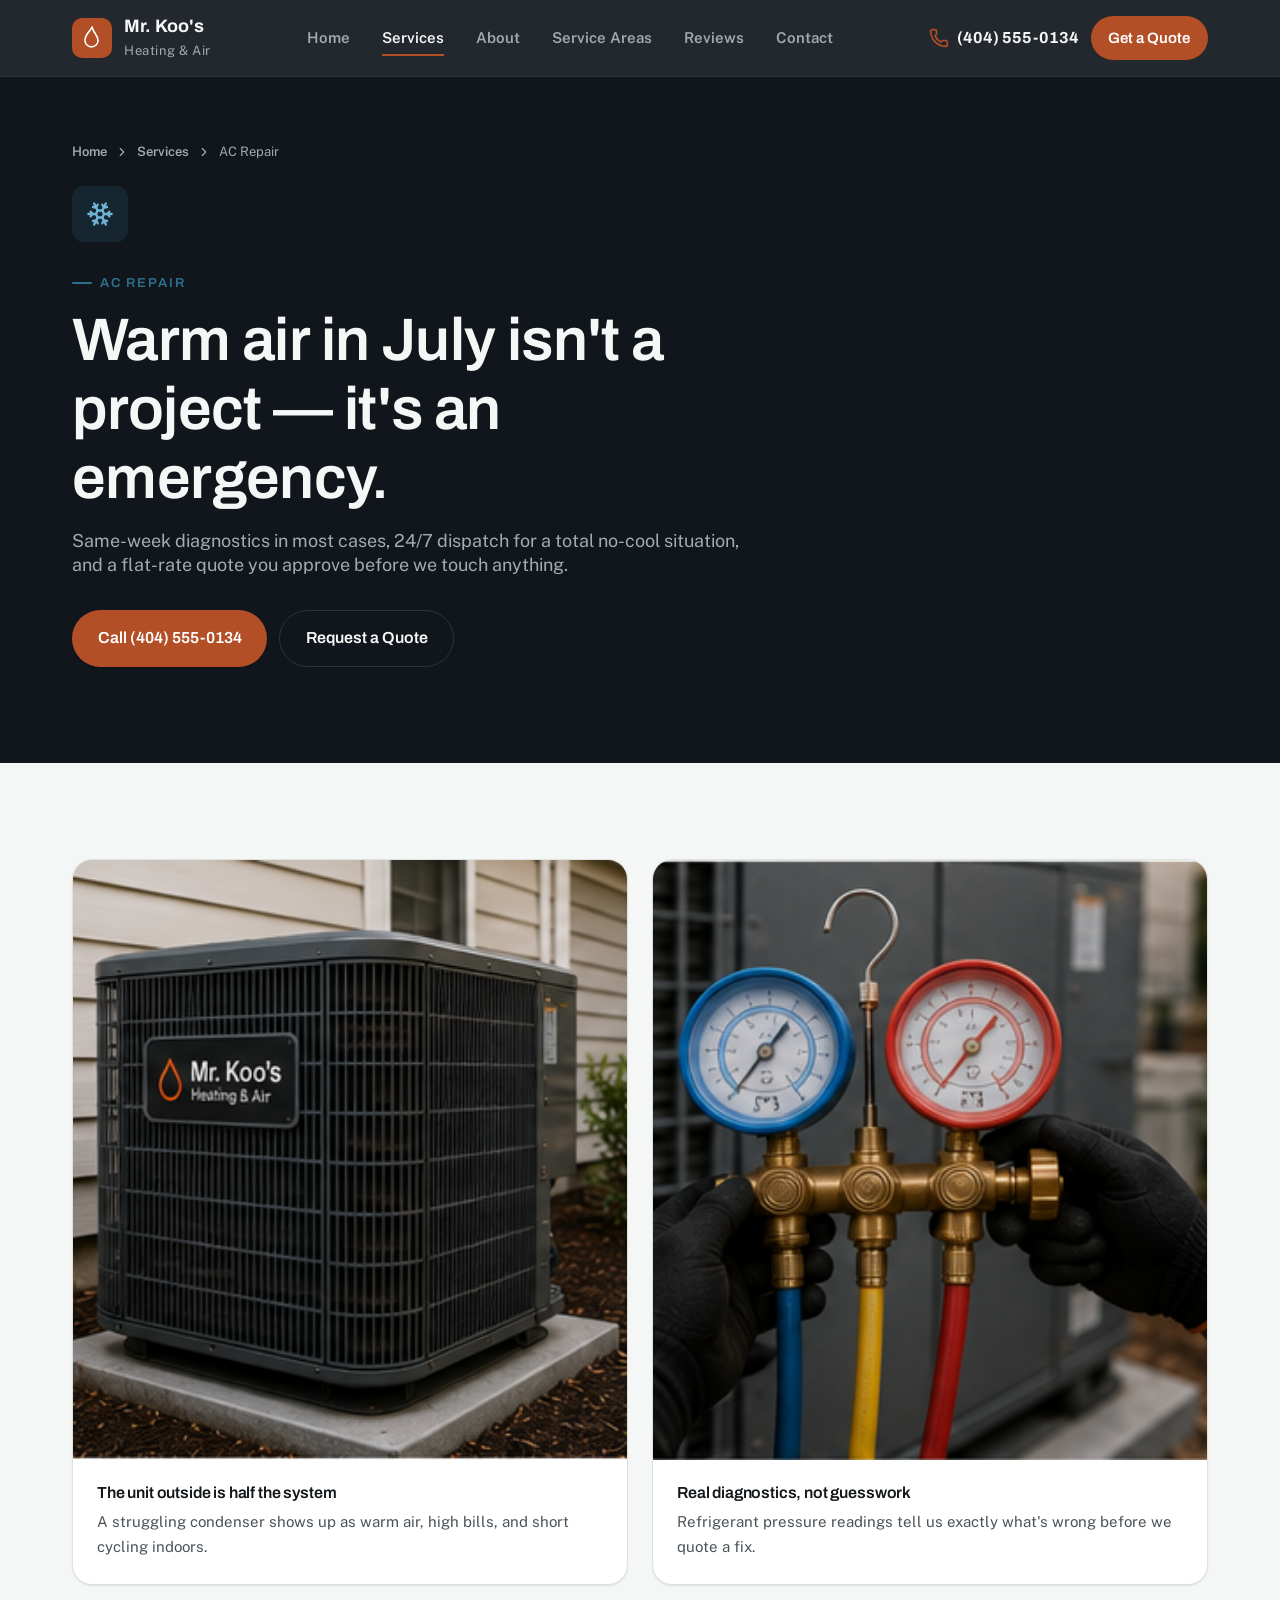
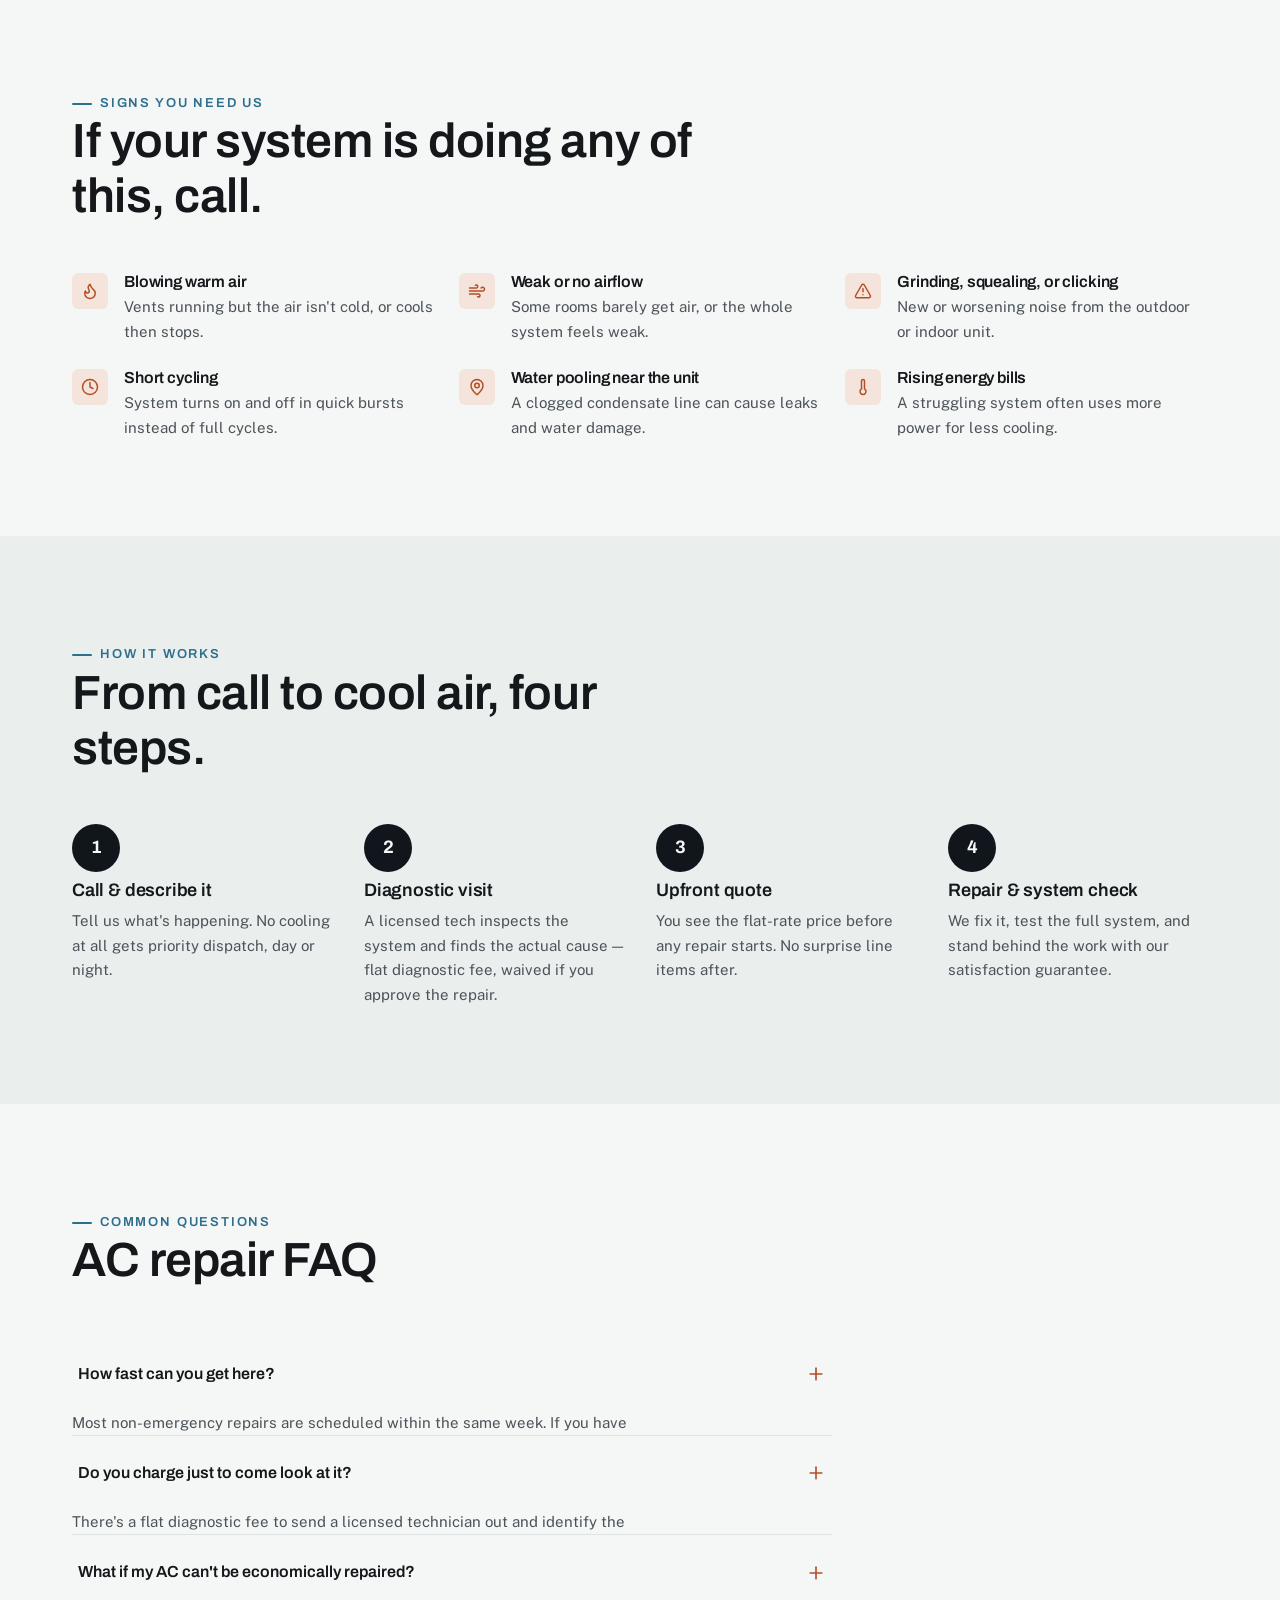
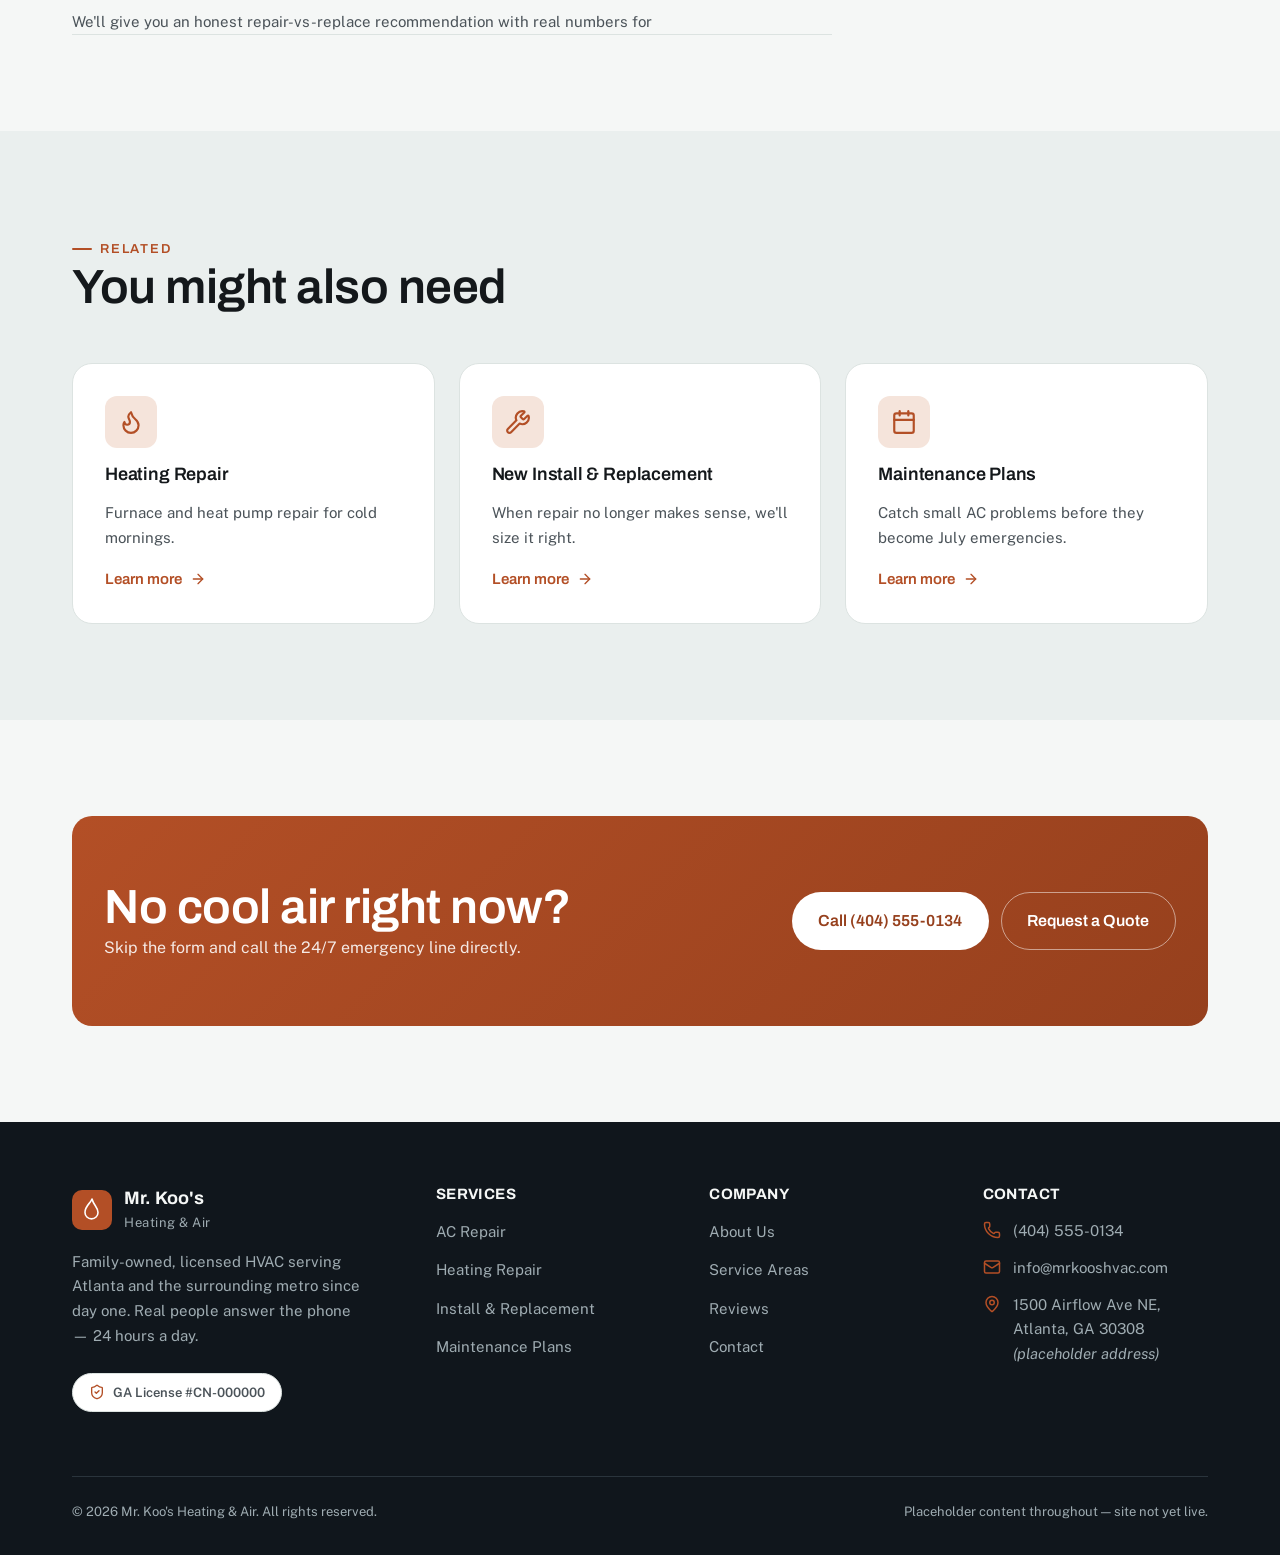
<file: services/ac-repair.html>
<!DOCTYPE html>
<html lang="en" class="no-js">
<head>
<meta charset="UTF-8" />
<script>document.documentElement.className = "js";</script>
<meta name="viewport" content="width=device-width, initial-scale=1" />
<title>AC Repair in Atlanta, GA | Mr. Koo's Heating &amp; Air</title>
<meta name="description" content="Fast, flat-rate AC repair for Atlanta-area homes. Same-week diagnostics, 24/7 emergency no-cool service, upfront pricing before any work starts." />
<link rel="icon" type="image/svg+xml" href="../assets/favicon.svg" />
<link rel="canonical" href="https://afortenberry.github.io/mr-koos-hvac/services/ac-repair.html" />
<meta property="og:type" content="website" />
<meta property="og:site_name" content="Mr. Koo's Heating &amp; Air" />
<meta property="og:title" content="AC Repair in Atlanta, GA | Mr. Koo's Heating &amp; Air" />
<meta property="og:description" content="Fast, flat-rate AC repair for Atlanta-area homes. Same-week diagnostics, 24/7 emergency no-cool service, upfront pricing before any work starts." />
<meta property="og:url" content="https://afortenberry.github.io/mr-koos-hvac/services/ac-repair.html" />
<meta property="og:image" content="https://afortenberry.github.io/mr-koos-hvac/assets/Images/08_service_van_neighborhood.png" />
<meta name="twitter:card" content="summary_large_image" />
<meta name="twitter:title" content="AC Repair in Atlanta, GA | Mr. Koo's Heating &amp; Air" />
<meta name="twitter:description" content="Fast, flat-rate AC repair for Atlanta-area homes. Same-week diagnostics, 24/7 emergency no-cool service, upfront pricing before any work starts." />
<link rel="preconnect" href="https://fonts.googleapis.com" />
<link rel="preconnect" href="https://fonts.gstatic.com" crossorigin />
<link href="https://fonts.googleapis.com/css2?family=Archivo:wght@600;700;800;900&family=Public+Sans:wght@400;500;600;700&display=swap" rel="stylesheet" />
<link rel="stylesheet" href="../css/styles.css" />
<script type="application/ld+json">
{
  "@context": "https://schema.org",
  "@type": "HVACBusiness",
  "name": "Mr. Koo's Heating & Air",
  "image": "https://afortenberry.github.io/mr-koos-hvac/assets/Images/08_service_van_neighborhood.png",
  "telephone": "+1-404-555-0134",
  "email": "info@mrkooshvac.com",
  "priceRange": "$$",
  "address": {
    "@type": "PostalAddress",
    "streetAddress": "1500 Airflow Ave NE",
    "addressLocality": "Atlanta",
    "addressRegion": "GA",
    "postalCode": "30308",
    "addressCountry": "US"
  },
  "areaServed": ["Atlanta, GA","Marietta, GA","Sandy Springs, GA","Decatur, GA","Alpharetta, GA","Roswell, GA","Smyrna, GA","Dunwoody, GA"],
  "openingHoursSpecification": {
    "@type": "OpeningHoursSpecification",
    "dayOfWeek": ["Monday","Tuesday","Wednesday","Thursday","Friday","Saturday","Sunday"],
    "opens": "00:00",
    "closes": "23:59"
  },
  "url": "https://afortenberry.github.io/mr-koos-hvac/"
}
</script>
</head>
<body>
<a class="skip-link" href="#main">Skip to main content</a>

<header class="site-header">
  <div class="container header-inner">
    <a class="brand" href="../index.html" aria-label="Mr. Koo's Heating & Air — home">
      <svg class="brand-mark" viewBox="0 0 40 40" fill="none" aria-hidden="true">
        <rect width="40" height="40" rx="10" fill="#B34F26"/>
        <path d="M20 9c1.6 6.2 6 8.4 6 13.4a6.5 6.5 0 1 1-13 0C13 15.9 18.4 13.5 20 9Z" stroke="#fff" stroke-width="1.6" stroke-linejoin="round"/>
      </svg>
      <span>
        <span class="brand-name">Mr. Koo's</span>
        <span class="brand-tag">Heating &amp; Air</span>
      </span>
    </a>

    <nav class="main-nav" aria-label="Primary">
      <ul>
        <li><a data-nav-link href="../index.html">Home</a></li>
        <li><a data-nav-link href="index.html" aria-current="page">Services</a></li>
        <li><a data-nav-link href="../about.html">About</a></li>
        <li><a data-nav-link href="../service-areas.html">Service Areas</a></li>
        <li><a data-nav-link href="../reviews.html">Reviews</a></li>
        <li><a data-nav-link href="../contact.html">Contact</a></li>
      </ul>
    </nav>

    <div class="header-actions">
      <a class="header-phone" href="tel:+14045550134">
        <svg viewBox="0 0 24 24" fill="none" stroke="currentColor" stroke-width="2" stroke-linecap="round" stroke-linejoin="round" aria-hidden="true"><path d="M13.832 16.568a1 1 0 0 0 1.213-.303l.355-.465A2 2 0 0 1 17 15h3a2 2 0 0 1 2 2v3a2 2 0 0 1-2 2A18 18 0 0 1 2 4a2 2 0 0 1 2-2h3a2 2 0 0 1 2 2v3a2 2 0 0 1-.8 1.6l-.468.351a1 1 0 0 0-.292 1.233 14 14 0 0 0 6.392 6.384"/></svg>
        (404) 555-0134
      </a>
      <a class="btn btn-on-navy btn-sm" href="../contact.html">Get a Quote</a>
      <button class="nav-toggle" aria-expanded="false" aria-controls="mobile-nav" aria-label="Open menu">
        <svg class="icon-open" viewBox="0 0 24 24" fill="none" stroke="currentColor" stroke-width="2" stroke-linecap="round" stroke-linejoin="round" aria-hidden="true"><path d="M4 5h16"/><path d="M4 12h16"/><path d="M4 19h16"/></svg>
        <svg class="icon-close" viewBox="0 0 24 24" fill="none" stroke="currentColor" stroke-width="2" stroke-linecap="round" stroke-linejoin="round" aria-hidden="true"><path d="M18 6 6 18"/><path d="m6 6 12 12"/></svg>
      </button>
    </div>
  </div>

  <div class="mobile-nav" id="mobile-nav">
    <nav aria-label="Mobile">
      <ul>
        <li><a href="../index.html">Home</a></li>
        <li><a href="index.html">Services</a></li>
        <li><a href="../about.html">About</a></li>
        <li><a href="../service-areas.html">Service Areas</a></li>
        <li><a href="../reviews.html">Reviews</a></li>
        <li><a href="../contact.html">Contact</a></li>
      </ul>
    </nav>
    <a class="btn btn-primary btn-block" href="tel:+14045550134">Call (404) 555-0134</a>
  </div>
</header>

<main id="main">

  <div class="page-header">
    <div class="container">
      <nav class="breadcrumbs" aria-label="Breadcrumb">
        <a href="../index.html">Home</a>
        <svg viewBox="0 0 24 24" fill="none" stroke="currentColor" stroke-width="2" stroke-linecap="round" stroke-linejoin="round" aria-hidden="true"><path d="m9 18 6-6-6-6"/></svg>
        <a href="index.html">Services</a>
        <svg viewBox="0 0 24 24" fill="none" stroke="currentColor" stroke-width="2" stroke-linecap="round" stroke-linejoin="round" aria-hidden="true"><path d="m9 18 6-6-6-6"/></svg>
        <span aria-current="page">AC Repair</span>
      </nav>
      <span class="page-header-icon coil"><svg viewBox="0 0 24 24" fill="none" stroke="currentColor" stroke-width="2" stroke-linecap="round" stroke-linejoin="round" aria-hidden="true"><path d="m10 20-1.25-2.5L6 18"/><path d="M10 4 8.75 6.5 6 6"/><path d="m14 20 1.25-2.5L18 18"/><path d="m14 4 1.25 2.5L18 6"/><path d="m17 21-3-6h-4"/><path d="m17 3-3 6 1.5 3"/><path d="M2 12h6.5L10 9"/><path d="m20 10-1.5 2 1.5 2"/><path d="M22 12h-6.5L14 15"/><path d="m4 10 1.5 2L4 14"/><path d="m7 21 3-6-1.5-3"/><path d="m7 3 3 6h4"/></svg></span>
      <p class="eyebrow coil">AC Repair</p>
      <h1>Warm air in July isn't a project &mdash; it's an emergency.</h1>
      <p class="lede">Same-week diagnostics in most cases, 24/7 dispatch for a total no-cool situation, and a flat-rate quote you approve before we touch anything.</p>
      <div class="page-header-cta">
        <a class="btn btn-primary" href="tel:+14045550134">Call (404) 555-0134</a>
        <a class="btn btn-ghost-on-navy" href="../contact.html">Request a Quote</a>
      </div>
    </div>
  </div>

  <section class="section" style="padding-bottom:0;">
    <div class="container">
      <div class="grid grid-2">
        <figure class="photo-card reveal">
          <img src="../assets/Images/03_ac_condenser_unit.png" alt="An outdoor AC condenser unit" width="800" height="600" loading="lazy">
          <figcaption class="photo-card-caption">
            <h4>The unit outside is half the system</h4>
            <p>A struggling condenser shows up as warm air, high bills, and short cycling indoors.</p>
          </figcaption>
        </figure>
        <figure class="photo-card reveal">
          <img src="../assets/Images/06_pressure_gauges.png" alt="A technician using refrigerant pressure gauges to diagnose an AC system" width="800" height="600" loading="lazy">
          <figcaption class="photo-card-caption">
            <h4>Real diagnostics, not guesswork</h4>
            <p>Refrigerant pressure readings tell us exactly what's wrong before we quote a fix.</p>
          </figcaption>
        </figure>
      </div>
    </div>
  </section>

  <section class="section">
    <div class="container">
      <div class="section-head">
        <p class="eyebrow coil">Signs you need us</p>
        <h2>If your system is doing any of this, call.</h2>
      </div>
      <div class="grid grid-3">
        <div class="feature-item reveal"><span class="feature-icon"><svg viewBox="0 0 24 24" fill="none" stroke="currentColor" stroke-width="2" stroke-linecap="round" stroke-linejoin="round" aria-hidden="true"><path d="M12 3q1 4 4 6.5t3 5.5a1 1 0 0 1-14 0 5 5 0 0 1 1-3 1 1 0 0 0 5 0c0-2-1.5-3-1.5-5q0-2 2.5-4"/></svg></span><div><h4>Blowing warm air</h4><p>Vents running but the air isn't cold, or cools then stops.</p></div></div>
        <div class="feature-item reveal"><span class="feature-icon"><svg viewBox="0 0 24 24" fill="none" stroke="currentColor" stroke-width="2" stroke-linecap="round" stroke-linejoin="round" aria-hidden="true"><path d="M12.8 19.6A2 2 0 1 0 14 16H2"/><path d="M17.5 8a2.5 2.5 0 1 1 2 4H2"/><path d="M9.8 4.4A2 2 0 1 1 11 8H2"/></svg></span><div><h4>Weak or no airflow</h4><p>Some rooms barely get air, or the whole system feels weak.</p></div></div>
        <div class="feature-item reveal"><span class="feature-icon"><svg viewBox="0 0 24 24" fill="none" stroke="currentColor" stroke-width="2" stroke-linecap="round" stroke-linejoin="round" aria-hidden="true"><path d="m21.73 18-8-14a2 2 0 0 0-3.48 0l-8 14A2 2 0 0 0 4 21h16a2 2 0 0 0 1.73-3"/><path d="M12 9v4"/><path d="M12 17h.01"/></svg></span><div><h4>Grinding, squealing, or clicking</h4><p>New or worsening noise from the outdoor or indoor unit.</p></div></div>
        <div class="feature-item reveal"><span class="feature-icon"><svg viewBox="0 0 24 24" fill="none" stroke="currentColor" stroke-width="2" stroke-linecap="round" stroke-linejoin="round" aria-hidden="true"><circle cx="12" cy="12" r="10"/><path d="M12 6v6l4 2"/></svg></span><div><h4>Short cycling</h4><p>System turns on and off in quick bursts instead of full cycles.</p></div></div>
        <div class="feature-item reveal"><span class="feature-icon"><svg viewBox="0 0 24 24" fill="none" stroke="currentColor" stroke-width="2" stroke-linecap="round" stroke-linejoin="round" aria-hidden="true"><path d="M20 10c0 4.993-5.539 10.193-7.399 11.799a1 1 0 0 1-1.202 0C9.539 20.193 4 14.993 4 10a8 8 0 0 1 16 0"/><circle cx="12" cy="10" r="3"/></svg></span><div><h4>Water pooling near the unit</h4><p>A clogged condensate line can cause leaks and water damage.</p></div></div>
        <div class="feature-item reveal"><span class="feature-icon"><svg viewBox="0 0 24 24" fill="none" stroke="currentColor" stroke-width="2" stroke-linecap="round" stroke-linejoin="round" aria-hidden="true"><path d="M14 4v10.54a4 4 0 1 1-4 0V4a2 2 0 0 1 4 0Z"/></svg></span><div><h4>Rising energy bills</h4><p>A struggling system often uses more power for less cooling.</p></div></div>
      </div>
    </div>
  </section>

  <section class="section section-alt">
    <div class="container">
      <div class="section-head">
        <p class="eyebrow coil">How it works</p>
        <h2>From call to cool air, four steps.</h2>
      </div>
      <div class="steps">
        <div class="step reveal"><span class="step-num">1</span><h4>Call &amp; describe it</h4><p>Tell us what's happening. No cooling at all gets priority dispatch, day or night.</p></div>
        <div class="step reveal"><span class="step-num">2</span><h4>Diagnostic visit</h4><p>A licensed tech inspects the system and finds the actual cause &mdash; flat diagnostic fee, waived if you approve the repair.</p></div>
        <div class="step reveal"><span class="step-num">3</span><h4>Upfront quote</h4><p>You see the flat-rate price before any repair starts. No surprise line items after.</p></div>
        <div class="step reveal"><span class="step-num">4</span><h4>Repair &amp; system check</h4><p>We fix it, test the full system, and stand behind the work with our satisfaction guarantee.</p></div>
      </div>
    </div>
  </section>

  <section class="section">
    <div class="container">
      <div class="section-head">
        <p class="eyebrow coil">Common questions</p>
        <h2>AC repair FAQ</h2>
      </div>
      <div style="max-width:760px;">
        <div class="accordion-item">
          <button class="accordion-trigger" aria-expanded="false" aria-controls="faq-1">
            How fast can you get here?
            <svg viewBox="0 0 24 24" fill="none" stroke="currentColor" stroke-width="2" stroke-linecap="round" stroke-linejoin="round" aria-hidden="true"><path d="M5 12h14"/><path d="M12 5v14"/></svg>
          </button>
          <div class="accordion-panel" id="faq-1"><div class="accordion-panel-inner">Most non-emergency repairs are scheduled within the same week. If you have zero cooling in hot weather, we treat it as a priority and dispatch a technician on the 24/7 line, day or night.</div></div>
        </div>
        <div class="accordion-item">
          <button class="accordion-trigger" aria-expanded="false" aria-controls="faq-2">
            Do you charge just to come look at it?
            <svg viewBox="0 0 24 24" fill="none" stroke="currentColor" stroke-width="2" stroke-linecap="round" stroke-linejoin="round" aria-hidden="true"><path d="M5 12h14"/><path d="M12 5v14"/></svg>
          </button>
          <div class="accordion-panel" id="faq-2"><div class="accordion-panel-inner">There's a flat diagnostic fee to send a licensed technician out and identify the problem. That fee is waived if you approve us to do the repair.</div></div>
        </div>
        <div class="accordion-item">
          <button class="accordion-trigger" aria-expanded="false" aria-controls="faq-3">
            What if my AC can't be economically repaired?
            <svg viewBox="0 0 24 24" fill="none" stroke="currentColor" stroke-width="2" stroke-linecap="round" stroke-linejoin="round" aria-hidden="true"><path d="M5 12h14"/><path d="M12 5v14"/></svg>
          </button>
          <div class="accordion-panel" id="faq-3"><div class="accordion-panel-inner">We'll give you an honest repair-vs-replace recommendation with real numbers for both, and no pressure either way. See our <a href="installation.html" style="color:var(--coil); font-weight:600;">installation &amp; replacement</a> page for how that process works.</div></div>
        </div>
      </div>
    </div>
  </section>

  <section class="section section-alt">
    <div class="container">
      <div class="section-head">
        <p class="eyebrow">Related</p>
        <h2>You might also need</h2>
      </div>
      <div class="grid grid-3">
        <article class="service-card reveal">
          <span class="service-card-icon"><svg viewBox="0 0 24 24" fill="none" stroke="currentColor" stroke-width="2" stroke-linecap="round" stroke-linejoin="round" aria-hidden="true"><path d="M12 3q1 4 4 6.5t3 5.5a1 1 0 0 1-14 0 5 5 0 0 1 1-3 1 1 0 0 0 5 0c0-2-1.5-3-1.5-5q0-2 2.5-4"/></svg></span>
          <h3>Heating Repair</h3>
          <p>Furnace and heat pump repair for cold mornings.</p>
          <a class="service-card-link" href="heating-repair.html">Learn more <svg viewBox="0 0 24 24" fill="none" stroke="currentColor" stroke-width="2" stroke-linecap="round" stroke-linejoin="round" aria-hidden="true"><path d="M5 12h14"/><path d="m12 5 7 7-7 7"/></svg></a>
        </article>
        <article class="service-card reveal">
          <span class="service-card-icon"><svg viewBox="0 0 24 24" fill="none" stroke="currentColor" stroke-width="2" stroke-linecap="round" stroke-linejoin="round" aria-hidden="true"><path d="M14.7 6.3a1 1 0 0 0 0 1.4l1.6 1.6a1 1 0 0 0 1.4 0l3.106-3.105c.32-.322.863-.22.983.218a6 6 0 0 1-8.259 7.057l-7.91 7.91a1 1 0 0 1-2.999-3l7.91-7.91a6 6 0 0 1 7.057-8.259c.438.12.54.662.219.984z"/></svg></span>
          <h3>New Install &amp; Replacement</h3>
          <p>When repair no longer makes sense, we'll size it right.</p>
          <a class="service-card-link" href="installation.html">Learn more <svg viewBox="0 0 24 24" fill="none" stroke="currentColor" stroke-width="2" stroke-linecap="round" stroke-linejoin="round" aria-hidden="true"><path d="M5 12h14"/><path d="m12 5 7 7-7 7"/></svg></a>
        </article>
        <article class="service-card reveal">
          <span class="service-card-icon"><svg viewBox="0 0 24 24" fill="none" stroke="currentColor" stroke-width="2" stroke-linecap="round" stroke-linejoin="round" aria-hidden="true"><path d="M8 2v4"/><path d="M16 2v4"/><rect width="18" height="18" x="3" y="4" rx="2"/><path d="M3 10h18"/></svg></span>
          <h3>Maintenance Plans</h3>
          <p>Catch small AC problems before they become July emergencies.</p>
          <a class="service-card-link" href="maintenance-plans.html">Learn more <svg viewBox="0 0 24 24" fill="none" stroke="currentColor" stroke-width="2" stroke-linecap="round" stroke-linejoin="round" aria-hidden="true"><path d="M5 12h14"/><path d="m12 5 7 7-7 7"/></svg></a>
        </article>
      </div>
    </div>
  </section>

  <section class="section">
    <div class="container">
      <div class="cta-band reveal">
        <div>
          <h2>No cool air right now?</h2>
          <p>Skip the form and call the 24/7 emergency line directly.</p>
        </div>
        <div class="cta-band-actions">
          <a class="btn btn-secondary" href="tel:+14045550134">Call (404) 555-0134</a>
          <a class="btn btn-ghost-on-navy" style="border-color:rgba(255,255,255,0.5); color:#fff;" href="../contact.html">Request a Quote</a>
        </div>
      </div>
    </div>
  </section>

</main>

<footer class="site-footer">
  <div class="container">
    <div class="footer-grid">
      <div class="footer-brand">
        <a class="brand" href="../index.html" aria-label="Mr. Koo's Heating & Air — home">
          <svg class="brand-mark" viewBox="0 0 40 40" fill="none" aria-hidden="true">
        <rect width="40" height="40" rx="10" fill="#B34F26"/>
        <path d="M20 9c1.6 6.2 6 8.4 6 13.4a6.5 6.5 0 1 1-13 0C13 15.9 18.4 13.5 20 9Z" stroke="#fff" stroke-width="1.6" stroke-linejoin="round"/>
      </svg>
      <span>
        <span class="brand-name">Mr. Koo's</span>
        <span class="brand-tag">Heating &amp; Air</span>
      </span>
        </a>
        <p>Family-owned, licensed HVAC serving Atlanta and the surrounding metro since day one. Real people answer the phone &mdash; 24 hours a day.</p>
        <div class="badge-row" style="margin-top: var(--space-5);">
          <span class="badge"><svg viewBox="0 0 24 24" fill="none" stroke="currentColor" stroke-width="2" stroke-linecap="round" stroke-linejoin="round" aria-hidden="true"><path d="M20 13c0 5-3.5 7.5-7.66 8.95a1 1 0 0 1-.67-.01C7.5 20.5 4 18 4 13V6a1 1 0 0 1 1-1c2 0 4.5-1.2 6.24-2.72a1.17 1.17 0 0 1 1.52 0C14.51 3.81 17 5 19 5a1 1 0 0 1 1 1z"/><path d="m9 12 2 2 4-4"/></svg> GA License #CN-000000</span>
        </div>
      </div>

      <nav class="footer-col" aria-label="Services">
        <h3 class="footer-heading">Services</h3>
        <ul>
          <li><a href="ac-repair.html">AC Repair</a></li>
          <li><a href="heating-repair.html">Heating Repair</a></li>
          <li><a href="installation.html">Install &amp; Replacement</a></li>
          <li><a href="maintenance-plans.html">Maintenance Plans</a></li>
        </ul>
      </nav>

      <nav class="footer-col" aria-label="Company">
        <h3 class="footer-heading">Company</h3>
        <ul>
          <li><a href="../about.html">About Us</a></li>
          <li><a href="../service-areas.html">Service Areas</a></li>
          <li><a href="../reviews.html">Reviews</a></li>
          <li><a href="../contact.html">Contact</a></li>
        </ul>
      </nav>

      <div class="footer-col">
        <h3 class="footer-heading">Contact</h3>
        <ul class="footer-contact">
          <li><svg viewBox="0 0 24 24" fill="none" stroke="currentColor" stroke-width="2" stroke-linecap="round" stroke-linejoin="round" aria-hidden="true"><path d="M13.832 16.568a1 1 0 0 0 1.213-.303l.355-.465A2 2 0 0 1 17 15h3a2 2 0 0 1 2 2v3a2 2 0 0 1-2 2A18 18 0 0 1 2 4a2 2 0 0 1 2-2h3a2 2 0 0 1 2 2v3a2 2 0 0 1-.8 1.6l-.468.351a1 1 0 0 0-.292 1.233 14 14 0 0 0 6.392 6.384"/></svg><a href="tel:+14045550134">(404) 555-0134</a></li>
          <li><svg viewBox="0 0 24 24" fill="none" stroke="currentColor" stroke-width="2" stroke-linecap="round" stroke-linejoin="round" aria-hidden="true"><path d="m22 7-8.991 5.727a2 2 0 0 1-2.009 0L2 7"/><rect x="2" y="4" width="20" height="16" rx="2"/></svg><a href="mailto:info@mrkooshvac.com">info@mrkooshvac.com</a></li>
          <li><svg viewBox="0 0 24 24" fill="none" stroke="currentColor" stroke-width="2" stroke-linecap="round" stroke-linejoin="round" aria-hidden="true"><path d="M20 10c0 4.993-5.539 10.193-7.399 11.799a1 1 0 0 1-1.202 0C9.539 20.193 4 14.993 4 10a8 8 0 0 1 16 0"/><circle cx="12" cy="10" r="3"/></svg><span>1500 Airflow Ave NE, Atlanta, GA 30308<br><em>(placeholder address)</em></span></li>
        </ul>
      </div>
    </div>

    <div class="footer-bottom">
      <span>&copy; <span data-year>2026</span> Mr. Koo's Heating &amp; Air. All rights reserved.</span>
      <span>Placeholder content throughout &mdash; site not yet live.</span>
    </div>
  </div>
</footer>

<div class="call-bar">
  <a class="btn btn-primary" href="tel:+14045550134">
    <svg viewBox="0 0 24 24" fill="none" stroke="currentColor" stroke-width="2" stroke-linecap="round" stroke-linejoin="round" aria-hidden="true"><path d="M13.832 16.568a1 1 0 0 0 1.213-.303l.355-.465A2 2 0 0 1 17 15h3a2 2 0 0 1 2 2v3a2 2 0 0 1-2 2A18 18 0 0 1 2 4a2 2 0 0 1 2-2h3a2 2 0 0 1 2 2v3a2 2 0 0 1-.8 1.6l-.468.351a1 1 0 0 0-.292 1.233 14 14 0 0 0 6.392 6.384"/></svg>
    Call Now
  </a>
  <a class="btn btn-secondary" href="../contact.html">Get a Quote</a>
</div>

<script src="../js/main.js"></script>
</body>
</html>
</file>
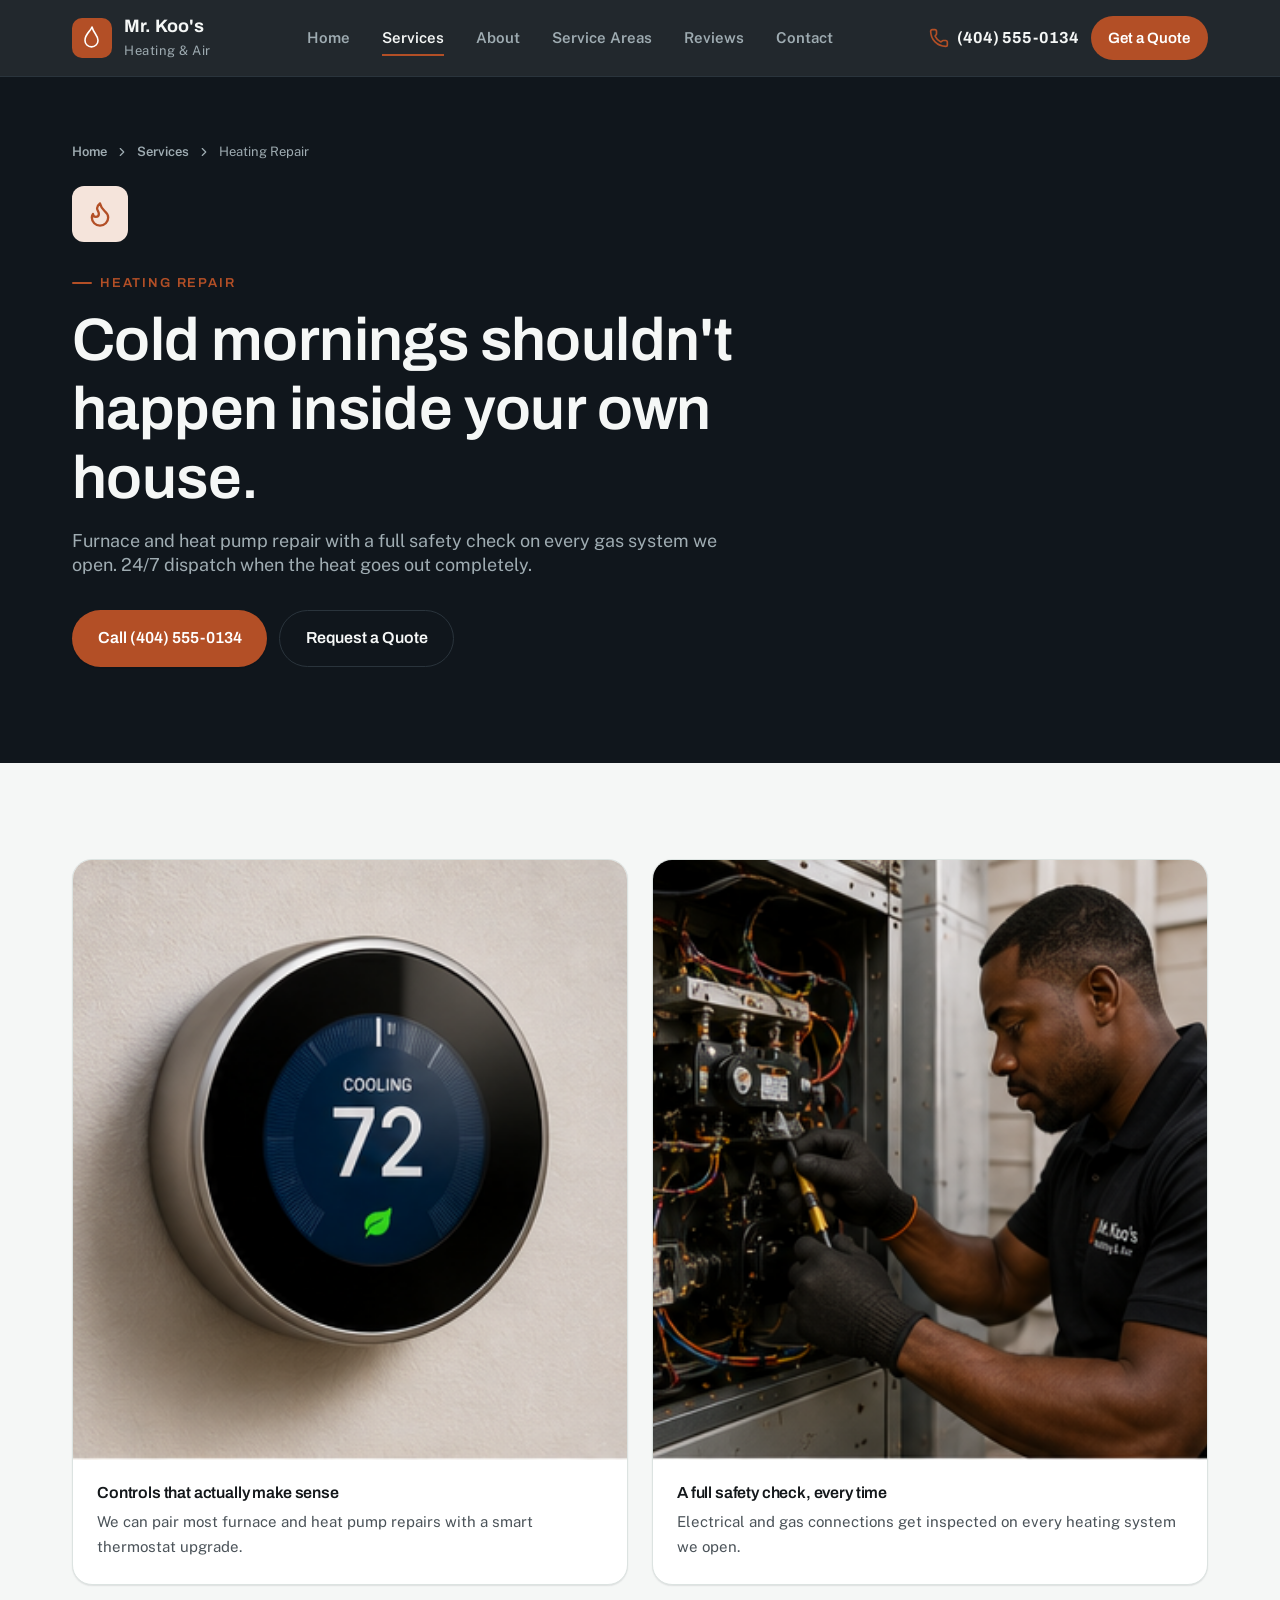
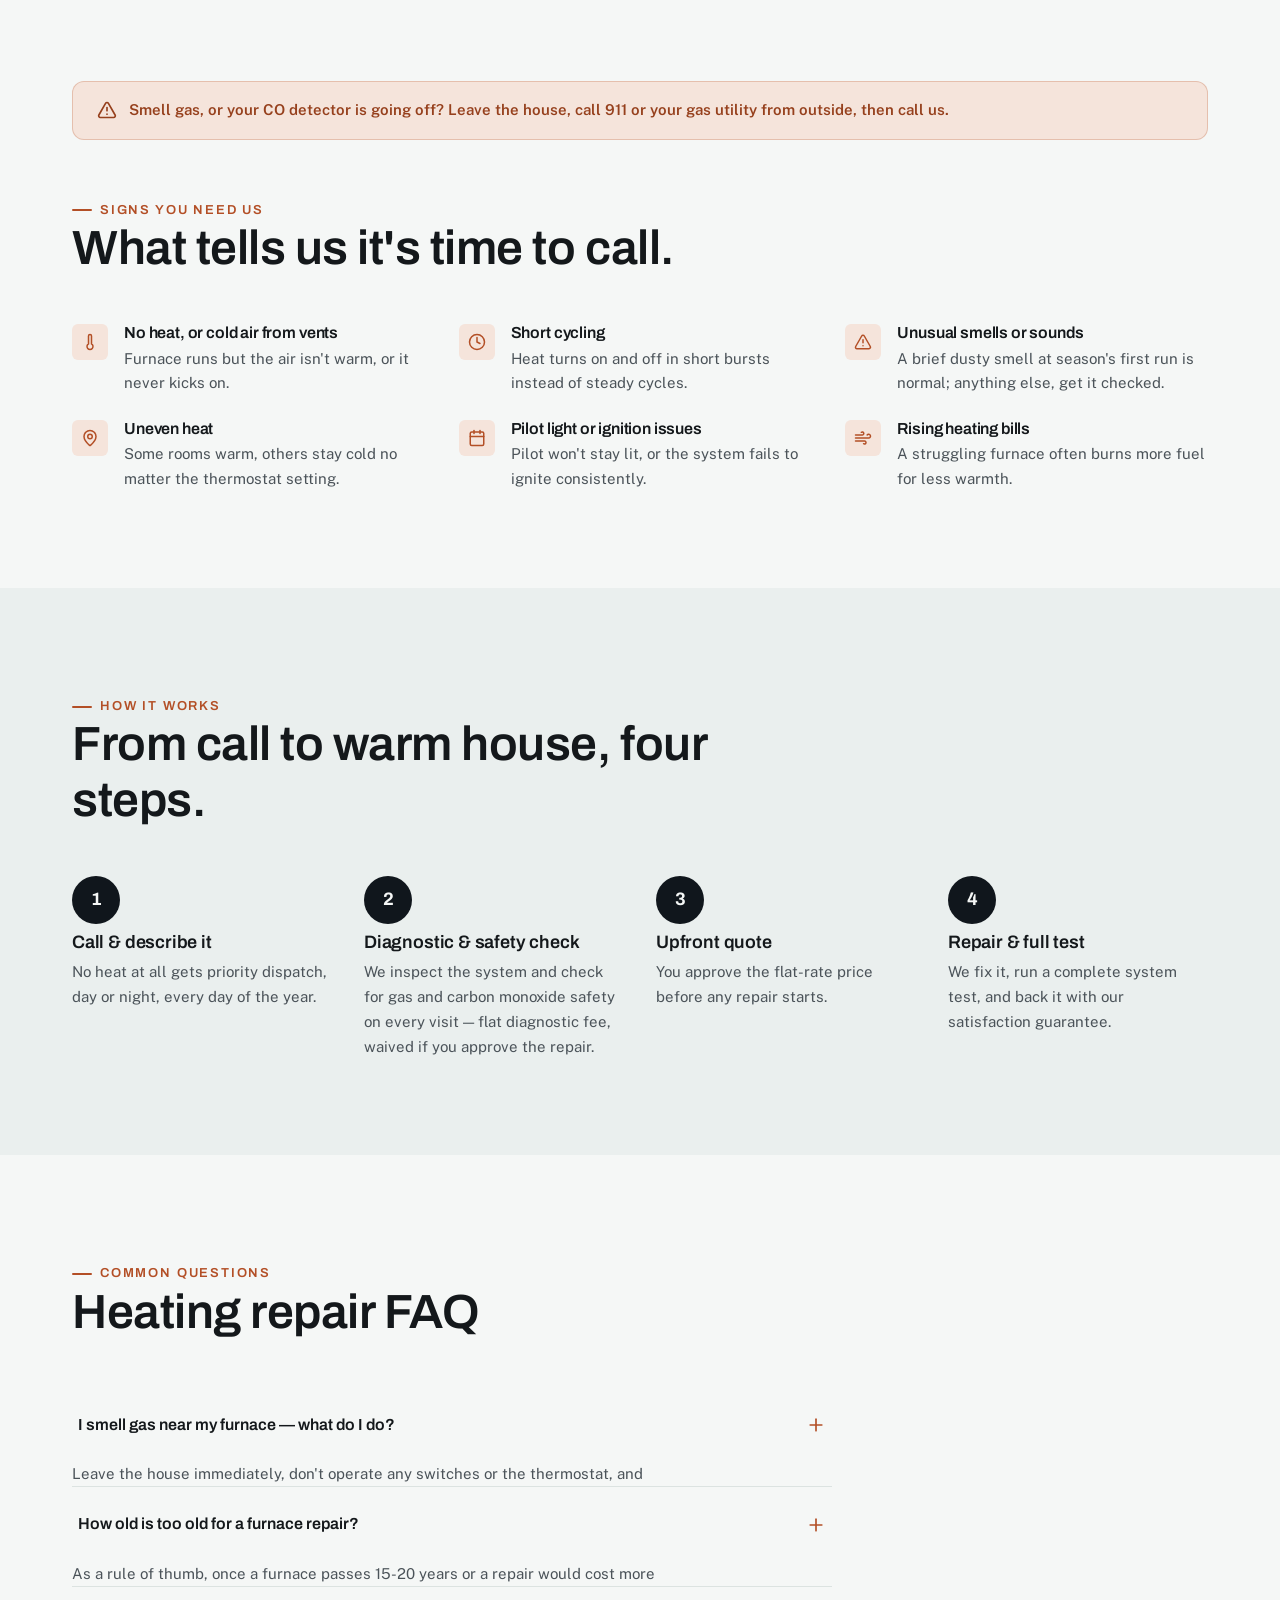
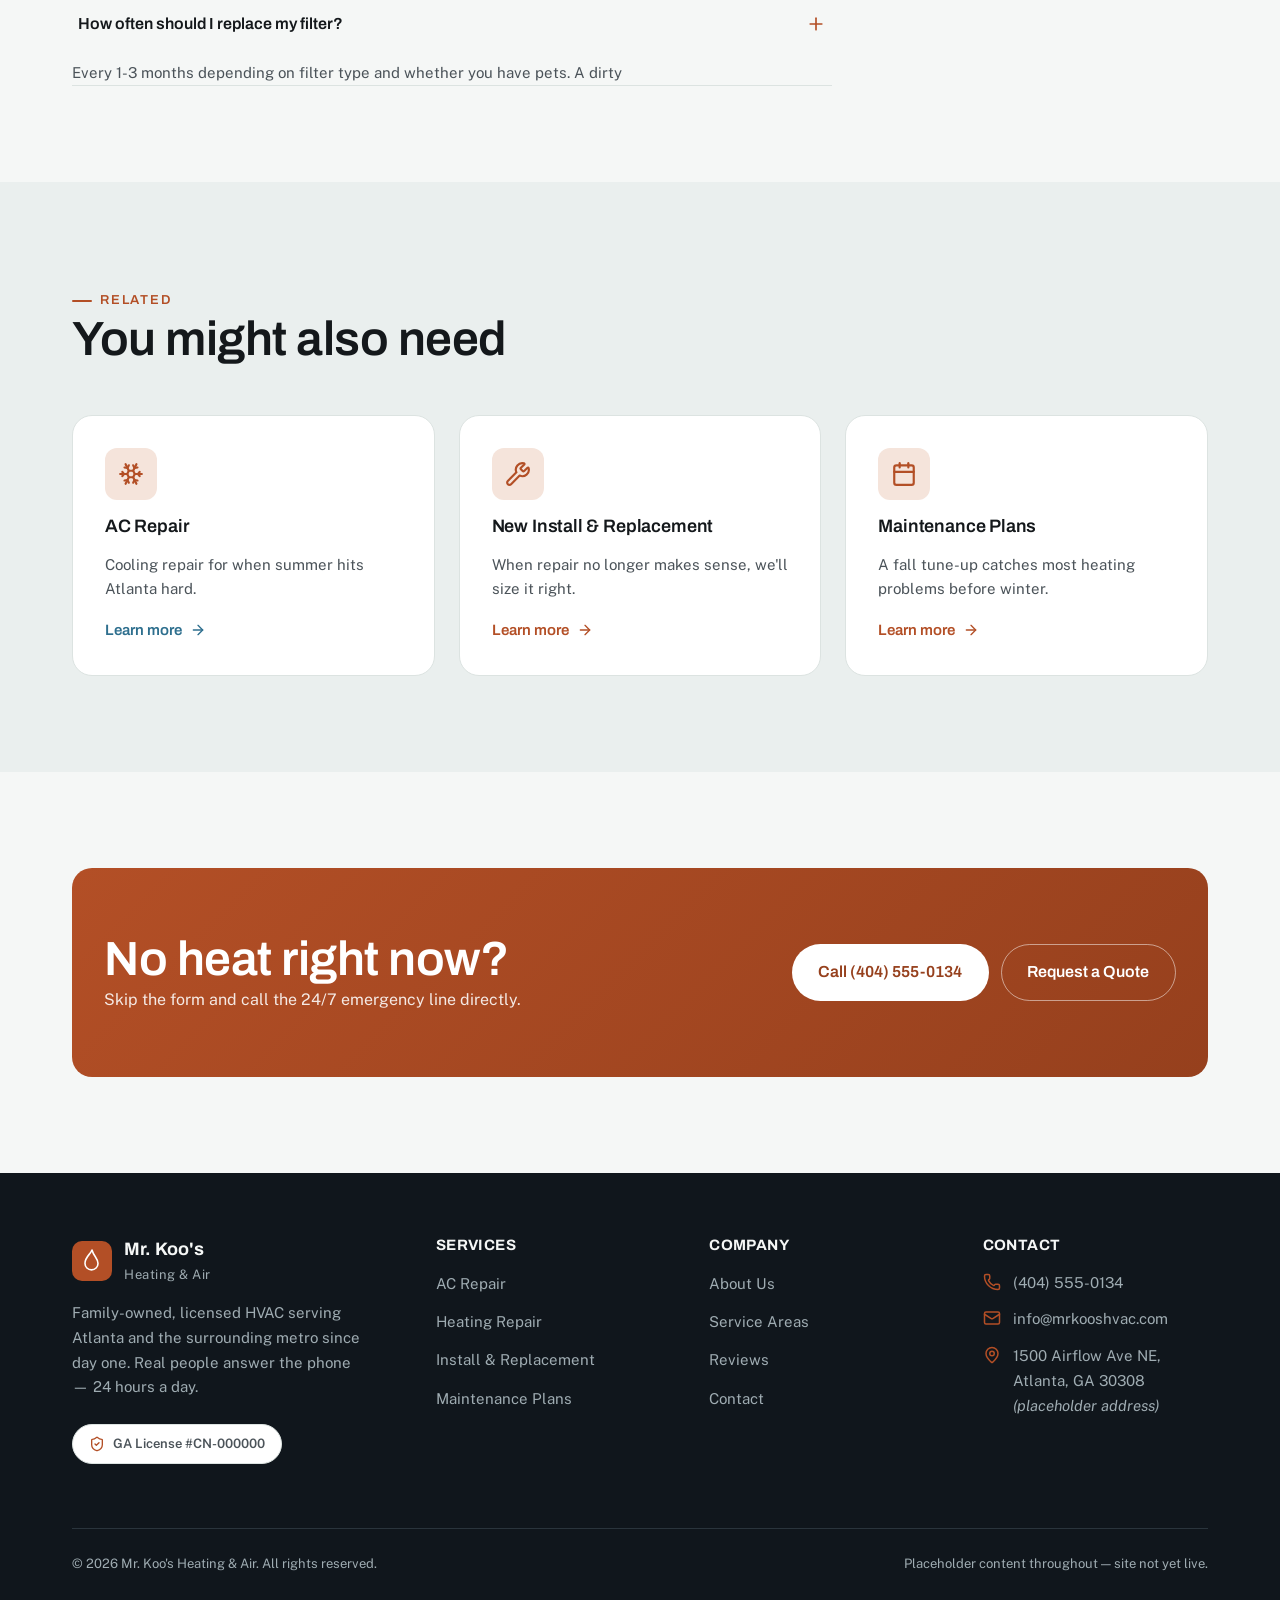
<file: services/heating-repair.html>
<!DOCTYPE html>
<html lang="en" class="no-js">
<head>
<meta charset="UTF-8" />
<script>document.documentElement.className = "js";</script>
<meta name="viewport" content="width=device-width, initial-scale=1" />
<title>Heating Repair in Atlanta, GA | Mr. Koo's Heating &amp; Air</title>
<meta name="description" content="Furnace and heat pump repair for Atlanta-area homes. 24/7 emergency no-heat service, full gas safety checks, upfront flat-rate pricing." />
<link rel="icon" type="image/svg+xml" href="../assets/favicon.svg" />
<link rel="canonical" href="https://afortenberry.github.io/mr-koos-hvac/services/heating-repair.html" />
<meta property="og:type" content="website" />
<meta property="og:site_name" content="Mr. Koo's Heating &amp; Air" />
<meta property="og:title" content="Heating Repair in Atlanta, GA | Mr. Koo's Heating &amp; Air" />
<meta property="og:description" content="Furnace and heat pump repair for Atlanta-area homes. 24/7 emergency no-heat service, full gas safety checks, upfront flat-rate pricing." />
<meta property="og:url" content="https://afortenberry.github.io/mr-koos-hvac/services/heating-repair.html" />
<meta property="og:image" content="https://afortenberry.github.io/mr-koos-hvac/assets/Images/08_service_van_neighborhood.png" />
<meta name="twitter:card" content="summary_large_image" />
<meta name="twitter:title" content="Heating Repair in Atlanta, GA | Mr. Koo's Heating &amp; Air" />
<meta name="twitter:description" content="Furnace and heat pump repair for Atlanta-area homes. 24/7 emergency no-heat service, full gas safety checks, upfront flat-rate pricing." />
<link rel="preconnect" href="https://fonts.googleapis.com" />
<link rel="preconnect" href="https://fonts.gstatic.com" crossorigin />
<link href="https://fonts.googleapis.com/css2?family=Archivo:wght@600;700;800;900&family=Public+Sans:wght@400;500;600;700&display=swap" rel="stylesheet" />
<link rel="stylesheet" href="../css/styles.css" />
<script type="application/ld+json">
{
  "@context": "https://schema.org",
  "@type": "HVACBusiness",
  "name": "Mr. Koo's Heating & Air",
  "image": "https://afortenberry.github.io/mr-koos-hvac/assets/Images/08_service_van_neighborhood.png",
  "telephone": "+1-404-555-0134",
  "email": "info@mrkooshvac.com",
  "priceRange": "$$",
  "address": {
    "@type": "PostalAddress",
    "streetAddress": "1500 Airflow Ave NE",
    "addressLocality": "Atlanta",
    "addressRegion": "GA",
    "postalCode": "30308",
    "addressCountry": "US"
  },
  "areaServed": ["Atlanta, GA","Marietta, GA","Sandy Springs, GA","Decatur, GA","Alpharetta, GA","Roswell, GA","Smyrna, GA","Dunwoody, GA"],
  "openingHoursSpecification": {
    "@type": "OpeningHoursSpecification",
    "dayOfWeek": ["Monday","Tuesday","Wednesday","Thursday","Friday","Saturday","Sunday"],
    "opens": "00:00",
    "closes": "23:59"
  },
  "url": "https://afortenberry.github.io/mr-koos-hvac/"
}
</script>
</head>
<body>
<a class="skip-link" href="#main">Skip to main content</a>

<header class="site-header">
  <div class="container header-inner">
    <a class="brand" href="../index.html" aria-label="Mr. Koo's Heating & Air — home">
      <svg class="brand-mark" viewBox="0 0 40 40" fill="none" aria-hidden="true">
        <rect width="40" height="40" rx="10" fill="#B34F26"/>
        <path d="M20 9c1.6 6.2 6 8.4 6 13.4a6.5 6.5 0 1 1-13 0C13 15.9 18.4 13.5 20 9Z" stroke="#fff" stroke-width="1.6" stroke-linejoin="round"/>
      </svg>
      <span>
        <span class="brand-name">Mr. Koo's</span>
        <span class="brand-tag">Heating &amp; Air</span>
      </span>
    </a>

    <nav class="main-nav" aria-label="Primary">
      <ul>
        <li><a data-nav-link href="../index.html">Home</a></li>
        <li><a data-nav-link href="index.html" aria-current="page">Services</a></li>
        <li><a data-nav-link href="../about.html">About</a></li>
        <li><a data-nav-link href="../service-areas.html">Service Areas</a></li>
        <li><a data-nav-link href="../reviews.html">Reviews</a></li>
        <li><a data-nav-link href="../contact.html">Contact</a></li>
      </ul>
    </nav>

    <div class="header-actions">
      <a class="header-phone" href="tel:+14045550134">
        <svg viewBox="0 0 24 24" fill="none" stroke="currentColor" stroke-width="2" stroke-linecap="round" stroke-linejoin="round" aria-hidden="true"><path d="M13.832 16.568a1 1 0 0 0 1.213-.303l.355-.465A2 2 0 0 1 17 15h3a2 2 0 0 1 2 2v3a2 2 0 0 1-2 2A18 18 0 0 1 2 4a2 2 0 0 1 2-2h3a2 2 0 0 1 2 2v3a2 2 0 0 1-.8 1.6l-.468.351a1 1 0 0 0-.292 1.233 14 14 0 0 0 6.392 6.384"/></svg>
        (404) 555-0134
      </a>
      <a class="btn btn-on-navy btn-sm" href="../contact.html">Get a Quote</a>
      <button class="nav-toggle" aria-expanded="false" aria-controls="mobile-nav" aria-label="Open menu">
        <svg class="icon-open" viewBox="0 0 24 24" fill="none" stroke="currentColor" stroke-width="2" stroke-linecap="round" stroke-linejoin="round" aria-hidden="true"><path d="M4 5h16"/><path d="M4 12h16"/><path d="M4 19h16"/></svg>
        <svg class="icon-close" viewBox="0 0 24 24" fill="none" stroke="currentColor" stroke-width="2" stroke-linecap="round" stroke-linejoin="round" aria-hidden="true"><path d="M18 6 6 18"/><path d="m6 6 12 12"/></svg>
      </button>
    </div>
  </div>

  <div class="mobile-nav" id="mobile-nav">
    <nav aria-label="Mobile">
      <ul>
        <li><a href="../index.html">Home</a></li>
        <li><a href="index.html">Services</a></li>
        <li><a href="../about.html">About</a></li>
        <li><a href="../service-areas.html">Service Areas</a></li>
        <li><a href="../reviews.html">Reviews</a></li>
        <li><a href="../contact.html">Contact</a></li>
      </ul>
    </nav>
    <a class="btn btn-primary btn-block" href="tel:+14045550134">Call (404) 555-0134</a>
  </div>
</header>

<main id="main">

  <div class="page-header">
    <div class="container">
      <nav class="breadcrumbs" aria-label="Breadcrumb">
        <a href="../index.html">Home</a>
        <svg viewBox="0 0 24 24" fill="none" stroke="currentColor" stroke-width="2" stroke-linecap="round" stroke-linejoin="round" aria-hidden="true"><path d="m9 18 6-6-6-6"/></svg>
        <a href="index.html">Services</a>
        <svg viewBox="0 0 24 24" fill="none" stroke="currentColor" stroke-width="2" stroke-linecap="round" stroke-linejoin="round" aria-hidden="true"><path d="m9 18 6-6-6-6"/></svg>
        <span aria-current="page">Heating Repair</span>
      </nav>
      <span class="page-header-icon"><svg viewBox="0 0 24 24" fill="none" stroke="currentColor" stroke-width="2" stroke-linecap="round" stroke-linejoin="round" aria-hidden="true"><path d="M12 3q1 4 4 6.5t3 5.5a1 1 0 0 1-14 0 5 5 0 0 1 1-3 1 1 0 0 0 5 0c0-2-1.5-3-1.5-5q0-2 2.5-4"/></svg></span>
      <p class="eyebrow">Heating Repair</p>
      <h1>Cold mornings shouldn't happen inside your own house.</h1>
      <p class="lede">Furnace and heat pump repair with a full safety check on every gas system we open. 24/7 dispatch when the heat goes out completely.</p>
      <div class="page-header-cta">
        <a class="btn btn-primary" href="tel:+14045550134">Call (404) 555-0134</a>
        <a class="btn btn-ghost-on-navy" href="../contact.html">Request a Quote</a>
      </div>
    </div>
  </div>

  <section class="section" style="padding-bottom:0;">
    <div class="container">
      <div class="grid grid-2">
        <figure class="photo-card reveal">
          <img src="../assets/Images/04_smart_thermostat.png" alt="A smart thermostat set to heating mode" width="800" height="600" loading="lazy">
          <figcaption class="photo-card-caption">
            <h4>Controls that actually make sense</h4>
            <p>We can pair most furnace and heat pump repairs with a smart thermostat upgrade.</p>
          </figcaption>
        </figure>
        <figure class="photo-card reveal">
          <img src="../assets/Images/02_electrical_panel_repair.png" alt="A technician inspecting electrical panel wiring during a repair" width="800" height="600" loading="lazy">
          <figcaption class="photo-card-caption">
            <h4>A full safety check, every time</h4>
            <p>Electrical and gas connections get inspected on every heating system we open.</p>
          </figcaption>
        </figure>
      </div>
    </div>
  </section>

  <section class="section">
    <div class="container">
      <div class="emergency-strip" style="margin-bottom: var(--space-7);">
        <svg viewBox="0 0 24 24" fill="none" stroke="currentColor" stroke-width="2" stroke-linecap="round" stroke-linejoin="round" aria-hidden="true"><path d="m21.73 18-8-14a2 2 0 0 0-3.48 0l-8 14A2 2 0 0 0 4 21h16a2 2 0 0 0 1.73-3"/><path d="M12 9v4"/><path d="M12 17h.01"/></svg>
        Smell gas, or your CO detector is going off? Leave the house, call 911 or your gas utility from outside, then call us.
      </div>

      <div class="section-head">
        <p class="eyebrow">Signs you need us</p>
        <h2>What tells us it's time to call.</h2>
      </div>
      <div class="grid grid-3">
        <div class="feature-item reveal"><span class="feature-icon"><svg viewBox="0 0 24 24" fill="none" stroke="currentColor" stroke-width="2" stroke-linecap="round" stroke-linejoin="round" aria-hidden="true"><path d="M14 4v10.54a4 4 0 1 1-4 0V4a2 2 0 0 1 4 0Z"/></svg></span><div><h4>No heat, or cold air from vents</h4><p>Furnace runs but the air isn't warm, or it never kicks on.</p></div></div>
        <div class="feature-item reveal"><span class="feature-icon"><svg viewBox="0 0 24 24" fill="none" stroke="currentColor" stroke-width="2" stroke-linecap="round" stroke-linejoin="round" aria-hidden="true"><circle cx="12" cy="12" r="10"/><path d="M12 6v6l4 2"/></svg></span><div><h4>Short cycling</h4><p>Heat turns on and off in short bursts instead of steady cycles.</p></div></div>
        <div class="feature-item reveal"><span class="feature-icon"><svg viewBox="0 0 24 24" fill="none" stroke="currentColor" stroke-width="2" stroke-linecap="round" stroke-linejoin="round" aria-hidden="true"><path d="m21.73 18-8-14a2 2 0 0 0-3.48 0l-8 14A2 2 0 0 0 4 21h16a2 2 0 0 0 1.73-3"/><path d="M12 9v4"/><path d="M12 17h.01"/></svg></span><div><h4>Unusual smells or sounds</h4><p>A brief dusty smell at season's first run is normal; anything else, get it checked.</p></div></div>
        <div class="feature-item reveal"><span class="feature-icon"><svg viewBox="0 0 24 24" fill="none" stroke="currentColor" stroke-width="2" stroke-linecap="round" stroke-linejoin="round" aria-hidden="true"><path d="M20 10c0 4.993-5.539 10.193-7.399 11.799a1 1 0 0 1-1.202 0C9.539 20.193 4 14.993 4 10a8 8 0 0 1 16 0"/><circle cx="12" cy="10" r="3"/></svg></span><div><h4>Uneven heat</h4><p>Some rooms warm, others stay cold no matter the thermostat setting.</p></div></div>
        <div class="feature-item reveal"><span class="feature-icon"><svg viewBox="0 0 24 24" fill="none" stroke="currentColor" stroke-width="2" stroke-linecap="round" stroke-linejoin="round" aria-hidden="true"><path d="M8 2v4"/><path d="M16 2v4"/><rect width="18" height="18" x="3" y="4" rx="2"/><path d="M3 10h18"/></svg></span><div><h4>Pilot light or ignition issues</h4><p>Pilot won't stay lit, or the system fails to ignite consistently.</p></div></div>
        <div class="feature-item reveal"><span class="feature-icon"><svg viewBox="0 0 24 24" fill="none" stroke="currentColor" stroke-width="2" stroke-linecap="round" stroke-linejoin="round" aria-hidden="true"><path d="M12.8 19.6A2 2 0 1 0 14 16H2"/><path d="M17.5 8a2.5 2.5 0 1 1 2 4H2"/><path d="M9.8 4.4A2 2 0 1 1 11 8H2"/></svg></span><div><h4>Rising heating bills</h4><p>A struggling furnace often burns more fuel for less warmth.</p></div></div>
      </div>
    </div>
  </section>

  <section class="section section-alt">
    <div class="container">
      <div class="section-head">
        <p class="eyebrow">How it works</p>
        <h2>From call to warm house, four steps.</h2>
      </div>
      <div class="steps">
        <div class="step reveal"><span class="step-num">1</span><h4>Call &amp; describe it</h4><p>No heat at all gets priority dispatch, day or night, every day of the year.</p></div>
        <div class="step reveal"><span class="step-num">2</span><h4>Diagnostic &amp; safety check</h4><p>We inspect the system and check for gas and carbon monoxide safety on every visit &mdash; flat diagnostic fee, waived if you approve the repair.</p></div>
        <div class="step reveal"><span class="step-num">3</span><h4>Upfront quote</h4><p>You approve the flat-rate price before any repair starts.</p></div>
        <div class="step reveal"><span class="step-num">4</span><h4>Repair &amp; full test</h4><p>We fix it, run a complete system test, and back it with our satisfaction guarantee.</p></div>
      </div>
    </div>
  </section>

  <section class="section">
    <div class="container">
      <div class="section-head">
        <p class="eyebrow">Common questions</p>
        <h2>Heating repair FAQ</h2>
      </div>
      <div style="max-width:760px;">
        <div class="accordion-item">
          <button class="accordion-trigger" aria-expanded="false" aria-controls="faq-1">
            I smell gas near my furnace &mdash; what do I do?
            <svg viewBox="0 0 24 24" fill="none" stroke="currentColor" stroke-width="2" stroke-linecap="round" stroke-linejoin="round" aria-hidden="true"><path d="M5 12h14"/><path d="M12 5v14"/></svg>
          </button>
          <div class="accordion-panel" id="faq-1"><div class="accordion-panel-inner">Leave the house immediately, don't operate any switches or the thermostat, and call 911 or your gas utility from outside. Once you're safe, call our 24/7 line and we'll send a technician.</div></div>
        </div>
        <div class="accordion-item">
          <button class="accordion-trigger" aria-expanded="false" aria-controls="faq-2">
            How old is too old for a furnace repair?
            <svg viewBox="0 0 24 24" fill="none" stroke="currentColor" stroke-width="2" stroke-linecap="round" stroke-linejoin="round" aria-hidden="true"><path d="M5 12h14"/><path d="M12 5v14"/></svg>
          </button>
          <div class="accordion-panel" id="faq-2"><div class="accordion-panel-inner">As a rule of thumb, once a furnace passes 15-20 years or a repair would cost more than half of a replacement, we'll walk you through both options honestly. See <a href="installation.html" style="color:var(--clay); font-weight:600;">install &amp; replacement</a>.</div></div>
        </div>
        <div class="accordion-item">
          <button class="accordion-trigger" aria-expanded="false" aria-controls="faq-3">
            How often should I replace my filter?
            <svg viewBox="0 0 24 24" fill="none" stroke="currentColor" stroke-width="2" stroke-linecap="round" stroke-linejoin="round" aria-hidden="true"><path d="M5 12h14"/><path d="M12 5v14"/></svg>
          </button>
          <div class="accordion-panel" id="faq-3"><div class="accordion-panel-inner">Every 1-3 months depending on filter type and whether you have pets. A dirty filter is one of the most common causes of heating and cooling problems we see.</div></div>
        </div>
      </div>
    </div>
  </section>

  <section class="section section-alt">
    <div class="container">
      <div class="section-head">
        <p class="eyebrow">Related</p>
        <h2>You might also need</h2>
      </div>
      <div class="grid grid-3">
        <article class="service-card reveal">
          <span class="service-card-icon coil"><svg viewBox="0 0 24 24" fill="none" stroke="currentColor" stroke-width="2" stroke-linecap="round" stroke-linejoin="round" aria-hidden="true"><path d="m10 20-1.25-2.5L6 18"/><path d="M10 4 8.75 6.5 6 6"/><path d="m14 20 1.25-2.5L18 18"/><path d="m14 4 1.25 2.5L18 6"/><path d="m17 21-3-6h-4"/><path d="m17 3-3 6 1.5 3"/><path d="M2 12h6.5L10 9"/><path d="m20 10-1.5 2 1.5 2"/><path d="M22 12h-6.5L14 15"/><path d="m4 10 1.5 2L4 14"/><path d="m7 21 3-6-1.5-3"/><path d="m7 3 3 6h4"/></svg></span>
          <h3>AC Repair</h3>
          <p>Cooling repair for when summer hits Atlanta hard.</p>
          <a class="service-card-link" style="color:var(--coil);" href="ac-repair.html">Learn more <svg viewBox="0 0 24 24" fill="none" stroke="currentColor" stroke-width="2" stroke-linecap="round" stroke-linejoin="round" aria-hidden="true"><path d="M5 12h14"/><path d="m12 5 7 7-7 7"/></svg></a>
        </article>
        <article class="service-card reveal">
          <span class="service-card-icon"><svg viewBox="0 0 24 24" fill="none" stroke="currentColor" stroke-width="2" stroke-linecap="round" stroke-linejoin="round" aria-hidden="true"><path d="M14.7 6.3a1 1 0 0 0 0 1.4l1.6 1.6a1 1 0 0 0 1.4 0l3.106-3.105c.32-.322.863-.22.983.218a6 6 0 0 1-8.259 7.057l-7.91 7.91a1 1 0 0 1-2.999-3l7.91-7.91a6 6 0 0 1 7.057-8.259c.438.12.54.662.219.984z"/></svg></span>
          <h3>New Install &amp; Replacement</h3>
          <p>When repair no longer makes sense, we'll size it right.</p>
          <a class="service-card-link" href="installation.html">Learn more <svg viewBox="0 0 24 24" fill="none" stroke="currentColor" stroke-width="2" stroke-linecap="round" stroke-linejoin="round" aria-hidden="true"><path d="M5 12h14"/><path d="m12 5 7 7-7 7"/></svg></a>
        </article>
        <article class="service-card reveal">
          <span class="service-card-icon"><svg viewBox="0 0 24 24" fill="none" stroke="currentColor" stroke-width="2" stroke-linecap="round" stroke-linejoin="round" aria-hidden="true"><path d="M8 2v4"/><path d="M16 2v4"/><rect width="18" height="18" x="3" y="4" rx="2"/><path d="M3 10h18"/></svg></span>
          <h3>Maintenance Plans</h3>
          <p>A fall tune-up catches most heating problems before winter.</p>
          <a class="service-card-link" href="maintenance-plans.html">Learn more <svg viewBox="0 0 24 24" fill="none" stroke="currentColor" stroke-width="2" stroke-linecap="round" stroke-linejoin="round" aria-hidden="true"><path d="M5 12h14"/><path d="m12 5 7 7-7 7"/></svg></a>
        </article>
      </div>
    </div>
  </section>

  <section class="section">
    <div class="container">
      <div class="cta-band reveal">
        <div>
          <h2>No heat right now?</h2>
          <p>Skip the form and call the 24/7 emergency line directly.</p>
        </div>
        <div class="cta-band-actions">
          <a class="btn btn-secondary" href="tel:+14045550134">Call (404) 555-0134</a>
          <a class="btn btn-ghost-on-navy" style="border-color:rgba(255,255,255,0.5); color:#fff;" href="../contact.html">Request a Quote</a>
        </div>
      </div>
    </div>
  </section>

</main>

<footer class="site-footer">
  <div class="container">
    <div class="footer-grid">
      <div class="footer-brand">
        <a class="brand" href="../index.html" aria-label="Mr. Koo's Heating & Air — home">
          <svg class="brand-mark" viewBox="0 0 40 40" fill="none" aria-hidden="true">
        <rect width="40" height="40" rx="10" fill="#B34F26"/>
        <path d="M20 9c1.6 6.2 6 8.4 6 13.4a6.5 6.5 0 1 1-13 0C13 15.9 18.4 13.5 20 9Z" stroke="#fff" stroke-width="1.6" stroke-linejoin="round"/>
      </svg>
      <span>
        <span class="brand-name">Mr. Koo's</span>
        <span class="brand-tag">Heating &amp; Air</span>
      </span>
        </a>
        <p>Family-owned, licensed HVAC serving Atlanta and the surrounding metro since day one. Real people answer the phone &mdash; 24 hours a day.</p>
        <div class="badge-row" style="margin-top: var(--space-5);">
          <span class="badge"><svg viewBox="0 0 24 24" fill="none" stroke="currentColor" stroke-width="2" stroke-linecap="round" stroke-linejoin="round" aria-hidden="true"><path d="M20 13c0 5-3.5 7.5-7.66 8.95a1 1 0 0 1-.67-.01C7.5 20.5 4 18 4 13V6a1 1 0 0 1 1-1c2 0 4.5-1.2 6.24-2.72a1.17 1.17 0 0 1 1.52 0C14.51 3.81 17 5 19 5a1 1 0 0 1 1 1z"/><path d="m9 12 2 2 4-4"/></svg> GA License #CN-000000</span>
        </div>
      </div>

      <nav class="footer-col" aria-label="Services">
        <h3 class="footer-heading">Services</h3>
        <ul>
          <li><a href="ac-repair.html">AC Repair</a></li>
          <li><a href="heating-repair.html">Heating Repair</a></li>
          <li><a href="installation.html">Install &amp; Replacement</a></li>
          <li><a href="maintenance-plans.html">Maintenance Plans</a></li>
        </ul>
      </nav>

      <nav class="footer-col" aria-label="Company">
        <h3 class="footer-heading">Company</h3>
        <ul>
          <li><a href="../about.html">About Us</a></li>
          <li><a href="../service-areas.html">Service Areas</a></li>
          <li><a href="../reviews.html">Reviews</a></li>
          <li><a href="../contact.html">Contact</a></li>
        </ul>
      </nav>

      <div class="footer-col">
        <h3 class="footer-heading">Contact</h3>
        <ul class="footer-contact">
          <li><svg viewBox="0 0 24 24" fill="none" stroke="currentColor" stroke-width="2" stroke-linecap="round" stroke-linejoin="round" aria-hidden="true"><path d="M13.832 16.568a1 1 0 0 0 1.213-.303l.355-.465A2 2 0 0 1 17 15h3a2 2 0 0 1 2 2v3a2 2 0 0 1-2 2A18 18 0 0 1 2 4a2 2 0 0 1 2-2h3a2 2 0 0 1 2 2v3a2 2 0 0 1-.8 1.6l-.468.351a1 1 0 0 0-.292 1.233 14 14 0 0 0 6.392 6.384"/></svg><a href="tel:+14045550134">(404) 555-0134</a></li>
          <li><svg viewBox="0 0 24 24" fill="none" stroke="currentColor" stroke-width="2" stroke-linecap="round" stroke-linejoin="round" aria-hidden="true"><path d="m22 7-8.991 5.727a2 2 0 0 1-2.009 0L2 7"/><rect x="2" y="4" width="20" height="16" rx="2"/></svg><a href="mailto:info@mrkooshvac.com">info@mrkooshvac.com</a></li>
          <li><svg viewBox="0 0 24 24" fill="none" stroke="currentColor" stroke-width="2" stroke-linecap="round" stroke-linejoin="round" aria-hidden="true"><path d="M20 10c0 4.993-5.539 10.193-7.399 11.799a1 1 0 0 1-1.202 0C9.539 20.193 4 14.993 4 10a8 8 0 0 1 16 0"/><circle cx="12" cy="10" r="3"/></svg><span>1500 Airflow Ave NE, Atlanta, GA 30308<br><em>(placeholder address)</em></span></li>
        </ul>
      </div>
    </div>

    <div class="footer-bottom">
      <span>&copy; <span data-year>2026</span> Mr. Koo's Heating &amp; Air. All rights reserved.</span>
      <span>Placeholder content throughout &mdash; site not yet live.</span>
    </div>
  </div>
</footer>

<div class="call-bar">
  <a class="btn btn-primary" href="tel:+14045550134">
    <svg viewBox="0 0 24 24" fill="none" stroke="currentColor" stroke-width="2" stroke-linecap="round" stroke-linejoin="round" aria-hidden="true"><path d="M13.832 16.568a1 1 0 0 0 1.213-.303l.355-.465A2 2 0 0 1 17 15h3a2 2 0 0 1 2 2v3a2 2 0 0 1-2 2A18 18 0 0 1 2 4a2 2 0 0 1 2-2h3a2 2 0 0 1 2 2v3a2 2 0 0 1-.8 1.6l-.468.351a1 1 0 0 0-.292 1.233 14 14 0 0 0 6.392 6.384"/></svg>
    Call Now
  </a>
  <a class="btn btn-secondary" href="../contact.html">Get a Quote</a>
</div>

<script src="../js/main.js"></script>
</body>
</html>
</file>
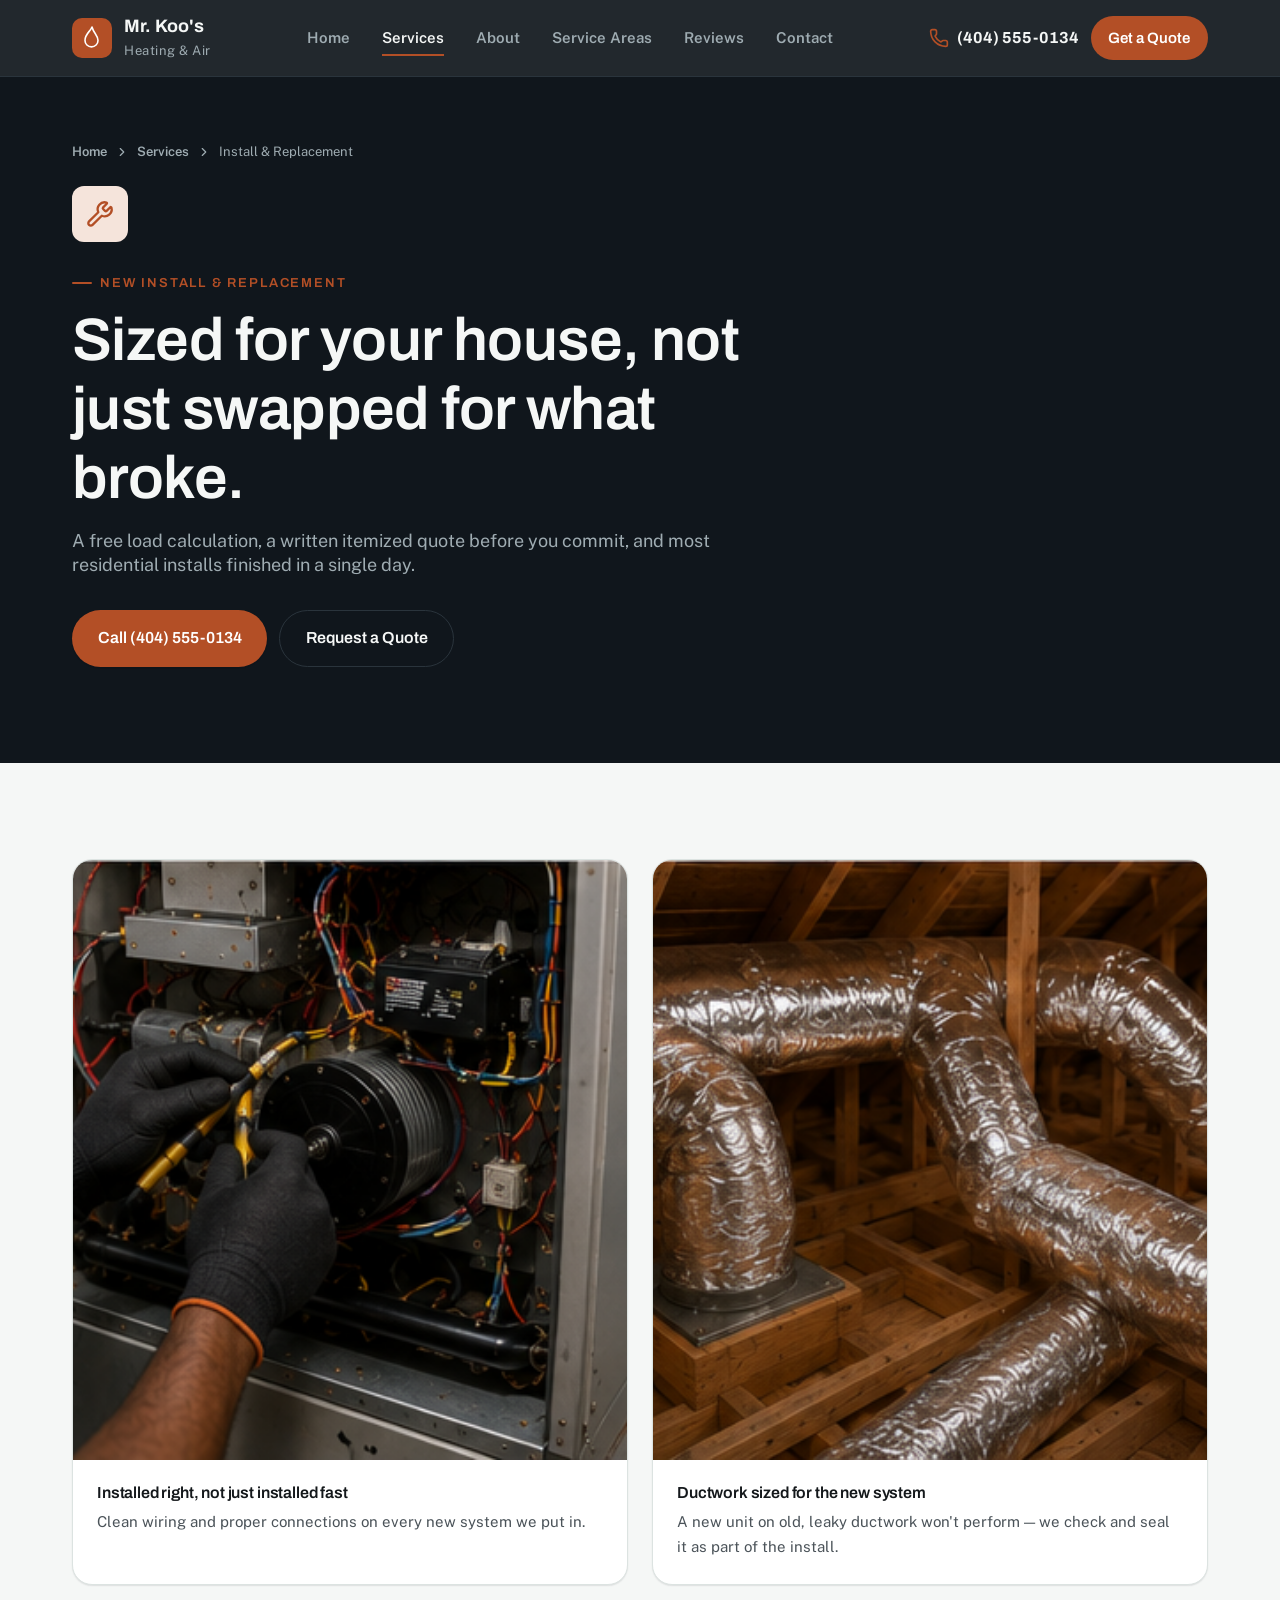
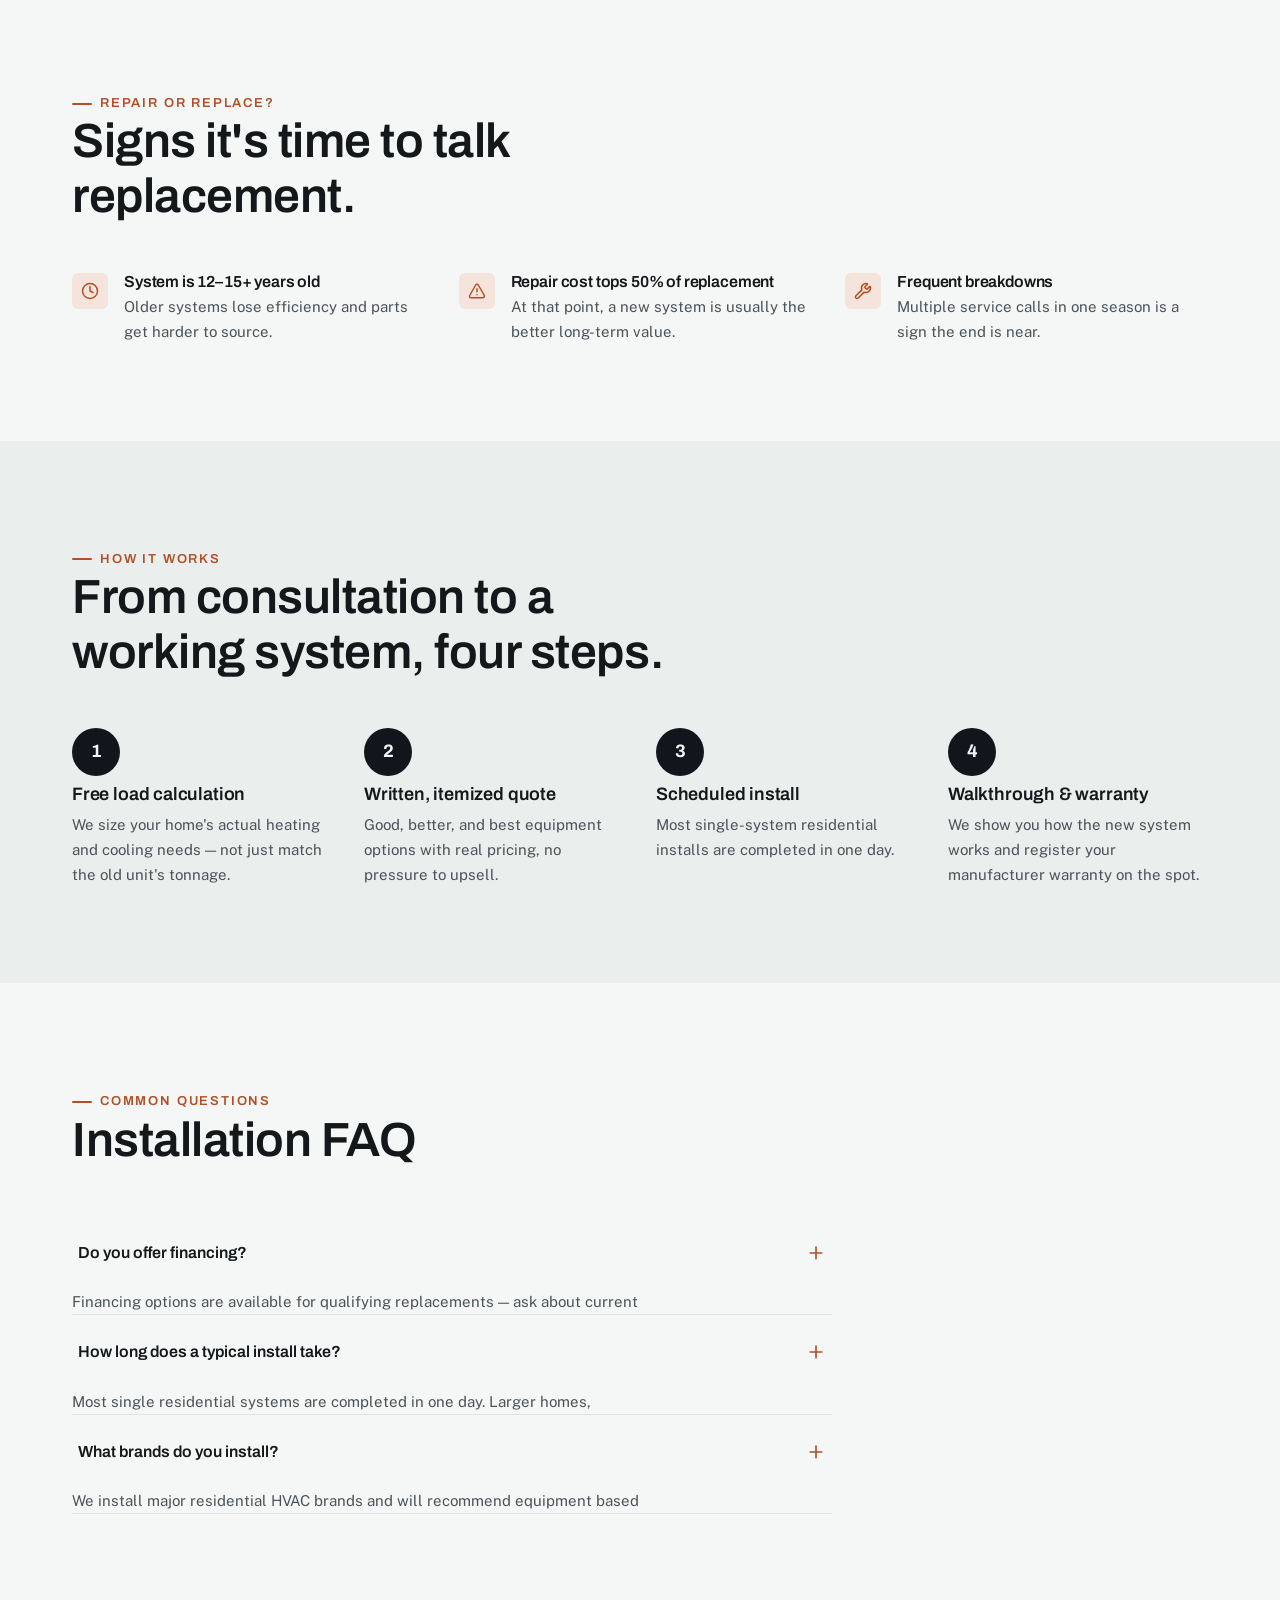
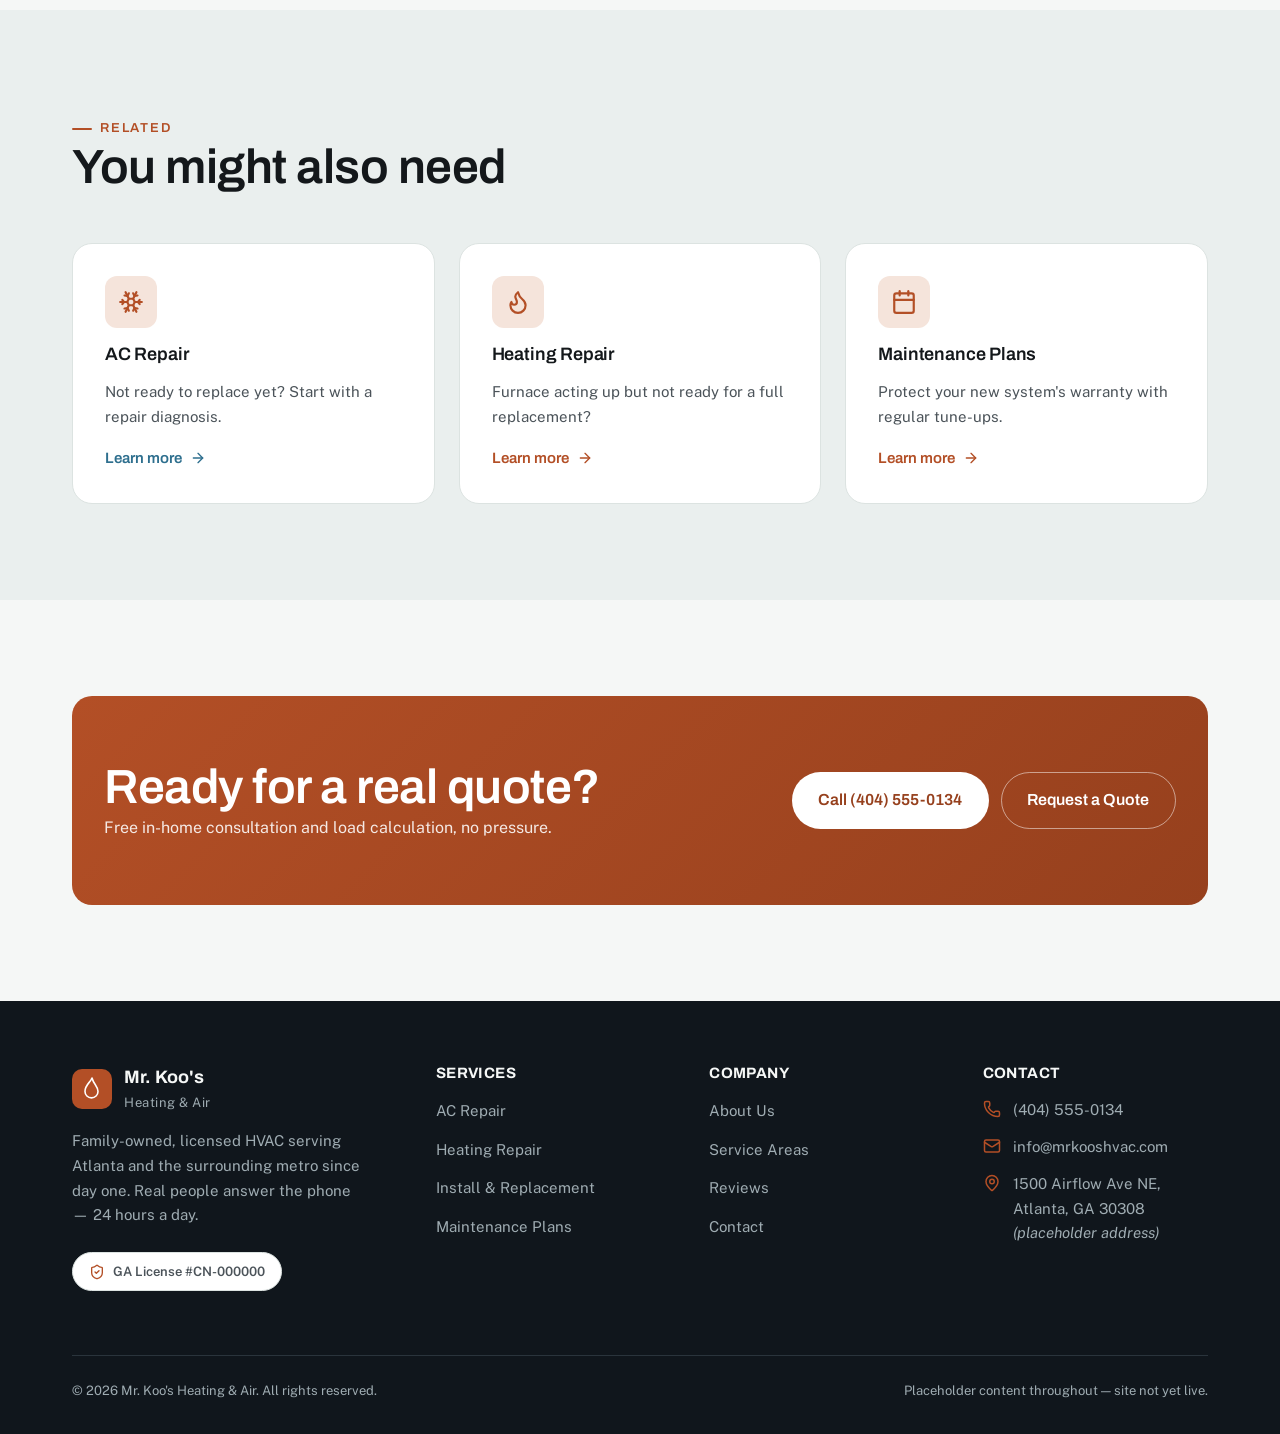
<file: services/installation.html>
<!DOCTYPE html>
<html lang="en" class="no-js">
<head>
<meta charset="UTF-8" />
<script>document.documentElement.className = "js";</script>
<meta name="viewport" content="width=device-width, initial-scale=1" />
<title>New AC &amp; Furnace Installation in Atlanta, GA | Mr. Koo's Heating &amp; Air</title>
<meta name="description" content="Right-sized HVAC system replacement for Atlanta homes. Free load calculation, written itemized quotes, most residential installs completed in a day." />
<link rel="icon" type="image/svg+xml" href="../assets/favicon.svg" />
<link rel="canonical" href="https://afortenberry.github.io/mr-koos-hvac/services/installation.html" />
<meta property="og:type" content="website" />
<meta property="og:site_name" content="Mr. Koo's Heating &amp; Air" />
<meta property="og:title" content="New AC &amp; Furnace Installation in Atlanta, GA | Mr. Koo's Heating &amp; Air" />
<meta property="og:description" content="Right-sized HVAC system replacement for Atlanta homes. Free load calculation, written itemized quotes, most residential installs completed in a day." />
<meta property="og:url" content="https://afortenberry.github.io/mr-koos-hvac/services/installation.html" />
<meta property="og:image" content="https://afortenberry.github.io/mr-koos-hvac/assets/Images/08_service_van_neighborhood.png" />
<meta name="twitter:card" content="summary_large_image" />
<meta name="twitter:title" content="New AC &amp; Furnace Installation in Atlanta, GA | Mr. Koo's Heating &amp; Air" />
<meta name="twitter:description" content="Right-sized HVAC system replacement for Atlanta homes. Free load calculation, written itemized quotes, most residential installs completed in a day." />
<link rel="preconnect" href="https://fonts.googleapis.com" />
<link rel="preconnect" href="https://fonts.gstatic.com" crossorigin />
<link href="https://fonts.googleapis.com/css2?family=Archivo:wght@600;700;800;900&family=Public+Sans:wght@400;500;600;700&display=swap" rel="stylesheet" />
<link rel="stylesheet" href="../css/styles.css" />
<script type="application/ld+json">
{
  "@context": "https://schema.org",
  "@type": "HVACBusiness",
  "name": "Mr. Koo's Heating & Air",
  "image": "https://afortenberry.github.io/mr-koos-hvac/assets/Images/08_service_van_neighborhood.png",
  "telephone": "+1-404-555-0134",
  "email": "info@mrkooshvac.com",
  "priceRange": "$$",
  "address": {
    "@type": "PostalAddress",
    "streetAddress": "1500 Airflow Ave NE",
    "addressLocality": "Atlanta",
    "addressRegion": "GA",
    "postalCode": "30308",
    "addressCountry": "US"
  },
  "areaServed": ["Atlanta, GA","Marietta, GA","Sandy Springs, GA","Decatur, GA","Alpharetta, GA","Roswell, GA","Smyrna, GA","Dunwoody, GA"],
  "openingHoursSpecification": {
    "@type": "OpeningHoursSpecification",
    "dayOfWeek": ["Monday","Tuesday","Wednesday","Thursday","Friday","Saturday","Sunday"],
    "opens": "00:00",
    "closes": "23:59"
  },
  "url": "https://afortenberry.github.io/mr-koos-hvac/"
}
</script>
</head>
<body>
<a class="skip-link" href="#main">Skip to main content</a>

<header class="site-header">
  <div class="container header-inner">
    <a class="brand" href="../index.html" aria-label="Mr. Koo's Heating & Air — home">
      <svg class="brand-mark" viewBox="0 0 40 40" fill="none" aria-hidden="true">
        <rect width="40" height="40" rx="10" fill="#B34F26"/>
        <path d="M20 9c1.6 6.2 6 8.4 6 13.4a6.5 6.5 0 1 1-13 0C13 15.9 18.4 13.5 20 9Z" stroke="#fff" stroke-width="1.6" stroke-linejoin="round"/>
      </svg>
      <span>
        <span class="brand-name">Mr. Koo's</span>
        <span class="brand-tag">Heating &amp; Air</span>
      </span>
    </a>

    <nav class="main-nav" aria-label="Primary">
      <ul>
        <li><a data-nav-link href="../index.html">Home</a></li>
        <li><a data-nav-link href="index.html" aria-current="page">Services</a></li>
        <li><a data-nav-link href="../about.html">About</a></li>
        <li><a data-nav-link href="../service-areas.html">Service Areas</a></li>
        <li><a data-nav-link href="../reviews.html">Reviews</a></li>
        <li><a data-nav-link href="../contact.html">Contact</a></li>
      </ul>
    </nav>

    <div class="header-actions">
      <a class="header-phone" href="tel:+14045550134">
        <svg viewBox="0 0 24 24" fill="none" stroke="currentColor" stroke-width="2" stroke-linecap="round" stroke-linejoin="round" aria-hidden="true"><path d="M13.832 16.568a1 1 0 0 0 1.213-.303l.355-.465A2 2 0 0 1 17 15h3a2 2 0 0 1 2 2v3a2 2 0 0 1-2 2A18 18 0 0 1 2 4a2 2 0 0 1 2-2h3a2 2 0 0 1 2 2v3a2 2 0 0 1-.8 1.6l-.468.351a1 1 0 0 0-.292 1.233 14 14 0 0 0 6.392 6.384"/></svg>
        (404) 555-0134
      </a>
      <a class="btn btn-on-navy btn-sm" href="../contact.html">Get a Quote</a>
      <button class="nav-toggle" aria-expanded="false" aria-controls="mobile-nav" aria-label="Open menu">
        <svg class="icon-open" viewBox="0 0 24 24" fill="none" stroke="currentColor" stroke-width="2" stroke-linecap="round" stroke-linejoin="round" aria-hidden="true"><path d="M4 5h16"/><path d="M4 12h16"/><path d="M4 19h16"/></svg>
        <svg class="icon-close" viewBox="0 0 24 24" fill="none" stroke="currentColor" stroke-width="2" stroke-linecap="round" stroke-linejoin="round" aria-hidden="true"><path d="M18 6 6 18"/><path d="m6 6 12 12"/></svg>
      </button>
    </div>
  </div>

  <div class="mobile-nav" id="mobile-nav">
    <nav aria-label="Mobile">
      <ul>
        <li><a href="../index.html">Home</a></li>
        <li><a href="index.html">Services</a></li>
        <li><a href="../about.html">About</a></li>
        <li><a href="../service-areas.html">Service Areas</a></li>
        <li><a href="../reviews.html">Reviews</a></li>
        <li><a href="../contact.html">Contact</a></li>
      </ul>
    </nav>
    <a class="btn btn-primary btn-block" href="tel:+14045550134">Call (404) 555-0134</a>
  </div>
</header>

<main id="main">

  <div class="page-header">
    <div class="container">
      <nav class="breadcrumbs" aria-label="Breadcrumb">
        <a href="../index.html">Home</a>
        <svg viewBox="0 0 24 24" fill="none" stroke="currentColor" stroke-width="2" stroke-linecap="round" stroke-linejoin="round" aria-hidden="true"><path d="m9 18 6-6-6-6"/></svg>
        <a href="index.html">Services</a>
        <svg viewBox="0 0 24 24" fill="none" stroke="currentColor" stroke-width="2" stroke-linecap="round" stroke-linejoin="round" aria-hidden="true"><path d="m9 18 6-6-6-6"/></svg>
        <span aria-current="page">Install &amp; Replacement</span>
      </nav>
      <span class="page-header-icon"><svg viewBox="0 0 24 24" fill="none" stroke="currentColor" stroke-width="2" stroke-linecap="round" stroke-linejoin="round" aria-hidden="true"><path d="M14.7 6.3a1 1 0 0 0 0 1.4l1.6 1.6a1 1 0 0 0 1.4 0l3.106-3.105c.32-.322.863-.22.983.218a6 6 0 0 1-8.259 7.057l-7.91 7.91a1 1 0 0 1-2.999-3l7.91-7.91a6 6 0 0 1 7.057-8.259c.438.12.54.662.219.984z"/></svg></span>
      <p class="eyebrow">New Install &amp; Replacement</p>
      <h1>Sized for your house, not just swapped for what broke.</h1>
      <p class="lede">A free load calculation, a written itemized quote before you commit, and most residential installs finished in a single day.</p>
      <div class="page-header-cta">
        <a class="btn btn-primary" href="tel:+14045550134">Call (404) 555-0134</a>
        <a class="btn btn-ghost-on-navy" href="../contact.html">Request a Quote</a>
      </div>
    </div>
  </div>

  <section class="section" style="padding-bottom:0;">
    <div class="container">
      <div class="grid grid-2">
        <figure class="photo-card reveal">
          <img src="../assets/Images/09_motor_wiring_repair.png" alt="A technician correctly wiring a new HVAC system component" width="800" height="600" loading="lazy">
          <figcaption class="photo-card-caption">
            <h4>Installed right, not just installed fast</h4>
            <p>Clean wiring and proper connections on every new system we put in.</p>
          </figcaption>
        </figure>
        <figure class="photo-card reveal">
          <img src="../assets/Images/10_attic_ductwork.png" alt="Ductwork being inspected and sealed in an attic" width="800" height="600" loading="lazy">
          <figcaption class="photo-card-caption">
            <h4>Ductwork sized for the new system</h4>
            <p>A new unit on old, leaky ductwork won't perform &mdash; we check and seal it as part of the install.</p>
          </figcaption>
        </figure>
      </div>
    </div>
  </section>

  <section class="section">
    <div class="container">
      <div class="section-head">
        <p class="eyebrow">Repair or replace?</p>
        <h2>Signs it's time to talk replacement.</h2>
      </div>
      <div class="grid grid-3">
        <div class="feature-item reveal"><span class="feature-icon"><svg viewBox="0 0 24 24" fill="none" stroke="currentColor" stroke-width="2" stroke-linecap="round" stroke-linejoin="round" aria-hidden="true"><circle cx="12" cy="12" r="10"/><path d="M12 6v6l4 2"/></svg></span><div><h4>System is 12&ndash;15+ years old</h4><p>Older systems lose efficiency and parts get harder to source.</p></div></div>
        <div class="feature-item reveal"><span class="feature-icon"><svg viewBox="0 0 24 24" fill="none" stroke="currentColor" stroke-width="2" stroke-linecap="round" stroke-linejoin="round" aria-hidden="true"><path d="m21.73 18-8-14a2 2 0 0 0-3.48 0l-8 14A2 2 0 0 0 4 21h16a2 2 0 0 0 1.73-3"/><path d="M12 9v4"/><path d="M12 17h.01"/></svg></span><div><h4>Repair cost tops 50% of replacement</h4><p>At that point, a new system is usually the better long-term value.</p></div></div>
        <div class="feature-item reveal"><span class="feature-icon"><svg viewBox="0 0 24 24" fill="none" stroke="currentColor" stroke-width="2" stroke-linecap="round" stroke-linejoin="round" aria-hidden="true"><path d="M14.7 6.3a1 1 0 0 0 0 1.4l1.6 1.6a1 1 0 0 0 1.4 0l3.106-3.105c.32-.322.863-.22.983.218a6 6 0 0 1-8.259 7.057l-7.91 7.91a1 1 0 0 1-2.999-3l7.91-7.91a6 6 0 0 1 7.057-8.259c.438.12.54.662.219.984z"/></svg></span><div><h4>Frequent breakdowns</h4><p>Multiple service calls in one season is a sign the end is near.</p></div></div>
      </div>
    </div>
  </section>

  <section class="section section-alt">
    <div class="container">
      <div class="section-head">
        <p class="eyebrow">How it works</p>
        <h2>From consultation to a working system, four steps.</h2>
      </div>
      <div class="steps">
        <div class="step reveal"><span class="step-num">1</span><h4>Free load calculation</h4><p>We size your home's actual heating and cooling needs &mdash; not just match the old unit's tonnage.</p></div>
        <div class="step reveal"><span class="step-num">2</span><h4>Written, itemized quote</h4><p>Good, better, and best equipment options with real pricing, no pressure to upsell.</p></div>
        <div class="step reveal"><span class="step-num">3</span><h4>Scheduled install</h4><p>Most single-system residential installs are completed in one day.</p></div>
        <div class="step reveal"><span class="step-num">4</span><h4>Walkthrough &amp; warranty</h4><p>We show you how the new system works and register your manufacturer warranty on the spot.</p></div>
      </div>
    </div>
  </section>

  <section class="section">
    <div class="container">
      <div class="section-head">
        <p class="eyebrow">Common questions</p>
        <h2>Installation FAQ</h2>
      </div>
      <div style="max-width:760px;">
        <div class="accordion-item">
          <button class="accordion-trigger" aria-expanded="false" aria-controls="faq-1">
            Do you offer financing?
            <svg viewBox="0 0 24 24" fill="none" stroke="currentColor" stroke-width="2" stroke-linecap="round" stroke-linejoin="round" aria-hidden="true"><path d="M5 12h14"/><path d="M12 5v14"/></svg>
          </button>
          <div class="accordion-panel" id="faq-1"><div class="accordion-panel-inner">Financing options are available for qualifying replacements &mdash; ask about current plans when you get your quote. <em>(Placeholder: confirm actual financing partner/terms before publishing.)</em></div></div>
        </div>
        <div class="accordion-item">
          <button class="accordion-trigger" aria-expanded="false" aria-controls="faq-2">
            How long does a typical install take?
            <svg viewBox="0 0 24 24" fill="none" stroke="currentColor" stroke-width="2" stroke-linecap="round" stroke-linejoin="round" aria-hidden="true"><path d="M5 12h14"/><path d="M12 5v14"/></svg>
          </button>
          <div class="accordion-panel" id="faq-2"><div class="accordion-panel-inner">Most single residential systems are completed in one day. Larger homes, ductwork changes, or multi-system properties may take longer &mdash; we'll tell you upfront in your quote.</div></div>
        </div>
        <div class="accordion-item">
          <button class="accordion-trigger" aria-expanded="false" aria-controls="faq-3">
            What brands do you install?
            <svg viewBox="0 0 24 24" fill="none" stroke="currentColor" stroke-width="2" stroke-linecap="round" stroke-linejoin="round" aria-hidden="true"><path d="M5 12h14"/><path d="M12 5v14"/></svg>
          </button>
          <div class="accordion-panel" id="faq-3"><div class="accordion-panel-inner">We install major residential HVAC brands and will recommend equipment based on your budget and home &mdash; not a single locked-in manufacturer. <em>(Placeholder: list your actual brand partnerships here.)</em></div></div>
        </div>
      </div>
    </div>
  </section>

  <section class="section section-alt">
    <div class="container">
      <div class="section-head">
        <p class="eyebrow">Related</p>
        <h2>You might also need</h2>
      </div>
      <div class="grid grid-3">
        <article class="service-card reveal">
          <span class="service-card-icon coil"><svg viewBox="0 0 24 24" fill="none" stroke="currentColor" stroke-width="2" stroke-linecap="round" stroke-linejoin="round" aria-hidden="true"><path d="m10 20-1.25-2.5L6 18"/><path d="M10 4 8.75 6.5 6 6"/><path d="m14 20 1.25-2.5L18 18"/><path d="m14 4 1.25 2.5L18 6"/><path d="m17 21-3-6h-4"/><path d="m17 3-3 6 1.5 3"/><path d="M2 12h6.5L10 9"/><path d="m20 10-1.5 2 1.5 2"/><path d="M22 12h-6.5L14 15"/><path d="m4 10 1.5 2L4 14"/><path d="m7 21 3-6-1.5-3"/><path d="m7 3 3 6h4"/></svg></span>
          <h3>AC Repair</h3>
          <p>Not ready to replace yet? Start with a repair diagnosis.</p>
          <a class="service-card-link" style="color:var(--coil);" href="ac-repair.html">Learn more <svg viewBox="0 0 24 24" fill="none" stroke="currentColor" stroke-width="2" stroke-linecap="round" stroke-linejoin="round" aria-hidden="true"><path d="M5 12h14"/><path d="m12 5 7 7-7 7"/></svg></a>
        </article>
        <article class="service-card reveal">
          <span class="service-card-icon"><svg viewBox="0 0 24 24" fill="none" stroke="currentColor" stroke-width="2" stroke-linecap="round" stroke-linejoin="round" aria-hidden="true"><path d="M12 3q1 4 4 6.5t3 5.5a1 1 0 0 1-14 0 5 5 0 0 1 1-3 1 1 0 0 0 5 0c0-2-1.5-3-1.5-5q0-2 2.5-4"/></svg></span>
          <h3>Heating Repair</h3>
          <p>Furnace acting up but not ready for a full replacement?</p>
          <a class="service-card-link" href="heating-repair.html">Learn more <svg viewBox="0 0 24 24" fill="none" stroke="currentColor" stroke-width="2" stroke-linecap="round" stroke-linejoin="round" aria-hidden="true"><path d="M5 12h14"/><path d="m12 5 7 7-7 7"/></svg></a>
        </article>
        <article class="service-card reveal">
          <span class="service-card-icon"><svg viewBox="0 0 24 24" fill="none" stroke="currentColor" stroke-width="2" stroke-linecap="round" stroke-linejoin="round" aria-hidden="true"><path d="M8 2v4"/><path d="M16 2v4"/><rect width="18" height="18" x="3" y="4" rx="2"/><path d="M3 10h18"/></svg></span>
          <h3>Maintenance Plans</h3>
          <p>Protect your new system's warranty with regular tune-ups.</p>
          <a class="service-card-link" href="maintenance-plans.html">Learn more <svg viewBox="0 0 24 24" fill="none" stroke="currentColor" stroke-width="2" stroke-linecap="round" stroke-linejoin="round" aria-hidden="true"><path d="M5 12h14"/><path d="m12 5 7 7-7 7"/></svg></a>
        </article>
      </div>
    </div>
  </section>

  <section class="section">
    <div class="container">
      <div class="cta-band reveal">
        <div>
          <h2>Ready for a real quote?</h2>
          <p>Free in-home consultation and load calculation, no pressure.</p>
        </div>
        <div class="cta-band-actions">
          <a class="btn btn-secondary" href="tel:+14045550134">Call (404) 555-0134</a>
          <a class="btn btn-ghost-on-navy" style="border-color:rgba(255,255,255,0.5); color:#fff;" href="../contact.html">Request a Quote</a>
        </div>
      </div>
    </div>
  </section>

</main>

<footer class="site-footer">
  <div class="container">
    <div class="footer-grid">
      <div class="footer-brand">
        <a class="brand" href="../index.html" aria-label="Mr. Koo's Heating & Air — home">
          <svg class="brand-mark" viewBox="0 0 40 40" fill="none" aria-hidden="true">
        <rect width="40" height="40" rx="10" fill="#B34F26"/>
        <path d="M20 9c1.6 6.2 6 8.4 6 13.4a6.5 6.5 0 1 1-13 0C13 15.9 18.4 13.5 20 9Z" stroke="#fff" stroke-width="1.6" stroke-linejoin="round"/>
      </svg>
      <span>
        <span class="brand-name">Mr. Koo's</span>
        <span class="brand-tag">Heating &amp; Air</span>
      </span>
        </a>
        <p>Family-owned, licensed HVAC serving Atlanta and the surrounding metro since day one. Real people answer the phone &mdash; 24 hours a day.</p>
        <div class="badge-row" style="margin-top: var(--space-5);">
          <span class="badge"><svg viewBox="0 0 24 24" fill="none" stroke="currentColor" stroke-width="2" stroke-linecap="round" stroke-linejoin="round" aria-hidden="true"><path d="M20 13c0 5-3.5 7.5-7.66 8.95a1 1 0 0 1-.67-.01C7.5 20.5 4 18 4 13V6a1 1 0 0 1 1-1c2 0 4.5-1.2 6.24-2.72a1.17 1.17 0 0 1 1.52 0C14.51 3.81 17 5 19 5a1 1 0 0 1 1 1z"/><path d="m9 12 2 2 4-4"/></svg> GA License #CN-000000</span>
        </div>
      </div>

      <nav class="footer-col" aria-label="Services">
        <h3 class="footer-heading">Services</h3>
        <ul>
          <li><a href="ac-repair.html">AC Repair</a></li>
          <li><a href="heating-repair.html">Heating Repair</a></li>
          <li><a href="installation.html">Install &amp; Replacement</a></li>
          <li><a href="maintenance-plans.html">Maintenance Plans</a></li>
        </ul>
      </nav>

      <nav class="footer-col" aria-label="Company">
        <h3 class="footer-heading">Company</h3>
        <ul>
          <li><a href="../about.html">About Us</a></li>
          <li><a href="../service-areas.html">Service Areas</a></li>
          <li><a href="../reviews.html">Reviews</a></li>
          <li><a href="../contact.html">Contact</a></li>
        </ul>
      </nav>

      <div class="footer-col">
        <h3 class="footer-heading">Contact</h3>
        <ul class="footer-contact">
          <li><svg viewBox="0 0 24 24" fill="none" stroke="currentColor" stroke-width="2" stroke-linecap="round" stroke-linejoin="round" aria-hidden="true"><path d="M13.832 16.568a1 1 0 0 0 1.213-.303l.355-.465A2 2 0 0 1 17 15h3a2 2 0 0 1 2 2v3a2 2 0 0 1-2 2A18 18 0 0 1 2 4a2 2 0 0 1 2-2h3a2 2 0 0 1 2 2v3a2 2 0 0 1-.8 1.6l-.468.351a1 1 0 0 0-.292 1.233 14 14 0 0 0 6.392 6.384"/></svg><a href="tel:+14045550134">(404) 555-0134</a></li>
          <li><svg viewBox="0 0 24 24" fill="none" stroke="currentColor" stroke-width="2" stroke-linecap="round" stroke-linejoin="round" aria-hidden="true"><path d="m22 7-8.991 5.727a2 2 0 0 1-2.009 0L2 7"/><rect x="2" y="4" width="20" height="16" rx="2"/></svg><a href="mailto:info@mrkooshvac.com">info@mrkooshvac.com</a></li>
          <li><svg viewBox="0 0 24 24" fill="none" stroke="currentColor" stroke-width="2" stroke-linecap="round" stroke-linejoin="round" aria-hidden="true"><path d="M20 10c0 4.993-5.539 10.193-7.399 11.799a1 1 0 0 1-1.202 0C9.539 20.193 4 14.993 4 10a8 8 0 0 1 16 0"/><circle cx="12" cy="10" r="3"/></svg><span>1500 Airflow Ave NE, Atlanta, GA 30308<br><em>(placeholder address)</em></span></li>
        </ul>
      </div>
    </div>

    <div class="footer-bottom">
      <span>&copy; <span data-year>2026</span> Mr. Koo's Heating &amp; Air. All rights reserved.</span>
      <span>Placeholder content throughout &mdash; site not yet live.</span>
    </div>
  </div>
</footer>

<div class="call-bar">
  <a class="btn btn-primary" href="tel:+14045550134">
    <svg viewBox="0 0 24 24" fill="none" stroke="currentColor" stroke-width="2" stroke-linecap="round" stroke-linejoin="round" aria-hidden="true"><path d="M13.832 16.568a1 1 0 0 0 1.213-.303l.355-.465A2 2 0 0 1 17 15h3a2 2 0 0 1 2 2v3a2 2 0 0 1-2 2A18 18 0 0 1 2 4a2 2 0 0 1 2-2h3a2 2 0 0 1 2 2v3a2 2 0 0 1-.8 1.6l-.468.351a1 1 0 0 0-.292 1.233 14 14 0 0 0 6.392 6.384"/></svg>
    Call Now
  </a>
  <a class="btn btn-secondary" href="../contact.html">Get a Quote</a>
</div>

<script src="../js/main.js"></script>
</body>
</html>
</file>
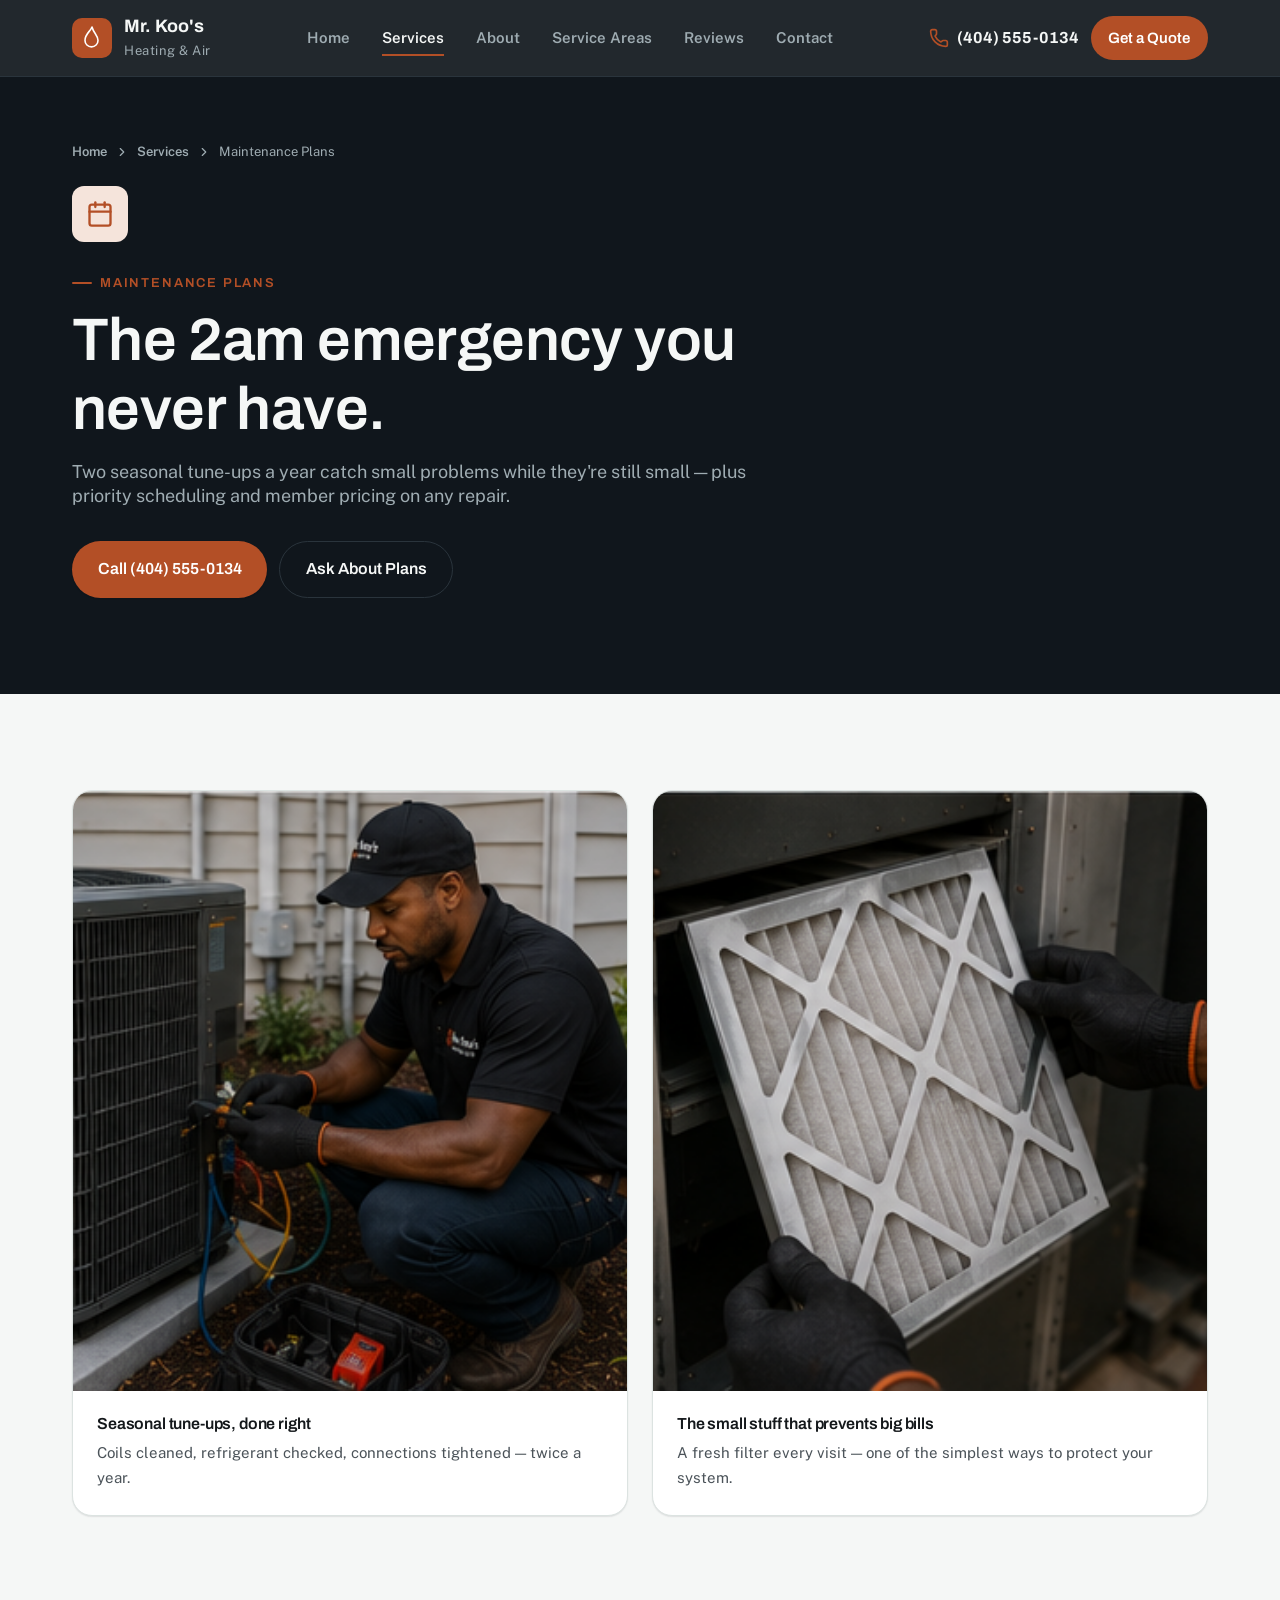
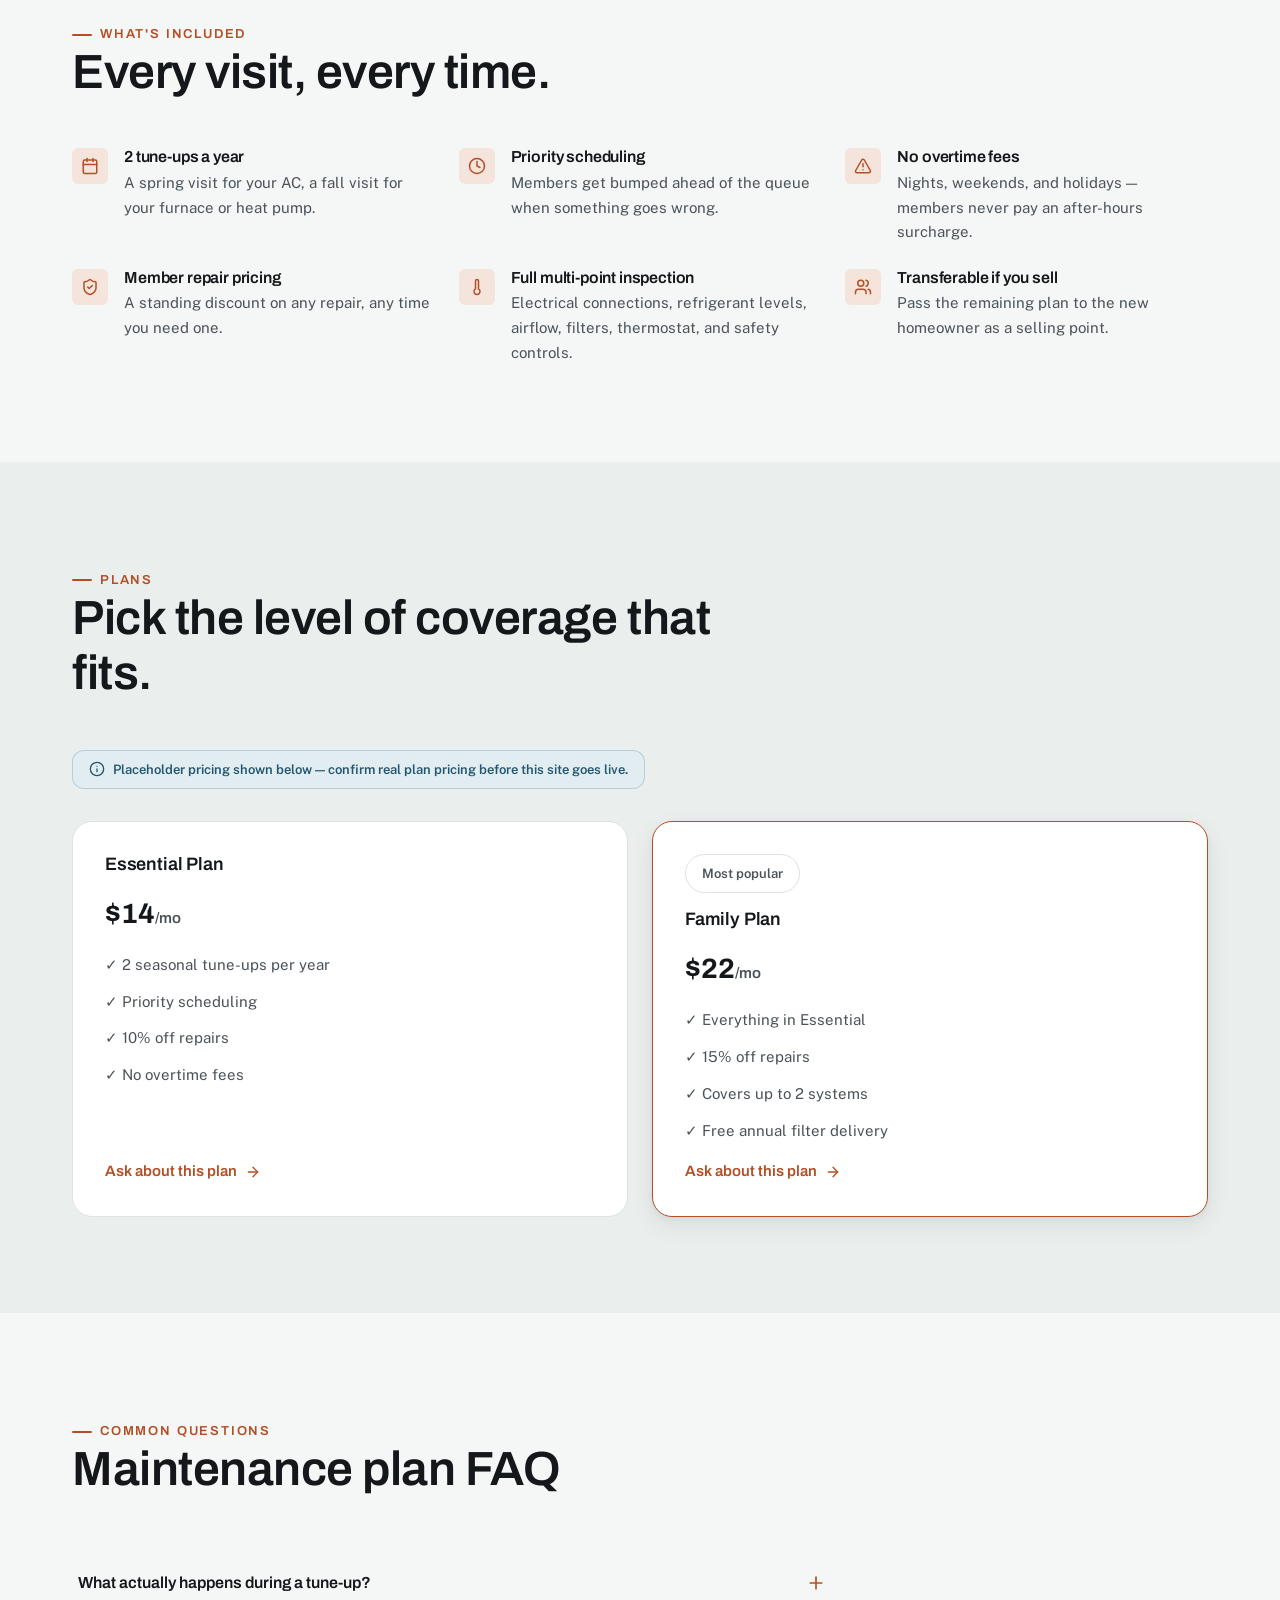
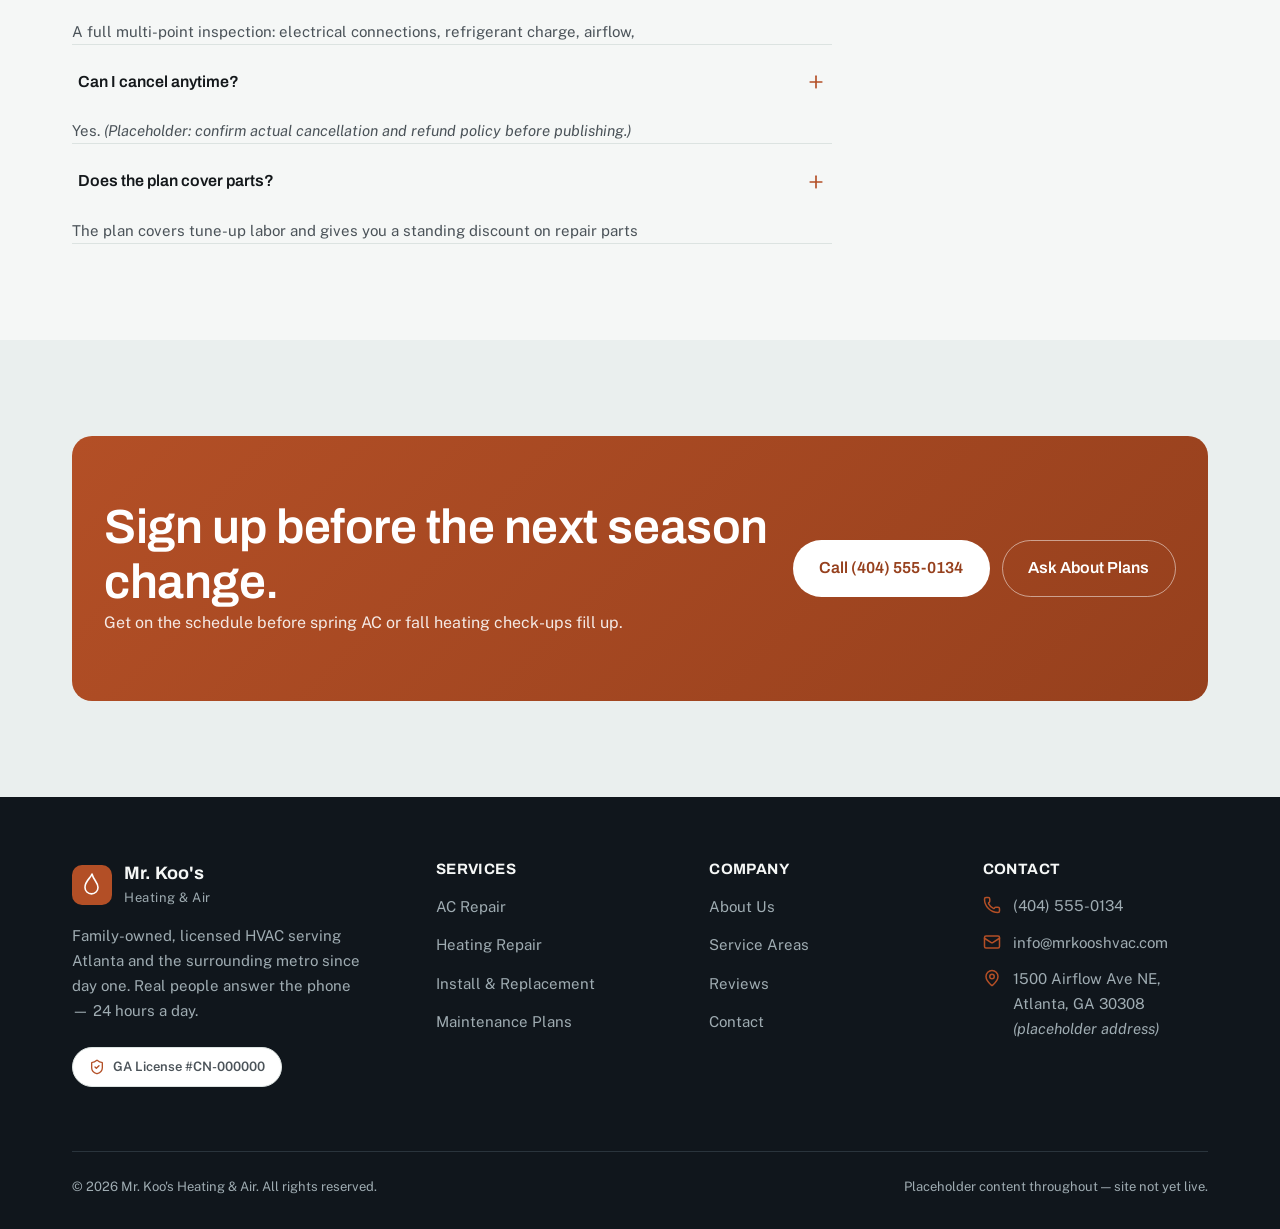
<file: services/maintenance-plans.html>
<!DOCTYPE html>
<html lang="en" class="no-js">
<head>
<meta charset="UTF-8" />
<script>document.documentElement.className = "js";</script>
<meta name="viewport" content="width=device-width, initial-scale=1" />
<title>HVAC Maintenance Plans in Atlanta, GA | Mr. Koo's Heating &amp; Air</title>
<meta name="description" content="Seasonal AC and furnace tune-ups for Atlanta homes. Priority scheduling, no overtime fees, and member pricing on repairs." />
<link rel="icon" type="image/svg+xml" href="../assets/favicon.svg" />
<link rel="canonical" href="https://afortenberry.github.io/mr-koos-hvac/services/maintenance-plans.html" />
<meta property="og:type" content="website" />
<meta property="og:site_name" content="Mr. Koo's Heating &amp; Air" />
<meta property="og:title" content="HVAC Maintenance Plans in Atlanta, GA | Mr. Koo's Heating &amp; Air" />
<meta property="og:description" content="Seasonal AC and furnace tune-ups for Atlanta homes. Priority scheduling, no overtime fees, and member pricing on repairs." />
<meta property="og:url" content="https://afortenberry.github.io/mr-koos-hvac/services/maintenance-plans.html" />
<meta property="og:image" content="https://afortenberry.github.io/mr-koos-hvac/assets/Images/08_service_van_neighborhood.png" />
<meta name="twitter:card" content="summary_large_image" />
<meta name="twitter:title" content="HVAC Maintenance Plans in Atlanta, GA | Mr. Koo's Heating &amp; Air" />
<meta name="twitter:description" content="Seasonal AC and furnace tune-ups for Atlanta homes. Priority scheduling, no overtime fees, and member pricing on repairs." />
<link rel="preconnect" href="https://fonts.googleapis.com" />
<link rel="preconnect" href="https://fonts.gstatic.com" crossorigin />
<link href="https://fonts.googleapis.com/css2?family=Archivo:wght@600;700;800;900&family=Public+Sans:wght@400;500;600;700&display=swap" rel="stylesheet" />
<link rel="stylesheet" href="../css/styles.css" />
<script type="application/ld+json">
{
  "@context": "https://schema.org",
  "@type": "HVACBusiness",
  "name": "Mr. Koo's Heating & Air",
  "image": "https://afortenberry.github.io/mr-koos-hvac/assets/Images/08_service_van_neighborhood.png",
  "telephone": "+1-404-555-0134",
  "email": "info@mrkooshvac.com",
  "priceRange": "$$",
  "address": {
    "@type": "PostalAddress",
    "streetAddress": "1500 Airflow Ave NE",
    "addressLocality": "Atlanta",
    "addressRegion": "GA",
    "postalCode": "30308",
    "addressCountry": "US"
  },
  "areaServed": ["Atlanta, GA","Marietta, GA","Sandy Springs, GA","Decatur, GA","Alpharetta, GA","Roswell, GA","Smyrna, GA","Dunwoody, GA"],
  "openingHoursSpecification": {
    "@type": "OpeningHoursSpecification",
    "dayOfWeek": ["Monday","Tuesday","Wednesday","Thursday","Friday","Saturday","Sunday"],
    "opens": "00:00",
    "closes": "23:59"
  },
  "url": "https://afortenberry.github.io/mr-koos-hvac/"
}
</script>
</head>
<body>
<a class="skip-link" href="#main">Skip to main content</a>

<header class="site-header">
  <div class="container header-inner">
    <a class="brand" href="../index.html" aria-label="Mr. Koo's Heating & Air — home">
      <svg class="brand-mark" viewBox="0 0 40 40" fill="none" aria-hidden="true">
        <rect width="40" height="40" rx="10" fill="#B34F26"/>
        <path d="M20 9c1.6 6.2 6 8.4 6 13.4a6.5 6.5 0 1 1-13 0C13 15.9 18.4 13.5 20 9Z" stroke="#fff" stroke-width="1.6" stroke-linejoin="round"/>
      </svg>
      <span>
        <span class="brand-name">Mr. Koo's</span>
        <span class="brand-tag">Heating &amp; Air</span>
      </span>
    </a>

    <nav class="main-nav" aria-label="Primary">
      <ul>
        <li><a data-nav-link href="../index.html">Home</a></li>
        <li><a data-nav-link href="index.html" aria-current="page">Services</a></li>
        <li><a data-nav-link href="../about.html">About</a></li>
        <li><a data-nav-link href="../service-areas.html">Service Areas</a></li>
        <li><a data-nav-link href="../reviews.html">Reviews</a></li>
        <li><a data-nav-link href="../contact.html">Contact</a></li>
      </ul>
    </nav>

    <div class="header-actions">
      <a class="header-phone" href="tel:+14045550134">
        <svg viewBox="0 0 24 24" fill="none" stroke="currentColor" stroke-width="2" stroke-linecap="round" stroke-linejoin="round" aria-hidden="true"><path d="M13.832 16.568a1 1 0 0 0 1.213-.303l.355-.465A2 2 0 0 1 17 15h3a2 2 0 0 1 2 2v3a2 2 0 0 1-2 2A18 18 0 0 1 2 4a2 2 0 0 1 2-2h3a2 2 0 0 1 2 2v3a2 2 0 0 1-.8 1.6l-.468.351a1 1 0 0 0-.292 1.233 14 14 0 0 0 6.392 6.384"/></svg>
        (404) 555-0134
      </a>
      <a class="btn btn-on-navy btn-sm" href="../contact.html">Get a Quote</a>
      <button class="nav-toggle" aria-expanded="false" aria-controls="mobile-nav" aria-label="Open menu">
        <svg class="icon-open" viewBox="0 0 24 24" fill="none" stroke="currentColor" stroke-width="2" stroke-linecap="round" stroke-linejoin="round" aria-hidden="true"><path d="M4 5h16"/><path d="M4 12h16"/><path d="M4 19h16"/></svg>
        <svg class="icon-close" viewBox="0 0 24 24" fill="none" stroke="currentColor" stroke-width="2" stroke-linecap="round" stroke-linejoin="round" aria-hidden="true"><path d="M18 6 6 18"/><path d="m6 6 12 12"/></svg>
      </button>
    </div>
  </div>

  <div class="mobile-nav" id="mobile-nav">
    <nav aria-label="Mobile">
      <ul>
        <li><a href="../index.html">Home</a></li>
        <li><a href="index.html">Services</a></li>
        <li><a href="../about.html">About</a></li>
        <li><a href="../service-areas.html">Service Areas</a></li>
        <li><a href="../reviews.html">Reviews</a></li>
        <li><a href="../contact.html">Contact</a></li>
      </ul>
    </nav>
    <a class="btn btn-primary btn-block" href="tel:+14045550134">Call (404) 555-0134</a>
  </div>
</header>

<main id="main">

  <div class="page-header">
    <div class="container">
      <nav class="breadcrumbs" aria-label="Breadcrumb">
        <a href="../index.html">Home</a>
        <svg viewBox="0 0 24 24" fill="none" stroke="currentColor" stroke-width="2" stroke-linecap="round" stroke-linejoin="round" aria-hidden="true"><path d="m9 18 6-6-6-6"/></svg>
        <a href="index.html">Services</a>
        <svg viewBox="0 0 24 24" fill="none" stroke="currentColor" stroke-width="2" stroke-linecap="round" stroke-linejoin="round" aria-hidden="true"><path d="m9 18 6-6-6-6"/></svg>
        <span aria-current="page">Maintenance Plans</span>
      </nav>
      <span class="page-header-icon"><svg viewBox="0 0 24 24" fill="none" stroke="currentColor" stroke-width="2" stroke-linecap="round" stroke-linejoin="round" aria-hidden="true"><path d="M8 2v4"/><path d="M16 2v4"/><rect width="18" height="18" x="3" y="4" rx="2"/><path d="M3 10h18"/></svg></span>
      <p class="eyebrow">Maintenance Plans</p>
      <h1>The 2am emergency you never have.</h1>
      <p class="lede">Two seasonal tune-ups a year catch small problems while they're still small &mdash; plus priority scheduling and member pricing on any repair.</p>
      <div class="page-header-cta">
        <a class="btn btn-primary" href="tel:+14045550134">Call (404) 555-0134</a>
        <a class="btn btn-ghost-on-navy" href="../contact.html">Ask About Plans</a>
      </div>
    </div>
  </div>

  <section class="section" style="padding-bottom:0;">
    <div class="container">
      <div class="grid grid-2">
        <figure class="photo-card reveal">
          <img src="../assets/Images/11_condenser_maintenance.png" alt="A technician performing seasonal maintenance on an outdoor condenser" width="800" height="600" loading="lazy">
          <figcaption class="photo-card-caption">
            <h4>Seasonal tune-ups, done right</h4>
            <p>Coils cleaned, refrigerant checked, connections tightened &mdash; twice a year.</p>
          </figcaption>
        </figure>
        <figure class="photo-card reveal">
          <img src="../assets/Images/12_air_filter_replacement.png" alt="A technician replacing an air filter" width="800" height="600" loading="lazy">
          <figcaption class="photo-card-caption">
            <h4>The small stuff that prevents big bills</h4>
            <p>A fresh filter every visit &mdash; one of the simplest ways to protect your system.</p>
          </figcaption>
        </figure>
      </div>
    </div>
  </section>

  <section class="section">
    <div class="container">
      <div class="section-head">
        <p class="eyebrow">What's included</p>
        <h2>Every visit, every time.</h2>
      </div>
      <div class="grid grid-3">
        <div class="feature-item reveal"><span class="feature-icon"><svg viewBox="0 0 24 24" fill="none" stroke="currentColor" stroke-width="2" stroke-linecap="round" stroke-linejoin="round" aria-hidden="true"><path d="M8 2v4"/><path d="M16 2v4"/><rect width="18" height="18" x="3" y="4" rx="2"/><path d="M3 10h18"/></svg></span><div><h4>2 tune-ups a year</h4><p>A spring visit for your AC, a fall visit for your furnace or heat pump.</p></div></div>
        <div class="feature-item reveal"><span class="feature-icon"><svg viewBox="0 0 24 24" fill="none" stroke="currentColor" stroke-width="2" stroke-linecap="round" stroke-linejoin="round" aria-hidden="true"><circle cx="12" cy="12" r="10"/><path d="M12 6v6l4 2"/></svg></span><div><h4>Priority scheduling</h4><p>Members get bumped ahead of the queue when something goes wrong.</p></div></div>
        <div class="feature-item reveal"><span class="feature-icon"><svg viewBox="0 0 24 24" fill="none" stroke="currentColor" stroke-width="2" stroke-linecap="round" stroke-linejoin="round" aria-hidden="true"><path d="m21.73 18-8-14a2 2 0 0 0-3.48 0l-8 14A2 2 0 0 0 4 21h16a2 2 0 0 0 1.73-3"/><path d="M12 9v4"/><path d="M12 17h.01"/></svg></span><div><h4>No overtime fees</h4><p>Nights, weekends, and holidays &mdash; members never pay an after-hours surcharge.</p></div></div>
        <div class="feature-item reveal"><span class="feature-icon"><svg viewBox="0 0 24 24" fill="none" stroke="currentColor" stroke-width="2" stroke-linecap="round" stroke-linejoin="round" aria-hidden="true"><path d="M20 13c0 5-3.5 7.5-7.66 8.95a1 1 0 0 1-.67-.01C7.5 20.5 4 18 4 13V6a1 1 0 0 1 1-1c2 0 4.5-1.2 6.24-2.72a1.17 1.17 0 0 1 1.52 0C14.51 3.81 17 5 19 5a1 1 0 0 1 1 1z"/><path d="m9 12 2 2 4-4"/></svg></span><div><h4>Member repair pricing</h4><p>A standing discount on any repair, any time you need one.</p></div></div>
        <div class="feature-item reveal"><span class="feature-icon"><svg viewBox="0 0 24 24" fill="none" stroke="currentColor" stroke-width="2" stroke-linecap="round" stroke-linejoin="round" aria-hidden="true"><path d="M14 4v10.54a4 4 0 1 1-4 0V4a2 2 0 0 1 4 0Z"/></svg></span><div><h4>Full multi-point inspection</h4><p>Electrical connections, refrigerant levels, airflow, filters, thermostat, and safety controls.</p></div></div>
        <div class="feature-item reveal"><span class="feature-icon"><svg viewBox="0 0 24 24" fill="none" stroke="currentColor" stroke-width="2" stroke-linecap="round" stroke-linejoin="round" aria-hidden="true"><path d="M16 21v-2a4 4 0 0 0-4-4H6a4 4 0 0 0-4 4v2"/><path d="M16 3.128a4 4 0 0 1 0 7.744"/><path d="M22 21v-2a4 4 0 0 0-3-3.87"/><circle cx="9" cy="7" r="4"/></svg></span><div><h4>Transferable if you sell</h4><p>Pass the remaining plan to the new homeowner as a selling point.</p></div></div>
      </div>
    </div>
  </section>

  <section class="section section-alt">
    <div class="container">
      <div class="section-head">
        <p class="eyebrow">Plans</p>
        <h2>Pick the level of coverage that fits.</h2>
      </div>
      <div class="placeholder-flag">
        <svg viewBox="0 0 24 24" fill="none" stroke="currentColor" stroke-width="2" stroke-linecap="round" stroke-linejoin="round" aria-hidden="true"><circle cx="12" cy="12" r="10"/><path d="M12 16v-4"/><path d="M12 8h.01"/></svg>
        Placeholder pricing shown below &mdash; confirm real plan pricing before this site goes live.
      </div>
      <div class="grid grid-2">
        <article class="service-card reveal">
          <h3>Essential Plan</h3>
          <p style="font-family:var(--font-display); font-size:var(--text-2xl); font-weight:700; color:var(--ink);">$14<span style="font-size:var(--text-sm); font-weight:600; color:var(--ink-soft);">/mo</span></p>
          <ul style="display:flex; flex-direction:column; gap:var(--space-3); font-size:var(--text-sm); color:var(--ink-soft);">
            <li>&check; 2 seasonal tune-ups per year</li>
            <li>&check; Priority scheduling</li>
            <li>&check; 10% off repairs</li>
            <li>&check; No overtime fees</li>
          </ul>
          <a class="service-card-link" href="../contact.html">Ask about this plan <svg viewBox="0 0 24 24" fill="none" stroke="currentColor" stroke-width="2" stroke-linecap="round" stroke-linejoin="round" aria-hidden="true"><path d="M5 12h14"/><path d="m12 5 7 7-7 7"/></svg></a>
        </article>
        <article class="service-card reveal" style="border-color:var(--clay); box-shadow:var(--shadow-md);">
          <span class="badge" style="align-self:flex-start;">Most popular</span>
          <h3>Family Plan</h3>
          <p style="font-family:var(--font-display); font-size:var(--text-2xl); font-weight:700; color:var(--ink);">$22<span style="font-size:var(--text-sm); font-weight:600; color:var(--ink-soft);">/mo</span></p>
          <ul style="display:flex; flex-direction:column; gap:var(--space-3); font-size:var(--text-sm); color:var(--ink-soft);">
            <li>&check; Everything in Essential</li>
            <li>&check; 15% off repairs</li>
            <li>&check; Covers up to 2 systems</li>
            <li>&check; Free annual filter delivery</li>
          </ul>
          <a class="service-card-link" href="../contact.html">Ask about this plan <svg viewBox="0 0 24 24" fill="none" stroke="currentColor" stroke-width="2" stroke-linecap="round" stroke-linejoin="round" aria-hidden="true"><path d="M5 12h14"/><path d="m12 5 7 7-7 7"/></svg></a>
        </article>
      </div>
    </div>
  </section>

  <section class="section">
    <div class="container">
      <div class="section-head">
        <p class="eyebrow">Common questions</p>
        <h2>Maintenance plan FAQ</h2>
      </div>
      <div style="max-width:760px;">
        <div class="accordion-item">
          <button class="accordion-trigger" aria-expanded="false" aria-controls="faq-1">
            What actually happens during a tune-up?
            <svg viewBox="0 0 24 24" fill="none" stroke="currentColor" stroke-width="2" stroke-linecap="round" stroke-linejoin="round" aria-hidden="true"><path d="M5 12h14"/><path d="M12 5v14"/></svg>
          </button>
          <div class="accordion-panel" id="faq-1"><div class="accordion-panel-inner">A full multi-point inspection: electrical connections, refrigerant charge, airflow, filters, condensate drain, thermostat calibration, and (for heating) a combustion and safety check.</div></div>
        </div>
        <div class="accordion-item">
          <button class="accordion-trigger" aria-expanded="false" aria-controls="faq-2">
            Can I cancel anytime?
            <svg viewBox="0 0 24 24" fill="none" stroke="currentColor" stroke-width="2" stroke-linecap="round" stroke-linejoin="round" aria-hidden="true"><path d="M5 12h14"/><path d="M12 5v14"/></svg>
          </button>
          <div class="accordion-panel" id="faq-2"><div class="accordion-panel-inner">Yes. <em>(Placeholder: confirm actual cancellation and refund policy before publishing.)</em></div></div>
        </div>
        <div class="accordion-item">
          <button class="accordion-trigger" aria-expanded="false" aria-controls="faq-3">
            Does the plan cover parts?
            <svg viewBox="0 0 24 24" fill="none" stroke="currentColor" stroke-width="2" stroke-linecap="round" stroke-linejoin="round" aria-hidden="true"><path d="M5 12h14"/><path d="M12 5v14"/></svg>
          </button>
          <div class="accordion-panel" id="faq-3"><div class="accordion-panel-inner">The plan covers tune-up labor and gives you a standing discount on repair parts and labor &mdash; it isn't a full parts-replacement warranty. Manufacturer warranties on newer systems may cover parts separately.</div></div>
        </div>
      </div>
    </div>
  </section>

  <section class="section section-alt">
    <div class="container">
      <div class="cta-band reveal">
        <div>
          <h2>Sign up before the next season change.</h2>
          <p>Get on the schedule before spring AC or fall heating check-ups fill up.</p>
        </div>
        <div class="cta-band-actions">
          <a class="btn btn-secondary" href="tel:+14045550134">Call (404) 555-0134</a>
          <a class="btn btn-ghost-on-navy" style="border-color:rgba(255,255,255,0.5); color:#fff;" href="../contact.html">Ask About Plans</a>
        </div>
      </div>
    </div>
  </section>

</main>

<footer class="site-footer">
  <div class="container">
    <div class="footer-grid">
      <div class="footer-brand">
        <a class="brand" href="../index.html" aria-label="Mr. Koo's Heating & Air — home">
          <svg class="brand-mark" viewBox="0 0 40 40" fill="none" aria-hidden="true">
        <rect width="40" height="40" rx="10" fill="#B34F26"/>
        <path d="M20 9c1.6 6.2 6 8.4 6 13.4a6.5 6.5 0 1 1-13 0C13 15.9 18.4 13.5 20 9Z" stroke="#fff" stroke-width="1.6" stroke-linejoin="round"/>
      </svg>
      <span>
        <span class="brand-name">Mr. Koo's</span>
        <span class="brand-tag">Heating &amp; Air</span>
      </span>
        </a>
        <p>Family-owned, licensed HVAC serving Atlanta and the surrounding metro since day one. Real people answer the phone &mdash; 24 hours a day.</p>
        <div class="badge-row" style="margin-top: var(--space-5);">
          <span class="badge"><svg viewBox="0 0 24 24" fill="none" stroke="currentColor" stroke-width="2" stroke-linecap="round" stroke-linejoin="round" aria-hidden="true"><path d="M20 13c0 5-3.5 7.5-7.66 8.95a1 1 0 0 1-.67-.01C7.5 20.5 4 18 4 13V6a1 1 0 0 1 1-1c2 0 4.5-1.2 6.24-2.72a1.17 1.17 0 0 1 1.52 0C14.51 3.81 17 5 19 5a1 1 0 0 1 1 1z"/><path d="m9 12 2 2 4-4"/></svg> GA License #CN-000000</span>
        </div>
      </div>

      <nav class="footer-col" aria-label="Services">
        <h3 class="footer-heading">Services</h3>
        <ul>
          <li><a href="ac-repair.html">AC Repair</a></li>
          <li><a href="heating-repair.html">Heating Repair</a></li>
          <li><a href="installation.html">Install &amp; Replacement</a></li>
          <li><a href="maintenance-plans.html">Maintenance Plans</a></li>
        </ul>
      </nav>

      <nav class="footer-col" aria-label="Company">
        <h3 class="footer-heading">Company</h3>
        <ul>
          <li><a href="../about.html">About Us</a></li>
          <li><a href="../service-areas.html">Service Areas</a></li>
          <li><a href="../reviews.html">Reviews</a></li>
          <li><a href="../contact.html">Contact</a></li>
        </ul>
      </nav>

      <div class="footer-col">
        <h3 class="footer-heading">Contact</h3>
        <ul class="footer-contact">
          <li><svg viewBox="0 0 24 24" fill="none" stroke="currentColor" stroke-width="2" stroke-linecap="round" stroke-linejoin="round" aria-hidden="true"><path d="M13.832 16.568a1 1 0 0 0 1.213-.303l.355-.465A2 2 0 0 1 17 15h3a2 2 0 0 1 2 2v3a2 2 0 0 1-2 2A18 18 0 0 1 2 4a2 2 0 0 1 2-2h3a2 2 0 0 1 2 2v3a2 2 0 0 1-.8 1.6l-.468.351a1 1 0 0 0-.292 1.233 14 14 0 0 0 6.392 6.384"/></svg><a href="tel:+14045550134">(404) 555-0134</a></li>
          <li><svg viewBox="0 0 24 24" fill="none" stroke="currentColor" stroke-width="2" stroke-linecap="round" stroke-linejoin="round" aria-hidden="true"><path d="m22 7-8.991 5.727a2 2 0 0 1-2.009 0L2 7"/><rect x="2" y="4" width="20" height="16" rx="2"/></svg><a href="mailto:info@mrkooshvac.com">info@mrkooshvac.com</a></li>
          <li><svg viewBox="0 0 24 24" fill="none" stroke="currentColor" stroke-width="2" stroke-linecap="round" stroke-linejoin="round" aria-hidden="true"><path d="M20 10c0 4.993-5.539 10.193-7.399 11.799a1 1 0 0 1-1.202 0C9.539 20.193 4 14.993 4 10a8 8 0 0 1 16 0"/><circle cx="12" cy="10" r="3"/></svg><span>1500 Airflow Ave NE, Atlanta, GA 30308<br><em>(placeholder address)</em></span></li>
        </ul>
      </div>
    </div>

    <div class="footer-bottom">
      <span>&copy; <span data-year>2026</span> Mr. Koo's Heating &amp; Air. All rights reserved.</span>
      <span>Placeholder content throughout &mdash; site not yet live.</span>
    </div>
  </div>
</footer>

<div class="call-bar">
  <a class="btn btn-primary" href="tel:+14045550134">
    <svg viewBox="0 0 24 24" fill="none" stroke="currentColor" stroke-width="2" stroke-linecap="round" stroke-linejoin="round" aria-hidden="true"><path d="M13.832 16.568a1 1 0 0 0 1.213-.303l.355-.465A2 2 0 0 1 17 15h3a2 2 0 0 1 2 2v3a2 2 0 0 1-2 2A18 18 0 0 1 2 4a2 2 0 0 1 2-2h3a2 2 0 0 1 2 2v3a2 2 0 0 1-.8 1.6l-.468.351a1 1 0 0 0-.292 1.233 14 14 0 0 0 6.392 6.384"/></svg>
    Call Now
  </a>
  <a class="btn btn-secondary" href="../contact.html">Get a Quote</a>
</div>

<script src="../js/main.js"></script>
</body>
</html>
</file>
<file: css/styles.css>
/* ==========================================================================
   Mr. Koo's Heating & Air — Design System
   Grounded in the subject: airflow, ductwork, gauges, Georgia clay + copper.
   Cool "duct steel" neutral base with two functional accents —
   clay (heating) and coil blue (cooling) — color that encodes meaning,
   not decoration. Signature motif: an animated airflow line.
   ========================================================================== */

:root {
  /* ---- Color: neutrals (cool "duct steel", not warm cream) ---- */
  --bg: #F5F7F6;
  --bg-alt: #EAEFEE;
  --surface: #FFFFFF;
  --ink: #14181B;
  --ink-soft: #4B5359;
  --ink-faint: #5B6468;
  --border: #DCE3E1;
  --border-strong: #C3CDCA;

  /* ---- Color: dark chrome (header/footer only, not the body bg) ---- */
  --navy: #10161C;
  --navy-soft: #1B242C;
  --navy-border: #2A343C;
  --on-navy: #F5F7F6;
  --on-navy-soft: #9FACB2;

  /* ---- Color: functional accents ---- */
  --clay: #B34F26;       /* heating — WCAG AA 4.5:1+ on white */
  --clay-dark: #96401D;  /* hover/press */
  --clay-tint: #F5E4DB;  /* light backgrounds */
  --coil: #2E6F8E;       /* cooling — WCAG AA 4.5:1+ on white */
  --coil-dark: #23566F;
  --coil-tint: #E1EDF1;  /* light backgrounds */
  --gold: #B8862F;       /* review stars (decorative) */
  --success: #2E7D4F;
  --danger: #B3261E;

  /* ---- Typography ---- */
  --font-display: "Archivo", "Arial Narrow", sans-serif;
  --font-body: "Public Sans", -apple-system, BlinkMacSystemFont, "Segoe UI", sans-serif;

  --text-xs: 0.8125rem;   /* 13px */
  --text-sm: 0.9375rem;   /* 15px */
  --text-base: 1rem;      /* 16px */
  --text-lg: 1.125rem;    /* 18px */
  --text-xl: 1.375rem;    /* 22px */
  --text-2xl: 1.75rem;    /* 28px */
  --text-3xl: 2.25rem;    /* 36px */
  --text-4xl: 3rem;       /* 48px */
  --text-5xl: 3.75rem;    /* 60px */

  --leading-tight: 1.15;
  --leading-snug: 1.35;
  --leading-body: 1.65;

  /* ---- Spacing (8px rhythm) ---- */
  --space-1: 0.25rem;  /* 4 */
  --space-2: 0.5rem;   /* 8 */
  --space-3: 0.75rem;  /* 12 */
  --space-4: 1rem;     /* 16 */
  --space-5: 1.5rem;   /* 24 */
  --space-6: 2rem;     /* 32 */
  --space-7: 3rem;     /* 48 */
  --space-8: 4rem;     /* 64 */
  --space-9: 6rem;     /* 96 */
  --space-10: 8rem;    /* 128 */

  /* ---- Radius ---- */
  --radius-sm: 6px;
  --radius-md: 12px;
  --radius-lg: 20px;
  --radius-pill: 999px;

  /* ---- Elevation (warm-neutral tinted, consistent scale) ---- */
  --shadow-sm: 0 1px 2px rgba(20, 24, 27, 0.06), 0 1px 1px rgba(20, 24, 27, 0.04);
  --shadow-md: 0 8px 24px rgba(20, 24, 27, 0.08), 0 2px 6px rgba(20, 24, 27, 0.05);
  --shadow-lg: 0 20px 48px rgba(20, 24, 27, 0.14), 0 6px 16px rgba(20, 24, 27, 0.08);

  /* ---- Motion ---- */
  --duration-fast: 150ms;
  --duration-base: 220ms;
  --duration-slow: 420ms;
  --duration-draw: 1400ms;
  --ease-out: cubic-bezier(0.16, 1, 0.3, 1);
  --ease-in: cubic-bezier(0.7, 0, 0.84, 0);
  --ease-spring: cubic-bezier(0.34, 1.56, 0.64, 1);

  /* ---- Layout ---- */
  --container-max: 1200px;
  --header-h: 76px;
  --z-header: 100;
  --z-callbar: 90;
  --z-overlay: 200;
}

/* ==========================================================================
   Reset & base
   ========================================================================== */

*, *::before, *::after { box-sizing: border-box; }
* { margin: 0; }

html {
  -webkit-text-size-adjust: 100%;
  scroll-behavior: smooth;
}

body {
  font-family: var(--font-body);
  font-size: var(--text-base);
  line-height: var(--leading-body);
  color: var(--ink);
  background: var(--bg);
  min-height: 100dvh;
}

img, picture, svg { display: block; max-width: 100%; }
a { color: inherit; text-decoration: none; }
ul, ol { list-style: none; padding: 0; }
button, input, textarea, select { font: inherit; color: inherit; }
button { cursor: pointer; background: none; border: none; }

h1, h2, h3, h4 {
  font-family: var(--font-display);
  font-weight: 600;
  line-height: var(--leading-tight);
  letter-spacing: -0.01em;
}

/* Focus states — never removed, always visible (accessibility rule 1) */
:focus-visible {
  outline: 3px solid var(--coil);
  outline-offset: 3px;
  border-radius: 4px;
}
a:focus-visible, button:focus-visible { outline-offset: 4px; }

.visually-hidden {
  position: absolute;
  width: 1px; height: 1px;
  padding: 0; margin: -1px;
  overflow: hidden;
  clip: rect(0, 0, 0, 0);
  white-space: nowrap;
  border: 0;
}

.skip-link {
  position: absolute;
  top: -100px;
  left: var(--space-4);
  background: var(--navy);
  color: var(--on-navy);
  padding: var(--space-3) var(--space-5);
  border-radius: var(--radius-sm);
  z-index: 999;
  transition: top var(--duration-base) var(--ease-out);
}
.skip-link:focus { top: var(--space-4); }

@media (prefers-reduced-motion: reduce) {
  html { scroll-behavior: auto; }
  *, *::before, *::after {
    animation-duration: 0.001ms !important;
    animation-iteration-count: 1 !important;
    transition-duration: 0.001ms !important;
    scroll-behavior: auto !important;
  }
}

/* ==========================================================================
   Typography helpers
   ========================================================================== */

.eyebrow {
  display: inline-flex;
  align-items: center;
  gap: var(--space-2);
  font-family: var(--font-display);
  font-size: var(--text-xs);
  font-weight: 600;
  letter-spacing: 0.14em;
  text-transform: uppercase;
  color: var(--clay);
}
.eyebrow::before {
  content: "";
  width: 20px;
  height: 2px;
  background: var(--clay);
  border-radius: var(--radius-pill);
}
.eyebrow.on-navy { color: #E8A67F; }
.eyebrow.coil { color: var(--coil); }
.eyebrow.coil::before { background: var(--coil); }

h1, .h1 { font-size: var(--text-4xl); }
h2, .h2 { font-size: var(--text-3xl); }
h3, .h3 { font-size: var(--text-xl); }
h4, .h4 { font-size: var(--text-lg); }

@media (min-width: 768px) {
  h1, .h1 { font-size: var(--text-5xl); }
  h2, .h2 { font-size: var(--text-4xl); }
}

.lede {
  font-size: var(--text-lg);
  line-height: var(--leading-snug);
  color: var(--ink-soft);
  max-width: 62ch;
}

.section-head {
  max-width: 640px;
  margin-bottom: var(--space-7);
}
.section-head p { margin-top: var(--space-3); }
.section-head.center { margin-left: auto; margin-right: auto; text-align: center; }

/* ==========================================================================
   Layout
   ========================================================================== */

.container {
  width: 100%;
  max-width: var(--container-max);
  margin-inline: auto;
  padding-inline: var(--space-5);
}
@media (min-width: 1024px) {
  .container { padding-inline: var(--space-6); }
}

.section { padding-block: var(--space-9); position: relative; }
.section-alt { background: var(--bg-alt); }
.section-navy { background: var(--navy); color: var(--on-navy); }
.section-navy .ink-soft-on-navy { color: var(--on-navy-soft); }

@media (max-width: 640px) {
  .section { padding-block: var(--space-8); }
}

/* ==========================================================================
   Buttons
   ========================================================================== */

.btn {
  display: inline-flex;
  align-items: center;
  justify-content: center;
  gap: var(--space-2);
  font-family: var(--font-display);
  font-weight: 600;
  font-size: var(--text-base);
  padding: 0.9rem 1.6rem;
  border-radius: var(--radius-pill);
  min-height: 44px;
  transition: transform var(--duration-fast) var(--ease-out),
              background-color var(--duration-fast) var(--ease-out),
              box-shadow var(--duration-fast) var(--ease-out),
              border-color var(--duration-fast) var(--ease-out);
  white-space: nowrap;
}
.btn:active { transform: scale(0.97); }

.btn-primary {
  background: var(--clay);
  color: #fff;
  box-shadow: var(--shadow-sm);
}
.btn-primary:hover { background: var(--clay-dark); box-shadow: var(--shadow-md); }

.btn-on-navy {
  background: var(--clay);
  color: #fff;
}
.btn-on-navy:hover { background: #C8622F; }

.btn-secondary {
  background: transparent;
  color: var(--ink);
  border: 1.5px solid var(--border-strong);
}
.btn-secondary:hover { border-color: var(--ink); background: var(--surface); }

.btn-ghost-on-navy {
  background: transparent;
  color: var(--on-navy);
  border: 1.5px solid var(--navy-border);
}
.btn-ghost-on-navy:hover { border-color: var(--on-navy-soft); }

.btn-block { width: 100%; }
.btn-sm { padding: 0.6rem 1.1rem; font-size: var(--text-sm); min-height: 40px; }

.btn svg { width: 1.15em; height: 1.15em; flex-shrink: 0; }

/* ==========================================================================
   Header / Nav
   ========================================================================== */

.site-header {
  position: sticky;
  top: 0;
  z-index: var(--z-header);
  background: rgba(16, 22, 28, 0.92);
  backdrop-filter: blur(10px);
  border-bottom: 1px solid var(--navy-border);
}

.header-inner {
  display: flex;
  align-items: center;
  justify-content: space-between;
  gap: var(--space-4);
  min-height: var(--header-h);
}

.brand {
  display: flex;
  align-items: center;
  gap: var(--space-3);
  color: var(--on-navy);
  font-family: var(--font-display);
  flex-shrink: 0;
  white-space: nowrap;
}
.brand-mark {
  width: 40px;
  height: 40px;
  flex-shrink: 0;
}
.brand-name {
  font-weight: 700;
  font-size: var(--text-lg);
  line-height: 1.1;
  white-space: nowrap;
}
.brand-tag {
  display: block;
  font-family: var(--font-body);
  font-weight: 400;
  font-size: var(--text-xs);
  color: var(--on-navy-soft);
  letter-spacing: 0.04em;
  white-space: nowrap;
}

.main-nav {
  display: none;
}
.main-nav ul { display: flex; align-items: center; gap: var(--space-6); }
.main-nav a {
  color: var(--on-navy-soft);
  font-size: var(--text-sm);
  font-weight: 600;
  padding: var(--space-2) 0;
  border-bottom: 2px solid transparent;
  transition: color var(--duration-fast) var(--ease-out), border-color var(--duration-fast) var(--ease-out);
}
.main-nav a:hover, .main-nav a[aria-current="page"] {
  color: var(--on-navy);
  border-color: var(--clay);
}

.header-actions {
  display: flex;
  align-items: center;
  gap: var(--space-3);
}

.header-phone {
  display: none;
  align-items: center;
  gap: var(--space-2);
  color: var(--on-navy);
  font-family: var(--font-display);
  font-weight: 700;
  font-size: var(--text-base);
}
.header-phone svg { width: 20px; height: 20px; color: var(--clay); }

.nav-toggle {
  display: inline-flex;
  align-items: center;
  justify-content: center;
  width: 44px;
  height: 44px;
  color: var(--on-navy);
}
.nav-toggle svg { width: 26px; height: 26px; }
.nav-toggle .icon-close { display: none; }
.nav-toggle[aria-expanded="true"] .icon-open { display: none; }
.nav-toggle[aria-expanded="true"] .icon-close { display: block; }

.mobile-nav {
  display: none;
  position: fixed;
  inset: var(--header-h) 0 0 0;
  background: var(--navy);
  z-index: calc(var(--z-header) - 1);
  overflow-y: auto;
  padding: var(--space-6) var(--space-5) var(--space-8);
}
.mobile-nav.is-open { display: block; }
.mobile-nav ul { display: flex; flex-direction: column; gap: var(--space-1); }
.mobile-nav a {
  display: block;
  color: var(--on-navy);
  font-family: var(--font-display);
  font-size: var(--text-xl);
  font-weight: 600;
  padding: var(--space-4) 0;
  border-bottom: 1px solid var(--navy-border);
}
.mobile-nav .btn { margin-top: var(--space-6); }

@media (min-width: 1024px) {
  .main-nav { display: block; }
  .header-phone { display: inline-flex; }
  .nav-toggle { display: none; }
  .mobile-nav { display: none !important; }
}

/* ==========================================================================
   Hero
   ========================================================================== */

.hero {
  position: relative;
  background: var(--navy);
  color: var(--on-navy);
  overflow: hidden;
  padding-block: var(--space-9) var(--space-10);
}

.hero-grid {
  display: grid;
  gap: var(--space-8);
  position: relative;
  z-index: 2;
}

.hero-copy h1 { margin-top: var(--space-4); }
.hero-copy .lede { color: var(--on-navy-soft); margin-top: var(--space-4); }

.trust-row {
  display: flex;
  flex-wrap: wrap;
  gap: var(--space-3);
  margin-top: var(--space-6);
}
.trust-pill {
  display: inline-flex;
  align-items: center;
  gap: var(--space-2);
  background: rgba(255,255,255,0.06);
  border: 1px solid var(--navy-border);
  color: var(--on-navy);
  font-size: var(--text-xs);
  font-weight: 600;
  padding: var(--space-2) var(--space-4);
  border-radius: var(--radius-pill);
}
.trust-pill svg { width: 16px; height: 16px; color: var(--clay); }

.hero-cta-row {
  display: flex;
  flex-wrap: wrap;
  gap: var(--space-3);
  margin-top: var(--space-7);
}

.hero-airflow {
  position: absolute;
  inset: 0;
  z-index: 1;
  opacity: 0.9;
  pointer-events: none;
}
.hero-airflow path {
  fill: none;
  stroke: url(#airflowGradient);
  stroke-width: 1.5;
  stroke-linecap: round;
  stroke-dasharray: 2000;
  stroke-dashoffset: 2000;
  animation: draw-line var(--duration-draw) var(--ease-out) forwards;
  animation-delay: 300ms;
}
.hero-airflow .line-2 { animation-delay: 500ms; opacity: 0.55; }
.hero-airflow .line-3 { animation-delay: 700ms; opacity: 0.32; }

@keyframes draw-line {
  to { stroke-dashoffset: 0; }
}
@media (prefers-reduced-motion: reduce) {
  .hero-airflow path { animation: none; stroke-dashoffset: 0; }
}

.hero-panel {
  background: var(--navy-soft);
  border: 1px solid var(--navy-border);
  border-radius: var(--radius-lg);
  padding: var(--space-6);
  box-shadow: var(--shadow-lg);
}
.hero-panel-row {
  display: flex;
  align-items: center;
  gap: var(--space-4);
  padding-block: var(--space-4);
  border-bottom: 1px solid var(--navy-border);
}
.hero-panel-row:last-child { border-bottom: none; }
.hero-panel-icon {
  width: 44px; height: 44px;
  border-radius: var(--radius-md);
  display: flex; align-items: center; justify-content: center;
  background: var(--clay-tint);
  color: var(--clay);
  flex-shrink: 0;
}
.hero-panel-icon svg { width: 22px; height: 22px; }
.hero-panel-row.coil .hero-panel-icon { background: rgba(46,111,142,0.18); color: #6FB4D6; }
.hero-panel-title { font-family: var(--font-display); font-weight: 700; color: var(--on-navy); font-size: var(--text-sm); }
.hero-panel-sub { font-size: var(--text-xs); color: var(--on-navy-soft); margin-top: 2px; }

@media (min-width: 1024px) {
  .hero-grid { grid-template-columns: 1.15fr 0.85fr; align-items: center; }
}

/* ---- Hero entrance (load-triggered stagger, above the fold — no scroll observer needed) ---- */

@keyframes hero-fade-up {
  from { opacity: 0; transform: translateY(20px); }
  to { opacity: 1; transform: translateY(0); }
}
@keyframes hero-scale-in {
  from { opacity: 0; transform: scale(0.94) translateY(12px); }
  to { opacity: 1; transform: scale(1) translateY(0); }
}
@keyframes hero-bounce-y {
  0%, 100% { transform: translateY(0); }
  50% { transform: translateY(8px); }
}

.hero-enter {
  opacity: 0;
  animation: hero-fade-up var(--duration-slow) var(--ease-out) forwards;
}
.hero-enter-1 { animation-delay: 80ms; }
.hero-enter-2 { animation-delay: 180ms; }
.hero-enter-3 { animation-delay: 280ms; }
.hero-enter-4 { animation-delay: 380ms; }
.hero-enter-5 { animation-delay: 480ms; }

.hero-panel.hero-enter {
  animation-name: hero-scale-in;
  animation-duration: var(--duration-slow);
  animation-timing-function: var(--ease-spring);
  animation-delay: 320ms;
}

.hero-scroll-cue {
  position: absolute;
  left: 50%;
  bottom: var(--space-5);
  transform: translateX(-50%);
  z-index: 2;
  display: flex;
  flex-direction: column;
  align-items: center;
  gap: var(--space-2);
  color: var(--on-navy-soft);
  opacity: 0;
  animation: hero-fade-up var(--duration-slow) var(--ease-out) forwards;
  animation-delay: 900ms;
}
.hero-scroll-cue span {
  font-size: var(--text-xs);
  font-weight: 600;
  letter-spacing: 0.08em;
  text-transform: uppercase;
}
.hero-scroll-cue svg {
  width: 20px; height: 20px;
  animation: hero-bounce-y 1.8s ease-in-out 1.3s infinite;
}

/* ==========================================================================
   Page header (interior pages — compact version of the hero)
   ========================================================================== */

.page-header {
  background: var(--navy);
  color: var(--on-navy);
  padding-block: var(--space-8) var(--space-9);
}
.page-header .breadcrumbs { color: var(--on-navy-soft); padding-top: 0; }
.page-header .breadcrumbs a { color: var(--on-navy-soft); }
.page-header .breadcrumbs a:hover { color: var(--on-navy); }
.page-header-icon {
  width: 56px; height: 56px;
  border-radius: var(--radius-md);
  background: var(--clay-tint);
  color: var(--clay);
  display: flex; align-items: center; justify-content: center;
  margin-bottom: var(--space-5);
}
.page-header-icon svg { width: 28px; height: 28px; }
.page-header-icon.coil { background: rgba(46,111,142,0.18); color: #6FB4D6; }
.page-header h1 { margin-top: var(--space-3); max-width: 20ch; }
.page-header .lede { color: var(--on-navy-soft); margin-top: var(--space-4); }
.page-header-cta { display: flex; flex-wrap: wrap; gap: var(--space-3); margin-top: var(--space-6); }

/* ==========================================================================
   Divider (airflow motif reused between sections)
   ========================================================================== */

.duct-divider {
  width: 100%;
  height: 28px;
  color: var(--border);
}
.duct-divider.on-navy { color: var(--navy-border); }
.duct-divider path { stroke: currentColor; stroke-width: 1.5; fill: none; }

/* ==========================================================================
   Cards: services
   ========================================================================== */

.grid {
  display: grid;
  gap: var(--space-5);
  grid-template-columns: 1fr;
}
.grid > * { min-width: 0; }
@media (min-width: 640px) {
  .grid-2 { grid-template-columns: repeat(2, 1fr); }
}
@media (min-width: 1024px) {
  .grid-3 { grid-template-columns: repeat(3, 1fr); }
  .grid-4 { grid-template-columns: repeat(4, 1fr); }
}

.service-card {
  background: var(--surface);
  border: 1px solid var(--border);
  border-radius: var(--radius-lg);
  padding: var(--space-6);
  display: flex;
  flex-direction: column;
  gap: var(--space-4);
  transition: transform var(--duration-base) var(--ease-out),
              box-shadow var(--duration-base) var(--ease-out),
              border-color var(--duration-base) var(--ease-out);
}
.service-card:hover {
  transform: translateY(-4px);
  box-shadow: var(--shadow-md);
  border-color: var(--border-strong);
}
.service-card-icon {
  width: 52px; height: 52px;
  border-radius: var(--radius-md);
  background: var(--clay-tint);
  color: var(--clay);
  display: flex; align-items: center; justify-content: center;
}
.service-card-icon svg { width: 26px; height: 26px; }
.service-card.coil .service-card-icon { background: var(--coil-tint); color: var(--coil); }
.service-card h3 { font-size: var(--text-lg); }
.service-card p { color: var(--ink-soft); font-size: var(--text-sm); }
.service-card-link {
  margin-top: auto;
  display: inline-flex;
  align-items: center;
  gap: var(--space-2);
  font-family: var(--font-display);
  font-weight: 600;
  font-size: var(--text-sm);
  color: var(--clay);
}
.service-card-link svg {
  width: 16px; height: 16px;
  transition: transform var(--duration-fast) var(--ease-out);
}
.service-card:hover .service-card-link svg { transform: translateX(3px); }
.service-card.coil .service-card-link { color: var(--coil); }

.service-card-photo {
  border-radius: var(--radius-md);
  overflow: hidden;
  aspect-ratio: 4 / 3;
}
.service-card-photo img { width: 100%; height: 100%; object-fit: cover; display: block; }

/* ==========================================================================
   Why-us / stat row
   ========================================================================== */

.stat-row {
  display: grid;
  gap: var(--space-6);
  grid-template-columns: repeat(2, 1fr);
}
.stat-row > * { min-width: 0; }
@media (min-width: 1024px) { .stat-row { grid-template-columns: repeat(4, 1fr); } }
.stat {
  border-left: 2px solid var(--clay);
  padding-left: var(--space-4);
}
.stat-num {
  font-family: var(--font-display);
  font-size: var(--text-2xl);
  font-weight: 700;
  font-variant-numeric: tabular-nums;
  white-space: nowrap;
}
@media (min-width: 1280px) {
  .stat-num { font-size: var(--text-3xl); }
}
.stat-label { font-size: var(--text-sm); color: var(--ink-soft); margin-top: var(--space-1); }

.feature-list { display: flex; flex-direction: column; gap: var(--space-4); }
.feature-item { display: flex; gap: var(--space-4); align-items: flex-start; }
.feature-icon {
  width: 36px; height: 36px; flex-shrink: 0;
  border-radius: var(--radius-sm);
  background: var(--clay-tint); color: var(--clay);
  display: flex; align-items: center; justify-content: center;
}
.feature-icon svg { width: 18px; height: 18px; }
.feature-item h4 { font-size: var(--text-base); }
.feature-item p { color: var(--ink-soft); font-size: var(--text-sm); margin-top: var(--space-1); }

/* ==========================================================================
   Testimonials
   ========================================================================== */

.placeholder-flag {
  display: inline-flex;
  align-items: center;
  gap: var(--space-2);
  background: var(--coil-tint);
  color: var(--coil-dark);
  border: 1px solid rgba(46,111,142,0.25);
  font-size: var(--text-xs);
  font-weight: 600;
  padding: var(--space-2) var(--space-4);
  border-radius: var(--radius-md);
  margin-bottom: var(--space-6);
}
.placeholder-flag svg { width: 16px; height: 16px; flex-shrink: 0; }

.stars { display: flex; gap: 2px; color: var(--gold); }
.stars svg { width: 16px; height: 16px; }

.testimonial-card {
  background: var(--surface);
  border: 1px solid var(--border);
  border-radius: var(--radius-lg);
  padding: var(--space-6);
  display: flex;
  flex-direction: column;
  gap: var(--space-4);
}
.testimonial-quote { font-size: var(--text-base); color: var(--ink); }
.testimonial-meta { display: flex; align-items: center; gap: var(--space-3); margin-top: auto; }
.avatar {
  width: 40px; height: 40px;
  border-radius: 50%;
  background: var(--navy);
  color: var(--on-navy);
  display: flex; align-items: center; justify-content: center;
  font-family: var(--font-display); font-weight: 700; font-size: var(--text-sm);
  flex-shrink: 0;
}
.testimonial-name { font-weight: 700; font-size: var(--text-sm); }
.testimonial-loc { font-size: var(--text-xs); color: var(--ink-faint); }

/* ==========================================================================
   Photography
   ========================================================================== */

.feature-photo {
  border-radius: var(--radius-lg);
  overflow: hidden;
  box-shadow: var(--shadow-md);
  aspect-ratio: 21 / 8;
}
.feature-photo img { width: 100%; height: 100%; object-fit: cover; }
@media (max-width: 640px) {
  .feature-photo { aspect-ratio: 4 / 3; }
}

.photo-card {
  background: var(--surface);
  border: 1px solid var(--border);
  border-radius: var(--radius-lg);
  overflow: hidden;
  box-shadow: var(--shadow-sm);
  transition: transform var(--duration-base) var(--ease-out), box-shadow var(--duration-base) var(--ease-out);
}
.photo-card:hover { transform: translateY(-4px); box-shadow: var(--shadow-md); }
.photo-card img { width: 100%; aspect-ratio: 4 / 3; object-fit: cover; }
.photo-card-caption { padding: var(--space-5); }
.photo-card-caption h4 { font-size: var(--text-base); }
.photo-card-caption p { color: var(--ink-soft); font-size: var(--text-sm); margin-top: var(--space-2); }

/* ==========================================================================
   CTA band
   ========================================================================== */

.cta-band {
  background: linear-gradient(135deg, var(--clay) 0%, var(--clay-dark) 100%);
  color: #fff;
  border-radius: var(--radius-lg);
  padding: var(--space-8) var(--space-6);
  display: flex;
  flex-direction: column;
  gap: var(--space-5);
  align-items: flex-start;
  position: relative;
  overflow: hidden;
}
.cta-band h2 { color: #fff; }
.cta-band p { color: rgba(255,255,255,0.88); }
.cta-band .btn-secondary { background: #fff; color: var(--clay-dark); border-color: transparent; }
.cta-band .btn-secondary:hover { background: #FBEFE8; }
@media (min-width: 768px) {
  .cta-band { flex-direction: row; align-items: center; justify-content: space-between; }
  .cta-band-actions { display: flex; gap: var(--space-3); flex-shrink: 0; }
}

/* ==========================================================================
   Footer
   ========================================================================== */

.site-footer {
  background: var(--navy);
  color: var(--on-navy-soft);
  padding-block: var(--space-8) var(--space-6);
}
.footer-grid {
  display: grid;
  gap: var(--space-7);
  grid-template-columns: 1fr;
}
.footer-grid > * { min-width: 0; }
@media (min-width: 768px) {
  .footer-grid { grid-template-columns: 1.4fr 1fr 1fr 1fr; }
}
.footer-brand p { margin-top: var(--space-4); font-size: var(--text-sm); max-width: 32ch; }
.footer-heading {
  font-family: var(--font-display);
  color: var(--on-navy);
  font-size: var(--text-sm);
  font-weight: 700;
  letter-spacing: 0.03em;
  text-transform: uppercase;
  margin-bottom: var(--space-4);
}
.footer-col ul { display: flex; flex-direction: column; gap: var(--space-3); }
.footer-col a { font-size: var(--text-sm); transition: color var(--duration-fast); }
.footer-col a:hover { color: var(--on-navy); }
.footer-contact { display: flex; flex-direction: column; gap: var(--space-3); font-size: var(--text-sm); }
.footer-contact li { display: flex; gap: var(--space-3); align-items: flex-start; }
.footer-contact li > *:last-child { min-width: 0; overflow-wrap: anywhere; }
.footer-contact svg { width: 18px; height: 18px; color: var(--clay); flex-shrink: 0; margin-top: 2px; }
.footer-bottom {
  margin-top: var(--space-8);
  padding-top: var(--space-5);
  border-top: 1px solid var(--navy-border);
  display: flex;
  flex-wrap: wrap;
  gap: var(--space-4);
  justify-content: space-between;
  font-size: var(--text-xs);
}

/* ==========================================================================
   Sticky mobile call bar
   ========================================================================== */

.call-bar {
  position: fixed;
  left: 0; right: 0; bottom: 0;
  z-index: var(--z-callbar);
  background: var(--navy);
  border-top: 1px solid var(--navy-border);
  padding: var(--space-3) var(--space-4);
  padding-bottom: max(var(--space-3), env(safe-area-inset-bottom));
  display: flex;
  gap: var(--space-3);
  box-shadow: 0 -8px 24px rgba(0,0,0,0.18);
}
.call-bar .btn { flex: 1; }
@media (min-width: 1024px) {
  .call-bar { display: none; }
}
body { padding-bottom: 76px; }
@media (min-width: 1024px) { body { padding-bottom: 0; } }

/* ==========================================================================
   Breadcrumbs
   ========================================================================== */

.breadcrumbs {
  display: flex;
  align-items: center;
  flex-wrap: wrap;
  gap: var(--space-2);
  font-size: var(--text-xs);
  color: var(--ink-faint);
  padding-block: var(--space-5);
}
.breadcrumbs a { color: var(--ink-soft); font-weight: 600; }
.breadcrumbs a:hover { color: var(--clay); }
.breadcrumbs svg { width: 14px; height: 14px; }

/* ==========================================================================
   Forms
   ========================================================================== */

.form-grid { display: grid; gap: var(--space-5); grid-template-columns: 1fr; }
.form-grid > * { min-width: 0; }
@media (min-width: 640px) { .form-grid.cols-2 { grid-template-columns: 1fr 1fr; } }

.field { display: flex; flex-direction: column; gap: var(--space-2); }
.field label {
  font-family: var(--font-display);
  font-weight: 600;
  font-size: var(--text-sm);
}
.field .req { color: var(--clay); margin-left: 2px; }
.field input, .field select, .field textarea {
  background: var(--surface);
  border: 1.5px solid var(--border-strong);
  border-radius: var(--radius-sm);
  padding: var(--space-3) var(--space-4);
  font-size: var(--text-base);
  min-height: 48px;
  transition: border-color var(--duration-fast) var(--ease-out), box-shadow var(--duration-fast) var(--ease-out);
}
.field textarea { min-height: 128px; resize: vertical; }
.field input:focus, .field select:focus, .field textarea:focus {
  outline: none;
  border-color: var(--coil);
  box-shadow: 0 0 0 4px var(--coil-tint);
}
.field-help { font-size: var(--text-xs); color: var(--ink-faint); }
.field.has-error input, .field.has-error select, .field.has-error textarea {
  border-color: var(--danger);
}
.field-error {
  display: none;
  font-size: var(--text-xs);
  color: var(--danger);
  font-weight: 600;
}
.field.has-error .field-error { display: block; }

.form-note {
  display: flex;
  gap: var(--space-3);
  background: var(--bg-alt);
  border: 1px solid var(--border);
  border-radius: var(--radius-md);
  padding: var(--space-4);
  font-size: var(--text-sm);
  color: var(--ink-soft);
  margin-top: var(--space-5);
}
.form-note svg { width: 20px; height: 20px; color: var(--coil); flex-shrink: 0; }

.form-success {
  display: none;
  align-items: flex-start;
  gap: var(--space-3);
  background: #EAF5EE;
  border: 1px solid rgba(46,125,79,0.3);
  color: #205A38;
  border-radius: var(--radius-md);
  padding: var(--space-5);
  margin-bottom: var(--space-5);
}
.form-success.is-visible { display: flex; }
.form-success svg { width: 22px; height: 22px; flex-shrink: 0; }

/* ==========================================================================
   Badges / credential chips
   ========================================================================== */

.badge-row { display: flex; flex-wrap: wrap; gap: var(--space-3); }
.badge {
  display: inline-flex;
  align-items: center;
  gap: var(--space-2);
  background: var(--surface);
  border: 1px solid var(--border);
  border-radius: var(--radius-pill);
  padding: var(--space-2) var(--space-4);
  font-size: var(--text-xs);
  font-weight: 600;
  color: var(--ink-soft);
}
.badge svg { width: 16px; height: 16px; color: var(--clay); }

/* ==========================================================================
   Area list (service-areas page)
   ========================================================================== */

.area-chip {
  display: flex;
  align-items: center;
  gap: var(--space-3);
  background: var(--surface);
  border: 1px solid var(--border);
  border-radius: var(--radius-md);
  padding: var(--space-4);
  font-family: var(--font-display);
  font-weight: 600;
  font-size: var(--text-sm);
  transition: border-color var(--duration-fast), transform var(--duration-fast);
}
.area-chip:hover { border-color: var(--clay); transform: translateY(-2px); }
.area-chip svg { width: 18px; height: 18px; color: var(--coil); flex-shrink: 0; }

/* ==========================================================================
   Accordion (service FAQs)
   ========================================================================== */

.accordion-item { border-bottom: 1px solid var(--border); }
.accordion-trigger {
  width: 100%;
  display: flex;
  align-items: center;
  justify-content: space-between;
  gap: var(--space-4);
  padding-block: var(--space-5);
  text-align: left;
  font-family: var(--font-display);
  font-weight: 600;
  font-size: var(--text-base);
}
.accordion-trigger svg {
  width: 20px; height: 20px;
  color: var(--clay);
  flex-shrink: 0;
  transition: transform var(--duration-base) var(--ease-out);
}
.accordion-trigger[aria-expanded="true"] svg { transform: rotate(45deg); }
.accordion-panel {
  display: grid;
  grid-template-rows: 0fr;
  transition: grid-template-rows var(--duration-base) var(--ease-out);
}
.accordion-panel.is-open { grid-template-rows: 1fr; }
.accordion-panel-inner {
  overflow: hidden;
  color: var(--ink-soft);
  font-size: var(--text-sm);
  padding-bottom: var(--space-5);
  max-width: 65ch;
}

/* ==========================================================================
   Process steps
   ========================================================================== */

.steps { display: grid; gap: var(--space-6); grid-template-columns: 1fr; counter-reset: step; }
@media (min-width: 768px) { .steps { grid-template-columns: repeat(4, 1fr); } }
.step { position: relative; padding-top: var(--space-7); }
.step-num {
  position: absolute; top: 0; left: 0;
  width: 48px; height: 48px;
  border-radius: 50%;
  background: var(--navy);
  color: var(--on-navy);
  display: flex; align-items: center; justify-content: center;
  font-family: var(--font-display); font-weight: 700; font-size: var(--text-lg);
}
.step h4 { margin-top: var(--space-2); }
.step p { color: var(--ink-soft); font-size: var(--text-sm); margin-top: var(--space-2); }

/* ==========================================================================
   Scroll reveal
   ========================================================================== */

.reveal {
  opacity: 0;
  transform: translateY(24px);
  transition: opacity var(--duration-slow) var(--ease-out),
              transform var(--duration-slow) var(--ease-out);
}
.reveal.is-visible { opacity: 1; transform: translateY(0); }
.reveal-stagger.is-visible > * { transition-delay: calc(var(--stagger-i, 0) * 60ms); }

/* Progressive enhancement: content stays fully visible unless JS confirms
   it can run the reveal animation (see early inline script in <head>). */
.no-js .reveal { opacity: 1; transform: none; }

@media (prefers-reduced-motion: reduce) {
  .reveal { opacity: 1; transform: none; transition: none; }
}

/* ==========================================================================
   Misc utilities
   ========================================================================== */

.text-center { text-align: center; }
.mx-auto { margin-inline: auto; }
.max-w-content { max-width: 72ch; }
.map-frame {
  border-radius: var(--radius-lg);
  overflow: hidden;
  border: 1px solid var(--border);
  aspect-ratio: 16 / 10;
}
.hours-table { width: 100%; border-collapse: collapse; font-size: var(--text-sm); }
.hours-table td { padding: var(--space-2) 0; border-bottom: 1px solid var(--border); }
.hours-table td:last-child { text-align: right; font-weight: 600; }
.hours-table tr:last-child td { border-bottom: none; }

.emergency-strip {
  background: var(--clay-tint);
  border: 1px solid rgba(179,79,38,0.25);
  border-radius: var(--radius-md);
  padding: var(--space-4) var(--space-5);
  display: flex;
  align-items: center;
  gap: var(--space-3);
  font-size: var(--text-sm);
  font-weight: 600;
  color: var(--clay-dark);
}
.emergency-strip svg { width: 20px; height: 20px; flex-shrink: 0; }
</file>
